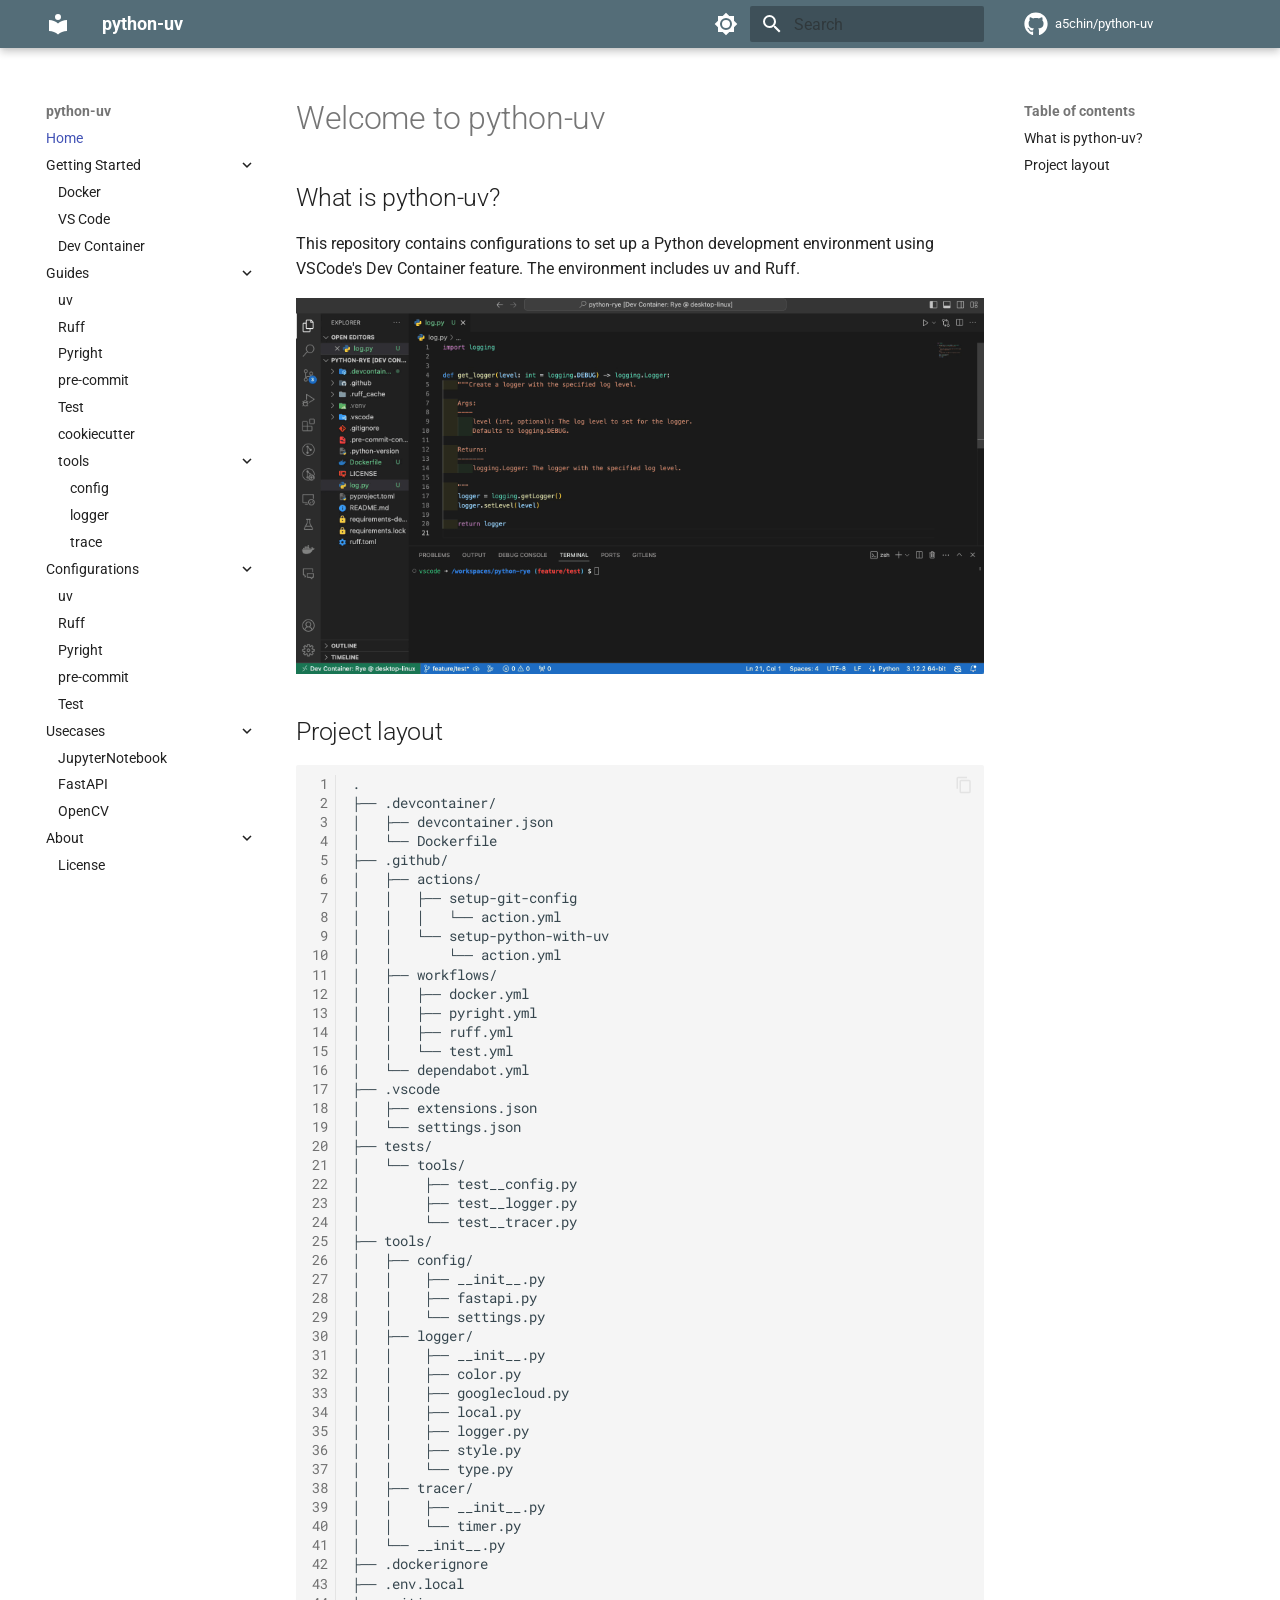
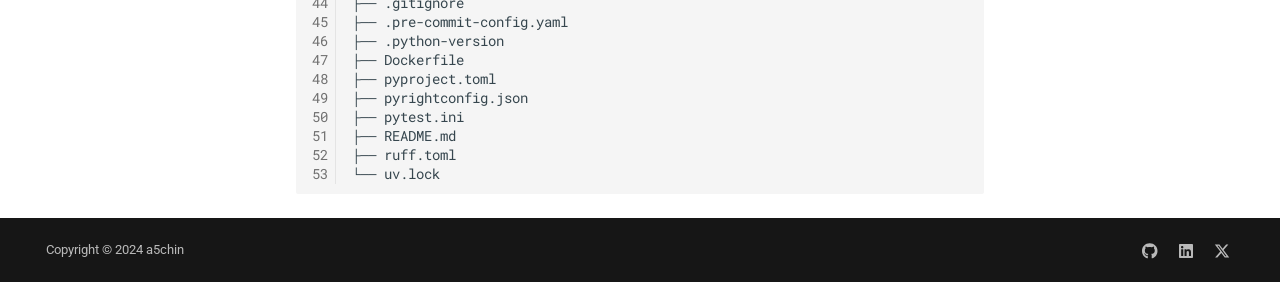
<file: index.html>
<!doctype html>
<html lang="en" class="no-js">
  <head>
    
      <meta charset="utf-8">
      <meta name="viewport" content="width=device-width,initial-scale=1">
      
      
      
        <link rel="canonical" href="https://a5chin.github.io/a5chin/">
      
      
      
        <link rel="next" href="getting-started/">
      
      
      <link rel="icon" href="assets/images/favicon.png">
      <meta name="generator" content="mkdocs-1.6.1, mkdocs-material-9.6.11">
    
    
      
        <title>python-uv</title>
      
    
    
      <link rel="stylesheet" href="assets/stylesheets/main.4af4bdda.min.css">
      
        
        <link rel="stylesheet" href="assets/stylesheets/palette.06af60db.min.css">
      
      


    
    
      
    
    
      
        
        
        <link rel="preconnect" href="https://fonts.gstatic.com" crossorigin>
        <link rel="stylesheet" href="https://fonts.googleapis.com/css?family=Roboto:300,300i,400,400i,700,700i%7CRoboto+Mono:400,400i,700,700i&display=fallback">
        <style>:root{--md-text-font:"Roboto";--md-code-font:"Roboto Mono"}</style>
      
    
    
      <link rel="stylesheet" href="stylesheets/extra.css">
    
    <script>__md_scope=new URL(".",location),__md_hash=e=>[...e].reduce(((e,_)=>(e<<5)-e+_.charCodeAt(0)),0),__md_get=(e,_=localStorage,t=__md_scope)=>JSON.parse(_.getItem(t.pathname+"."+e)),__md_set=(e,_,t=localStorage,a=__md_scope)=>{try{t.setItem(a.pathname+"."+e,JSON.stringify(_))}catch(e){}}</script>
    
      

    
    
    
  </head>
  
  
    
    
      
    
    
    
    
    <body dir="ltr" data-md-color-scheme="light" data-md-color-primary="blue-grey" data-md-color-accent="indigo">
  
    
    <input class="md-toggle" data-md-toggle="drawer" type="checkbox" id="__drawer" autocomplete="off">
    <input class="md-toggle" data-md-toggle="search" type="checkbox" id="__search" autocomplete="off">
    <label class="md-overlay" for="__drawer"></label>
    <div data-md-component="skip">
      
        
        <a href="#welcome-to-python-uv" class="md-skip">
          Skip to content
        </a>
      
    </div>
    <div data-md-component="announce">
      
    </div>
    
    
      

  

<header class="md-header md-header--shadow" data-md-component="header">
  <nav class="md-header__inner md-grid" aria-label="Header">
    <a href="." title="python-uv" class="md-header__button md-logo" aria-label="python-uv" data-md-component="logo">
      
  
  <svg xmlns="http://www.w3.org/2000/svg" viewBox="0 0 24 24"><path d="M12 8a3 3 0 0 0 3-3 3 3 0 0 0-3-3 3 3 0 0 0-3 3 3 3 0 0 0 3 3m0 3.54C9.64 9.35 6.5 8 3 8v11c3.5 0 6.64 1.35 9 3.54 2.36-2.19 5.5-3.54 9-3.54V8c-3.5 0-6.64 1.35-9 3.54"/></svg>

    </a>
    <label class="md-header__button md-icon" for="__drawer">
      
      <svg xmlns="http://www.w3.org/2000/svg" viewBox="0 0 24 24"><path d="M3 6h18v2H3zm0 5h18v2H3zm0 5h18v2H3z"/></svg>
    </label>
    <div class="md-header__title" data-md-component="header-title">
      <div class="md-header__ellipsis">
        <div class="md-header__topic">
          <span class="md-ellipsis">
            python-uv
          </span>
        </div>
        <div class="md-header__topic" data-md-component="header-topic">
          <span class="md-ellipsis">
            
              Home
            
          </span>
        </div>
      </div>
    </div>
    
      
        <form class="md-header__option" data-md-component="palette">
  
    
    
    
    <input class="md-option" data-md-color-media="(prefers-color-scheme: light)" data-md-color-scheme="light" data-md-color-primary="blue-grey" data-md-color-accent="indigo"  aria-label="Switch to dark mode"  type="radio" name="__palette" id="__palette_0">
    
      <label class="md-header__button md-icon" title="Switch to dark mode" for="__palette_1" hidden>
        <svg xmlns="http://www.w3.org/2000/svg" viewBox="0 0 24 24"><path d="M12 8a4 4 0 0 0-4 4 4 4 0 0 0 4 4 4 4 0 0 0 4-4 4 4 0 0 0-4-4m0 10a6 6 0 0 1-6-6 6 6 0 0 1 6-6 6 6 0 0 1 6 6 6 6 0 0 1-6 6m8-9.31V4h-4.69L12 .69 8.69 4H4v4.69L.69 12 4 15.31V20h4.69L12 23.31 15.31 20H20v-4.69L23.31 12z"/></svg>
      </label>
    
  
    
    
    
    <input class="md-option" data-md-color-media="(prefers-color-scheme: dark)" data-md-color-scheme="slate" data-md-color-primary="blue-grey" data-md-color-accent="indigo"  aria-label="Switch to light mode"  type="radio" name="__palette" id="__palette_1">
    
      <label class="md-header__button md-icon" title="Switch to light mode" for="__palette_0" hidden>
        <svg xmlns="http://www.w3.org/2000/svg" viewBox="0 0 24 24"><path d="M12 18c-.89 0-1.74-.2-2.5-.55C11.56 16.5 13 14.42 13 12s-1.44-4.5-3.5-5.45C10.26 6.2 11.11 6 12 6a6 6 0 0 1 6 6 6 6 0 0 1-6 6m8-9.31V4h-4.69L12 .69 8.69 4H4v4.69L.69 12 4 15.31V20h4.69L12 23.31 15.31 20H20v-4.69L23.31 12z"/></svg>
      </label>
    
  
</form>
      
    
    
      <script>var palette=__md_get("__palette");if(palette&&palette.color){if("(prefers-color-scheme)"===palette.color.media){var media=matchMedia("(prefers-color-scheme: light)"),input=document.querySelector(media.matches?"[data-md-color-media='(prefers-color-scheme: light)']":"[data-md-color-media='(prefers-color-scheme: dark)']");palette.color.media=input.getAttribute("data-md-color-media"),palette.color.scheme=input.getAttribute("data-md-color-scheme"),palette.color.primary=input.getAttribute("data-md-color-primary"),palette.color.accent=input.getAttribute("data-md-color-accent")}for(var[key,value]of Object.entries(palette.color))document.body.setAttribute("data-md-color-"+key,value)}</script>
    
    
    
      
      
        <label class="md-header__button md-icon" for="__search">
          
          <svg xmlns="http://www.w3.org/2000/svg" viewBox="0 0 24 24"><path d="M9.5 3A6.5 6.5 0 0 1 16 9.5c0 1.61-.59 3.09-1.56 4.23l.27.27h.79l5 5-1.5 1.5-5-5v-.79l-.27-.27A6.52 6.52 0 0 1 9.5 16 6.5 6.5 0 0 1 3 9.5 6.5 6.5 0 0 1 9.5 3m0 2C7 5 5 7 5 9.5S7 14 9.5 14 14 12 14 9.5 12 5 9.5 5"/></svg>
        </label>
        <div class="md-search" data-md-component="search" role="dialog">
  <label class="md-search__overlay" for="__search"></label>
  <div class="md-search__inner" role="search">
    <form class="md-search__form" name="search">
      <input type="text" class="md-search__input" name="query" aria-label="Search" placeholder="Search" autocapitalize="off" autocorrect="off" autocomplete="off" spellcheck="false" data-md-component="search-query" required>
      <label class="md-search__icon md-icon" for="__search">
        
        <svg xmlns="http://www.w3.org/2000/svg" viewBox="0 0 24 24"><path d="M9.5 3A6.5 6.5 0 0 1 16 9.5c0 1.61-.59 3.09-1.56 4.23l.27.27h.79l5 5-1.5 1.5-5-5v-.79l-.27-.27A6.52 6.52 0 0 1 9.5 16 6.5 6.5 0 0 1 3 9.5 6.5 6.5 0 0 1 9.5 3m0 2C7 5 5 7 5 9.5S7 14 9.5 14 14 12 14 9.5 12 5 9.5 5"/></svg>
        
        <svg xmlns="http://www.w3.org/2000/svg" viewBox="0 0 24 24"><path d="M20 11v2H8l5.5 5.5-1.42 1.42L4.16 12l7.92-7.92L13.5 5.5 8 11z"/></svg>
      </label>
      <nav class="md-search__options" aria-label="Search">
        
        <button type="reset" class="md-search__icon md-icon" title="Clear" aria-label="Clear" tabindex="-1">
          
          <svg xmlns="http://www.w3.org/2000/svg" viewBox="0 0 24 24"><path d="M19 6.41 17.59 5 12 10.59 6.41 5 5 6.41 10.59 12 5 17.59 6.41 19 12 13.41 17.59 19 19 17.59 13.41 12z"/></svg>
        </button>
      </nav>
      
    </form>
    <div class="md-search__output">
      <div class="md-search__scrollwrap" tabindex="0" data-md-scrollfix>
        <div class="md-search-result" data-md-component="search-result">
          <div class="md-search-result__meta">
            Initializing search
          </div>
          <ol class="md-search-result__list" role="presentation"></ol>
        </div>
      </div>
    </div>
  </div>
</div>
      
    
    
      <div class="md-header__source">
        <a href="https://github.com/a5chin/python-uv" title="Go to repository" class="md-source" data-md-component="source">
  <div class="md-source__icon md-icon">
    
    <svg xmlns="http://www.w3.org/2000/svg" viewBox="0 0 496 512"><!--! Font Awesome Free 6.7.2 by @fontawesome - https://fontawesome.com License - https://fontawesome.com/license/free (Icons: CC BY 4.0, Fonts: SIL OFL 1.1, Code: MIT License) Copyright 2024 Fonticons, Inc.--><path d="M165.9 397.4c0 2-2.3 3.6-5.2 3.6-3.3.3-5.6-1.3-5.6-3.6 0-2 2.3-3.6 5.2-3.6 3-.3 5.6 1.3 5.6 3.6m-31.1-4.5c-.7 2 1.3 4.3 4.3 4.9 2.6 1 5.6 0 6.2-2s-1.3-4.3-4.3-5.2c-2.6-.7-5.5.3-6.2 2.3m44.2-1.7c-2.9.7-4.9 2.6-4.6 4.9.3 2 2.9 3.3 5.9 2.6 2.9-.7 4.9-2.6 4.6-4.6-.3-1.9-3-3.2-5.9-2.9M244.8 8C106.1 8 0 113.3 0 252c0 110.9 69.8 205.8 169.5 239.2 12.8 2.3 17.3-5.6 17.3-12.1 0-6.2-.3-40.4-.3-61.4 0 0-70 15-84.7-29.8 0 0-11.4-29.1-27.8-36.6 0 0-22.9-15.7 1.6-15.4 0 0 24.9 2 38.6 25.8 21.9 38.6 58.6 27.5 72.9 20.9 2.3-16 8.8-27.1 16-33.7-55.9-6.2-112.3-14.3-112.3-110.5 0-27.5 7.6-41.3 23.6-58.9-2.6-6.5-11.1-33.3 2.6-67.9 20.9-6.5 69 27 69 27 20-5.6 41.5-8.5 62.8-8.5s42.8 2.9 62.8 8.5c0 0 48.1-33.6 69-27 13.7 34.7 5.2 61.4 2.6 67.9 16 17.7 25.8 31.5 25.8 58.9 0 96.5-58.9 104.2-114.8 110.5 9.2 7.9 17 22.9 17 46.4 0 33.7-.3 75.4-.3 83.6 0 6.5 4.6 14.4 17.3 12.1C428.2 457.8 496 362.9 496 252 496 113.3 383.5 8 244.8 8M97.2 352.9c-1.3 1-1 3.3.7 5.2 1.6 1.6 3.9 2.3 5.2 1 1.3-1 1-3.3-.7-5.2-1.6-1.6-3.9-2.3-5.2-1m-10.8-8.1c-.7 1.3.3 2.9 2.3 3.9 1.6 1 3.6.7 4.3-.7.7-1.3-.3-2.9-2.3-3.9-2-.6-3.6-.3-4.3.7m32.4 35.6c-1.6 1.3-1 4.3 1.3 6.2 2.3 2.3 5.2 2.6 6.5 1 1.3-1.3.7-4.3-1.3-6.2-2.2-2.3-5.2-2.6-6.5-1m-11.4-14.7c-1.6 1-1.6 3.6 0 5.9s4.3 3.3 5.6 2.3c1.6-1.3 1.6-3.9 0-6.2-1.4-2.3-4-3.3-5.6-2"/></svg>
  </div>
  <div class="md-source__repository">
    a5chin/python-uv
  </div>
</a>
      </div>
    
  </nav>
  
</header>
    
    <div class="md-container" data-md-component="container">
      
      
        
          
        
      
      <main class="md-main" data-md-component="main">
        <div class="md-main__inner md-grid">
          
            
              
              <div class="md-sidebar md-sidebar--primary" data-md-component="sidebar" data-md-type="navigation" >
                <div class="md-sidebar__scrollwrap">
                  <div class="md-sidebar__inner">
                    



<nav class="md-nav md-nav--primary" aria-label="Navigation" data-md-level="0">
  <label class="md-nav__title" for="__drawer">
    <a href="." title="python-uv" class="md-nav__button md-logo" aria-label="python-uv" data-md-component="logo">
      
  
  <svg xmlns="http://www.w3.org/2000/svg" viewBox="0 0 24 24"><path d="M12 8a3 3 0 0 0 3-3 3 3 0 0 0-3-3 3 3 0 0 0-3 3 3 3 0 0 0 3 3m0 3.54C9.64 9.35 6.5 8 3 8v11c3.5 0 6.64 1.35 9 3.54 2.36-2.19 5.5-3.54 9-3.54V8c-3.5 0-6.64 1.35-9 3.54"/></svg>

    </a>
    python-uv
  </label>
  
    <div class="md-nav__source">
      <a href="https://github.com/a5chin/python-uv" title="Go to repository" class="md-source" data-md-component="source">
  <div class="md-source__icon md-icon">
    
    <svg xmlns="http://www.w3.org/2000/svg" viewBox="0 0 496 512"><!--! Font Awesome Free 6.7.2 by @fontawesome - https://fontawesome.com License - https://fontawesome.com/license/free (Icons: CC BY 4.0, Fonts: SIL OFL 1.1, Code: MIT License) Copyright 2024 Fonticons, Inc.--><path d="M165.9 397.4c0 2-2.3 3.6-5.2 3.6-3.3.3-5.6-1.3-5.6-3.6 0-2 2.3-3.6 5.2-3.6 3-.3 5.6 1.3 5.6 3.6m-31.1-4.5c-.7 2 1.3 4.3 4.3 4.9 2.6 1 5.6 0 6.2-2s-1.3-4.3-4.3-5.2c-2.6-.7-5.5.3-6.2 2.3m44.2-1.7c-2.9.7-4.9 2.6-4.6 4.9.3 2 2.9 3.3 5.9 2.6 2.9-.7 4.9-2.6 4.6-4.6-.3-1.9-3-3.2-5.9-2.9M244.8 8C106.1 8 0 113.3 0 252c0 110.9 69.8 205.8 169.5 239.2 12.8 2.3 17.3-5.6 17.3-12.1 0-6.2-.3-40.4-.3-61.4 0 0-70 15-84.7-29.8 0 0-11.4-29.1-27.8-36.6 0 0-22.9-15.7 1.6-15.4 0 0 24.9 2 38.6 25.8 21.9 38.6 58.6 27.5 72.9 20.9 2.3-16 8.8-27.1 16-33.7-55.9-6.2-112.3-14.3-112.3-110.5 0-27.5 7.6-41.3 23.6-58.9-2.6-6.5-11.1-33.3 2.6-67.9 20.9-6.5 69 27 69 27 20-5.6 41.5-8.5 62.8-8.5s42.8 2.9 62.8 8.5c0 0 48.1-33.6 69-27 13.7 34.7 5.2 61.4 2.6 67.9 16 17.7 25.8 31.5 25.8 58.9 0 96.5-58.9 104.2-114.8 110.5 9.2 7.9 17 22.9 17 46.4 0 33.7-.3 75.4-.3 83.6 0 6.5 4.6 14.4 17.3 12.1C428.2 457.8 496 362.9 496 252 496 113.3 383.5 8 244.8 8M97.2 352.9c-1.3 1-1 3.3.7 5.2 1.6 1.6 3.9 2.3 5.2 1 1.3-1 1-3.3-.7-5.2-1.6-1.6-3.9-2.3-5.2-1m-10.8-8.1c-.7 1.3.3 2.9 2.3 3.9 1.6 1 3.6.7 4.3-.7.7-1.3-.3-2.9-2.3-3.9-2-.6-3.6-.3-4.3.7m32.4 35.6c-1.6 1.3-1 4.3 1.3 6.2 2.3 2.3 5.2 2.6 6.5 1 1.3-1.3.7-4.3-1.3-6.2-2.2-2.3-5.2-2.6-6.5-1m-11.4-14.7c-1.6 1-1.6 3.6 0 5.9s4.3 3.3 5.6 2.3c1.6-1.3 1.6-3.9 0-6.2-1.4-2.3-4-3.3-5.6-2"/></svg>
  </div>
  <div class="md-source__repository">
    a5chin/python-uv
  </div>
</a>
    </div>
  
  <ul class="md-nav__list" data-md-scrollfix>
    
      
      
  
  
    
  
  
  
    <li class="md-nav__item md-nav__item--active">
      
      <input class="md-nav__toggle md-toggle" type="checkbox" id="__toc">
      
      
        
      
      
        <label class="md-nav__link md-nav__link--active" for="__toc">
          
  
  
  <span class="md-ellipsis">
    Home
    
  </span>
  

          <span class="md-nav__icon md-icon"></span>
        </label>
      
      <a href="." class="md-nav__link md-nav__link--active">
        
  
  
  <span class="md-ellipsis">
    Home
    
  </span>
  

      </a>
      
        

<nav class="md-nav md-nav--secondary" aria-label="Table of contents">
  
  
  
    
  
  
    <label class="md-nav__title" for="__toc">
      <span class="md-nav__icon md-icon"></span>
      Table of contents
    </label>
    <ul class="md-nav__list" data-md-component="toc" data-md-scrollfix>
      
        <li class="md-nav__item">
  <a href="#what-is-python-uv" class="md-nav__link">
    <span class="md-ellipsis">
      What is python-uv?
    </span>
  </a>
  
</li>
      
        <li class="md-nav__item">
  <a href="#project-layout" class="md-nav__link">
    <span class="md-ellipsis">
      Project layout
    </span>
  </a>
  
</li>
      
    </ul>
  
</nav>
      
    </li>
  

    
      
      
  
  
  
  
    
    
      
        
          
        
      
        
      
        
      
        
      
    
    
    
    
    <li class="md-nav__item md-nav__item--nested">
      
        
        
          
        
        <input class="md-nav__toggle md-toggle md-toggle--indeterminate" type="checkbox" id="__nav_2" >
        
          
          <div class="md-nav__link md-nav__container">
            <a href="getting-started/" class="md-nav__link ">
              
  
  
  <span class="md-ellipsis">
    Getting Started
    
  </span>
  

            </a>
            
              
              <label class="md-nav__link " for="__nav_2" id="__nav_2_label" tabindex="0">
                <span class="md-nav__icon md-icon"></span>
              </label>
            
          </div>
        
        <nav class="md-nav" data-md-level="1" aria-labelledby="__nav_2_label" aria-expanded="false">
          <label class="md-nav__title" for="__nav_2">
            <span class="md-nav__icon md-icon"></span>
            Getting Started
          </label>
          <ul class="md-nav__list" data-md-scrollfix>
            
              
            
              
                
  
  
  
  
    <li class="md-nav__item">
      <a href="getting-started/docker/" class="md-nav__link">
        
  
  
  <span class="md-ellipsis">
    Docker
    
  </span>
  

      </a>
    </li>
  

              
            
              
                
  
  
  
  
    <li class="md-nav__item">
      <a href="getting-started/vscode/" class="md-nav__link">
        
  
  
  <span class="md-ellipsis">
    VS Code
    
  </span>
  

      </a>
    </li>
  

              
            
              
                
  
  
  
  
    <li class="md-nav__item">
      <a href="getting-started/devcontainer/" class="md-nav__link">
        
  
  
  <span class="md-ellipsis">
    Dev Container
    
  </span>
  

      </a>
    </li>
  

              
            
          </ul>
        </nav>
      
    </li>
  

    
      
      
  
  
  
  
    
    
      
        
          
        
      
        
      
        
      
        
      
        
      
        
      
        
      
        
      
    
    
    
    
    <li class="md-nav__item md-nav__item--nested">
      
        
        
          
        
        <input class="md-nav__toggle md-toggle md-toggle--indeterminate" type="checkbox" id="__nav_3" >
        
          
          <div class="md-nav__link md-nav__container">
            <a href="guides/" class="md-nav__link ">
              
  
  
  <span class="md-ellipsis">
    Guides
    
  </span>
  

            </a>
            
              
              <label class="md-nav__link " for="__nav_3" id="__nav_3_label" tabindex="0">
                <span class="md-nav__icon md-icon"></span>
              </label>
            
          </div>
        
        <nav class="md-nav" data-md-level="1" aria-labelledby="__nav_3_label" aria-expanded="false">
          <label class="md-nav__title" for="__nav_3">
            <span class="md-nav__icon md-icon"></span>
            Guides
          </label>
          <ul class="md-nav__list" data-md-scrollfix>
            
              
            
              
                
  
  
  
  
    <li class="md-nav__item">
      <a href="guides/uv/" class="md-nav__link">
        
  
  
  <span class="md-ellipsis">
    uv
    
  </span>
  

      </a>
    </li>
  

              
            
              
                
  
  
  
  
    <li class="md-nav__item">
      <a href="guides/ruff/" class="md-nav__link">
        
  
  
  <span class="md-ellipsis">
    Ruff
    
  </span>
  

      </a>
    </li>
  

              
            
              
                
  
  
  
  
    <li class="md-nav__item">
      <a href="guides/pyright/" class="md-nav__link">
        
  
  
  <span class="md-ellipsis">
    Pyright
    
  </span>
  

      </a>
    </li>
  

              
            
              
                
  
  
  
  
    <li class="md-nav__item">
      <a href="guides/pre-commit/" class="md-nav__link">
        
  
  
  <span class="md-ellipsis">
    pre-commit
    
  </span>
  

      </a>
    </li>
  

              
            
              
                
  
  
  
  
    <li class="md-nav__item">
      <a href="guides/test/" class="md-nav__link">
        
  
  
  <span class="md-ellipsis">
    Test
    
  </span>
  

      </a>
    </li>
  

              
            
              
                
  
  
  
  
    <li class="md-nav__item">
      <a href="guides/cookiecutter/" class="md-nav__link">
        
  
  
  <span class="md-ellipsis">
    cookiecutter
    
  </span>
  

      </a>
    </li>
  

              
            
              
                
  
  
  
  
    
    
      
        
          
        
      
        
      
        
      
        
      
    
    
    
    
    <li class="md-nav__item md-nav__item--nested">
      
        
        
          
        
        <input class="md-nav__toggle md-toggle md-toggle--indeterminate" type="checkbox" id="__nav_3_8" >
        
          
          <div class="md-nav__link md-nav__container">
            <a href="guides/tools/" class="md-nav__link ">
              
  
  
  <span class="md-ellipsis">
    tools
    
  </span>
  

            </a>
            
              
              <label class="md-nav__link " for="__nav_3_8" id="__nav_3_8_label" tabindex="0">
                <span class="md-nav__icon md-icon"></span>
              </label>
            
          </div>
        
        <nav class="md-nav" data-md-level="2" aria-labelledby="__nav_3_8_label" aria-expanded="false">
          <label class="md-nav__title" for="__nav_3_8">
            <span class="md-nav__icon md-icon"></span>
            tools
          </label>
          <ul class="md-nav__list" data-md-scrollfix>
            
              
            
              
                
  
  
  
  
    <li class="md-nav__item">
      <a href="guides/tools/config/" class="md-nav__link">
        
  
  
  <span class="md-ellipsis">
    config
    
  </span>
  

      </a>
    </li>
  

              
            
              
                
  
  
  
  
    <li class="md-nav__item">
      <a href="guides/tools/logger/" class="md-nav__link">
        
  
  
  <span class="md-ellipsis">
    logger
    
  </span>
  

      </a>
    </li>
  

              
            
              
                
  
  
  
  
    <li class="md-nav__item">
      <a href="guides/tools/tracer/" class="md-nav__link">
        
  
  
  <span class="md-ellipsis">
    trace
    
  </span>
  

      </a>
    </li>
  

              
            
          </ul>
        </nav>
      
    </li>
  

              
            
          </ul>
        </nav>
      
    </li>
  

    
      
      
  
  
  
  
    
    
      
        
          
        
      
        
      
        
      
        
      
        
      
        
      
    
    
    
    
    <li class="md-nav__item md-nav__item--nested">
      
        
        
          
        
        <input class="md-nav__toggle md-toggle md-toggle--indeterminate" type="checkbox" id="__nav_4" >
        
          
          <div class="md-nav__link md-nav__container">
            <a href="configurations/" class="md-nav__link ">
              
  
  
  <span class="md-ellipsis">
    Configurations
    
  </span>
  

            </a>
            
              
              <label class="md-nav__link " for="__nav_4" id="__nav_4_label" tabindex="0">
                <span class="md-nav__icon md-icon"></span>
              </label>
            
          </div>
        
        <nav class="md-nav" data-md-level="1" aria-labelledby="__nav_4_label" aria-expanded="false">
          <label class="md-nav__title" for="__nav_4">
            <span class="md-nav__icon md-icon"></span>
            Configurations
          </label>
          <ul class="md-nav__list" data-md-scrollfix>
            
              
            
              
                
  
  
  
  
    <li class="md-nav__item">
      <a href="configurations/uv/" class="md-nav__link">
        
  
  
  <span class="md-ellipsis">
    uv
    
  </span>
  

      </a>
    </li>
  

              
            
              
                
  
  
  
  
    <li class="md-nav__item">
      <a href="configurations/ruff/" class="md-nav__link">
        
  
  
  <span class="md-ellipsis">
    Ruff
    
  </span>
  

      </a>
    </li>
  

              
            
              
                
  
  
  
  
    <li class="md-nav__item">
      <a href="configurations/pyright/" class="md-nav__link">
        
  
  
  <span class="md-ellipsis">
    Pyright
    
  </span>
  

      </a>
    </li>
  

              
            
              
                
  
  
  
  
    <li class="md-nav__item">
      <a href="configurations/pre-commit/" class="md-nav__link">
        
  
  
  <span class="md-ellipsis">
    pre-commit
    
  </span>
  

      </a>
    </li>
  

              
            
              
                
  
  
  
  
    <li class="md-nav__item">
      <a href="configurations/test/" class="md-nav__link">
        
  
  
  <span class="md-ellipsis">
    Test
    
  </span>
  

      </a>
    </li>
  

              
            
          </ul>
        </nav>
      
    </li>
  

    
      
      
  
  
  
  
    
    
      
        
          
        
      
        
      
        
      
        
      
    
    
    
    
    <li class="md-nav__item md-nav__item--nested">
      
        
        
          
        
        <input class="md-nav__toggle md-toggle md-toggle--indeterminate" type="checkbox" id="__nav_5" >
        
          
          <div class="md-nav__link md-nav__container">
            <a href="usecases/" class="md-nav__link ">
              
  
  
  <span class="md-ellipsis">
    Usecases
    
  </span>
  

            </a>
            
              
              <label class="md-nav__link " for="__nav_5" id="__nav_5_label" tabindex="0">
                <span class="md-nav__icon md-icon"></span>
              </label>
            
          </div>
        
        <nav class="md-nav" data-md-level="1" aria-labelledby="__nav_5_label" aria-expanded="false">
          <label class="md-nav__title" for="__nav_5">
            <span class="md-nav__icon md-icon"></span>
            Usecases
          </label>
          <ul class="md-nav__list" data-md-scrollfix>
            
              
            
              
                
  
  
  
  
    <li class="md-nav__item">
      <a href="usecases/jupyter/" class="md-nav__link">
        
  
  
  <span class="md-ellipsis">
    JupyterNotebook
    
  </span>
  

      </a>
    </li>
  

              
            
              
                
  
  
  
  
    <li class="md-nav__item">
      <a href="usecases/fastapi/" class="md-nav__link">
        
  
  
  <span class="md-ellipsis">
    FastAPI
    
  </span>
  

      </a>
    </li>
  

              
            
              
                
  
  
  
  
    <li class="md-nav__item">
      <a href="usecases/opencv/" class="md-nav__link">
        
  
  
  <span class="md-ellipsis">
    OpenCV
    
  </span>
  

      </a>
    </li>
  

              
            
          </ul>
        </nav>
      
    </li>
  

    
      
      
  
  
  
  
    
    
      
        
      
    
    
    
    
    <li class="md-nav__item md-nav__item--nested">
      
        
        
          
        
        <input class="md-nav__toggle md-toggle md-toggle--indeterminate" type="checkbox" id="__nav_6" >
        
          
          <label class="md-nav__link" for="__nav_6" id="__nav_6_label" tabindex="0">
            
  
  
  <span class="md-ellipsis">
    About
    
  </span>
  

            <span class="md-nav__icon md-icon"></span>
          </label>
        
        <nav class="md-nav" data-md-level="1" aria-labelledby="__nav_6_label" aria-expanded="false">
          <label class="md-nav__title" for="__nav_6">
            <span class="md-nav__icon md-icon"></span>
            About
          </label>
          <ul class="md-nav__list" data-md-scrollfix>
            
              
                
  
  
  
  
    <li class="md-nav__item">
      <a href="about/license/" class="md-nav__link">
        
  
  
  <span class="md-ellipsis">
    License
    
  </span>
  

      </a>
    </li>
  

              
            
          </ul>
        </nav>
      
    </li>
  

    
  </ul>
</nav>
                  </div>
                </div>
              </div>
            
            
              
              <div class="md-sidebar md-sidebar--secondary" data-md-component="sidebar" data-md-type="toc" >
                <div class="md-sidebar__scrollwrap">
                  <div class="md-sidebar__inner">
                    

<nav class="md-nav md-nav--secondary" aria-label="Table of contents">
  
  
  
    
  
  
    <label class="md-nav__title" for="__toc">
      <span class="md-nav__icon md-icon"></span>
      Table of contents
    </label>
    <ul class="md-nav__list" data-md-component="toc" data-md-scrollfix>
      
        <li class="md-nav__item">
  <a href="#what-is-python-uv" class="md-nav__link">
    <span class="md-ellipsis">
      What is python-uv?
    </span>
  </a>
  
</li>
      
        <li class="md-nav__item">
  <a href="#project-layout" class="md-nav__link">
    <span class="md-ellipsis">
      Project layout
    </span>
  </a>
  
</li>
      
    </ul>
  
</nav>
                  </div>
                </div>
              </div>
            
          
          
            <div class="md-content" data-md-component="content">
              <article class="md-content__inner md-typeset">
                
                  


  
  


<h1 id="welcome-to-python-uv">Welcome to python-uv</h1>
<h2 id="what-is-python-uv">What is python-uv?</h2>
<p>This repository contains configurations to set up a Python development environment using VSCode's Dev Container feature.
The environment includes uv and Ruff.</p>
<p><img align="center" src="img/ruff.gif"></p>
<h2 id="project-layout">Project layout</h2>
<div class="highlight"><table class="highlighttable"><tr><td class="linenos"><div class="linenodiv"><pre><span></span><span class="normal"> 1</span>
<span class="normal"> 2</span>
<span class="normal"> 3</span>
<span class="normal"> 4</span>
<span class="normal"> 5</span>
<span class="normal"> 6</span>
<span class="normal"> 7</span>
<span class="normal"> 8</span>
<span class="normal"> 9</span>
<span class="normal">10</span>
<span class="normal">11</span>
<span class="normal">12</span>
<span class="normal">13</span>
<span class="normal">14</span>
<span class="normal">15</span>
<span class="normal">16</span>
<span class="normal">17</span>
<span class="normal">18</span>
<span class="normal">19</span>
<span class="normal">20</span>
<span class="normal">21</span>
<span class="normal">22</span>
<span class="normal">23</span>
<span class="normal">24</span>
<span class="normal">25</span>
<span class="normal">26</span>
<span class="normal">27</span>
<span class="normal">28</span>
<span class="normal">29</span>
<span class="normal">30</span>
<span class="normal">31</span>
<span class="normal">32</span>
<span class="normal">33</span>
<span class="normal">34</span>
<span class="normal">35</span>
<span class="normal">36</span>
<span class="normal">37</span>
<span class="normal">38</span>
<span class="normal">39</span>
<span class="normal">40</span>
<span class="normal">41</span>
<span class="normal">42</span>
<span class="normal">43</span>
<span class="normal">44</span>
<span class="normal">45</span>
<span class="normal">46</span>
<span class="normal">47</span>
<span class="normal">48</span>
<span class="normal">49</span>
<span class="normal">50</span>
<span class="normal">51</span>
<span class="normal">52</span>
<span class="normal">53</span></pre></div></td><td class="code"><div><pre><span></span><code>.
├── .devcontainer/
│   ├── devcontainer.json
│   └── Dockerfile
├── .github/
│   ├── actions/
│   │   ├── setup-git-config
│   │   │   └── action.yml
│   │   └── setup-python-with-uv
│   │       └── action.yml
│   ├── workflows/
│   │   ├── docker.yml
│   │   ├── pyright.yml
│   │   ├── ruff.yml
│   │   └── test.yml
│   └── dependabot.yml
├── .vscode
│   ├── extensions.json
│   └── settings.json
├── tests/
│   └── tools/
│        ├── test__config.py
│        ├── test__logger.py
│        └── test__tracer.py
├── tools/
│   ├── config/
│   │    ├── __init__.py
│   │    ├── fastapi.py
│   │    └── settings.py
│   ├── logger/
│   │    ├── __init__.py
│   │    ├── color.py
│   │    ├── googlecloud.py
│   │    ├── local.py
│   │    ├── logger.py
│   │    ├── style.py
│   │    └── type.py
│   ├── tracer/
│   │    ├── __init__.py
│   │    └── timer.py
│   └── __init__.py
├── .dockerignore
├── .env.local
├── .gitignore
├── .pre-commit-config.yaml
├── .python-version
├── Dockerfile
├── pyproject.toml
├── pyrightconfig.json
├── pytest.ini
├── README.md
├── ruff.toml
└── uv.lock
</code></pre></div></td></tr></table></div>












                
              </article>
            </div>
          
          
<script>var target=document.getElementById(location.hash.slice(1));target&&target.name&&(target.checked=target.name.startsWith("__tabbed_"))</script>
        </div>
        
          <button type="button" class="md-top md-icon" data-md-component="top" hidden>
  
  <svg xmlns="http://www.w3.org/2000/svg" viewBox="0 0 24 24"><path d="M13 20h-2V8l-5.5 5.5-1.42-1.42L12 4.16l7.92 7.92-1.42 1.42L13 8z"/></svg>
  Back to top
</button>
        
      </main>
      
        <footer class="md-footer">
  
  <div class="md-footer-meta md-typeset">
    <div class="md-footer-meta__inner md-grid">
      <div class="md-copyright">
  
    <div class="md-copyright__highlight">
      Copyright &copy; 2024 a5chin
    </div>
  
  
</div>
      
        <div class="md-social">
  
    
    
    
    
    <a href="https://github.com/a5chin" target="_blank" rel="noopener" title="a5chin on GitHub" class="md-social__link">
      <svg xmlns="http://www.w3.org/2000/svg" viewBox="0 0 496 512"><!--! Font Awesome Free 6.7.2 by @fontawesome - https://fontawesome.com License - https://fontawesome.com/license/free (Icons: CC BY 4.0, Fonts: SIL OFL 1.1, Code: MIT License) Copyright 2024 Fonticons, Inc.--><path d="M165.9 397.4c0 2-2.3 3.6-5.2 3.6-3.3.3-5.6-1.3-5.6-3.6 0-2 2.3-3.6 5.2-3.6 3-.3 5.6 1.3 5.6 3.6m-31.1-4.5c-.7 2 1.3 4.3 4.3 4.9 2.6 1 5.6 0 6.2-2s-1.3-4.3-4.3-5.2c-2.6-.7-5.5.3-6.2 2.3m44.2-1.7c-2.9.7-4.9 2.6-4.6 4.9.3 2 2.9 3.3 5.9 2.6 2.9-.7 4.9-2.6 4.6-4.6-.3-1.9-3-3.2-5.9-2.9M244.8 8C106.1 8 0 113.3 0 252c0 110.9 69.8 205.8 169.5 239.2 12.8 2.3 17.3-5.6 17.3-12.1 0-6.2-.3-40.4-.3-61.4 0 0-70 15-84.7-29.8 0 0-11.4-29.1-27.8-36.6 0 0-22.9-15.7 1.6-15.4 0 0 24.9 2 38.6 25.8 21.9 38.6 58.6 27.5 72.9 20.9 2.3-16 8.8-27.1 16-33.7-55.9-6.2-112.3-14.3-112.3-110.5 0-27.5 7.6-41.3 23.6-58.9-2.6-6.5-11.1-33.3 2.6-67.9 20.9-6.5 69 27 69 27 20-5.6 41.5-8.5 62.8-8.5s42.8 2.9 62.8 8.5c0 0 48.1-33.6 69-27 13.7 34.7 5.2 61.4 2.6 67.9 16 17.7 25.8 31.5 25.8 58.9 0 96.5-58.9 104.2-114.8 110.5 9.2 7.9 17 22.9 17 46.4 0 33.7-.3 75.4-.3 83.6 0 6.5 4.6 14.4 17.3 12.1C428.2 457.8 496 362.9 496 252 496 113.3 383.5 8 244.8 8M97.2 352.9c-1.3 1-1 3.3.7 5.2 1.6 1.6 3.9 2.3 5.2 1 1.3-1 1-3.3-.7-5.2-1.6-1.6-3.9-2.3-5.2-1m-10.8-8.1c-.7 1.3.3 2.9 2.3 3.9 1.6 1 3.6.7 4.3-.7.7-1.3-.3-2.9-2.3-3.9-2-.6-3.6-.3-4.3.7m32.4 35.6c-1.6 1.3-1 4.3 1.3 6.2 2.3 2.3 5.2 2.6 6.5 1 1.3-1.3.7-4.3-1.3-6.2-2.2-2.3-5.2-2.6-6.5-1m-11.4-14.7c-1.6 1-1.6 3.6 0 5.9s4.3 3.3 5.6 2.3c1.6-1.3 1.6-3.9 0-6.2-1.4-2.3-4-3.3-5.6-2"/></svg>
    </a>
  
    
    
    
    
    <a href="https://linkedin.com/in/a5chin/" target="_blank" rel="noopener" title="a5chin on LinkedIn" class="md-social__link">
      <svg xmlns="http://www.w3.org/2000/svg" viewBox="0 0 448 512"><!--! Font Awesome Free 6.7.2 by @fontawesome - https://fontawesome.com License - https://fontawesome.com/license/free (Icons: CC BY 4.0, Fonts: SIL OFL 1.1, Code: MIT License) Copyright 2024 Fonticons, Inc.--><path d="M416 32H31.9C14.3 32 0 46.5 0 64.3v383.4C0 465.5 14.3 480 31.9 480H416c17.6 0 32-14.5 32-32.3V64.3c0-17.8-14.4-32.3-32-32.3M135.4 416H69V202.2h66.5V416zm-33.2-243c-21.3 0-38.5-17.3-38.5-38.5S80.9 96 102.2 96c21.2 0 38.5 17.3 38.5 38.5 0 21.3-17.2 38.5-38.5 38.5m282.1 243h-66.4V312c0-24.8-.5-56.7-34.5-56.7-34.6 0-39.9 27-39.9 54.9V416h-66.4V202.2h63.7v29.2h.9c8.9-16.8 30.6-34.5 62.9-34.5 67.2 0 79.7 44.3 79.7 101.9z"/></svg>
    </a>
  
    
    
    
    
    <a href="https://x.com/a5chin" target="_blank" rel="noopener" title="a5chin on X" class="md-social__link">
      <svg xmlns="http://www.w3.org/2000/svg" viewBox="0 0 512 512"><!--! Font Awesome Free 6.7.2 by @fontawesome - https://fontawesome.com License - https://fontawesome.com/license/free (Icons: CC BY 4.0, Fonts: SIL OFL 1.1, Code: MIT License) Copyright 2024 Fonticons, Inc.--><path d="M389.2 48h70.6L305.6 224.2 487 464H345L233.7 318.6 106.5 464H35.8l164.9-188.5L26.8 48h145.6l100.5 132.9zm-24.8 373.8h39.1L151.1 88h-42z"/></svg>
    </a>
  
</div>
      
    </div>
  </div>
</footer>
      
    </div>
    <div class="md-dialog" data-md-component="dialog">
      <div class="md-dialog__inner md-typeset"></div>
    </div>
    
    
    
      
      <script id="__config" type="application/json">{"base": ".", "features": ["content.code.copy", "navigation.expand", "navigation.indexes", "navigation.top"], "search": "assets/javascripts/workers/search.f8cc74c7.min.js", "tags": null, "translations": {"clipboard.copied": "Copied to clipboard", "clipboard.copy": "Copy to clipboard", "search.result.more.one": "1 more on this page", "search.result.more.other": "# more on this page", "search.result.none": "No matching documents", "search.result.one": "1 matching document", "search.result.other": "# matching documents", "search.result.placeholder": "Type to start searching", "search.result.term.missing": "Missing", "select.version": "Select version"}, "version": null}</script>
    
    
      <script src="assets/javascripts/bundle.c8b220af.min.js"></script>
      
    
  </body>
</html>
</file>
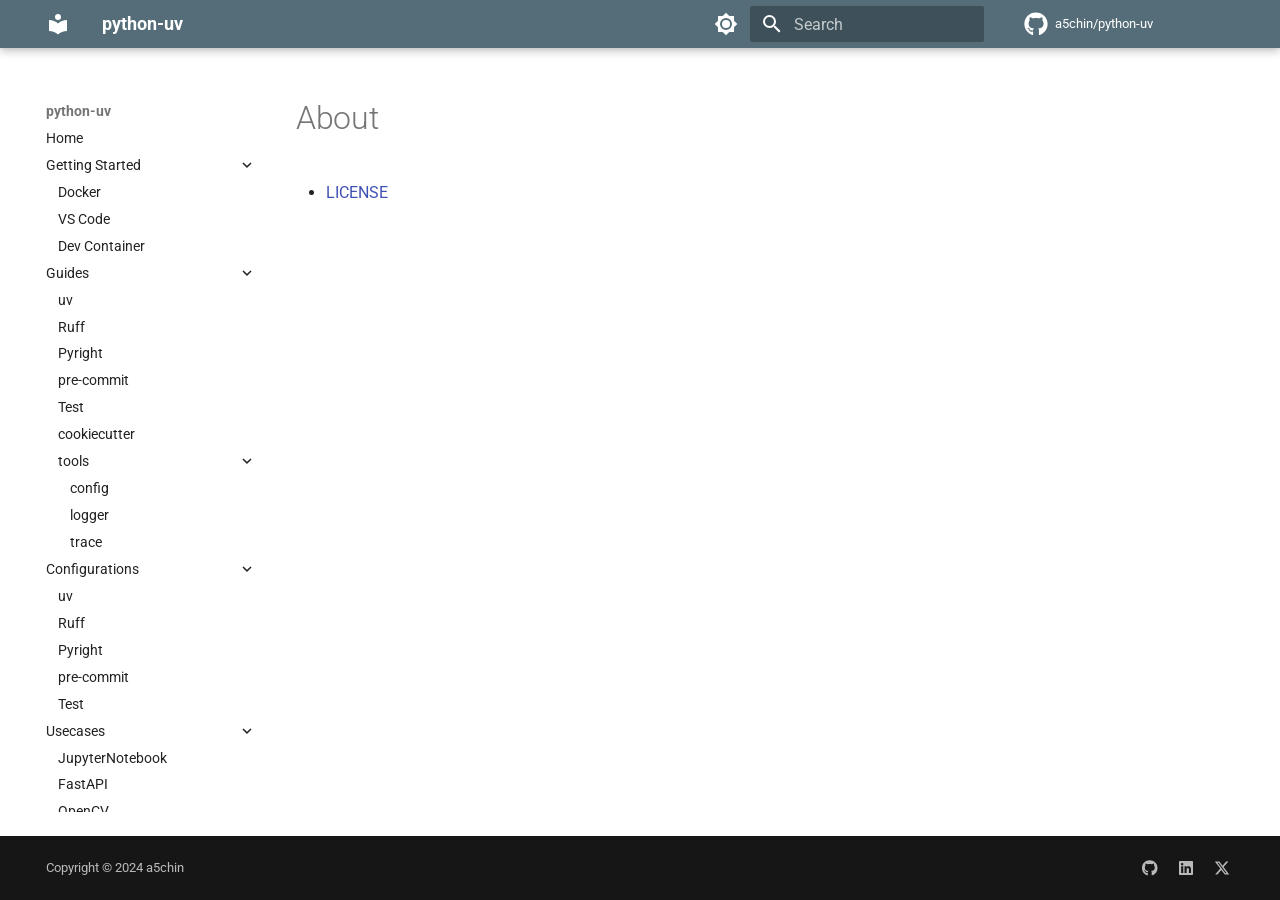
<file: about/index.html>
<!doctype html>
<html lang="en" class="no-js">
  <head>
    
      <meta charset="utf-8">
      <meta name="viewport" content="width=device-width,initial-scale=1">
      
      
      
        <link rel="canonical" href="https://a5chin.github.io/a5chin/about/">
      
      
      
      
      <link rel="icon" href="../assets/images/favicon.png">
      <meta name="generator" content="mkdocs-1.6.1, mkdocs-material-9.6.11">
    
    
      
        <title>About - python-uv</title>
      
    
    
      <link rel="stylesheet" href="../assets/stylesheets/main.4af4bdda.min.css">
      
        
        <link rel="stylesheet" href="../assets/stylesheets/palette.06af60db.min.css">
      
      


    
    
      
    
    
      
        
        
        <link rel="preconnect" href="https://fonts.gstatic.com" crossorigin>
        <link rel="stylesheet" href="https://fonts.googleapis.com/css?family=Roboto:300,300i,400,400i,700,700i%7CRoboto+Mono:400,400i,700,700i&display=fallback">
        <style>:root{--md-text-font:"Roboto";--md-code-font:"Roboto Mono"}</style>
      
    
    
      <link rel="stylesheet" href="../stylesheets/extra.css">
    
    <script>__md_scope=new URL("..",location),__md_hash=e=>[...e].reduce(((e,_)=>(e<<5)-e+_.charCodeAt(0)),0),__md_get=(e,_=localStorage,t=__md_scope)=>JSON.parse(_.getItem(t.pathname+"."+e)),__md_set=(e,_,t=localStorage,a=__md_scope)=>{try{t.setItem(a.pathname+"."+e,JSON.stringify(_))}catch(e){}}</script>
    
      

    
    
    
  </head>
  
  
    
    
      
    
    
    
    
    <body dir="ltr" data-md-color-scheme="light" data-md-color-primary="blue-grey" data-md-color-accent="indigo">
  
    
    <input class="md-toggle" data-md-toggle="drawer" type="checkbox" id="__drawer" autocomplete="off">
    <input class="md-toggle" data-md-toggle="search" type="checkbox" id="__search" autocomplete="off">
    <label class="md-overlay" for="__drawer"></label>
    <div data-md-component="skip">
      
        
        <a href="#about" class="md-skip">
          Skip to content
        </a>
      
    </div>
    <div data-md-component="announce">
      
    </div>
    
    
      

  

<header class="md-header md-header--shadow" data-md-component="header">
  <nav class="md-header__inner md-grid" aria-label="Header">
    <a href=".." title="python-uv" class="md-header__button md-logo" aria-label="python-uv" data-md-component="logo">
      
  
  <svg xmlns="http://www.w3.org/2000/svg" viewBox="0 0 24 24"><path d="M12 8a3 3 0 0 0 3-3 3 3 0 0 0-3-3 3 3 0 0 0-3 3 3 3 0 0 0 3 3m0 3.54C9.64 9.35 6.5 8 3 8v11c3.5 0 6.64 1.35 9 3.54 2.36-2.19 5.5-3.54 9-3.54V8c-3.5 0-6.64 1.35-9 3.54"/></svg>

    </a>
    <label class="md-header__button md-icon" for="__drawer">
      
      <svg xmlns="http://www.w3.org/2000/svg" viewBox="0 0 24 24"><path d="M3 6h18v2H3zm0 5h18v2H3zm0 5h18v2H3z"/></svg>
    </label>
    <div class="md-header__title" data-md-component="header-title">
      <div class="md-header__ellipsis">
        <div class="md-header__topic">
          <span class="md-ellipsis">
            python-uv
          </span>
        </div>
        <div class="md-header__topic" data-md-component="header-topic">
          <span class="md-ellipsis">
            
              About
            
          </span>
        </div>
      </div>
    </div>
    
      
        <form class="md-header__option" data-md-component="palette">
  
    
    
    
    <input class="md-option" data-md-color-media="(prefers-color-scheme: light)" data-md-color-scheme="light" data-md-color-primary="blue-grey" data-md-color-accent="indigo"  aria-label="Switch to dark mode"  type="radio" name="__palette" id="__palette_0">
    
      <label class="md-header__button md-icon" title="Switch to dark mode" for="__palette_1" hidden>
        <svg xmlns="http://www.w3.org/2000/svg" viewBox="0 0 24 24"><path d="M12 8a4 4 0 0 0-4 4 4 4 0 0 0 4 4 4 4 0 0 0 4-4 4 4 0 0 0-4-4m0 10a6 6 0 0 1-6-6 6 6 0 0 1 6-6 6 6 0 0 1 6 6 6 6 0 0 1-6 6m8-9.31V4h-4.69L12 .69 8.69 4H4v4.69L.69 12 4 15.31V20h4.69L12 23.31 15.31 20H20v-4.69L23.31 12z"/></svg>
      </label>
    
  
    
    
    
    <input class="md-option" data-md-color-media="(prefers-color-scheme: dark)" data-md-color-scheme="slate" data-md-color-primary="blue-grey" data-md-color-accent="indigo"  aria-label="Switch to light mode"  type="radio" name="__palette" id="__palette_1">
    
      <label class="md-header__button md-icon" title="Switch to light mode" for="__palette_0" hidden>
        <svg xmlns="http://www.w3.org/2000/svg" viewBox="0 0 24 24"><path d="M12 18c-.89 0-1.74-.2-2.5-.55C11.56 16.5 13 14.42 13 12s-1.44-4.5-3.5-5.45C10.26 6.2 11.11 6 12 6a6 6 0 0 1 6 6 6 6 0 0 1-6 6m8-9.31V4h-4.69L12 .69 8.69 4H4v4.69L.69 12 4 15.31V20h4.69L12 23.31 15.31 20H20v-4.69L23.31 12z"/></svg>
      </label>
    
  
</form>
      
    
    
      <script>var palette=__md_get("__palette");if(palette&&palette.color){if("(prefers-color-scheme)"===palette.color.media){var media=matchMedia("(prefers-color-scheme: light)"),input=document.querySelector(media.matches?"[data-md-color-media='(prefers-color-scheme: light)']":"[data-md-color-media='(prefers-color-scheme: dark)']");palette.color.media=input.getAttribute("data-md-color-media"),palette.color.scheme=input.getAttribute("data-md-color-scheme"),palette.color.primary=input.getAttribute("data-md-color-primary"),palette.color.accent=input.getAttribute("data-md-color-accent")}for(var[key,value]of Object.entries(palette.color))document.body.setAttribute("data-md-color-"+key,value)}</script>
    
    
    
      
      
        <label class="md-header__button md-icon" for="__search">
          
          <svg xmlns="http://www.w3.org/2000/svg" viewBox="0 0 24 24"><path d="M9.5 3A6.5 6.5 0 0 1 16 9.5c0 1.61-.59 3.09-1.56 4.23l.27.27h.79l5 5-1.5 1.5-5-5v-.79l-.27-.27A6.52 6.52 0 0 1 9.5 16 6.5 6.5 0 0 1 3 9.5 6.5 6.5 0 0 1 9.5 3m0 2C7 5 5 7 5 9.5S7 14 9.5 14 14 12 14 9.5 12 5 9.5 5"/></svg>
        </label>
        <div class="md-search" data-md-component="search" role="dialog">
  <label class="md-search__overlay" for="__search"></label>
  <div class="md-search__inner" role="search">
    <form class="md-search__form" name="search">
      <input type="text" class="md-search__input" name="query" aria-label="Search" placeholder="Search" autocapitalize="off" autocorrect="off" autocomplete="off" spellcheck="false" data-md-component="search-query" required>
      <label class="md-search__icon md-icon" for="__search">
        
        <svg xmlns="http://www.w3.org/2000/svg" viewBox="0 0 24 24"><path d="M9.5 3A6.5 6.5 0 0 1 16 9.5c0 1.61-.59 3.09-1.56 4.23l.27.27h.79l5 5-1.5 1.5-5-5v-.79l-.27-.27A6.52 6.52 0 0 1 9.5 16 6.5 6.5 0 0 1 3 9.5 6.5 6.5 0 0 1 9.5 3m0 2C7 5 5 7 5 9.5S7 14 9.5 14 14 12 14 9.5 12 5 9.5 5"/></svg>
        
        <svg xmlns="http://www.w3.org/2000/svg" viewBox="0 0 24 24"><path d="M20 11v2H8l5.5 5.5-1.42 1.42L4.16 12l7.92-7.92L13.5 5.5 8 11z"/></svg>
      </label>
      <nav class="md-search__options" aria-label="Search">
        
        <button type="reset" class="md-search__icon md-icon" title="Clear" aria-label="Clear" tabindex="-1">
          
          <svg xmlns="http://www.w3.org/2000/svg" viewBox="0 0 24 24"><path d="M19 6.41 17.59 5 12 10.59 6.41 5 5 6.41 10.59 12 5 17.59 6.41 19 12 13.41 17.59 19 19 17.59 13.41 12z"/></svg>
        </button>
      </nav>
      
    </form>
    <div class="md-search__output">
      <div class="md-search__scrollwrap" tabindex="0" data-md-scrollfix>
        <div class="md-search-result" data-md-component="search-result">
          <div class="md-search-result__meta">
            Initializing search
          </div>
          <ol class="md-search-result__list" role="presentation"></ol>
        </div>
      </div>
    </div>
  </div>
</div>
      
    
    
      <div class="md-header__source">
        <a href="https://github.com/a5chin/python-uv" title="Go to repository" class="md-source" data-md-component="source">
  <div class="md-source__icon md-icon">
    
    <svg xmlns="http://www.w3.org/2000/svg" viewBox="0 0 496 512"><!--! Font Awesome Free 6.7.2 by @fontawesome - https://fontawesome.com License - https://fontawesome.com/license/free (Icons: CC BY 4.0, Fonts: SIL OFL 1.1, Code: MIT License) Copyright 2024 Fonticons, Inc.--><path d="M165.9 397.4c0 2-2.3 3.6-5.2 3.6-3.3.3-5.6-1.3-5.6-3.6 0-2 2.3-3.6 5.2-3.6 3-.3 5.6 1.3 5.6 3.6m-31.1-4.5c-.7 2 1.3 4.3 4.3 4.9 2.6 1 5.6 0 6.2-2s-1.3-4.3-4.3-5.2c-2.6-.7-5.5.3-6.2 2.3m44.2-1.7c-2.9.7-4.9 2.6-4.6 4.9.3 2 2.9 3.3 5.9 2.6 2.9-.7 4.9-2.6 4.6-4.6-.3-1.9-3-3.2-5.9-2.9M244.8 8C106.1 8 0 113.3 0 252c0 110.9 69.8 205.8 169.5 239.2 12.8 2.3 17.3-5.6 17.3-12.1 0-6.2-.3-40.4-.3-61.4 0 0-70 15-84.7-29.8 0 0-11.4-29.1-27.8-36.6 0 0-22.9-15.7 1.6-15.4 0 0 24.9 2 38.6 25.8 21.9 38.6 58.6 27.5 72.9 20.9 2.3-16 8.8-27.1 16-33.7-55.9-6.2-112.3-14.3-112.3-110.5 0-27.5 7.6-41.3 23.6-58.9-2.6-6.5-11.1-33.3 2.6-67.9 20.9-6.5 69 27 69 27 20-5.6 41.5-8.5 62.8-8.5s42.8 2.9 62.8 8.5c0 0 48.1-33.6 69-27 13.7 34.7 5.2 61.4 2.6 67.9 16 17.7 25.8 31.5 25.8 58.9 0 96.5-58.9 104.2-114.8 110.5 9.2 7.9 17 22.9 17 46.4 0 33.7-.3 75.4-.3 83.6 0 6.5 4.6 14.4 17.3 12.1C428.2 457.8 496 362.9 496 252 496 113.3 383.5 8 244.8 8M97.2 352.9c-1.3 1-1 3.3.7 5.2 1.6 1.6 3.9 2.3 5.2 1 1.3-1 1-3.3-.7-5.2-1.6-1.6-3.9-2.3-5.2-1m-10.8-8.1c-.7 1.3.3 2.9 2.3 3.9 1.6 1 3.6.7 4.3-.7.7-1.3-.3-2.9-2.3-3.9-2-.6-3.6-.3-4.3.7m32.4 35.6c-1.6 1.3-1 4.3 1.3 6.2 2.3 2.3 5.2 2.6 6.5 1 1.3-1.3.7-4.3-1.3-6.2-2.2-2.3-5.2-2.6-6.5-1m-11.4-14.7c-1.6 1-1.6 3.6 0 5.9s4.3 3.3 5.6 2.3c1.6-1.3 1.6-3.9 0-6.2-1.4-2.3-4-3.3-5.6-2"/></svg>
  </div>
  <div class="md-source__repository">
    a5chin/python-uv
  </div>
</a>
      </div>
    
  </nav>
  
</header>
    
    <div class="md-container" data-md-component="container">
      
      
        
          
        
      
      <main class="md-main" data-md-component="main">
        <div class="md-main__inner md-grid">
          
            
              
              <div class="md-sidebar md-sidebar--primary" data-md-component="sidebar" data-md-type="navigation" >
                <div class="md-sidebar__scrollwrap">
                  <div class="md-sidebar__inner">
                    



<nav class="md-nav md-nav--primary" aria-label="Navigation" data-md-level="0">
  <label class="md-nav__title" for="__drawer">
    <a href=".." title="python-uv" class="md-nav__button md-logo" aria-label="python-uv" data-md-component="logo">
      
  
  <svg xmlns="http://www.w3.org/2000/svg" viewBox="0 0 24 24"><path d="M12 8a3 3 0 0 0 3-3 3 3 0 0 0-3-3 3 3 0 0 0-3 3 3 3 0 0 0 3 3m0 3.54C9.64 9.35 6.5 8 3 8v11c3.5 0 6.64 1.35 9 3.54 2.36-2.19 5.5-3.54 9-3.54V8c-3.5 0-6.64 1.35-9 3.54"/></svg>

    </a>
    python-uv
  </label>
  
    <div class="md-nav__source">
      <a href="https://github.com/a5chin/python-uv" title="Go to repository" class="md-source" data-md-component="source">
  <div class="md-source__icon md-icon">
    
    <svg xmlns="http://www.w3.org/2000/svg" viewBox="0 0 496 512"><!--! Font Awesome Free 6.7.2 by @fontawesome - https://fontawesome.com License - https://fontawesome.com/license/free (Icons: CC BY 4.0, Fonts: SIL OFL 1.1, Code: MIT License) Copyright 2024 Fonticons, Inc.--><path d="M165.9 397.4c0 2-2.3 3.6-5.2 3.6-3.3.3-5.6-1.3-5.6-3.6 0-2 2.3-3.6 5.2-3.6 3-.3 5.6 1.3 5.6 3.6m-31.1-4.5c-.7 2 1.3 4.3 4.3 4.9 2.6 1 5.6 0 6.2-2s-1.3-4.3-4.3-5.2c-2.6-.7-5.5.3-6.2 2.3m44.2-1.7c-2.9.7-4.9 2.6-4.6 4.9.3 2 2.9 3.3 5.9 2.6 2.9-.7 4.9-2.6 4.6-4.6-.3-1.9-3-3.2-5.9-2.9M244.8 8C106.1 8 0 113.3 0 252c0 110.9 69.8 205.8 169.5 239.2 12.8 2.3 17.3-5.6 17.3-12.1 0-6.2-.3-40.4-.3-61.4 0 0-70 15-84.7-29.8 0 0-11.4-29.1-27.8-36.6 0 0-22.9-15.7 1.6-15.4 0 0 24.9 2 38.6 25.8 21.9 38.6 58.6 27.5 72.9 20.9 2.3-16 8.8-27.1 16-33.7-55.9-6.2-112.3-14.3-112.3-110.5 0-27.5 7.6-41.3 23.6-58.9-2.6-6.5-11.1-33.3 2.6-67.9 20.9-6.5 69 27 69 27 20-5.6 41.5-8.5 62.8-8.5s42.8 2.9 62.8 8.5c0 0 48.1-33.6 69-27 13.7 34.7 5.2 61.4 2.6 67.9 16 17.7 25.8 31.5 25.8 58.9 0 96.5-58.9 104.2-114.8 110.5 9.2 7.9 17 22.9 17 46.4 0 33.7-.3 75.4-.3 83.6 0 6.5 4.6 14.4 17.3 12.1C428.2 457.8 496 362.9 496 252 496 113.3 383.5 8 244.8 8M97.2 352.9c-1.3 1-1 3.3.7 5.2 1.6 1.6 3.9 2.3 5.2 1 1.3-1 1-3.3-.7-5.2-1.6-1.6-3.9-2.3-5.2-1m-10.8-8.1c-.7 1.3.3 2.9 2.3 3.9 1.6 1 3.6.7 4.3-.7.7-1.3-.3-2.9-2.3-3.9-2-.6-3.6-.3-4.3.7m32.4 35.6c-1.6 1.3-1 4.3 1.3 6.2 2.3 2.3 5.2 2.6 6.5 1 1.3-1.3.7-4.3-1.3-6.2-2.2-2.3-5.2-2.6-6.5-1m-11.4-14.7c-1.6 1-1.6 3.6 0 5.9s4.3 3.3 5.6 2.3c1.6-1.3 1.6-3.9 0-6.2-1.4-2.3-4-3.3-5.6-2"/></svg>
  </div>
  <div class="md-source__repository">
    a5chin/python-uv
  </div>
</a>
    </div>
  
  <ul class="md-nav__list" data-md-scrollfix>
    
      
      
  
  
  
  
    <li class="md-nav__item">
      <a href=".." class="md-nav__link">
        
  
  
  <span class="md-ellipsis">
    Home
    
  </span>
  

      </a>
    </li>
  

    
      
      
  
  
  
  
    
    
      
        
          
        
      
        
      
        
      
        
      
    
    
    
    
    <li class="md-nav__item md-nav__item--nested">
      
        
        
          
        
        <input class="md-nav__toggle md-toggle md-toggle--indeterminate" type="checkbox" id="__nav_2" >
        
          
          <div class="md-nav__link md-nav__container">
            <a href="../getting-started/" class="md-nav__link ">
              
  
  
  <span class="md-ellipsis">
    Getting Started
    
  </span>
  

            </a>
            
              
              <label class="md-nav__link " for="__nav_2" id="__nav_2_label" tabindex="0">
                <span class="md-nav__icon md-icon"></span>
              </label>
            
          </div>
        
        <nav class="md-nav" data-md-level="1" aria-labelledby="__nav_2_label" aria-expanded="false">
          <label class="md-nav__title" for="__nav_2">
            <span class="md-nav__icon md-icon"></span>
            Getting Started
          </label>
          <ul class="md-nav__list" data-md-scrollfix>
            
              
            
              
                
  
  
  
  
    <li class="md-nav__item">
      <a href="../getting-started/docker/" class="md-nav__link">
        
  
  
  <span class="md-ellipsis">
    Docker
    
  </span>
  

      </a>
    </li>
  

              
            
              
                
  
  
  
  
    <li class="md-nav__item">
      <a href="../getting-started/vscode/" class="md-nav__link">
        
  
  
  <span class="md-ellipsis">
    VS Code
    
  </span>
  

      </a>
    </li>
  

              
            
              
                
  
  
  
  
    <li class="md-nav__item">
      <a href="../getting-started/devcontainer/" class="md-nav__link">
        
  
  
  <span class="md-ellipsis">
    Dev Container
    
  </span>
  

      </a>
    </li>
  

              
            
          </ul>
        </nav>
      
    </li>
  

    
      
      
  
  
  
  
    
    
      
        
          
        
      
        
      
        
      
        
      
        
      
        
      
        
      
        
      
    
    
    
    
    <li class="md-nav__item md-nav__item--nested">
      
        
        
          
        
        <input class="md-nav__toggle md-toggle md-toggle--indeterminate" type="checkbox" id="__nav_3" >
        
          
          <div class="md-nav__link md-nav__container">
            <a href="../guides/" class="md-nav__link ">
              
  
  
  <span class="md-ellipsis">
    Guides
    
  </span>
  

            </a>
            
              
              <label class="md-nav__link " for="__nav_3" id="__nav_3_label" tabindex="0">
                <span class="md-nav__icon md-icon"></span>
              </label>
            
          </div>
        
        <nav class="md-nav" data-md-level="1" aria-labelledby="__nav_3_label" aria-expanded="false">
          <label class="md-nav__title" for="__nav_3">
            <span class="md-nav__icon md-icon"></span>
            Guides
          </label>
          <ul class="md-nav__list" data-md-scrollfix>
            
              
            
              
                
  
  
  
  
    <li class="md-nav__item">
      <a href="../guides/uv/" class="md-nav__link">
        
  
  
  <span class="md-ellipsis">
    uv
    
  </span>
  

      </a>
    </li>
  

              
            
              
                
  
  
  
  
    <li class="md-nav__item">
      <a href="../guides/ruff/" class="md-nav__link">
        
  
  
  <span class="md-ellipsis">
    Ruff
    
  </span>
  

      </a>
    </li>
  

              
            
              
                
  
  
  
  
    <li class="md-nav__item">
      <a href="../guides/pyright/" class="md-nav__link">
        
  
  
  <span class="md-ellipsis">
    Pyright
    
  </span>
  

      </a>
    </li>
  

              
            
              
                
  
  
  
  
    <li class="md-nav__item">
      <a href="../guides/pre-commit/" class="md-nav__link">
        
  
  
  <span class="md-ellipsis">
    pre-commit
    
  </span>
  

      </a>
    </li>
  

              
            
              
                
  
  
  
  
    <li class="md-nav__item">
      <a href="../guides/test/" class="md-nav__link">
        
  
  
  <span class="md-ellipsis">
    Test
    
  </span>
  

      </a>
    </li>
  

              
            
              
                
  
  
  
  
    <li class="md-nav__item">
      <a href="../guides/cookiecutter/" class="md-nav__link">
        
  
  
  <span class="md-ellipsis">
    cookiecutter
    
  </span>
  

      </a>
    </li>
  

              
            
              
                
  
  
  
  
    
    
      
        
          
        
      
        
      
        
      
        
      
    
    
    
    
    <li class="md-nav__item md-nav__item--nested">
      
        
        
          
        
        <input class="md-nav__toggle md-toggle md-toggle--indeterminate" type="checkbox" id="__nav_3_8" >
        
          
          <div class="md-nav__link md-nav__container">
            <a href="../guides/tools/" class="md-nav__link ">
              
  
  
  <span class="md-ellipsis">
    tools
    
  </span>
  

            </a>
            
              
              <label class="md-nav__link " for="__nav_3_8" id="__nav_3_8_label" tabindex="0">
                <span class="md-nav__icon md-icon"></span>
              </label>
            
          </div>
        
        <nav class="md-nav" data-md-level="2" aria-labelledby="__nav_3_8_label" aria-expanded="false">
          <label class="md-nav__title" for="__nav_3_8">
            <span class="md-nav__icon md-icon"></span>
            tools
          </label>
          <ul class="md-nav__list" data-md-scrollfix>
            
              
            
              
                
  
  
  
  
    <li class="md-nav__item">
      <a href="../guides/tools/config/" class="md-nav__link">
        
  
  
  <span class="md-ellipsis">
    config
    
  </span>
  

      </a>
    </li>
  

              
            
              
                
  
  
  
  
    <li class="md-nav__item">
      <a href="../guides/tools/logger/" class="md-nav__link">
        
  
  
  <span class="md-ellipsis">
    logger
    
  </span>
  

      </a>
    </li>
  

              
            
              
                
  
  
  
  
    <li class="md-nav__item">
      <a href="../guides/tools/tracer/" class="md-nav__link">
        
  
  
  <span class="md-ellipsis">
    trace
    
  </span>
  

      </a>
    </li>
  

              
            
          </ul>
        </nav>
      
    </li>
  

              
            
          </ul>
        </nav>
      
    </li>
  

    
      
      
  
  
  
  
    
    
      
        
          
        
      
        
      
        
      
        
      
        
      
        
      
    
    
    
    
    <li class="md-nav__item md-nav__item--nested">
      
        
        
          
        
        <input class="md-nav__toggle md-toggle md-toggle--indeterminate" type="checkbox" id="__nav_4" >
        
          
          <div class="md-nav__link md-nav__container">
            <a href="../configurations/" class="md-nav__link ">
              
  
  
  <span class="md-ellipsis">
    Configurations
    
  </span>
  

            </a>
            
              
              <label class="md-nav__link " for="__nav_4" id="__nav_4_label" tabindex="0">
                <span class="md-nav__icon md-icon"></span>
              </label>
            
          </div>
        
        <nav class="md-nav" data-md-level="1" aria-labelledby="__nav_4_label" aria-expanded="false">
          <label class="md-nav__title" for="__nav_4">
            <span class="md-nav__icon md-icon"></span>
            Configurations
          </label>
          <ul class="md-nav__list" data-md-scrollfix>
            
              
            
              
                
  
  
  
  
    <li class="md-nav__item">
      <a href="../configurations/uv/" class="md-nav__link">
        
  
  
  <span class="md-ellipsis">
    uv
    
  </span>
  

      </a>
    </li>
  

              
            
              
                
  
  
  
  
    <li class="md-nav__item">
      <a href="../configurations/ruff/" class="md-nav__link">
        
  
  
  <span class="md-ellipsis">
    Ruff
    
  </span>
  

      </a>
    </li>
  

              
            
              
                
  
  
  
  
    <li class="md-nav__item">
      <a href="../configurations/pyright/" class="md-nav__link">
        
  
  
  <span class="md-ellipsis">
    Pyright
    
  </span>
  

      </a>
    </li>
  

              
            
              
                
  
  
  
  
    <li class="md-nav__item">
      <a href="../configurations/pre-commit/" class="md-nav__link">
        
  
  
  <span class="md-ellipsis">
    pre-commit
    
  </span>
  

      </a>
    </li>
  

              
            
              
                
  
  
  
  
    <li class="md-nav__item">
      <a href="../configurations/test/" class="md-nav__link">
        
  
  
  <span class="md-ellipsis">
    Test
    
  </span>
  

      </a>
    </li>
  

              
            
          </ul>
        </nav>
      
    </li>
  

    
      
      
  
  
  
  
    
    
      
        
          
        
      
        
      
        
      
        
      
    
    
    
    
    <li class="md-nav__item md-nav__item--nested">
      
        
        
          
        
        <input class="md-nav__toggle md-toggle md-toggle--indeterminate" type="checkbox" id="__nav_5" >
        
          
          <div class="md-nav__link md-nav__container">
            <a href="../usecases/" class="md-nav__link ">
              
  
  
  <span class="md-ellipsis">
    Usecases
    
  </span>
  

            </a>
            
              
              <label class="md-nav__link " for="__nav_5" id="__nav_5_label" tabindex="0">
                <span class="md-nav__icon md-icon"></span>
              </label>
            
          </div>
        
        <nav class="md-nav" data-md-level="1" aria-labelledby="__nav_5_label" aria-expanded="false">
          <label class="md-nav__title" for="__nav_5">
            <span class="md-nav__icon md-icon"></span>
            Usecases
          </label>
          <ul class="md-nav__list" data-md-scrollfix>
            
              
            
              
                
  
  
  
  
    <li class="md-nav__item">
      <a href="../usecases/jupyter/" class="md-nav__link">
        
  
  
  <span class="md-ellipsis">
    JupyterNotebook
    
  </span>
  

      </a>
    </li>
  

              
            
              
                
  
  
  
  
    <li class="md-nav__item">
      <a href="../usecases/fastapi/" class="md-nav__link">
        
  
  
  <span class="md-ellipsis">
    FastAPI
    
  </span>
  

      </a>
    </li>
  

              
            
              
                
  
  
  
  
    <li class="md-nav__item">
      <a href="../usecases/opencv/" class="md-nav__link">
        
  
  
  <span class="md-ellipsis">
    OpenCV
    
  </span>
  

      </a>
    </li>
  

              
            
          </ul>
        </nav>
      
    </li>
  

    
      
      
  
  
  
  
    
    
      
        
      
    
    
    
    
    <li class="md-nav__item md-nav__item--nested">
      
        
        
          
        
        <input class="md-nav__toggle md-toggle md-toggle--indeterminate" type="checkbox" id="__nav_6" >
        
          
          <label class="md-nav__link" for="__nav_6" id="__nav_6_label" tabindex="0">
            
  
  
  <span class="md-ellipsis">
    About
    
  </span>
  

            <span class="md-nav__icon md-icon"></span>
          </label>
        
        <nav class="md-nav" data-md-level="1" aria-labelledby="__nav_6_label" aria-expanded="false">
          <label class="md-nav__title" for="__nav_6">
            <span class="md-nav__icon md-icon"></span>
            About
          </label>
          <ul class="md-nav__list" data-md-scrollfix>
            
              
                
  
  
  
  
    <li class="md-nav__item">
      <a href="license/" class="md-nav__link">
        
  
  
  <span class="md-ellipsis">
    License
    
  </span>
  

      </a>
    </li>
  

              
            
          </ul>
        </nav>
      
    </li>
  

    
  </ul>
</nav>
                  </div>
                </div>
              </div>
            
            
              
              <div class="md-sidebar md-sidebar--secondary" data-md-component="sidebar" data-md-type="toc" >
                <div class="md-sidebar__scrollwrap">
                  <div class="md-sidebar__inner">
                    

<nav class="md-nav md-nav--secondary" aria-label="Table of contents">
  
  
  
    
  
  
</nav>
                  </div>
                </div>
              </div>
            
          
          
            <div class="md-content" data-md-component="content">
              <article class="md-content__inner md-typeset">
                
                  


  
  


<h1 id="about">About</h1>
<ul>
<li><a href="license/">LICENSE</a></li>
</ul>












                
              </article>
            </div>
          
          
<script>var target=document.getElementById(location.hash.slice(1));target&&target.name&&(target.checked=target.name.startsWith("__tabbed_"))</script>
        </div>
        
          <button type="button" class="md-top md-icon" data-md-component="top" hidden>
  
  <svg xmlns="http://www.w3.org/2000/svg" viewBox="0 0 24 24"><path d="M13 20h-2V8l-5.5 5.5-1.42-1.42L12 4.16l7.92 7.92-1.42 1.42L13 8z"/></svg>
  Back to top
</button>
        
      </main>
      
        <footer class="md-footer">
  
  <div class="md-footer-meta md-typeset">
    <div class="md-footer-meta__inner md-grid">
      <div class="md-copyright">
  
    <div class="md-copyright__highlight">
      Copyright &copy; 2024 a5chin
    </div>
  
  
</div>
      
        <div class="md-social">
  
    
    
    
    
    <a href="https://github.com/a5chin" target="_blank" rel="noopener" title="a5chin on GitHub" class="md-social__link">
      <svg xmlns="http://www.w3.org/2000/svg" viewBox="0 0 496 512"><!--! Font Awesome Free 6.7.2 by @fontawesome - https://fontawesome.com License - https://fontawesome.com/license/free (Icons: CC BY 4.0, Fonts: SIL OFL 1.1, Code: MIT License) Copyright 2024 Fonticons, Inc.--><path d="M165.9 397.4c0 2-2.3 3.6-5.2 3.6-3.3.3-5.6-1.3-5.6-3.6 0-2 2.3-3.6 5.2-3.6 3-.3 5.6 1.3 5.6 3.6m-31.1-4.5c-.7 2 1.3 4.3 4.3 4.9 2.6 1 5.6 0 6.2-2s-1.3-4.3-4.3-5.2c-2.6-.7-5.5.3-6.2 2.3m44.2-1.7c-2.9.7-4.9 2.6-4.6 4.9.3 2 2.9 3.3 5.9 2.6 2.9-.7 4.9-2.6 4.6-4.6-.3-1.9-3-3.2-5.9-2.9M244.8 8C106.1 8 0 113.3 0 252c0 110.9 69.8 205.8 169.5 239.2 12.8 2.3 17.3-5.6 17.3-12.1 0-6.2-.3-40.4-.3-61.4 0 0-70 15-84.7-29.8 0 0-11.4-29.1-27.8-36.6 0 0-22.9-15.7 1.6-15.4 0 0 24.9 2 38.6 25.8 21.9 38.6 58.6 27.5 72.9 20.9 2.3-16 8.8-27.1 16-33.7-55.9-6.2-112.3-14.3-112.3-110.5 0-27.5 7.6-41.3 23.6-58.9-2.6-6.5-11.1-33.3 2.6-67.9 20.9-6.5 69 27 69 27 20-5.6 41.5-8.5 62.8-8.5s42.8 2.9 62.8 8.5c0 0 48.1-33.6 69-27 13.7 34.7 5.2 61.4 2.6 67.9 16 17.7 25.8 31.5 25.8 58.9 0 96.5-58.9 104.2-114.8 110.5 9.2 7.9 17 22.9 17 46.4 0 33.7-.3 75.4-.3 83.6 0 6.5 4.6 14.4 17.3 12.1C428.2 457.8 496 362.9 496 252 496 113.3 383.5 8 244.8 8M97.2 352.9c-1.3 1-1 3.3.7 5.2 1.6 1.6 3.9 2.3 5.2 1 1.3-1 1-3.3-.7-5.2-1.6-1.6-3.9-2.3-5.2-1m-10.8-8.1c-.7 1.3.3 2.9 2.3 3.9 1.6 1 3.6.7 4.3-.7.7-1.3-.3-2.9-2.3-3.9-2-.6-3.6-.3-4.3.7m32.4 35.6c-1.6 1.3-1 4.3 1.3 6.2 2.3 2.3 5.2 2.6 6.5 1 1.3-1.3.7-4.3-1.3-6.2-2.2-2.3-5.2-2.6-6.5-1m-11.4-14.7c-1.6 1-1.6 3.6 0 5.9s4.3 3.3 5.6 2.3c1.6-1.3 1.6-3.9 0-6.2-1.4-2.3-4-3.3-5.6-2"/></svg>
    </a>
  
    
    
    
    
    <a href="https://linkedin.com/in/a5chin/" target="_blank" rel="noopener" title="a5chin on LinkedIn" class="md-social__link">
      <svg xmlns="http://www.w3.org/2000/svg" viewBox="0 0 448 512"><!--! Font Awesome Free 6.7.2 by @fontawesome - https://fontawesome.com License - https://fontawesome.com/license/free (Icons: CC BY 4.0, Fonts: SIL OFL 1.1, Code: MIT License) Copyright 2024 Fonticons, Inc.--><path d="M416 32H31.9C14.3 32 0 46.5 0 64.3v383.4C0 465.5 14.3 480 31.9 480H416c17.6 0 32-14.5 32-32.3V64.3c0-17.8-14.4-32.3-32-32.3M135.4 416H69V202.2h66.5V416zm-33.2-243c-21.3 0-38.5-17.3-38.5-38.5S80.9 96 102.2 96c21.2 0 38.5 17.3 38.5 38.5 0 21.3-17.2 38.5-38.5 38.5m282.1 243h-66.4V312c0-24.8-.5-56.7-34.5-56.7-34.6 0-39.9 27-39.9 54.9V416h-66.4V202.2h63.7v29.2h.9c8.9-16.8 30.6-34.5 62.9-34.5 67.2 0 79.7 44.3 79.7 101.9z"/></svg>
    </a>
  
    
    
    
    
    <a href="https://x.com/a5chin" target="_blank" rel="noopener" title="a5chin on X" class="md-social__link">
      <svg xmlns="http://www.w3.org/2000/svg" viewBox="0 0 512 512"><!--! Font Awesome Free 6.7.2 by @fontawesome - https://fontawesome.com License - https://fontawesome.com/license/free (Icons: CC BY 4.0, Fonts: SIL OFL 1.1, Code: MIT License) Copyright 2024 Fonticons, Inc.--><path d="M389.2 48h70.6L305.6 224.2 487 464H345L233.7 318.6 106.5 464H35.8l164.9-188.5L26.8 48h145.6l100.5 132.9zm-24.8 373.8h39.1L151.1 88h-42z"/></svg>
    </a>
  
</div>
      
    </div>
  </div>
</footer>
      
    </div>
    <div class="md-dialog" data-md-component="dialog">
      <div class="md-dialog__inner md-typeset"></div>
    </div>
    
    
    
      
      <script id="__config" type="application/json">{"base": "..", "features": ["content.code.copy", "navigation.expand", "navigation.indexes", "navigation.top"], "search": "../assets/javascripts/workers/search.f8cc74c7.min.js", "tags": null, "translations": {"clipboard.copied": "Copied to clipboard", "clipboard.copy": "Copy to clipboard", "search.result.more.one": "1 more on this page", "search.result.more.other": "# more on this page", "search.result.none": "No matching documents", "search.result.one": "1 matching document", "search.result.other": "# matching documents", "search.result.placeholder": "Type to start searching", "search.result.term.missing": "Missing", "select.version": "Select version"}, "version": null}</script>
    
    
      <script src="../assets/javascripts/bundle.c8b220af.min.js"></script>
      
    
  </body>
</html>
</file>
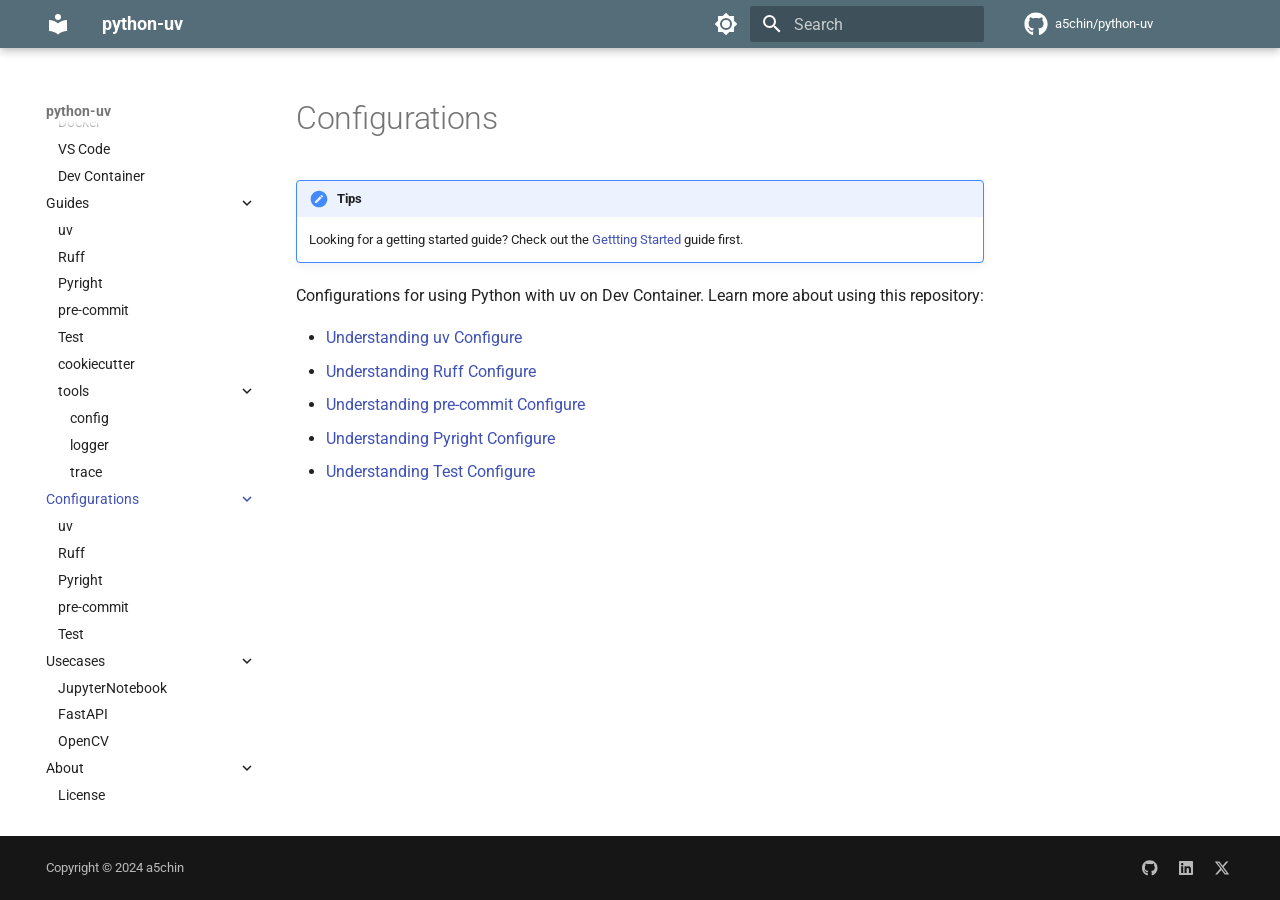
<file: configurations/index.html>
<!doctype html>
<html lang="en" class="no-js">
  <head>
    
      <meta charset="utf-8">
      <meta name="viewport" content="width=device-width,initial-scale=1">
      
      
      
        <link rel="canonical" href="https://a5chin.github.io/a5chin/configurations/">
      
      
        <link rel="prev" href="../guides/tools/tracer/">
      
      
        <link rel="next" href="uv/">
      
      
      <link rel="icon" href="../assets/images/favicon.png">
      <meta name="generator" content="mkdocs-1.6.1, mkdocs-material-9.6.11">
    
    
      
        <title>Configurations - python-uv</title>
      
    
    
      <link rel="stylesheet" href="../assets/stylesheets/main.4af4bdda.min.css">
      
        
        <link rel="stylesheet" href="../assets/stylesheets/palette.06af60db.min.css">
      
      


    
    
      
    
    
      
        
        
        <link rel="preconnect" href="https://fonts.gstatic.com" crossorigin>
        <link rel="stylesheet" href="https://fonts.googleapis.com/css?family=Roboto:300,300i,400,400i,700,700i%7CRoboto+Mono:400,400i,700,700i&display=fallback">
        <style>:root{--md-text-font:"Roboto";--md-code-font:"Roboto Mono"}</style>
      
    
    
      <link rel="stylesheet" href="../stylesheets/extra.css">
    
    <script>__md_scope=new URL("..",location),__md_hash=e=>[...e].reduce(((e,_)=>(e<<5)-e+_.charCodeAt(0)),0),__md_get=(e,_=localStorage,t=__md_scope)=>JSON.parse(_.getItem(t.pathname+"."+e)),__md_set=(e,_,t=localStorage,a=__md_scope)=>{try{t.setItem(a.pathname+"."+e,JSON.stringify(_))}catch(e){}}</script>
    
      

    
    
    
  </head>
  
  
    
    
      
    
    
    
    
    <body dir="ltr" data-md-color-scheme="light" data-md-color-primary="blue-grey" data-md-color-accent="indigo">
  
    
    <input class="md-toggle" data-md-toggle="drawer" type="checkbox" id="__drawer" autocomplete="off">
    <input class="md-toggle" data-md-toggle="search" type="checkbox" id="__search" autocomplete="off">
    <label class="md-overlay" for="__drawer"></label>
    <div data-md-component="skip">
      
        
        <a href="#configurations" class="md-skip">
          Skip to content
        </a>
      
    </div>
    <div data-md-component="announce">
      
    </div>
    
    
      

  

<header class="md-header md-header--shadow" data-md-component="header">
  <nav class="md-header__inner md-grid" aria-label="Header">
    <a href=".." title="python-uv" class="md-header__button md-logo" aria-label="python-uv" data-md-component="logo">
      
  
  <svg xmlns="http://www.w3.org/2000/svg" viewBox="0 0 24 24"><path d="M12 8a3 3 0 0 0 3-3 3 3 0 0 0-3-3 3 3 0 0 0-3 3 3 3 0 0 0 3 3m0 3.54C9.64 9.35 6.5 8 3 8v11c3.5 0 6.64 1.35 9 3.54 2.36-2.19 5.5-3.54 9-3.54V8c-3.5 0-6.64 1.35-9 3.54"/></svg>

    </a>
    <label class="md-header__button md-icon" for="__drawer">
      
      <svg xmlns="http://www.w3.org/2000/svg" viewBox="0 0 24 24"><path d="M3 6h18v2H3zm0 5h18v2H3zm0 5h18v2H3z"/></svg>
    </label>
    <div class="md-header__title" data-md-component="header-title">
      <div class="md-header__ellipsis">
        <div class="md-header__topic">
          <span class="md-ellipsis">
            python-uv
          </span>
        </div>
        <div class="md-header__topic" data-md-component="header-topic">
          <span class="md-ellipsis">
            
              Configurations
            
          </span>
        </div>
      </div>
    </div>
    
      
        <form class="md-header__option" data-md-component="palette">
  
    
    
    
    <input class="md-option" data-md-color-media="(prefers-color-scheme: light)" data-md-color-scheme="light" data-md-color-primary="blue-grey" data-md-color-accent="indigo"  aria-label="Switch to dark mode"  type="radio" name="__palette" id="__palette_0">
    
      <label class="md-header__button md-icon" title="Switch to dark mode" for="__palette_1" hidden>
        <svg xmlns="http://www.w3.org/2000/svg" viewBox="0 0 24 24"><path d="M12 8a4 4 0 0 0-4 4 4 4 0 0 0 4 4 4 4 0 0 0 4-4 4 4 0 0 0-4-4m0 10a6 6 0 0 1-6-6 6 6 0 0 1 6-6 6 6 0 0 1 6 6 6 6 0 0 1-6 6m8-9.31V4h-4.69L12 .69 8.69 4H4v4.69L.69 12 4 15.31V20h4.69L12 23.31 15.31 20H20v-4.69L23.31 12z"/></svg>
      </label>
    
  
    
    
    
    <input class="md-option" data-md-color-media="(prefers-color-scheme: dark)" data-md-color-scheme="slate" data-md-color-primary="blue-grey" data-md-color-accent="indigo"  aria-label="Switch to light mode"  type="radio" name="__palette" id="__palette_1">
    
      <label class="md-header__button md-icon" title="Switch to light mode" for="__palette_0" hidden>
        <svg xmlns="http://www.w3.org/2000/svg" viewBox="0 0 24 24"><path d="M12 18c-.89 0-1.74-.2-2.5-.55C11.56 16.5 13 14.42 13 12s-1.44-4.5-3.5-5.45C10.26 6.2 11.11 6 12 6a6 6 0 0 1 6 6 6 6 0 0 1-6 6m8-9.31V4h-4.69L12 .69 8.69 4H4v4.69L.69 12 4 15.31V20h4.69L12 23.31 15.31 20H20v-4.69L23.31 12z"/></svg>
      </label>
    
  
</form>
      
    
    
      <script>var palette=__md_get("__palette");if(palette&&palette.color){if("(prefers-color-scheme)"===palette.color.media){var media=matchMedia("(prefers-color-scheme: light)"),input=document.querySelector(media.matches?"[data-md-color-media='(prefers-color-scheme: light)']":"[data-md-color-media='(prefers-color-scheme: dark)']");palette.color.media=input.getAttribute("data-md-color-media"),palette.color.scheme=input.getAttribute("data-md-color-scheme"),palette.color.primary=input.getAttribute("data-md-color-primary"),palette.color.accent=input.getAttribute("data-md-color-accent")}for(var[key,value]of Object.entries(palette.color))document.body.setAttribute("data-md-color-"+key,value)}</script>
    
    
    
      
      
        <label class="md-header__button md-icon" for="__search">
          
          <svg xmlns="http://www.w3.org/2000/svg" viewBox="0 0 24 24"><path d="M9.5 3A6.5 6.5 0 0 1 16 9.5c0 1.61-.59 3.09-1.56 4.23l.27.27h.79l5 5-1.5 1.5-5-5v-.79l-.27-.27A6.52 6.52 0 0 1 9.5 16 6.5 6.5 0 0 1 3 9.5 6.5 6.5 0 0 1 9.5 3m0 2C7 5 5 7 5 9.5S7 14 9.5 14 14 12 14 9.5 12 5 9.5 5"/></svg>
        </label>
        <div class="md-search" data-md-component="search" role="dialog">
  <label class="md-search__overlay" for="__search"></label>
  <div class="md-search__inner" role="search">
    <form class="md-search__form" name="search">
      <input type="text" class="md-search__input" name="query" aria-label="Search" placeholder="Search" autocapitalize="off" autocorrect="off" autocomplete="off" spellcheck="false" data-md-component="search-query" required>
      <label class="md-search__icon md-icon" for="__search">
        
        <svg xmlns="http://www.w3.org/2000/svg" viewBox="0 0 24 24"><path d="M9.5 3A6.5 6.5 0 0 1 16 9.5c0 1.61-.59 3.09-1.56 4.23l.27.27h.79l5 5-1.5 1.5-5-5v-.79l-.27-.27A6.52 6.52 0 0 1 9.5 16 6.5 6.5 0 0 1 3 9.5 6.5 6.5 0 0 1 9.5 3m0 2C7 5 5 7 5 9.5S7 14 9.5 14 14 12 14 9.5 12 5 9.5 5"/></svg>
        
        <svg xmlns="http://www.w3.org/2000/svg" viewBox="0 0 24 24"><path d="M20 11v2H8l5.5 5.5-1.42 1.42L4.16 12l7.92-7.92L13.5 5.5 8 11z"/></svg>
      </label>
      <nav class="md-search__options" aria-label="Search">
        
        <button type="reset" class="md-search__icon md-icon" title="Clear" aria-label="Clear" tabindex="-1">
          
          <svg xmlns="http://www.w3.org/2000/svg" viewBox="0 0 24 24"><path d="M19 6.41 17.59 5 12 10.59 6.41 5 5 6.41 10.59 12 5 17.59 6.41 19 12 13.41 17.59 19 19 17.59 13.41 12z"/></svg>
        </button>
      </nav>
      
    </form>
    <div class="md-search__output">
      <div class="md-search__scrollwrap" tabindex="0" data-md-scrollfix>
        <div class="md-search-result" data-md-component="search-result">
          <div class="md-search-result__meta">
            Initializing search
          </div>
          <ol class="md-search-result__list" role="presentation"></ol>
        </div>
      </div>
    </div>
  </div>
</div>
      
    
    
      <div class="md-header__source">
        <a href="https://github.com/a5chin/python-uv" title="Go to repository" class="md-source" data-md-component="source">
  <div class="md-source__icon md-icon">
    
    <svg xmlns="http://www.w3.org/2000/svg" viewBox="0 0 496 512"><!--! Font Awesome Free 6.7.2 by @fontawesome - https://fontawesome.com License - https://fontawesome.com/license/free (Icons: CC BY 4.0, Fonts: SIL OFL 1.1, Code: MIT License) Copyright 2024 Fonticons, Inc.--><path d="M165.9 397.4c0 2-2.3 3.6-5.2 3.6-3.3.3-5.6-1.3-5.6-3.6 0-2 2.3-3.6 5.2-3.6 3-.3 5.6 1.3 5.6 3.6m-31.1-4.5c-.7 2 1.3 4.3 4.3 4.9 2.6 1 5.6 0 6.2-2s-1.3-4.3-4.3-5.2c-2.6-.7-5.5.3-6.2 2.3m44.2-1.7c-2.9.7-4.9 2.6-4.6 4.9.3 2 2.9 3.3 5.9 2.6 2.9-.7 4.9-2.6 4.6-4.6-.3-1.9-3-3.2-5.9-2.9M244.8 8C106.1 8 0 113.3 0 252c0 110.9 69.8 205.8 169.5 239.2 12.8 2.3 17.3-5.6 17.3-12.1 0-6.2-.3-40.4-.3-61.4 0 0-70 15-84.7-29.8 0 0-11.4-29.1-27.8-36.6 0 0-22.9-15.7 1.6-15.4 0 0 24.9 2 38.6 25.8 21.9 38.6 58.6 27.5 72.9 20.9 2.3-16 8.8-27.1 16-33.7-55.9-6.2-112.3-14.3-112.3-110.5 0-27.5 7.6-41.3 23.6-58.9-2.6-6.5-11.1-33.3 2.6-67.9 20.9-6.5 69 27 69 27 20-5.6 41.5-8.5 62.8-8.5s42.8 2.9 62.8 8.5c0 0 48.1-33.6 69-27 13.7 34.7 5.2 61.4 2.6 67.9 16 17.7 25.8 31.5 25.8 58.9 0 96.5-58.9 104.2-114.8 110.5 9.2 7.9 17 22.9 17 46.4 0 33.7-.3 75.4-.3 83.6 0 6.5 4.6 14.4 17.3 12.1C428.2 457.8 496 362.9 496 252 496 113.3 383.5 8 244.8 8M97.2 352.9c-1.3 1-1 3.3.7 5.2 1.6 1.6 3.9 2.3 5.2 1 1.3-1 1-3.3-.7-5.2-1.6-1.6-3.9-2.3-5.2-1m-10.8-8.1c-.7 1.3.3 2.9 2.3 3.9 1.6 1 3.6.7 4.3-.7.7-1.3-.3-2.9-2.3-3.9-2-.6-3.6-.3-4.3.7m32.4 35.6c-1.6 1.3-1 4.3 1.3 6.2 2.3 2.3 5.2 2.6 6.5 1 1.3-1.3.7-4.3-1.3-6.2-2.2-2.3-5.2-2.6-6.5-1m-11.4-14.7c-1.6 1-1.6 3.6 0 5.9s4.3 3.3 5.6 2.3c1.6-1.3 1.6-3.9 0-6.2-1.4-2.3-4-3.3-5.6-2"/></svg>
  </div>
  <div class="md-source__repository">
    a5chin/python-uv
  </div>
</a>
      </div>
    
  </nav>
  
</header>
    
    <div class="md-container" data-md-component="container">
      
      
        
          
        
      
      <main class="md-main" data-md-component="main">
        <div class="md-main__inner md-grid">
          
            
              
              <div class="md-sidebar md-sidebar--primary" data-md-component="sidebar" data-md-type="navigation" >
                <div class="md-sidebar__scrollwrap">
                  <div class="md-sidebar__inner">
                    



<nav class="md-nav md-nav--primary" aria-label="Navigation" data-md-level="0">
  <label class="md-nav__title" for="__drawer">
    <a href=".." title="python-uv" class="md-nav__button md-logo" aria-label="python-uv" data-md-component="logo">
      
  
  <svg xmlns="http://www.w3.org/2000/svg" viewBox="0 0 24 24"><path d="M12 8a3 3 0 0 0 3-3 3 3 0 0 0-3-3 3 3 0 0 0-3 3 3 3 0 0 0 3 3m0 3.54C9.64 9.35 6.5 8 3 8v11c3.5 0 6.64 1.35 9 3.54 2.36-2.19 5.5-3.54 9-3.54V8c-3.5 0-6.64 1.35-9 3.54"/></svg>

    </a>
    python-uv
  </label>
  
    <div class="md-nav__source">
      <a href="https://github.com/a5chin/python-uv" title="Go to repository" class="md-source" data-md-component="source">
  <div class="md-source__icon md-icon">
    
    <svg xmlns="http://www.w3.org/2000/svg" viewBox="0 0 496 512"><!--! Font Awesome Free 6.7.2 by @fontawesome - https://fontawesome.com License - https://fontawesome.com/license/free (Icons: CC BY 4.0, Fonts: SIL OFL 1.1, Code: MIT License) Copyright 2024 Fonticons, Inc.--><path d="M165.9 397.4c0 2-2.3 3.6-5.2 3.6-3.3.3-5.6-1.3-5.6-3.6 0-2 2.3-3.6 5.2-3.6 3-.3 5.6 1.3 5.6 3.6m-31.1-4.5c-.7 2 1.3 4.3 4.3 4.9 2.6 1 5.6 0 6.2-2s-1.3-4.3-4.3-5.2c-2.6-.7-5.5.3-6.2 2.3m44.2-1.7c-2.9.7-4.9 2.6-4.6 4.9.3 2 2.9 3.3 5.9 2.6 2.9-.7 4.9-2.6 4.6-4.6-.3-1.9-3-3.2-5.9-2.9M244.8 8C106.1 8 0 113.3 0 252c0 110.9 69.8 205.8 169.5 239.2 12.8 2.3 17.3-5.6 17.3-12.1 0-6.2-.3-40.4-.3-61.4 0 0-70 15-84.7-29.8 0 0-11.4-29.1-27.8-36.6 0 0-22.9-15.7 1.6-15.4 0 0 24.9 2 38.6 25.8 21.9 38.6 58.6 27.5 72.9 20.9 2.3-16 8.8-27.1 16-33.7-55.9-6.2-112.3-14.3-112.3-110.5 0-27.5 7.6-41.3 23.6-58.9-2.6-6.5-11.1-33.3 2.6-67.9 20.9-6.5 69 27 69 27 20-5.6 41.5-8.5 62.8-8.5s42.8 2.9 62.8 8.5c0 0 48.1-33.6 69-27 13.7 34.7 5.2 61.4 2.6 67.9 16 17.7 25.8 31.5 25.8 58.9 0 96.5-58.9 104.2-114.8 110.5 9.2 7.9 17 22.9 17 46.4 0 33.7-.3 75.4-.3 83.6 0 6.5 4.6 14.4 17.3 12.1C428.2 457.8 496 362.9 496 252 496 113.3 383.5 8 244.8 8M97.2 352.9c-1.3 1-1 3.3.7 5.2 1.6 1.6 3.9 2.3 5.2 1 1.3-1 1-3.3-.7-5.2-1.6-1.6-3.9-2.3-5.2-1m-10.8-8.1c-.7 1.3.3 2.9 2.3 3.9 1.6 1 3.6.7 4.3-.7.7-1.3-.3-2.9-2.3-3.9-2-.6-3.6-.3-4.3.7m32.4 35.6c-1.6 1.3-1 4.3 1.3 6.2 2.3 2.3 5.2 2.6 6.5 1 1.3-1.3.7-4.3-1.3-6.2-2.2-2.3-5.2-2.6-6.5-1m-11.4-14.7c-1.6 1-1.6 3.6 0 5.9s4.3 3.3 5.6 2.3c1.6-1.3 1.6-3.9 0-6.2-1.4-2.3-4-3.3-5.6-2"/></svg>
  </div>
  <div class="md-source__repository">
    a5chin/python-uv
  </div>
</a>
    </div>
  
  <ul class="md-nav__list" data-md-scrollfix>
    
      
      
  
  
  
  
    <li class="md-nav__item">
      <a href=".." class="md-nav__link">
        
  
  
  <span class="md-ellipsis">
    Home
    
  </span>
  

      </a>
    </li>
  

    
      
      
  
  
  
  
    
    
      
        
          
        
      
        
      
        
      
        
      
    
    
    
    
    <li class="md-nav__item md-nav__item--nested">
      
        
        
          
        
        <input class="md-nav__toggle md-toggle md-toggle--indeterminate" type="checkbox" id="__nav_2" >
        
          
          <div class="md-nav__link md-nav__container">
            <a href="../getting-started/" class="md-nav__link ">
              
  
  
  <span class="md-ellipsis">
    Getting Started
    
  </span>
  

            </a>
            
              
              <label class="md-nav__link " for="__nav_2" id="__nav_2_label" tabindex="0">
                <span class="md-nav__icon md-icon"></span>
              </label>
            
          </div>
        
        <nav class="md-nav" data-md-level="1" aria-labelledby="__nav_2_label" aria-expanded="false">
          <label class="md-nav__title" for="__nav_2">
            <span class="md-nav__icon md-icon"></span>
            Getting Started
          </label>
          <ul class="md-nav__list" data-md-scrollfix>
            
              
            
              
                
  
  
  
  
    <li class="md-nav__item">
      <a href="../getting-started/docker/" class="md-nav__link">
        
  
  
  <span class="md-ellipsis">
    Docker
    
  </span>
  

      </a>
    </li>
  

              
            
              
                
  
  
  
  
    <li class="md-nav__item">
      <a href="../getting-started/vscode/" class="md-nav__link">
        
  
  
  <span class="md-ellipsis">
    VS Code
    
  </span>
  

      </a>
    </li>
  

              
            
              
                
  
  
  
  
    <li class="md-nav__item">
      <a href="../getting-started/devcontainer/" class="md-nav__link">
        
  
  
  <span class="md-ellipsis">
    Dev Container
    
  </span>
  

      </a>
    </li>
  

              
            
          </ul>
        </nav>
      
    </li>
  

    
      
      
  
  
  
  
    
    
      
        
          
        
      
        
      
        
      
        
      
        
      
        
      
        
      
        
      
    
    
    
    
    <li class="md-nav__item md-nav__item--nested">
      
        
        
          
        
        <input class="md-nav__toggle md-toggle md-toggle--indeterminate" type="checkbox" id="__nav_3" >
        
          
          <div class="md-nav__link md-nav__container">
            <a href="../guides/" class="md-nav__link ">
              
  
  
  <span class="md-ellipsis">
    Guides
    
  </span>
  

            </a>
            
              
              <label class="md-nav__link " for="__nav_3" id="__nav_3_label" tabindex="0">
                <span class="md-nav__icon md-icon"></span>
              </label>
            
          </div>
        
        <nav class="md-nav" data-md-level="1" aria-labelledby="__nav_3_label" aria-expanded="false">
          <label class="md-nav__title" for="__nav_3">
            <span class="md-nav__icon md-icon"></span>
            Guides
          </label>
          <ul class="md-nav__list" data-md-scrollfix>
            
              
            
              
                
  
  
  
  
    <li class="md-nav__item">
      <a href="../guides/uv/" class="md-nav__link">
        
  
  
  <span class="md-ellipsis">
    uv
    
  </span>
  

      </a>
    </li>
  

              
            
              
                
  
  
  
  
    <li class="md-nav__item">
      <a href="../guides/ruff/" class="md-nav__link">
        
  
  
  <span class="md-ellipsis">
    Ruff
    
  </span>
  

      </a>
    </li>
  

              
            
              
                
  
  
  
  
    <li class="md-nav__item">
      <a href="../guides/pyright/" class="md-nav__link">
        
  
  
  <span class="md-ellipsis">
    Pyright
    
  </span>
  

      </a>
    </li>
  

              
            
              
                
  
  
  
  
    <li class="md-nav__item">
      <a href="../guides/pre-commit/" class="md-nav__link">
        
  
  
  <span class="md-ellipsis">
    pre-commit
    
  </span>
  

      </a>
    </li>
  

              
            
              
                
  
  
  
  
    <li class="md-nav__item">
      <a href="../guides/test/" class="md-nav__link">
        
  
  
  <span class="md-ellipsis">
    Test
    
  </span>
  

      </a>
    </li>
  

              
            
              
                
  
  
  
  
    <li class="md-nav__item">
      <a href="../guides/cookiecutter/" class="md-nav__link">
        
  
  
  <span class="md-ellipsis">
    cookiecutter
    
  </span>
  

      </a>
    </li>
  

              
            
              
                
  
  
  
  
    
    
      
        
          
        
      
        
      
        
      
        
      
    
    
    
    
    <li class="md-nav__item md-nav__item--nested">
      
        
        
          
        
        <input class="md-nav__toggle md-toggle md-toggle--indeterminate" type="checkbox" id="__nav_3_8" >
        
          
          <div class="md-nav__link md-nav__container">
            <a href="../guides/tools/" class="md-nav__link ">
              
  
  
  <span class="md-ellipsis">
    tools
    
  </span>
  

            </a>
            
              
              <label class="md-nav__link " for="__nav_3_8" id="__nav_3_8_label" tabindex="0">
                <span class="md-nav__icon md-icon"></span>
              </label>
            
          </div>
        
        <nav class="md-nav" data-md-level="2" aria-labelledby="__nav_3_8_label" aria-expanded="false">
          <label class="md-nav__title" for="__nav_3_8">
            <span class="md-nav__icon md-icon"></span>
            tools
          </label>
          <ul class="md-nav__list" data-md-scrollfix>
            
              
            
              
                
  
  
  
  
    <li class="md-nav__item">
      <a href="../guides/tools/config/" class="md-nav__link">
        
  
  
  <span class="md-ellipsis">
    config
    
  </span>
  

      </a>
    </li>
  

              
            
              
                
  
  
  
  
    <li class="md-nav__item">
      <a href="../guides/tools/logger/" class="md-nav__link">
        
  
  
  <span class="md-ellipsis">
    logger
    
  </span>
  

      </a>
    </li>
  

              
            
              
                
  
  
  
  
    <li class="md-nav__item">
      <a href="../guides/tools/tracer/" class="md-nav__link">
        
  
  
  <span class="md-ellipsis">
    trace
    
  </span>
  

      </a>
    </li>
  

              
            
          </ul>
        </nav>
      
    </li>
  

              
            
          </ul>
        </nav>
      
    </li>
  

    
      
      
  
  
    
  
  
  
    
    
      
        
          
        
      
        
      
        
      
        
      
        
      
        
      
    
    
    
    
    <li class="md-nav__item md-nav__item--active md-nav__item--nested">
      
        
        
        <input class="md-nav__toggle md-toggle " type="checkbox" id="__nav_4" checked>
        
          
          <div class="md-nav__link md-nav__container">
            <a href="./" class="md-nav__link md-nav__link--active">
              
  
  
  <span class="md-ellipsis">
    Configurations
    
  </span>
  

            </a>
            
              
              <label class="md-nav__link md-nav__link--active" for="__nav_4" id="__nav_4_label" tabindex="0">
                <span class="md-nav__icon md-icon"></span>
              </label>
            
          </div>
        
        <nav class="md-nav" data-md-level="1" aria-labelledby="__nav_4_label" aria-expanded="true">
          <label class="md-nav__title" for="__nav_4">
            <span class="md-nav__icon md-icon"></span>
            Configurations
          </label>
          <ul class="md-nav__list" data-md-scrollfix>
            
              
            
              
                
  
  
  
  
    <li class="md-nav__item">
      <a href="uv/" class="md-nav__link">
        
  
  
  <span class="md-ellipsis">
    uv
    
  </span>
  

      </a>
    </li>
  

              
            
              
                
  
  
  
  
    <li class="md-nav__item">
      <a href="ruff/" class="md-nav__link">
        
  
  
  <span class="md-ellipsis">
    Ruff
    
  </span>
  

      </a>
    </li>
  

              
            
              
                
  
  
  
  
    <li class="md-nav__item">
      <a href="pyright/" class="md-nav__link">
        
  
  
  <span class="md-ellipsis">
    Pyright
    
  </span>
  

      </a>
    </li>
  

              
            
              
                
  
  
  
  
    <li class="md-nav__item">
      <a href="pre-commit/" class="md-nav__link">
        
  
  
  <span class="md-ellipsis">
    pre-commit
    
  </span>
  

      </a>
    </li>
  

              
            
              
                
  
  
  
  
    <li class="md-nav__item">
      <a href="test/" class="md-nav__link">
        
  
  
  <span class="md-ellipsis">
    Test
    
  </span>
  

      </a>
    </li>
  

              
            
          </ul>
        </nav>
      
    </li>
  

    
      
      
  
  
  
  
    
    
      
        
          
        
      
        
      
        
      
        
      
    
    
    
    
    <li class="md-nav__item md-nav__item--nested">
      
        
        
          
        
        <input class="md-nav__toggle md-toggle md-toggle--indeterminate" type="checkbox" id="__nav_5" >
        
          
          <div class="md-nav__link md-nav__container">
            <a href="../usecases/" class="md-nav__link ">
              
  
  
  <span class="md-ellipsis">
    Usecases
    
  </span>
  

            </a>
            
              
              <label class="md-nav__link " for="__nav_5" id="__nav_5_label" tabindex="0">
                <span class="md-nav__icon md-icon"></span>
              </label>
            
          </div>
        
        <nav class="md-nav" data-md-level="1" aria-labelledby="__nav_5_label" aria-expanded="false">
          <label class="md-nav__title" for="__nav_5">
            <span class="md-nav__icon md-icon"></span>
            Usecases
          </label>
          <ul class="md-nav__list" data-md-scrollfix>
            
              
            
              
                
  
  
  
  
    <li class="md-nav__item">
      <a href="../usecases/jupyter/" class="md-nav__link">
        
  
  
  <span class="md-ellipsis">
    JupyterNotebook
    
  </span>
  

      </a>
    </li>
  

              
            
              
                
  
  
  
  
    <li class="md-nav__item">
      <a href="../usecases/fastapi/" class="md-nav__link">
        
  
  
  <span class="md-ellipsis">
    FastAPI
    
  </span>
  

      </a>
    </li>
  

              
            
              
                
  
  
  
  
    <li class="md-nav__item">
      <a href="../usecases/opencv/" class="md-nav__link">
        
  
  
  <span class="md-ellipsis">
    OpenCV
    
  </span>
  

      </a>
    </li>
  

              
            
          </ul>
        </nav>
      
    </li>
  

    
      
      
  
  
  
  
    
    
      
        
      
    
    
    
    
    <li class="md-nav__item md-nav__item--nested">
      
        
        
          
        
        <input class="md-nav__toggle md-toggle md-toggle--indeterminate" type="checkbox" id="__nav_6" >
        
          
          <label class="md-nav__link" for="__nav_6" id="__nav_6_label" tabindex="0">
            
  
  
  <span class="md-ellipsis">
    About
    
  </span>
  

            <span class="md-nav__icon md-icon"></span>
          </label>
        
        <nav class="md-nav" data-md-level="1" aria-labelledby="__nav_6_label" aria-expanded="false">
          <label class="md-nav__title" for="__nav_6">
            <span class="md-nav__icon md-icon"></span>
            About
          </label>
          <ul class="md-nav__list" data-md-scrollfix>
            
              
                
  
  
  
  
    <li class="md-nav__item">
      <a href="../about/license/" class="md-nav__link">
        
  
  
  <span class="md-ellipsis">
    License
    
  </span>
  

      </a>
    </li>
  

              
            
          </ul>
        </nav>
      
    </li>
  

    
  </ul>
</nav>
                  </div>
                </div>
              </div>
            
            
              
              <div class="md-sidebar md-sidebar--secondary" data-md-component="sidebar" data-md-type="toc" >
                <div class="md-sidebar__scrollwrap">
                  <div class="md-sidebar__inner">
                    

<nav class="md-nav md-nav--secondary" aria-label="Table of contents">
  
  
  
    
  
  
</nav>
                  </div>
                </div>
              </div>
            
          
          
            <div class="md-content" data-md-component="content">
              <article class="md-content__inner md-typeset">
                
                  


  
  


<h1 id="configurations">Configurations</h1>
<div class="admonition tips">
<p class="admonition-title">Tips</p>
<p>Looking for a getting started guide? Check out the <a href="../getting-started/">Gettting Started</a> guide first.</p>
</div>
<p>Configurations for using Python with uv on Dev Container.
Learn more about using this repository:</p>
<ul>
<li><a href="uv/">Understanding uv Configure</a></li>
<li><a href="ruff/">Understanding Ruff Configure</a></li>
<li><a href="pre-commit/">Understanding pre-commit Configure</a></li>
<li><a href="pyright/">Understanding Pyright Configure</a></li>
<li><a href="test/">Understanding Test Configure</a></li>
</ul>












                
              </article>
            </div>
          
          
<script>var target=document.getElementById(location.hash.slice(1));target&&target.name&&(target.checked=target.name.startsWith("__tabbed_"))</script>
        </div>
        
          <button type="button" class="md-top md-icon" data-md-component="top" hidden>
  
  <svg xmlns="http://www.w3.org/2000/svg" viewBox="0 0 24 24"><path d="M13 20h-2V8l-5.5 5.5-1.42-1.42L12 4.16l7.92 7.92-1.42 1.42L13 8z"/></svg>
  Back to top
</button>
        
      </main>
      
        <footer class="md-footer">
  
  <div class="md-footer-meta md-typeset">
    <div class="md-footer-meta__inner md-grid">
      <div class="md-copyright">
  
    <div class="md-copyright__highlight">
      Copyright &copy; 2024 a5chin
    </div>
  
  
</div>
      
        <div class="md-social">
  
    
    
    
    
    <a href="https://github.com/a5chin" target="_blank" rel="noopener" title="a5chin on GitHub" class="md-social__link">
      <svg xmlns="http://www.w3.org/2000/svg" viewBox="0 0 496 512"><!--! Font Awesome Free 6.7.2 by @fontawesome - https://fontawesome.com License - https://fontawesome.com/license/free (Icons: CC BY 4.0, Fonts: SIL OFL 1.1, Code: MIT License) Copyright 2024 Fonticons, Inc.--><path d="M165.9 397.4c0 2-2.3 3.6-5.2 3.6-3.3.3-5.6-1.3-5.6-3.6 0-2 2.3-3.6 5.2-3.6 3-.3 5.6 1.3 5.6 3.6m-31.1-4.5c-.7 2 1.3 4.3 4.3 4.9 2.6 1 5.6 0 6.2-2s-1.3-4.3-4.3-5.2c-2.6-.7-5.5.3-6.2 2.3m44.2-1.7c-2.9.7-4.9 2.6-4.6 4.9.3 2 2.9 3.3 5.9 2.6 2.9-.7 4.9-2.6 4.6-4.6-.3-1.9-3-3.2-5.9-2.9M244.8 8C106.1 8 0 113.3 0 252c0 110.9 69.8 205.8 169.5 239.2 12.8 2.3 17.3-5.6 17.3-12.1 0-6.2-.3-40.4-.3-61.4 0 0-70 15-84.7-29.8 0 0-11.4-29.1-27.8-36.6 0 0-22.9-15.7 1.6-15.4 0 0 24.9 2 38.6 25.8 21.9 38.6 58.6 27.5 72.9 20.9 2.3-16 8.8-27.1 16-33.7-55.9-6.2-112.3-14.3-112.3-110.5 0-27.5 7.6-41.3 23.6-58.9-2.6-6.5-11.1-33.3 2.6-67.9 20.9-6.5 69 27 69 27 20-5.6 41.5-8.5 62.8-8.5s42.8 2.9 62.8 8.5c0 0 48.1-33.6 69-27 13.7 34.7 5.2 61.4 2.6 67.9 16 17.7 25.8 31.5 25.8 58.9 0 96.5-58.9 104.2-114.8 110.5 9.2 7.9 17 22.9 17 46.4 0 33.7-.3 75.4-.3 83.6 0 6.5 4.6 14.4 17.3 12.1C428.2 457.8 496 362.9 496 252 496 113.3 383.5 8 244.8 8M97.2 352.9c-1.3 1-1 3.3.7 5.2 1.6 1.6 3.9 2.3 5.2 1 1.3-1 1-3.3-.7-5.2-1.6-1.6-3.9-2.3-5.2-1m-10.8-8.1c-.7 1.3.3 2.9 2.3 3.9 1.6 1 3.6.7 4.3-.7.7-1.3-.3-2.9-2.3-3.9-2-.6-3.6-.3-4.3.7m32.4 35.6c-1.6 1.3-1 4.3 1.3 6.2 2.3 2.3 5.2 2.6 6.5 1 1.3-1.3.7-4.3-1.3-6.2-2.2-2.3-5.2-2.6-6.5-1m-11.4-14.7c-1.6 1-1.6 3.6 0 5.9s4.3 3.3 5.6 2.3c1.6-1.3 1.6-3.9 0-6.2-1.4-2.3-4-3.3-5.6-2"/></svg>
    </a>
  
    
    
    
    
    <a href="https://linkedin.com/in/a5chin/" target="_blank" rel="noopener" title="a5chin on LinkedIn" class="md-social__link">
      <svg xmlns="http://www.w3.org/2000/svg" viewBox="0 0 448 512"><!--! Font Awesome Free 6.7.2 by @fontawesome - https://fontawesome.com License - https://fontawesome.com/license/free (Icons: CC BY 4.0, Fonts: SIL OFL 1.1, Code: MIT License) Copyright 2024 Fonticons, Inc.--><path d="M416 32H31.9C14.3 32 0 46.5 0 64.3v383.4C0 465.5 14.3 480 31.9 480H416c17.6 0 32-14.5 32-32.3V64.3c0-17.8-14.4-32.3-32-32.3M135.4 416H69V202.2h66.5V416zm-33.2-243c-21.3 0-38.5-17.3-38.5-38.5S80.9 96 102.2 96c21.2 0 38.5 17.3 38.5 38.5 0 21.3-17.2 38.5-38.5 38.5m282.1 243h-66.4V312c0-24.8-.5-56.7-34.5-56.7-34.6 0-39.9 27-39.9 54.9V416h-66.4V202.2h63.7v29.2h.9c8.9-16.8 30.6-34.5 62.9-34.5 67.2 0 79.7 44.3 79.7 101.9z"/></svg>
    </a>
  
    
    
    
    
    <a href="https://x.com/a5chin" target="_blank" rel="noopener" title="a5chin on X" class="md-social__link">
      <svg xmlns="http://www.w3.org/2000/svg" viewBox="0 0 512 512"><!--! Font Awesome Free 6.7.2 by @fontawesome - https://fontawesome.com License - https://fontawesome.com/license/free (Icons: CC BY 4.0, Fonts: SIL OFL 1.1, Code: MIT License) Copyright 2024 Fonticons, Inc.--><path d="M389.2 48h70.6L305.6 224.2 487 464H345L233.7 318.6 106.5 464H35.8l164.9-188.5L26.8 48h145.6l100.5 132.9zm-24.8 373.8h39.1L151.1 88h-42z"/></svg>
    </a>
  
</div>
      
    </div>
  </div>
</footer>
      
    </div>
    <div class="md-dialog" data-md-component="dialog">
      <div class="md-dialog__inner md-typeset"></div>
    </div>
    
    
    
      
      <script id="__config" type="application/json">{"base": "..", "features": ["content.code.copy", "navigation.expand", "navigation.indexes", "navigation.top"], "search": "../assets/javascripts/workers/search.f8cc74c7.min.js", "tags": null, "translations": {"clipboard.copied": "Copied to clipboard", "clipboard.copy": "Copy to clipboard", "search.result.more.one": "1 more on this page", "search.result.more.other": "# more on this page", "search.result.none": "No matching documents", "search.result.one": "1 matching document", "search.result.other": "# matching documents", "search.result.placeholder": "Type to start searching", "search.result.term.missing": "Missing", "select.version": "Select version"}, "version": null}</script>
    
    
      <script src="../assets/javascripts/bundle.c8b220af.min.js"></script>
      
    
  </body>
</html>
</file>
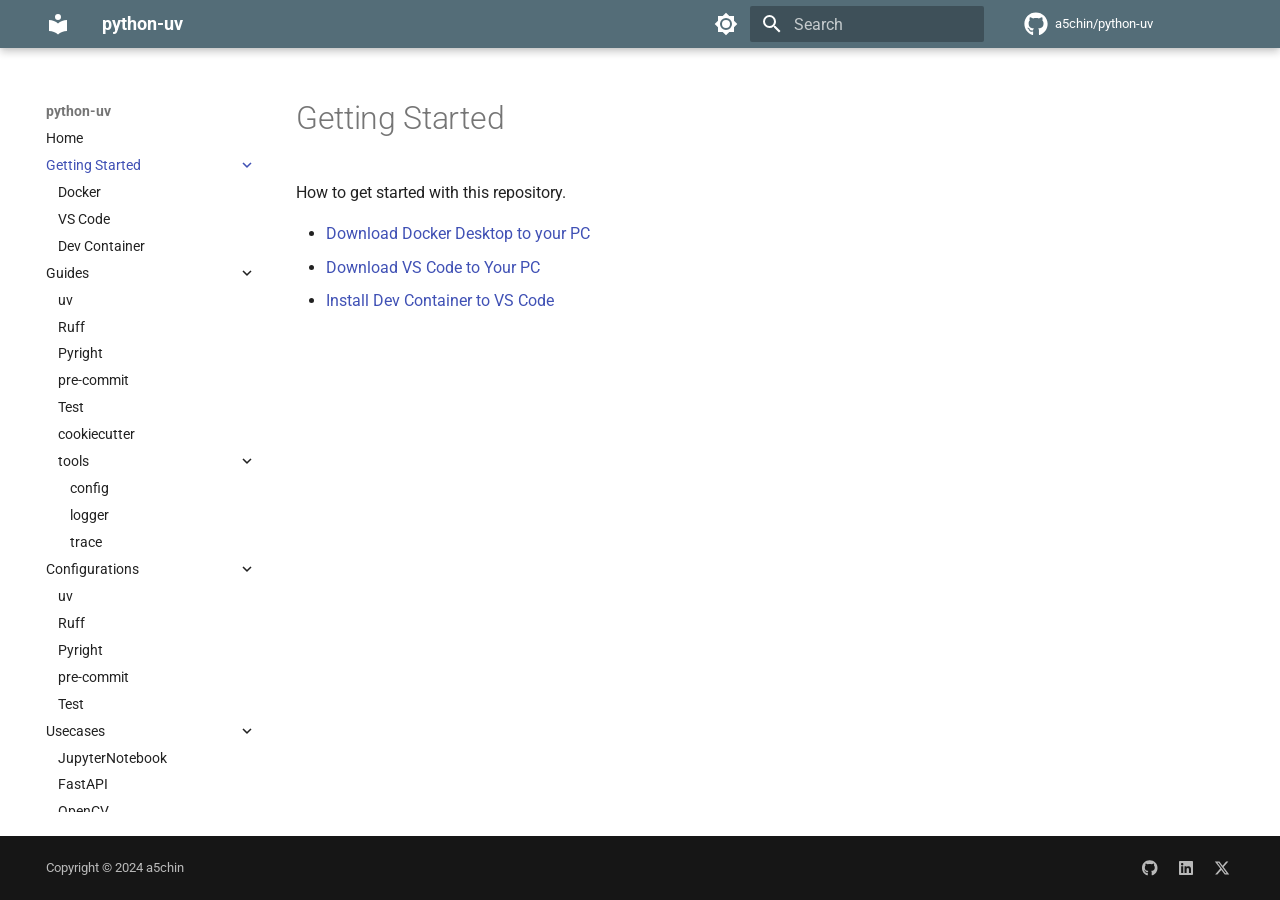
<file: getting-started/index.html>
<!doctype html>
<html lang="en" class="no-js">
  <head>
    
      <meta charset="utf-8">
      <meta name="viewport" content="width=device-width,initial-scale=1">
      
      
      
        <link rel="canonical" href="https://a5chin.github.io/a5chin/getting-started/">
      
      
        <link rel="prev" href="..">
      
      
        <link rel="next" href="docker/">
      
      
      <link rel="icon" href="../assets/images/favicon.png">
      <meta name="generator" content="mkdocs-1.6.1, mkdocs-material-9.6.11">
    
    
      
        <title>Getting Started - python-uv</title>
      
    
    
      <link rel="stylesheet" href="../assets/stylesheets/main.4af4bdda.min.css">
      
        
        <link rel="stylesheet" href="../assets/stylesheets/palette.06af60db.min.css">
      
      


    
    
      
    
    
      
        
        
        <link rel="preconnect" href="https://fonts.gstatic.com" crossorigin>
        <link rel="stylesheet" href="https://fonts.googleapis.com/css?family=Roboto:300,300i,400,400i,700,700i%7CRoboto+Mono:400,400i,700,700i&display=fallback">
        <style>:root{--md-text-font:"Roboto";--md-code-font:"Roboto Mono"}</style>
      
    
    
      <link rel="stylesheet" href="../stylesheets/extra.css">
    
    <script>__md_scope=new URL("..",location),__md_hash=e=>[...e].reduce(((e,_)=>(e<<5)-e+_.charCodeAt(0)),0),__md_get=(e,_=localStorage,t=__md_scope)=>JSON.parse(_.getItem(t.pathname+"."+e)),__md_set=(e,_,t=localStorage,a=__md_scope)=>{try{t.setItem(a.pathname+"."+e,JSON.stringify(_))}catch(e){}}</script>
    
      

    
    
    
  </head>
  
  
    
    
      
    
    
    
    
    <body dir="ltr" data-md-color-scheme="light" data-md-color-primary="blue-grey" data-md-color-accent="indigo">
  
    
    <input class="md-toggle" data-md-toggle="drawer" type="checkbox" id="__drawer" autocomplete="off">
    <input class="md-toggle" data-md-toggle="search" type="checkbox" id="__search" autocomplete="off">
    <label class="md-overlay" for="__drawer"></label>
    <div data-md-component="skip">
      
        
        <a href="#getting-started" class="md-skip">
          Skip to content
        </a>
      
    </div>
    <div data-md-component="announce">
      
    </div>
    
    
      

  

<header class="md-header md-header--shadow" data-md-component="header">
  <nav class="md-header__inner md-grid" aria-label="Header">
    <a href=".." title="python-uv" class="md-header__button md-logo" aria-label="python-uv" data-md-component="logo">
      
  
  <svg xmlns="http://www.w3.org/2000/svg" viewBox="0 0 24 24"><path d="M12 8a3 3 0 0 0 3-3 3 3 0 0 0-3-3 3 3 0 0 0-3 3 3 3 0 0 0 3 3m0 3.54C9.64 9.35 6.5 8 3 8v11c3.5 0 6.64 1.35 9 3.54 2.36-2.19 5.5-3.54 9-3.54V8c-3.5 0-6.64 1.35-9 3.54"/></svg>

    </a>
    <label class="md-header__button md-icon" for="__drawer">
      
      <svg xmlns="http://www.w3.org/2000/svg" viewBox="0 0 24 24"><path d="M3 6h18v2H3zm0 5h18v2H3zm0 5h18v2H3z"/></svg>
    </label>
    <div class="md-header__title" data-md-component="header-title">
      <div class="md-header__ellipsis">
        <div class="md-header__topic">
          <span class="md-ellipsis">
            python-uv
          </span>
        </div>
        <div class="md-header__topic" data-md-component="header-topic">
          <span class="md-ellipsis">
            
              Getting Started
            
          </span>
        </div>
      </div>
    </div>
    
      
        <form class="md-header__option" data-md-component="palette">
  
    
    
    
    <input class="md-option" data-md-color-media="(prefers-color-scheme: light)" data-md-color-scheme="light" data-md-color-primary="blue-grey" data-md-color-accent="indigo"  aria-label="Switch to dark mode"  type="radio" name="__palette" id="__palette_0">
    
      <label class="md-header__button md-icon" title="Switch to dark mode" for="__palette_1" hidden>
        <svg xmlns="http://www.w3.org/2000/svg" viewBox="0 0 24 24"><path d="M12 8a4 4 0 0 0-4 4 4 4 0 0 0 4 4 4 4 0 0 0 4-4 4 4 0 0 0-4-4m0 10a6 6 0 0 1-6-6 6 6 0 0 1 6-6 6 6 0 0 1 6 6 6 6 0 0 1-6 6m8-9.31V4h-4.69L12 .69 8.69 4H4v4.69L.69 12 4 15.31V20h4.69L12 23.31 15.31 20H20v-4.69L23.31 12z"/></svg>
      </label>
    
  
    
    
    
    <input class="md-option" data-md-color-media="(prefers-color-scheme: dark)" data-md-color-scheme="slate" data-md-color-primary="blue-grey" data-md-color-accent="indigo"  aria-label="Switch to light mode"  type="radio" name="__palette" id="__palette_1">
    
      <label class="md-header__button md-icon" title="Switch to light mode" for="__palette_0" hidden>
        <svg xmlns="http://www.w3.org/2000/svg" viewBox="0 0 24 24"><path d="M12 18c-.89 0-1.74-.2-2.5-.55C11.56 16.5 13 14.42 13 12s-1.44-4.5-3.5-5.45C10.26 6.2 11.11 6 12 6a6 6 0 0 1 6 6 6 6 0 0 1-6 6m8-9.31V4h-4.69L12 .69 8.69 4H4v4.69L.69 12 4 15.31V20h4.69L12 23.31 15.31 20H20v-4.69L23.31 12z"/></svg>
      </label>
    
  
</form>
      
    
    
      <script>var palette=__md_get("__palette");if(palette&&palette.color){if("(prefers-color-scheme)"===palette.color.media){var media=matchMedia("(prefers-color-scheme: light)"),input=document.querySelector(media.matches?"[data-md-color-media='(prefers-color-scheme: light)']":"[data-md-color-media='(prefers-color-scheme: dark)']");palette.color.media=input.getAttribute("data-md-color-media"),palette.color.scheme=input.getAttribute("data-md-color-scheme"),palette.color.primary=input.getAttribute("data-md-color-primary"),palette.color.accent=input.getAttribute("data-md-color-accent")}for(var[key,value]of Object.entries(palette.color))document.body.setAttribute("data-md-color-"+key,value)}</script>
    
    
    
      
      
        <label class="md-header__button md-icon" for="__search">
          
          <svg xmlns="http://www.w3.org/2000/svg" viewBox="0 0 24 24"><path d="M9.5 3A6.5 6.5 0 0 1 16 9.5c0 1.61-.59 3.09-1.56 4.23l.27.27h.79l5 5-1.5 1.5-5-5v-.79l-.27-.27A6.52 6.52 0 0 1 9.5 16 6.5 6.5 0 0 1 3 9.5 6.5 6.5 0 0 1 9.5 3m0 2C7 5 5 7 5 9.5S7 14 9.5 14 14 12 14 9.5 12 5 9.5 5"/></svg>
        </label>
        <div class="md-search" data-md-component="search" role="dialog">
  <label class="md-search__overlay" for="__search"></label>
  <div class="md-search__inner" role="search">
    <form class="md-search__form" name="search">
      <input type="text" class="md-search__input" name="query" aria-label="Search" placeholder="Search" autocapitalize="off" autocorrect="off" autocomplete="off" spellcheck="false" data-md-component="search-query" required>
      <label class="md-search__icon md-icon" for="__search">
        
        <svg xmlns="http://www.w3.org/2000/svg" viewBox="0 0 24 24"><path d="M9.5 3A6.5 6.5 0 0 1 16 9.5c0 1.61-.59 3.09-1.56 4.23l.27.27h.79l5 5-1.5 1.5-5-5v-.79l-.27-.27A6.52 6.52 0 0 1 9.5 16 6.5 6.5 0 0 1 3 9.5 6.5 6.5 0 0 1 9.5 3m0 2C7 5 5 7 5 9.5S7 14 9.5 14 14 12 14 9.5 12 5 9.5 5"/></svg>
        
        <svg xmlns="http://www.w3.org/2000/svg" viewBox="0 0 24 24"><path d="M20 11v2H8l5.5 5.5-1.42 1.42L4.16 12l7.92-7.92L13.5 5.5 8 11z"/></svg>
      </label>
      <nav class="md-search__options" aria-label="Search">
        
        <button type="reset" class="md-search__icon md-icon" title="Clear" aria-label="Clear" tabindex="-1">
          
          <svg xmlns="http://www.w3.org/2000/svg" viewBox="0 0 24 24"><path d="M19 6.41 17.59 5 12 10.59 6.41 5 5 6.41 10.59 12 5 17.59 6.41 19 12 13.41 17.59 19 19 17.59 13.41 12z"/></svg>
        </button>
      </nav>
      
    </form>
    <div class="md-search__output">
      <div class="md-search__scrollwrap" tabindex="0" data-md-scrollfix>
        <div class="md-search-result" data-md-component="search-result">
          <div class="md-search-result__meta">
            Initializing search
          </div>
          <ol class="md-search-result__list" role="presentation"></ol>
        </div>
      </div>
    </div>
  </div>
</div>
      
    
    
      <div class="md-header__source">
        <a href="https://github.com/a5chin/python-uv" title="Go to repository" class="md-source" data-md-component="source">
  <div class="md-source__icon md-icon">
    
    <svg xmlns="http://www.w3.org/2000/svg" viewBox="0 0 496 512"><!--! Font Awesome Free 6.7.2 by @fontawesome - https://fontawesome.com License - https://fontawesome.com/license/free (Icons: CC BY 4.0, Fonts: SIL OFL 1.1, Code: MIT License) Copyright 2024 Fonticons, Inc.--><path d="M165.9 397.4c0 2-2.3 3.6-5.2 3.6-3.3.3-5.6-1.3-5.6-3.6 0-2 2.3-3.6 5.2-3.6 3-.3 5.6 1.3 5.6 3.6m-31.1-4.5c-.7 2 1.3 4.3 4.3 4.9 2.6 1 5.6 0 6.2-2s-1.3-4.3-4.3-5.2c-2.6-.7-5.5.3-6.2 2.3m44.2-1.7c-2.9.7-4.9 2.6-4.6 4.9.3 2 2.9 3.3 5.9 2.6 2.9-.7 4.9-2.6 4.6-4.6-.3-1.9-3-3.2-5.9-2.9M244.8 8C106.1 8 0 113.3 0 252c0 110.9 69.8 205.8 169.5 239.2 12.8 2.3 17.3-5.6 17.3-12.1 0-6.2-.3-40.4-.3-61.4 0 0-70 15-84.7-29.8 0 0-11.4-29.1-27.8-36.6 0 0-22.9-15.7 1.6-15.4 0 0 24.9 2 38.6 25.8 21.9 38.6 58.6 27.5 72.9 20.9 2.3-16 8.8-27.1 16-33.7-55.9-6.2-112.3-14.3-112.3-110.5 0-27.5 7.6-41.3 23.6-58.9-2.6-6.5-11.1-33.3 2.6-67.9 20.9-6.5 69 27 69 27 20-5.6 41.5-8.5 62.8-8.5s42.8 2.9 62.8 8.5c0 0 48.1-33.6 69-27 13.7 34.7 5.2 61.4 2.6 67.9 16 17.7 25.8 31.5 25.8 58.9 0 96.5-58.9 104.2-114.8 110.5 9.2 7.9 17 22.9 17 46.4 0 33.7-.3 75.4-.3 83.6 0 6.5 4.6 14.4 17.3 12.1C428.2 457.8 496 362.9 496 252 496 113.3 383.5 8 244.8 8M97.2 352.9c-1.3 1-1 3.3.7 5.2 1.6 1.6 3.9 2.3 5.2 1 1.3-1 1-3.3-.7-5.2-1.6-1.6-3.9-2.3-5.2-1m-10.8-8.1c-.7 1.3.3 2.9 2.3 3.9 1.6 1 3.6.7 4.3-.7.7-1.3-.3-2.9-2.3-3.9-2-.6-3.6-.3-4.3.7m32.4 35.6c-1.6 1.3-1 4.3 1.3 6.2 2.3 2.3 5.2 2.6 6.5 1 1.3-1.3.7-4.3-1.3-6.2-2.2-2.3-5.2-2.6-6.5-1m-11.4-14.7c-1.6 1-1.6 3.6 0 5.9s4.3 3.3 5.6 2.3c1.6-1.3 1.6-3.9 0-6.2-1.4-2.3-4-3.3-5.6-2"/></svg>
  </div>
  <div class="md-source__repository">
    a5chin/python-uv
  </div>
</a>
      </div>
    
  </nav>
  
</header>
    
    <div class="md-container" data-md-component="container">
      
      
        
          
        
      
      <main class="md-main" data-md-component="main">
        <div class="md-main__inner md-grid">
          
            
              
              <div class="md-sidebar md-sidebar--primary" data-md-component="sidebar" data-md-type="navigation" >
                <div class="md-sidebar__scrollwrap">
                  <div class="md-sidebar__inner">
                    



<nav class="md-nav md-nav--primary" aria-label="Navigation" data-md-level="0">
  <label class="md-nav__title" for="__drawer">
    <a href=".." title="python-uv" class="md-nav__button md-logo" aria-label="python-uv" data-md-component="logo">
      
  
  <svg xmlns="http://www.w3.org/2000/svg" viewBox="0 0 24 24"><path d="M12 8a3 3 0 0 0 3-3 3 3 0 0 0-3-3 3 3 0 0 0-3 3 3 3 0 0 0 3 3m0 3.54C9.64 9.35 6.5 8 3 8v11c3.5 0 6.64 1.35 9 3.54 2.36-2.19 5.5-3.54 9-3.54V8c-3.5 0-6.64 1.35-9 3.54"/></svg>

    </a>
    python-uv
  </label>
  
    <div class="md-nav__source">
      <a href="https://github.com/a5chin/python-uv" title="Go to repository" class="md-source" data-md-component="source">
  <div class="md-source__icon md-icon">
    
    <svg xmlns="http://www.w3.org/2000/svg" viewBox="0 0 496 512"><!--! Font Awesome Free 6.7.2 by @fontawesome - https://fontawesome.com License - https://fontawesome.com/license/free (Icons: CC BY 4.0, Fonts: SIL OFL 1.1, Code: MIT License) Copyright 2024 Fonticons, Inc.--><path d="M165.9 397.4c0 2-2.3 3.6-5.2 3.6-3.3.3-5.6-1.3-5.6-3.6 0-2 2.3-3.6 5.2-3.6 3-.3 5.6 1.3 5.6 3.6m-31.1-4.5c-.7 2 1.3 4.3 4.3 4.9 2.6 1 5.6 0 6.2-2s-1.3-4.3-4.3-5.2c-2.6-.7-5.5.3-6.2 2.3m44.2-1.7c-2.9.7-4.9 2.6-4.6 4.9.3 2 2.9 3.3 5.9 2.6 2.9-.7 4.9-2.6 4.6-4.6-.3-1.9-3-3.2-5.9-2.9M244.8 8C106.1 8 0 113.3 0 252c0 110.9 69.8 205.8 169.5 239.2 12.8 2.3 17.3-5.6 17.3-12.1 0-6.2-.3-40.4-.3-61.4 0 0-70 15-84.7-29.8 0 0-11.4-29.1-27.8-36.6 0 0-22.9-15.7 1.6-15.4 0 0 24.9 2 38.6 25.8 21.9 38.6 58.6 27.5 72.9 20.9 2.3-16 8.8-27.1 16-33.7-55.9-6.2-112.3-14.3-112.3-110.5 0-27.5 7.6-41.3 23.6-58.9-2.6-6.5-11.1-33.3 2.6-67.9 20.9-6.5 69 27 69 27 20-5.6 41.5-8.5 62.8-8.5s42.8 2.9 62.8 8.5c0 0 48.1-33.6 69-27 13.7 34.7 5.2 61.4 2.6 67.9 16 17.7 25.8 31.5 25.8 58.9 0 96.5-58.9 104.2-114.8 110.5 9.2 7.9 17 22.9 17 46.4 0 33.7-.3 75.4-.3 83.6 0 6.5 4.6 14.4 17.3 12.1C428.2 457.8 496 362.9 496 252 496 113.3 383.5 8 244.8 8M97.2 352.9c-1.3 1-1 3.3.7 5.2 1.6 1.6 3.9 2.3 5.2 1 1.3-1 1-3.3-.7-5.2-1.6-1.6-3.9-2.3-5.2-1m-10.8-8.1c-.7 1.3.3 2.9 2.3 3.9 1.6 1 3.6.7 4.3-.7.7-1.3-.3-2.9-2.3-3.9-2-.6-3.6-.3-4.3.7m32.4 35.6c-1.6 1.3-1 4.3 1.3 6.2 2.3 2.3 5.2 2.6 6.5 1 1.3-1.3.7-4.3-1.3-6.2-2.2-2.3-5.2-2.6-6.5-1m-11.4-14.7c-1.6 1-1.6 3.6 0 5.9s4.3 3.3 5.6 2.3c1.6-1.3 1.6-3.9 0-6.2-1.4-2.3-4-3.3-5.6-2"/></svg>
  </div>
  <div class="md-source__repository">
    a5chin/python-uv
  </div>
</a>
    </div>
  
  <ul class="md-nav__list" data-md-scrollfix>
    
      
      
  
  
  
  
    <li class="md-nav__item">
      <a href=".." class="md-nav__link">
        
  
  
  <span class="md-ellipsis">
    Home
    
  </span>
  

      </a>
    </li>
  

    
      
      
  
  
    
  
  
  
    
    
      
        
          
        
      
        
      
        
      
        
      
    
    
    
    
    <li class="md-nav__item md-nav__item--active md-nav__item--nested">
      
        
        
        <input class="md-nav__toggle md-toggle " type="checkbox" id="__nav_2" checked>
        
          
          <div class="md-nav__link md-nav__container">
            <a href="./" class="md-nav__link md-nav__link--active">
              
  
  
  <span class="md-ellipsis">
    Getting Started
    
  </span>
  

            </a>
            
              
              <label class="md-nav__link md-nav__link--active" for="__nav_2" id="__nav_2_label" tabindex="0">
                <span class="md-nav__icon md-icon"></span>
              </label>
            
          </div>
        
        <nav class="md-nav" data-md-level="1" aria-labelledby="__nav_2_label" aria-expanded="true">
          <label class="md-nav__title" for="__nav_2">
            <span class="md-nav__icon md-icon"></span>
            Getting Started
          </label>
          <ul class="md-nav__list" data-md-scrollfix>
            
              
            
              
                
  
  
  
  
    <li class="md-nav__item">
      <a href="docker/" class="md-nav__link">
        
  
  
  <span class="md-ellipsis">
    Docker
    
  </span>
  

      </a>
    </li>
  

              
            
              
                
  
  
  
  
    <li class="md-nav__item">
      <a href="vscode/" class="md-nav__link">
        
  
  
  <span class="md-ellipsis">
    VS Code
    
  </span>
  

      </a>
    </li>
  

              
            
              
                
  
  
  
  
    <li class="md-nav__item">
      <a href="devcontainer/" class="md-nav__link">
        
  
  
  <span class="md-ellipsis">
    Dev Container
    
  </span>
  

      </a>
    </li>
  

              
            
          </ul>
        </nav>
      
    </li>
  

    
      
      
  
  
  
  
    
    
      
        
          
        
      
        
      
        
      
        
      
        
      
        
      
        
      
        
      
    
    
    
    
    <li class="md-nav__item md-nav__item--nested">
      
        
        
          
        
        <input class="md-nav__toggle md-toggle md-toggle--indeterminate" type="checkbox" id="__nav_3" >
        
          
          <div class="md-nav__link md-nav__container">
            <a href="../guides/" class="md-nav__link ">
              
  
  
  <span class="md-ellipsis">
    Guides
    
  </span>
  

            </a>
            
              
              <label class="md-nav__link " for="__nav_3" id="__nav_3_label" tabindex="0">
                <span class="md-nav__icon md-icon"></span>
              </label>
            
          </div>
        
        <nav class="md-nav" data-md-level="1" aria-labelledby="__nav_3_label" aria-expanded="false">
          <label class="md-nav__title" for="__nav_3">
            <span class="md-nav__icon md-icon"></span>
            Guides
          </label>
          <ul class="md-nav__list" data-md-scrollfix>
            
              
            
              
                
  
  
  
  
    <li class="md-nav__item">
      <a href="../guides/uv/" class="md-nav__link">
        
  
  
  <span class="md-ellipsis">
    uv
    
  </span>
  

      </a>
    </li>
  

              
            
              
                
  
  
  
  
    <li class="md-nav__item">
      <a href="../guides/ruff/" class="md-nav__link">
        
  
  
  <span class="md-ellipsis">
    Ruff
    
  </span>
  

      </a>
    </li>
  

              
            
              
                
  
  
  
  
    <li class="md-nav__item">
      <a href="../guides/pyright/" class="md-nav__link">
        
  
  
  <span class="md-ellipsis">
    Pyright
    
  </span>
  

      </a>
    </li>
  

              
            
              
                
  
  
  
  
    <li class="md-nav__item">
      <a href="../guides/pre-commit/" class="md-nav__link">
        
  
  
  <span class="md-ellipsis">
    pre-commit
    
  </span>
  

      </a>
    </li>
  

              
            
              
                
  
  
  
  
    <li class="md-nav__item">
      <a href="../guides/test/" class="md-nav__link">
        
  
  
  <span class="md-ellipsis">
    Test
    
  </span>
  

      </a>
    </li>
  

              
            
              
                
  
  
  
  
    <li class="md-nav__item">
      <a href="../guides/cookiecutter/" class="md-nav__link">
        
  
  
  <span class="md-ellipsis">
    cookiecutter
    
  </span>
  

      </a>
    </li>
  

              
            
              
                
  
  
  
  
    
    
      
        
          
        
      
        
      
        
      
        
      
    
    
    
    
    <li class="md-nav__item md-nav__item--nested">
      
        
        
          
        
        <input class="md-nav__toggle md-toggle md-toggle--indeterminate" type="checkbox" id="__nav_3_8" >
        
          
          <div class="md-nav__link md-nav__container">
            <a href="../guides/tools/" class="md-nav__link ">
              
  
  
  <span class="md-ellipsis">
    tools
    
  </span>
  

            </a>
            
              
              <label class="md-nav__link " for="__nav_3_8" id="__nav_3_8_label" tabindex="0">
                <span class="md-nav__icon md-icon"></span>
              </label>
            
          </div>
        
        <nav class="md-nav" data-md-level="2" aria-labelledby="__nav_3_8_label" aria-expanded="false">
          <label class="md-nav__title" for="__nav_3_8">
            <span class="md-nav__icon md-icon"></span>
            tools
          </label>
          <ul class="md-nav__list" data-md-scrollfix>
            
              
            
              
                
  
  
  
  
    <li class="md-nav__item">
      <a href="../guides/tools/config/" class="md-nav__link">
        
  
  
  <span class="md-ellipsis">
    config
    
  </span>
  

      </a>
    </li>
  

              
            
              
                
  
  
  
  
    <li class="md-nav__item">
      <a href="../guides/tools/logger/" class="md-nav__link">
        
  
  
  <span class="md-ellipsis">
    logger
    
  </span>
  

      </a>
    </li>
  

              
            
              
                
  
  
  
  
    <li class="md-nav__item">
      <a href="../guides/tools/tracer/" class="md-nav__link">
        
  
  
  <span class="md-ellipsis">
    trace
    
  </span>
  

      </a>
    </li>
  

              
            
          </ul>
        </nav>
      
    </li>
  

              
            
          </ul>
        </nav>
      
    </li>
  

    
      
      
  
  
  
  
    
    
      
        
          
        
      
        
      
        
      
        
      
        
      
        
      
    
    
    
    
    <li class="md-nav__item md-nav__item--nested">
      
        
        
          
        
        <input class="md-nav__toggle md-toggle md-toggle--indeterminate" type="checkbox" id="__nav_4" >
        
          
          <div class="md-nav__link md-nav__container">
            <a href="../configurations/" class="md-nav__link ">
              
  
  
  <span class="md-ellipsis">
    Configurations
    
  </span>
  

            </a>
            
              
              <label class="md-nav__link " for="__nav_4" id="__nav_4_label" tabindex="0">
                <span class="md-nav__icon md-icon"></span>
              </label>
            
          </div>
        
        <nav class="md-nav" data-md-level="1" aria-labelledby="__nav_4_label" aria-expanded="false">
          <label class="md-nav__title" for="__nav_4">
            <span class="md-nav__icon md-icon"></span>
            Configurations
          </label>
          <ul class="md-nav__list" data-md-scrollfix>
            
              
            
              
                
  
  
  
  
    <li class="md-nav__item">
      <a href="../configurations/uv/" class="md-nav__link">
        
  
  
  <span class="md-ellipsis">
    uv
    
  </span>
  

      </a>
    </li>
  

              
            
              
                
  
  
  
  
    <li class="md-nav__item">
      <a href="../configurations/ruff/" class="md-nav__link">
        
  
  
  <span class="md-ellipsis">
    Ruff
    
  </span>
  

      </a>
    </li>
  

              
            
              
                
  
  
  
  
    <li class="md-nav__item">
      <a href="../configurations/pyright/" class="md-nav__link">
        
  
  
  <span class="md-ellipsis">
    Pyright
    
  </span>
  

      </a>
    </li>
  

              
            
              
                
  
  
  
  
    <li class="md-nav__item">
      <a href="../configurations/pre-commit/" class="md-nav__link">
        
  
  
  <span class="md-ellipsis">
    pre-commit
    
  </span>
  

      </a>
    </li>
  

              
            
              
                
  
  
  
  
    <li class="md-nav__item">
      <a href="../configurations/test/" class="md-nav__link">
        
  
  
  <span class="md-ellipsis">
    Test
    
  </span>
  

      </a>
    </li>
  

              
            
          </ul>
        </nav>
      
    </li>
  

    
      
      
  
  
  
  
    
    
      
        
          
        
      
        
      
        
      
        
      
    
    
    
    
    <li class="md-nav__item md-nav__item--nested">
      
        
        
          
        
        <input class="md-nav__toggle md-toggle md-toggle--indeterminate" type="checkbox" id="__nav_5" >
        
          
          <div class="md-nav__link md-nav__container">
            <a href="../usecases/" class="md-nav__link ">
              
  
  
  <span class="md-ellipsis">
    Usecases
    
  </span>
  

            </a>
            
              
              <label class="md-nav__link " for="__nav_5" id="__nav_5_label" tabindex="0">
                <span class="md-nav__icon md-icon"></span>
              </label>
            
          </div>
        
        <nav class="md-nav" data-md-level="1" aria-labelledby="__nav_5_label" aria-expanded="false">
          <label class="md-nav__title" for="__nav_5">
            <span class="md-nav__icon md-icon"></span>
            Usecases
          </label>
          <ul class="md-nav__list" data-md-scrollfix>
            
              
            
              
                
  
  
  
  
    <li class="md-nav__item">
      <a href="../usecases/jupyter/" class="md-nav__link">
        
  
  
  <span class="md-ellipsis">
    JupyterNotebook
    
  </span>
  

      </a>
    </li>
  

              
            
              
                
  
  
  
  
    <li class="md-nav__item">
      <a href="../usecases/fastapi/" class="md-nav__link">
        
  
  
  <span class="md-ellipsis">
    FastAPI
    
  </span>
  

      </a>
    </li>
  

              
            
              
                
  
  
  
  
    <li class="md-nav__item">
      <a href="../usecases/opencv/" class="md-nav__link">
        
  
  
  <span class="md-ellipsis">
    OpenCV
    
  </span>
  

      </a>
    </li>
  

              
            
          </ul>
        </nav>
      
    </li>
  

    
      
      
  
  
  
  
    
    
      
        
      
    
    
    
    
    <li class="md-nav__item md-nav__item--nested">
      
        
        
          
        
        <input class="md-nav__toggle md-toggle md-toggle--indeterminate" type="checkbox" id="__nav_6" >
        
          
          <label class="md-nav__link" for="__nav_6" id="__nav_6_label" tabindex="0">
            
  
  
  <span class="md-ellipsis">
    About
    
  </span>
  

            <span class="md-nav__icon md-icon"></span>
          </label>
        
        <nav class="md-nav" data-md-level="1" aria-labelledby="__nav_6_label" aria-expanded="false">
          <label class="md-nav__title" for="__nav_6">
            <span class="md-nav__icon md-icon"></span>
            About
          </label>
          <ul class="md-nav__list" data-md-scrollfix>
            
              
                
  
  
  
  
    <li class="md-nav__item">
      <a href="../about/license/" class="md-nav__link">
        
  
  
  <span class="md-ellipsis">
    License
    
  </span>
  

      </a>
    </li>
  

              
            
          </ul>
        </nav>
      
    </li>
  

    
  </ul>
</nav>
                  </div>
                </div>
              </div>
            
            
              
              <div class="md-sidebar md-sidebar--secondary" data-md-component="sidebar" data-md-type="toc" >
                <div class="md-sidebar__scrollwrap">
                  <div class="md-sidebar__inner">
                    

<nav class="md-nav md-nav--secondary" aria-label="Table of contents">
  
  
  
    
  
  
</nav>
                  </div>
                </div>
              </div>
            
          
          
            <div class="md-content" data-md-component="content">
              <article class="md-content__inner md-typeset">
                
                  


  
  


<h1 id="getting-started">Getting Started</h1>
<p>How to get started with this repository.</p>
<ul>
<li><a href="docker/">Download Docker Desktop to your PC</a></li>
<li><a href="vscode/">Download VS Code to Your PC</a></li>
<li><a href="devcontainer/">Install Dev Container to VS Code</a></li>
</ul>












                
              </article>
            </div>
          
          
<script>var target=document.getElementById(location.hash.slice(1));target&&target.name&&(target.checked=target.name.startsWith("__tabbed_"))</script>
        </div>
        
          <button type="button" class="md-top md-icon" data-md-component="top" hidden>
  
  <svg xmlns="http://www.w3.org/2000/svg" viewBox="0 0 24 24"><path d="M13 20h-2V8l-5.5 5.5-1.42-1.42L12 4.16l7.92 7.92-1.42 1.42L13 8z"/></svg>
  Back to top
</button>
        
      </main>
      
        <footer class="md-footer">
  
  <div class="md-footer-meta md-typeset">
    <div class="md-footer-meta__inner md-grid">
      <div class="md-copyright">
  
    <div class="md-copyright__highlight">
      Copyright &copy; 2024 a5chin
    </div>
  
  
</div>
      
        <div class="md-social">
  
    
    
    
    
    <a href="https://github.com/a5chin" target="_blank" rel="noopener" title="a5chin on GitHub" class="md-social__link">
      <svg xmlns="http://www.w3.org/2000/svg" viewBox="0 0 496 512"><!--! Font Awesome Free 6.7.2 by @fontawesome - https://fontawesome.com License - https://fontawesome.com/license/free (Icons: CC BY 4.0, Fonts: SIL OFL 1.1, Code: MIT License) Copyright 2024 Fonticons, Inc.--><path d="M165.9 397.4c0 2-2.3 3.6-5.2 3.6-3.3.3-5.6-1.3-5.6-3.6 0-2 2.3-3.6 5.2-3.6 3-.3 5.6 1.3 5.6 3.6m-31.1-4.5c-.7 2 1.3 4.3 4.3 4.9 2.6 1 5.6 0 6.2-2s-1.3-4.3-4.3-5.2c-2.6-.7-5.5.3-6.2 2.3m44.2-1.7c-2.9.7-4.9 2.6-4.6 4.9.3 2 2.9 3.3 5.9 2.6 2.9-.7 4.9-2.6 4.6-4.6-.3-1.9-3-3.2-5.9-2.9M244.8 8C106.1 8 0 113.3 0 252c0 110.9 69.8 205.8 169.5 239.2 12.8 2.3 17.3-5.6 17.3-12.1 0-6.2-.3-40.4-.3-61.4 0 0-70 15-84.7-29.8 0 0-11.4-29.1-27.8-36.6 0 0-22.9-15.7 1.6-15.4 0 0 24.9 2 38.6 25.8 21.9 38.6 58.6 27.5 72.9 20.9 2.3-16 8.8-27.1 16-33.7-55.9-6.2-112.3-14.3-112.3-110.5 0-27.5 7.6-41.3 23.6-58.9-2.6-6.5-11.1-33.3 2.6-67.9 20.9-6.5 69 27 69 27 20-5.6 41.5-8.5 62.8-8.5s42.8 2.9 62.8 8.5c0 0 48.1-33.6 69-27 13.7 34.7 5.2 61.4 2.6 67.9 16 17.7 25.8 31.5 25.8 58.9 0 96.5-58.9 104.2-114.8 110.5 9.2 7.9 17 22.9 17 46.4 0 33.7-.3 75.4-.3 83.6 0 6.5 4.6 14.4 17.3 12.1C428.2 457.8 496 362.9 496 252 496 113.3 383.5 8 244.8 8M97.2 352.9c-1.3 1-1 3.3.7 5.2 1.6 1.6 3.9 2.3 5.2 1 1.3-1 1-3.3-.7-5.2-1.6-1.6-3.9-2.3-5.2-1m-10.8-8.1c-.7 1.3.3 2.9 2.3 3.9 1.6 1 3.6.7 4.3-.7.7-1.3-.3-2.9-2.3-3.9-2-.6-3.6-.3-4.3.7m32.4 35.6c-1.6 1.3-1 4.3 1.3 6.2 2.3 2.3 5.2 2.6 6.5 1 1.3-1.3.7-4.3-1.3-6.2-2.2-2.3-5.2-2.6-6.5-1m-11.4-14.7c-1.6 1-1.6 3.6 0 5.9s4.3 3.3 5.6 2.3c1.6-1.3 1.6-3.9 0-6.2-1.4-2.3-4-3.3-5.6-2"/></svg>
    </a>
  
    
    
    
    
    <a href="https://linkedin.com/in/a5chin/" target="_blank" rel="noopener" title="a5chin on LinkedIn" class="md-social__link">
      <svg xmlns="http://www.w3.org/2000/svg" viewBox="0 0 448 512"><!--! Font Awesome Free 6.7.2 by @fontawesome - https://fontawesome.com License - https://fontawesome.com/license/free (Icons: CC BY 4.0, Fonts: SIL OFL 1.1, Code: MIT License) Copyright 2024 Fonticons, Inc.--><path d="M416 32H31.9C14.3 32 0 46.5 0 64.3v383.4C0 465.5 14.3 480 31.9 480H416c17.6 0 32-14.5 32-32.3V64.3c0-17.8-14.4-32.3-32-32.3M135.4 416H69V202.2h66.5V416zm-33.2-243c-21.3 0-38.5-17.3-38.5-38.5S80.9 96 102.2 96c21.2 0 38.5 17.3 38.5 38.5 0 21.3-17.2 38.5-38.5 38.5m282.1 243h-66.4V312c0-24.8-.5-56.7-34.5-56.7-34.6 0-39.9 27-39.9 54.9V416h-66.4V202.2h63.7v29.2h.9c8.9-16.8 30.6-34.5 62.9-34.5 67.2 0 79.7 44.3 79.7 101.9z"/></svg>
    </a>
  
    
    
    
    
    <a href="https://x.com/a5chin" target="_blank" rel="noopener" title="a5chin on X" class="md-social__link">
      <svg xmlns="http://www.w3.org/2000/svg" viewBox="0 0 512 512"><!--! Font Awesome Free 6.7.2 by @fontawesome - https://fontawesome.com License - https://fontawesome.com/license/free (Icons: CC BY 4.0, Fonts: SIL OFL 1.1, Code: MIT License) Copyright 2024 Fonticons, Inc.--><path d="M389.2 48h70.6L305.6 224.2 487 464H345L233.7 318.6 106.5 464H35.8l164.9-188.5L26.8 48h145.6l100.5 132.9zm-24.8 373.8h39.1L151.1 88h-42z"/></svg>
    </a>
  
</div>
      
    </div>
  </div>
</footer>
      
    </div>
    <div class="md-dialog" data-md-component="dialog">
      <div class="md-dialog__inner md-typeset"></div>
    </div>
    
    
    
      
      <script id="__config" type="application/json">{"base": "..", "features": ["content.code.copy", "navigation.expand", "navigation.indexes", "navigation.top"], "search": "../assets/javascripts/workers/search.f8cc74c7.min.js", "tags": null, "translations": {"clipboard.copied": "Copied to clipboard", "clipboard.copy": "Copy to clipboard", "search.result.more.one": "1 more on this page", "search.result.more.other": "# more on this page", "search.result.none": "No matching documents", "search.result.one": "1 matching document", "search.result.other": "# matching documents", "search.result.placeholder": "Type to start searching", "search.result.term.missing": "Missing", "select.version": "Select version"}, "version": null}</script>
    
    
      <script src="../assets/javascripts/bundle.c8b220af.min.js"></script>
      
    
  </body>
</html>
</file>
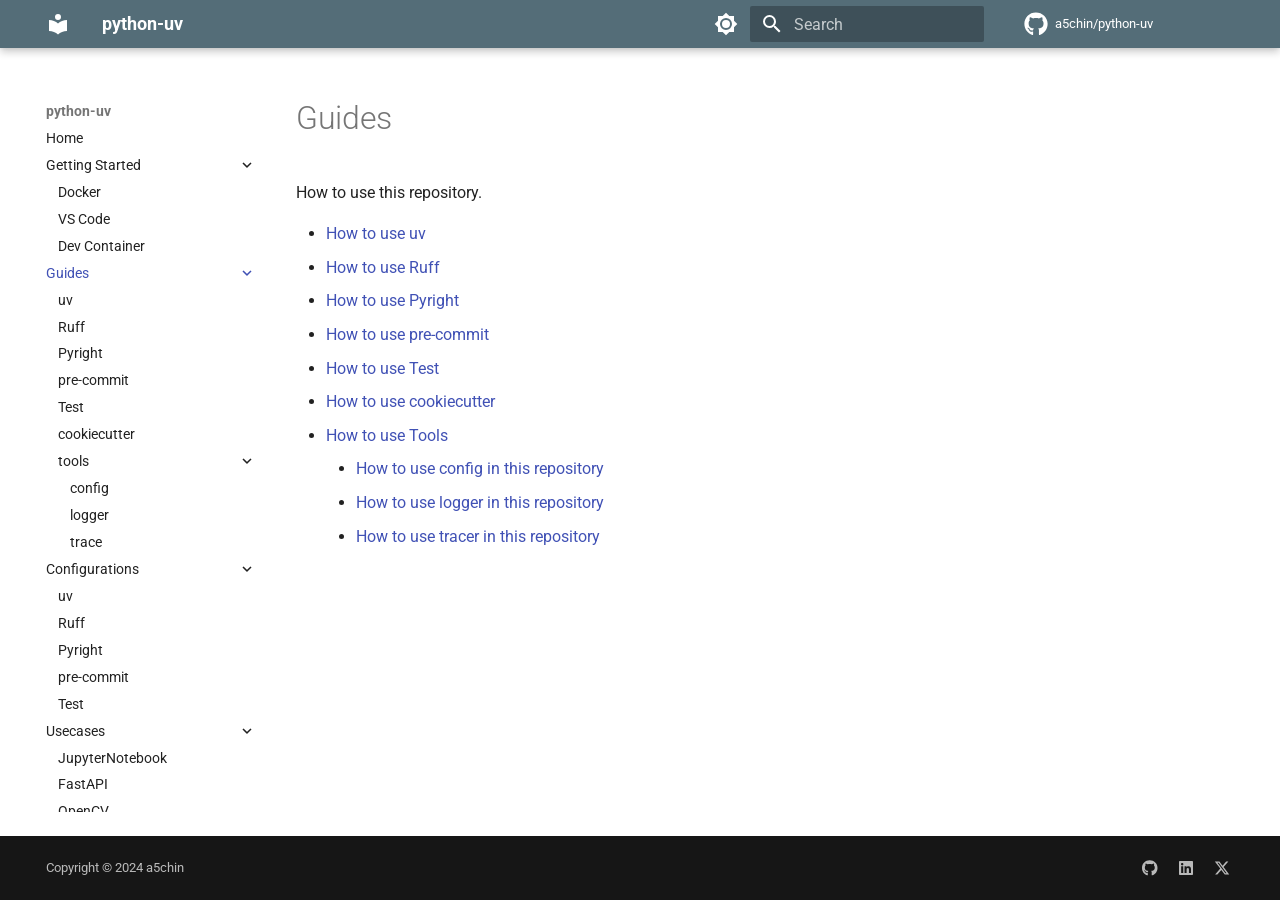
<file: guides/index.html>
<!doctype html>
<html lang="en" class="no-js">
  <head>
    
      <meta charset="utf-8">
      <meta name="viewport" content="width=device-width,initial-scale=1">
      
      
      
        <link rel="canonical" href="https://a5chin.github.io/a5chin/guides/">
      
      
        <link rel="prev" href="../getting-started/devcontainer/">
      
      
        <link rel="next" href="uv/">
      
      
      <link rel="icon" href="../assets/images/favicon.png">
      <meta name="generator" content="mkdocs-1.6.1, mkdocs-material-9.6.11">
    
    
      
        <title>Guides - python-uv</title>
      
    
    
      <link rel="stylesheet" href="../assets/stylesheets/main.4af4bdda.min.css">
      
        
        <link rel="stylesheet" href="../assets/stylesheets/palette.06af60db.min.css">
      
      


    
    
      
    
    
      
        
        
        <link rel="preconnect" href="https://fonts.gstatic.com" crossorigin>
        <link rel="stylesheet" href="https://fonts.googleapis.com/css?family=Roboto:300,300i,400,400i,700,700i%7CRoboto+Mono:400,400i,700,700i&display=fallback">
        <style>:root{--md-text-font:"Roboto";--md-code-font:"Roboto Mono"}</style>
      
    
    
      <link rel="stylesheet" href="../stylesheets/extra.css">
    
    <script>__md_scope=new URL("..",location),__md_hash=e=>[...e].reduce(((e,_)=>(e<<5)-e+_.charCodeAt(0)),0),__md_get=(e,_=localStorage,t=__md_scope)=>JSON.parse(_.getItem(t.pathname+"."+e)),__md_set=(e,_,t=localStorage,a=__md_scope)=>{try{t.setItem(a.pathname+"."+e,JSON.stringify(_))}catch(e){}}</script>
    
      

    
    
    
  </head>
  
  
    
    
      
    
    
    
    
    <body dir="ltr" data-md-color-scheme="light" data-md-color-primary="blue-grey" data-md-color-accent="indigo">
  
    
    <input class="md-toggle" data-md-toggle="drawer" type="checkbox" id="__drawer" autocomplete="off">
    <input class="md-toggle" data-md-toggle="search" type="checkbox" id="__search" autocomplete="off">
    <label class="md-overlay" for="__drawer"></label>
    <div data-md-component="skip">
      
        
        <a href="#guides" class="md-skip">
          Skip to content
        </a>
      
    </div>
    <div data-md-component="announce">
      
    </div>
    
    
      

  

<header class="md-header md-header--shadow" data-md-component="header">
  <nav class="md-header__inner md-grid" aria-label="Header">
    <a href=".." title="python-uv" class="md-header__button md-logo" aria-label="python-uv" data-md-component="logo">
      
  
  <svg xmlns="http://www.w3.org/2000/svg" viewBox="0 0 24 24"><path d="M12 8a3 3 0 0 0 3-3 3 3 0 0 0-3-3 3 3 0 0 0-3 3 3 3 0 0 0 3 3m0 3.54C9.64 9.35 6.5 8 3 8v11c3.5 0 6.64 1.35 9 3.54 2.36-2.19 5.5-3.54 9-3.54V8c-3.5 0-6.64 1.35-9 3.54"/></svg>

    </a>
    <label class="md-header__button md-icon" for="__drawer">
      
      <svg xmlns="http://www.w3.org/2000/svg" viewBox="0 0 24 24"><path d="M3 6h18v2H3zm0 5h18v2H3zm0 5h18v2H3z"/></svg>
    </label>
    <div class="md-header__title" data-md-component="header-title">
      <div class="md-header__ellipsis">
        <div class="md-header__topic">
          <span class="md-ellipsis">
            python-uv
          </span>
        </div>
        <div class="md-header__topic" data-md-component="header-topic">
          <span class="md-ellipsis">
            
              Guides
            
          </span>
        </div>
      </div>
    </div>
    
      
        <form class="md-header__option" data-md-component="palette">
  
    
    
    
    <input class="md-option" data-md-color-media="(prefers-color-scheme: light)" data-md-color-scheme="light" data-md-color-primary="blue-grey" data-md-color-accent="indigo"  aria-label="Switch to dark mode"  type="radio" name="__palette" id="__palette_0">
    
      <label class="md-header__button md-icon" title="Switch to dark mode" for="__palette_1" hidden>
        <svg xmlns="http://www.w3.org/2000/svg" viewBox="0 0 24 24"><path d="M12 8a4 4 0 0 0-4 4 4 4 0 0 0 4 4 4 4 0 0 0 4-4 4 4 0 0 0-4-4m0 10a6 6 0 0 1-6-6 6 6 0 0 1 6-6 6 6 0 0 1 6 6 6 6 0 0 1-6 6m8-9.31V4h-4.69L12 .69 8.69 4H4v4.69L.69 12 4 15.31V20h4.69L12 23.31 15.31 20H20v-4.69L23.31 12z"/></svg>
      </label>
    
  
    
    
    
    <input class="md-option" data-md-color-media="(prefers-color-scheme: dark)" data-md-color-scheme="slate" data-md-color-primary="blue-grey" data-md-color-accent="indigo"  aria-label="Switch to light mode"  type="radio" name="__palette" id="__palette_1">
    
      <label class="md-header__button md-icon" title="Switch to light mode" for="__palette_0" hidden>
        <svg xmlns="http://www.w3.org/2000/svg" viewBox="0 0 24 24"><path d="M12 18c-.89 0-1.74-.2-2.5-.55C11.56 16.5 13 14.42 13 12s-1.44-4.5-3.5-5.45C10.26 6.2 11.11 6 12 6a6 6 0 0 1 6 6 6 6 0 0 1-6 6m8-9.31V4h-4.69L12 .69 8.69 4H4v4.69L.69 12 4 15.31V20h4.69L12 23.31 15.31 20H20v-4.69L23.31 12z"/></svg>
      </label>
    
  
</form>
      
    
    
      <script>var palette=__md_get("__palette");if(palette&&palette.color){if("(prefers-color-scheme)"===palette.color.media){var media=matchMedia("(prefers-color-scheme: light)"),input=document.querySelector(media.matches?"[data-md-color-media='(prefers-color-scheme: light)']":"[data-md-color-media='(prefers-color-scheme: dark)']");palette.color.media=input.getAttribute("data-md-color-media"),palette.color.scheme=input.getAttribute("data-md-color-scheme"),palette.color.primary=input.getAttribute("data-md-color-primary"),palette.color.accent=input.getAttribute("data-md-color-accent")}for(var[key,value]of Object.entries(palette.color))document.body.setAttribute("data-md-color-"+key,value)}</script>
    
    
    
      
      
        <label class="md-header__button md-icon" for="__search">
          
          <svg xmlns="http://www.w3.org/2000/svg" viewBox="0 0 24 24"><path d="M9.5 3A6.5 6.5 0 0 1 16 9.5c0 1.61-.59 3.09-1.56 4.23l.27.27h.79l5 5-1.5 1.5-5-5v-.79l-.27-.27A6.52 6.52 0 0 1 9.5 16 6.5 6.5 0 0 1 3 9.5 6.5 6.5 0 0 1 9.5 3m0 2C7 5 5 7 5 9.5S7 14 9.5 14 14 12 14 9.5 12 5 9.5 5"/></svg>
        </label>
        <div class="md-search" data-md-component="search" role="dialog">
  <label class="md-search__overlay" for="__search"></label>
  <div class="md-search__inner" role="search">
    <form class="md-search__form" name="search">
      <input type="text" class="md-search__input" name="query" aria-label="Search" placeholder="Search" autocapitalize="off" autocorrect="off" autocomplete="off" spellcheck="false" data-md-component="search-query" required>
      <label class="md-search__icon md-icon" for="__search">
        
        <svg xmlns="http://www.w3.org/2000/svg" viewBox="0 0 24 24"><path d="M9.5 3A6.5 6.5 0 0 1 16 9.5c0 1.61-.59 3.09-1.56 4.23l.27.27h.79l5 5-1.5 1.5-5-5v-.79l-.27-.27A6.52 6.52 0 0 1 9.5 16 6.5 6.5 0 0 1 3 9.5 6.5 6.5 0 0 1 9.5 3m0 2C7 5 5 7 5 9.5S7 14 9.5 14 14 12 14 9.5 12 5 9.5 5"/></svg>
        
        <svg xmlns="http://www.w3.org/2000/svg" viewBox="0 0 24 24"><path d="M20 11v2H8l5.5 5.5-1.42 1.42L4.16 12l7.92-7.92L13.5 5.5 8 11z"/></svg>
      </label>
      <nav class="md-search__options" aria-label="Search">
        
        <button type="reset" class="md-search__icon md-icon" title="Clear" aria-label="Clear" tabindex="-1">
          
          <svg xmlns="http://www.w3.org/2000/svg" viewBox="0 0 24 24"><path d="M19 6.41 17.59 5 12 10.59 6.41 5 5 6.41 10.59 12 5 17.59 6.41 19 12 13.41 17.59 19 19 17.59 13.41 12z"/></svg>
        </button>
      </nav>
      
    </form>
    <div class="md-search__output">
      <div class="md-search__scrollwrap" tabindex="0" data-md-scrollfix>
        <div class="md-search-result" data-md-component="search-result">
          <div class="md-search-result__meta">
            Initializing search
          </div>
          <ol class="md-search-result__list" role="presentation"></ol>
        </div>
      </div>
    </div>
  </div>
</div>
      
    
    
      <div class="md-header__source">
        <a href="https://github.com/a5chin/python-uv" title="Go to repository" class="md-source" data-md-component="source">
  <div class="md-source__icon md-icon">
    
    <svg xmlns="http://www.w3.org/2000/svg" viewBox="0 0 496 512"><!--! Font Awesome Free 6.7.2 by @fontawesome - https://fontawesome.com License - https://fontawesome.com/license/free (Icons: CC BY 4.0, Fonts: SIL OFL 1.1, Code: MIT License) Copyright 2024 Fonticons, Inc.--><path d="M165.9 397.4c0 2-2.3 3.6-5.2 3.6-3.3.3-5.6-1.3-5.6-3.6 0-2 2.3-3.6 5.2-3.6 3-.3 5.6 1.3 5.6 3.6m-31.1-4.5c-.7 2 1.3 4.3 4.3 4.9 2.6 1 5.6 0 6.2-2s-1.3-4.3-4.3-5.2c-2.6-.7-5.5.3-6.2 2.3m44.2-1.7c-2.9.7-4.9 2.6-4.6 4.9.3 2 2.9 3.3 5.9 2.6 2.9-.7 4.9-2.6 4.6-4.6-.3-1.9-3-3.2-5.9-2.9M244.8 8C106.1 8 0 113.3 0 252c0 110.9 69.8 205.8 169.5 239.2 12.8 2.3 17.3-5.6 17.3-12.1 0-6.2-.3-40.4-.3-61.4 0 0-70 15-84.7-29.8 0 0-11.4-29.1-27.8-36.6 0 0-22.9-15.7 1.6-15.4 0 0 24.9 2 38.6 25.8 21.9 38.6 58.6 27.5 72.9 20.9 2.3-16 8.8-27.1 16-33.7-55.9-6.2-112.3-14.3-112.3-110.5 0-27.5 7.6-41.3 23.6-58.9-2.6-6.5-11.1-33.3 2.6-67.9 20.9-6.5 69 27 69 27 20-5.6 41.5-8.5 62.8-8.5s42.8 2.9 62.8 8.5c0 0 48.1-33.6 69-27 13.7 34.7 5.2 61.4 2.6 67.9 16 17.7 25.8 31.5 25.8 58.9 0 96.5-58.9 104.2-114.8 110.5 9.2 7.9 17 22.9 17 46.4 0 33.7-.3 75.4-.3 83.6 0 6.5 4.6 14.4 17.3 12.1C428.2 457.8 496 362.9 496 252 496 113.3 383.5 8 244.8 8M97.2 352.9c-1.3 1-1 3.3.7 5.2 1.6 1.6 3.9 2.3 5.2 1 1.3-1 1-3.3-.7-5.2-1.6-1.6-3.9-2.3-5.2-1m-10.8-8.1c-.7 1.3.3 2.9 2.3 3.9 1.6 1 3.6.7 4.3-.7.7-1.3-.3-2.9-2.3-3.9-2-.6-3.6-.3-4.3.7m32.4 35.6c-1.6 1.3-1 4.3 1.3 6.2 2.3 2.3 5.2 2.6 6.5 1 1.3-1.3.7-4.3-1.3-6.2-2.2-2.3-5.2-2.6-6.5-1m-11.4-14.7c-1.6 1-1.6 3.6 0 5.9s4.3 3.3 5.6 2.3c1.6-1.3 1.6-3.9 0-6.2-1.4-2.3-4-3.3-5.6-2"/></svg>
  </div>
  <div class="md-source__repository">
    a5chin/python-uv
  </div>
</a>
      </div>
    
  </nav>
  
</header>
    
    <div class="md-container" data-md-component="container">
      
      
        
          
        
      
      <main class="md-main" data-md-component="main">
        <div class="md-main__inner md-grid">
          
            
              
              <div class="md-sidebar md-sidebar--primary" data-md-component="sidebar" data-md-type="navigation" >
                <div class="md-sidebar__scrollwrap">
                  <div class="md-sidebar__inner">
                    



<nav class="md-nav md-nav--primary" aria-label="Navigation" data-md-level="0">
  <label class="md-nav__title" for="__drawer">
    <a href=".." title="python-uv" class="md-nav__button md-logo" aria-label="python-uv" data-md-component="logo">
      
  
  <svg xmlns="http://www.w3.org/2000/svg" viewBox="0 0 24 24"><path d="M12 8a3 3 0 0 0 3-3 3 3 0 0 0-3-3 3 3 0 0 0-3 3 3 3 0 0 0 3 3m0 3.54C9.64 9.35 6.5 8 3 8v11c3.5 0 6.64 1.35 9 3.54 2.36-2.19 5.5-3.54 9-3.54V8c-3.5 0-6.64 1.35-9 3.54"/></svg>

    </a>
    python-uv
  </label>
  
    <div class="md-nav__source">
      <a href="https://github.com/a5chin/python-uv" title="Go to repository" class="md-source" data-md-component="source">
  <div class="md-source__icon md-icon">
    
    <svg xmlns="http://www.w3.org/2000/svg" viewBox="0 0 496 512"><!--! Font Awesome Free 6.7.2 by @fontawesome - https://fontawesome.com License - https://fontawesome.com/license/free (Icons: CC BY 4.0, Fonts: SIL OFL 1.1, Code: MIT License) Copyright 2024 Fonticons, Inc.--><path d="M165.9 397.4c0 2-2.3 3.6-5.2 3.6-3.3.3-5.6-1.3-5.6-3.6 0-2 2.3-3.6 5.2-3.6 3-.3 5.6 1.3 5.6 3.6m-31.1-4.5c-.7 2 1.3 4.3 4.3 4.9 2.6 1 5.6 0 6.2-2s-1.3-4.3-4.3-5.2c-2.6-.7-5.5.3-6.2 2.3m44.2-1.7c-2.9.7-4.9 2.6-4.6 4.9.3 2 2.9 3.3 5.9 2.6 2.9-.7 4.9-2.6 4.6-4.6-.3-1.9-3-3.2-5.9-2.9M244.8 8C106.1 8 0 113.3 0 252c0 110.9 69.8 205.8 169.5 239.2 12.8 2.3 17.3-5.6 17.3-12.1 0-6.2-.3-40.4-.3-61.4 0 0-70 15-84.7-29.8 0 0-11.4-29.1-27.8-36.6 0 0-22.9-15.7 1.6-15.4 0 0 24.9 2 38.6 25.8 21.9 38.6 58.6 27.5 72.9 20.9 2.3-16 8.8-27.1 16-33.7-55.9-6.2-112.3-14.3-112.3-110.5 0-27.5 7.6-41.3 23.6-58.9-2.6-6.5-11.1-33.3 2.6-67.9 20.9-6.5 69 27 69 27 20-5.6 41.5-8.5 62.8-8.5s42.8 2.9 62.8 8.5c0 0 48.1-33.6 69-27 13.7 34.7 5.2 61.4 2.6 67.9 16 17.7 25.8 31.5 25.8 58.9 0 96.5-58.9 104.2-114.8 110.5 9.2 7.9 17 22.9 17 46.4 0 33.7-.3 75.4-.3 83.6 0 6.5 4.6 14.4 17.3 12.1C428.2 457.8 496 362.9 496 252 496 113.3 383.5 8 244.8 8M97.2 352.9c-1.3 1-1 3.3.7 5.2 1.6 1.6 3.9 2.3 5.2 1 1.3-1 1-3.3-.7-5.2-1.6-1.6-3.9-2.3-5.2-1m-10.8-8.1c-.7 1.3.3 2.9 2.3 3.9 1.6 1 3.6.7 4.3-.7.7-1.3-.3-2.9-2.3-3.9-2-.6-3.6-.3-4.3.7m32.4 35.6c-1.6 1.3-1 4.3 1.3 6.2 2.3 2.3 5.2 2.6 6.5 1 1.3-1.3.7-4.3-1.3-6.2-2.2-2.3-5.2-2.6-6.5-1m-11.4-14.7c-1.6 1-1.6 3.6 0 5.9s4.3 3.3 5.6 2.3c1.6-1.3 1.6-3.9 0-6.2-1.4-2.3-4-3.3-5.6-2"/></svg>
  </div>
  <div class="md-source__repository">
    a5chin/python-uv
  </div>
</a>
    </div>
  
  <ul class="md-nav__list" data-md-scrollfix>
    
      
      
  
  
  
  
    <li class="md-nav__item">
      <a href=".." class="md-nav__link">
        
  
  
  <span class="md-ellipsis">
    Home
    
  </span>
  

      </a>
    </li>
  

    
      
      
  
  
  
  
    
    
      
        
          
        
      
        
      
        
      
        
      
    
    
    
    
    <li class="md-nav__item md-nav__item--nested">
      
        
        
          
        
        <input class="md-nav__toggle md-toggle md-toggle--indeterminate" type="checkbox" id="__nav_2" >
        
          
          <div class="md-nav__link md-nav__container">
            <a href="../getting-started/" class="md-nav__link ">
              
  
  
  <span class="md-ellipsis">
    Getting Started
    
  </span>
  

            </a>
            
              
              <label class="md-nav__link " for="__nav_2" id="__nav_2_label" tabindex="0">
                <span class="md-nav__icon md-icon"></span>
              </label>
            
          </div>
        
        <nav class="md-nav" data-md-level="1" aria-labelledby="__nav_2_label" aria-expanded="false">
          <label class="md-nav__title" for="__nav_2">
            <span class="md-nav__icon md-icon"></span>
            Getting Started
          </label>
          <ul class="md-nav__list" data-md-scrollfix>
            
              
            
              
                
  
  
  
  
    <li class="md-nav__item">
      <a href="../getting-started/docker/" class="md-nav__link">
        
  
  
  <span class="md-ellipsis">
    Docker
    
  </span>
  

      </a>
    </li>
  

              
            
              
                
  
  
  
  
    <li class="md-nav__item">
      <a href="../getting-started/vscode/" class="md-nav__link">
        
  
  
  <span class="md-ellipsis">
    VS Code
    
  </span>
  

      </a>
    </li>
  

              
            
              
                
  
  
  
  
    <li class="md-nav__item">
      <a href="../getting-started/devcontainer/" class="md-nav__link">
        
  
  
  <span class="md-ellipsis">
    Dev Container
    
  </span>
  

      </a>
    </li>
  

              
            
          </ul>
        </nav>
      
    </li>
  

    
      
      
  
  
    
  
  
  
    
    
      
        
          
        
      
        
      
        
      
        
      
        
      
        
      
        
      
        
      
    
    
    
    
    <li class="md-nav__item md-nav__item--active md-nav__item--nested">
      
        
        
        <input class="md-nav__toggle md-toggle " type="checkbox" id="__nav_3" checked>
        
          
          <div class="md-nav__link md-nav__container">
            <a href="./" class="md-nav__link md-nav__link--active">
              
  
  
  <span class="md-ellipsis">
    Guides
    
  </span>
  

            </a>
            
              
              <label class="md-nav__link md-nav__link--active" for="__nav_3" id="__nav_3_label" tabindex="0">
                <span class="md-nav__icon md-icon"></span>
              </label>
            
          </div>
        
        <nav class="md-nav" data-md-level="1" aria-labelledby="__nav_3_label" aria-expanded="true">
          <label class="md-nav__title" for="__nav_3">
            <span class="md-nav__icon md-icon"></span>
            Guides
          </label>
          <ul class="md-nav__list" data-md-scrollfix>
            
              
            
              
                
  
  
  
  
    <li class="md-nav__item">
      <a href="uv/" class="md-nav__link">
        
  
  
  <span class="md-ellipsis">
    uv
    
  </span>
  

      </a>
    </li>
  

              
            
              
                
  
  
  
  
    <li class="md-nav__item">
      <a href="ruff/" class="md-nav__link">
        
  
  
  <span class="md-ellipsis">
    Ruff
    
  </span>
  

      </a>
    </li>
  

              
            
              
                
  
  
  
  
    <li class="md-nav__item">
      <a href="pyright/" class="md-nav__link">
        
  
  
  <span class="md-ellipsis">
    Pyright
    
  </span>
  

      </a>
    </li>
  

              
            
              
                
  
  
  
  
    <li class="md-nav__item">
      <a href="pre-commit/" class="md-nav__link">
        
  
  
  <span class="md-ellipsis">
    pre-commit
    
  </span>
  

      </a>
    </li>
  

              
            
              
                
  
  
  
  
    <li class="md-nav__item">
      <a href="test/" class="md-nav__link">
        
  
  
  <span class="md-ellipsis">
    Test
    
  </span>
  

      </a>
    </li>
  

              
            
              
                
  
  
  
  
    <li class="md-nav__item">
      <a href="cookiecutter/" class="md-nav__link">
        
  
  
  <span class="md-ellipsis">
    cookiecutter
    
  </span>
  

      </a>
    </li>
  

              
            
              
                
  
  
  
  
    
    
      
        
          
        
      
        
      
        
      
        
      
    
    
    
    
    <li class="md-nav__item md-nav__item--nested">
      
        
        
          
        
        <input class="md-nav__toggle md-toggle md-toggle--indeterminate" type="checkbox" id="__nav_3_8" >
        
          
          <div class="md-nav__link md-nav__container">
            <a href="tools/" class="md-nav__link ">
              
  
  
  <span class="md-ellipsis">
    tools
    
  </span>
  

            </a>
            
              
              <label class="md-nav__link " for="__nav_3_8" id="__nav_3_8_label" tabindex="0">
                <span class="md-nav__icon md-icon"></span>
              </label>
            
          </div>
        
        <nav class="md-nav" data-md-level="2" aria-labelledby="__nav_3_8_label" aria-expanded="false">
          <label class="md-nav__title" for="__nav_3_8">
            <span class="md-nav__icon md-icon"></span>
            tools
          </label>
          <ul class="md-nav__list" data-md-scrollfix>
            
              
            
              
                
  
  
  
  
    <li class="md-nav__item">
      <a href="tools/config/" class="md-nav__link">
        
  
  
  <span class="md-ellipsis">
    config
    
  </span>
  

      </a>
    </li>
  

              
            
              
                
  
  
  
  
    <li class="md-nav__item">
      <a href="tools/logger/" class="md-nav__link">
        
  
  
  <span class="md-ellipsis">
    logger
    
  </span>
  

      </a>
    </li>
  

              
            
              
                
  
  
  
  
    <li class="md-nav__item">
      <a href="tools/tracer/" class="md-nav__link">
        
  
  
  <span class="md-ellipsis">
    trace
    
  </span>
  

      </a>
    </li>
  

              
            
          </ul>
        </nav>
      
    </li>
  

              
            
          </ul>
        </nav>
      
    </li>
  

    
      
      
  
  
  
  
    
    
      
        
          
        
      
        
      
        
      
        
      
        
      
        
      
    
    
    
    
    <li class="md-nav__item md-nav__item--nested">
      
        
        
          
        
        <input class="md-nav__toggle md-toggle md-toggle--indeterminate" type="checkbox" id="__nav_4" >
        
          
          <div class="md-nav__link md-nav__container">
            <a href="../configurations/" class="md-nav__link ">
              
  
  
  <span class="md-ellipsis">
    Configurations
    
  </span>
  

            </a>
            
              
              <label class="md-nav__link " for="__nav_4" id="__nav_4_label" tabindex="0">
                <span class="md-nav__icon md-icon"></span>
              </label>
            
          </div>
        
        <nav class="md-nav" data-md-level="1" aria-labelledby="__nav_4_label" aria-expanded="false">
          <label class="md-nav__title" for="__nav_4">
            <span class="md-nav__icon md-icon"></span>
            Configurations
          </label>
          <ul class="md-nav__list" data-md-scrollfix>
            
              
            
              
                
  
  
  
  
    <li class="md-nav__item">
      <a href="../configurations/uv/" class="md-nav__link">
        
  
  
  <span class="md-ellipsis">
    uv
    
  </span>
  

      </a>
    </li>
  

              
            
              
                
  
  
  
  
    <li class="md-nav__item">
      <a href="../configurations/ruff/" class="md-nav__link">
        
  
  
  <span class="md-ellipsis">
    Ruff
    
  </span>
  

      </a>
    </li>
  

              
            
              
                
  
  
  
  
    <li class="md-nav__item">
      <a href="../configurations/pyright/" class="md-nav__link">
        
  
  
  <span class="md-ellipsis">
    Pyright
    
  </span>
  

      </a>
    </li>
  

              
            
              
                
  
  
  
  
    <li class="md-nav__item">
      <a href="../configurations/pre-commit/" class="md-nav__link">
        
  
  
  <span class="md-ellipsis">
    pre-commit
    
  </span>
  

      </a>
    </li>
  

              
            
              
                
  
  
  
  
    <li class="md-nav__item">
      <a href="../configurations/test/" class="md-nav__link">
        
  
  
  <span class="md-ellipsis">
    Test
    
  </span>
  

      </a>
    </li>
  

              
            
          </ul>
        </nav>
      
    </li>
  

    
      
      
  
  
  
  
    
    
      
        
          
        
      
        
      
        
      
        
      
    
    
    
    
    <li class="md-nav__item md-nav__item--nested">
      
        
        
          
        
        <input class="md-nav__toggle md-toggle md-toggle--indeterminate" type="checkbox" id="__nav_5" >
        
          
          <div class="md-nav__link md-nav__container">
            <a href="../usecases/" class="md-nav__link ">
              
  
  
  <span class="md-ellipsis">
    Usecases
    
  </span>
  

            </a>
            
              
              <label class="md-nav__link " for="__nav_5" id="__nav_5_label" tabindex="0">
                <span class="md-nav__icon md-icon"></span>
              </label>
            
          </div>
        
        <nav class="md-nav" data-md-level="1" aria-labelledby="__nav_5_label" aria-expanded="false">
          <label class="md-nav__title" for="__nav_5">
            <span class="md-nav__icon md-icon"></span>
            Usecases
          </label>
          <ul class="md-nav__list" data-md-scrollfix>
            
              
            
              
                
  
  
  
  
    <li class="md-nav__item">
      <a href="../usecases/jupyter/" class="md-nav__link">
        
  
  
  <span class="md-ellipsis">
    JupyterNotebook
    
  </span>
  

      </a>
    </li>
  

              
            
              
                
  
  
  
  
    <li class="md-nav__item">
      <a href="../usecases/fastapi/" class="md-nav__link">
        
  
  
  <span class="md-ellipsis">
    FastAPI
    
  </span>
  

      </a>
    </li>
  

              
            
              
                
  
  
  
  
    <li class="md-nav__item">
      <a href="../usecases/opencv/" class="md-nav__link">
        
  
  
  <span class="md-ellipsis">
    OpenCV
    
  </span>
  

      </a>
    </li>
  

              
            
          </ul>
        </nav>
      
    </li>
  

    
      
      
  
  
  
  
    
    
      
        
      
    
    
    
    
    <li class="md-nav__item md-nav__item--nested">
      
        
        
          
        
        <input class="md-nav__toggle md-toggle md-toggle--indeterminate" type="checkbox" id="__nav_6" >
        
          
          <label class="md-nav__link" for="__nav_6" id="__nav_6_label" tabindex="0">
            
  
  
  <span class="md-ellipsis">
    About
    
  </span>
  

            <span class="md-nav__icon md-icon"></span>
          </label>
        
        <nav class="md-nav" data-md-level="1" aria-labelledby="__nav_6_label" aria-expanded="false">
          <label class="md-nav__title" for="__nav_6">
            <span class="md-nav__icon md-icon"></span>
            About
          </label>
          <ul class="md-nav__list" data-md-scrollfix>
            
              
                
  
  
  
  
    <li class="md-nav__item">
      <a href="../about/license/" class="md-nav__link">
        
  
  
  <span class="md-ellipsis">
    License
    
  </span>
  

      </a>
    </li>
  

              
            
          </ul>
        </nav>
      
    </li>
  

    
  </ul>
</nav>
                  </div>
                </div>
              </div>
            
            
              
              <div class="md-sidebar md-sidebar--secondary" data-md-component="sidebar" data-md-type="toc" >
                <div class="md-sidebar__scrollwrap">
                  <div class="md-sidebar__inner">
                    

<nav class="md-nav md-nav--secondary" aria-label="Table of contents">
  
  
  
    
  
  
</nav>
                  </div>
                </div>
              </div>
            
          
          
            <div class="md-content" data-md-component="content">
              <article class="md-content__inner md-typeset">
                
                  


  
  


<h1 id="guides">Guides</h1>
<p>How to use this repository.</p>
<ul>
<li><a href="uv/">How to use uv</a></li>
<li><a href="ruff/">How to use Ruff</a></li>
<li><a href="pyright/">How to use Pyright</a></li>
<li><a href="pre-commit/">How to use pre-commit</a></li>
<li><a href="test/">How to use Test</a></li>
<li><a href="cookiecutter/">How to use cookiecutter</a></li>
<li><a href="tools/">How to use Tools</a><ul>
<li><a href="tools/config/">How to use config in this repository</a></li>
<li><a href="tools/logger/">How to use logger in this repository</a></li>
<li><a href="tools/tracer/">How to use tracer in this repository</a></li>
</ul>
</li>
</ul>












                
              </article>
            </div>
          
          
<script>var target=document.getElementById(location.hash.slice(1));target&&target.name&&(target.checked=target.name.startsWith("__tabbed_"))</script>
        </div>
        
          <button type="button" class="md-top md-icon" data-md-component="top" hidden>
  
  <svg xmlns="http://www.w3.org/2000/svg" viewBox="0 0 24 24"><path d="M13 20h-2V8l-5.5 5.5-1.42-1.42L12 4.16l7.92 7.92-1.42 1.42L13 8z"/></svg>
  Back to top
</button>
        
      </main>
      
        <footer class="md-footer">
  
  <div class="md-footer-meta md-typeset">
    <div class="md-footer-meta__inner md-grid">
      <div class="md-copyright">
  
    <div class="md-copyright__highlight">
      Copyright &copy; 2024 a5chin
    </div>
  
  
</div>
      
        <div class="md-social">
  
    
    
    
    
    <a href="https://github.com/a5chin" target="_blank" rel="noopener" title="a5chin on GitHub" class="md-social__link">
      <svg xmlns="http://www.w3.org/2000/svg" viewBox="0 0 496 512"><!--! Font Awesome Free 6.7.2 by @fontawesome - https://fontawesome.com License - https://fontawesome.com/license/free (Icons: CC BY 4.0, Fonts: SIL OFL 1.1, Code: MIT License) Copyright 2024 Fonticons, Inc.--><path d="M165.9 397.4c0 2-2.3 3.6-5.2 3.6-3.3.3-5.6-1.3-5.6-3.6 0-2 2.3-3.6 5.2-3.6 3-.3 5.6 1.3 5.6 3.6m-31.1-4.5c-.7 2 1.3 4.3 4.3 4.9 2.6 1 5.6 0 6.2-2s-1.3-4.3-4.3-5.2c-2.6-.7-5.5.3-6.2 2.3m44.2-1.7c-2.9.7-4.9 2.6-4.6 4.9.3 2 2.9 3.3 5.9 2.6 2.9-.7 4.9-2.6 4.6-4.6-.3-1.9-3-3.2-5.9-2.9M244.8 8C106.1 8 0 113.3 0 252c0 110.9 69.8 205.8 169.5 239.2 12.8 2.3 17.3-5.6 17.3-12.1 0-6.2-.3-40.4-.3-61.4 0 0-70 15-84.7-29.8 0 0-11.4-29.1-27.8-36.6 0 0-22.9-15.7 1.6-15.4 0 0 24.9 2 38.6 25.8 21.9 38.6 58.6 27.5 72.9 20.9 2.3-16 8.8-27.1 16-33.7-55.9-6.2-112.3-14.3-112.3-110.5 0-27.5 7.6-41.3 23.6-58.9-2.6-6.5-11.1-33.3 2.6-67.9 20.9-6.5 69 27 69 27 20-5.6 41.5-8.5 62.8-8.5s42.8 2.9 62.8 8.5c0 0 48.1-33.6 69-27 13.7 34.7 5.2 61.4 2.6 67.9 16 17.7 25.8 31.5 25.8 58.9 0 96.5-58.9 104.2-114.8 110.5 9.2 7.9 17 22.9 17 46.4 0 33.7-.3 75.4-.3 83.6 0 6.5 4.6 14.4 17.3 12.1C428.2 457.8 496 362.9 496 252 496 113.3 383.5 8 244.8 8M97.2 352.9c-1.3 1-1 3.3.7 5.2 1.6 1.6 3.9 2.3 5.2 1 1.3-1 1-3.3-.7-5.2-1.6-1.6-3.9-2.3-5.2-1m-10.8-8.1c-.7 1.3.3 2.9 2.3 3.9 1.6 1 3.6.7 4.3-.7.7-1.3-.3-2.9-2.3-3.9-2-.6-3.6-.3-4.3.7m32.4 35.6c-1.6 1.3-1 4.3 1.3 6.2 2.3 2.3 5.2 2.6 6.5 1 1.3-1.3.7-4.3-1.3-6.2-2.2-2.3-5.2-2.6-6.5-1m-11.4-14.7c-1.6 1-1.6 3.6 0 5.9s4.3 3.3 5.6 2.3c1.6-1.3 1.6-3.9 0-6.2-1.4-2.3-4-3.3-5.6-2"/></svg>
    </a>
  
    
    
    
    
    <a href="https://linkedin.com/in/a5chin/" target="_blank" rel="noopener" title="a5chin on LinkedIn" class="md-social__link">
      <svg xmlns="http://www.w3.org/2000/svg" viewBox="0 0 448 512"><!--! Font Awesome Free 6.7.2 by @fontawesome - https://fontawesome.com License - https://fontawesome.com/license/free (Icons: CC BY 4.0, Fonts: SIL OFL 1.1, Code: MIT License) Copyright 2024 Fonticons, Inc.--><path d="M416 32H31.9C14.3 32 0 46.5 0 64.3v383.4C0 465.5 14.3 480 31.9 480H416c17.6 0 32-14.5 32-32.3V64.3c0-17.8-14.4-32.3-32-32.3M135.4 416H69V202.2h66.5V416zm-33.2-243c-21.3 0-38.5-17.3-38.5-38.5S80.9 96 102.2 96c21.2 0 38.5 17.3 38.5 38.5 0 21.3-17.2 38.5-38.5 38.5m282.1 243h-66.4V312c0-24.8-.5-56.7-34.5-56.7-34.6 0-39.9 27-39.9 54.9V416h-66.4V202.2h63.7v29.2h.9c8.9-16.8 30.6-34.5 62.9-34.5 67.2 0 79.7 44.3 79.7 101.9z"/></svg>
    </a>
  
    
    
    
    
    <a href="https://x.com/a5chin" target="_blank" rel="noopener" title="a5chin on X" class="md-social__link">
      <svg xmlns="http://www.w3.org/2000/svg" viewBox="0 0 512 512"><!--! Font Awesome Free 6.7.2 by @fontawesome - https://fontawesome.com License - https://fontawesome.com/license/free (Icons: CC BY 4.0, Fonts: SIL OFL 1.1, Code: MIT License) Copyright 2024 Fonticons, Inc.--><path d="M389.2 48h70.6L305.6 224.2 487 464H345L233.7 318.6 106.5 464H35.8l164.9-188.5L26.8 48h145.6l100.5 132.9zm-24.8 373.8h39.1L151.1 88h-42z"/></svg>
    </a>
  
</div>
      
    </div>
  </div>
</footer>
      
    </div>
    <div class="md-dialog" data-md-component="dialog">
      <div class="md-dialog__inner md-typeset"></div>
    </div>
    
    
    
      
      <script id="__config" type="application/json">{"base": "..", "features": ["content.code.copy", "navigation.expand", "navigation.indexes", "navigation.top"], "search": "../assets/javascripts/workers/search.f8cc74c7.min.js", "tags": null, "translations": {"clipboard.copied": "Copied to clipboard", "clipboard.copy": "Copy to clipboard", "search.result.more.one": "1 more on this page", "search.result.more.other": "# more on this page", "search.result.none": "No matching documents", "search.result.one": "1 matching document", "search.result.other": "# matching documents", "search.result.placeholder": "Type to start searching", "search.result.term.missing": "Missing", "select.version": "Select version"}, "version": null}</script>
    
    
      <script src="../assets/javascripts/bundle.c8b220af.min.js"></script>
      
    
  </body>
</html>
</file>
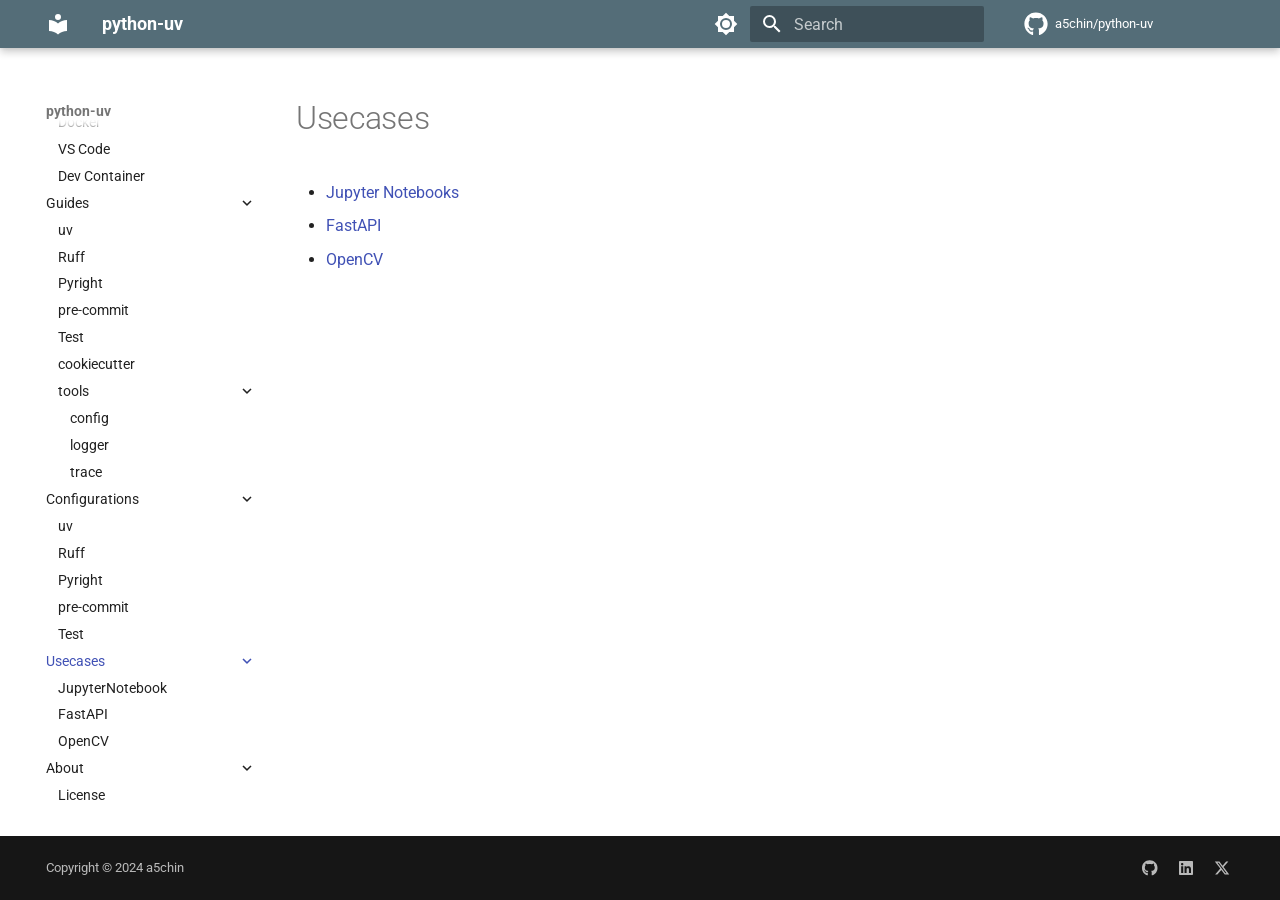
<file: usecases/index.html>
<!doctype html>
<html lang="en" class="no-js">
  <head>
    
      <meta charset="utf-8">
      <meta name="viewport" content="width=device-width,initial-scale=1">
      
      
      
        <link rel="canonical" href="https://a5chin.github.io/a5chin/usecases/">
      
      
        <link rel="prev" href="../configurations/test/">
      
      
        <link rel="next" href="jupyter/">
      
      
      <link rel="icon" href="../assets/images/favicon.png">
      <meta name="generator" content="mkdocs-1.6.1, mkdocs-material-9.6.11">
    
    
      
        <title>Usecases - python-uv</title>
      
    
    
      <link rel="stylesheet" href="../assets/stylesheets/main.4af4bdda.min.css">
      
        
        <link rel="stylesheet" href="../assets/stylesheets/palette.06af60db.min.css">
      
      


    
    
      
    
    
      
        
        
        <link rel="preconnect" href="https://fonts.gstatic.com" crossorigin>
        <link rel="stylesheet" href="https://fonts.googleapis.com/css?family=Roboto:300,300i,400,400i,700,700i%7CRoboto+Mono:400,400i,700,700i&display=fallback">
        <style>:root{--md-text-font:"Roboto";--md-code-font:"Roboto Mono"}</style>
      
    
    
      <link rel="stylesheet" href="../stylesheets/extra.css">
    
    <script>__md_scope=new URL("..",location),__md_hash=e=>[...e].reduce(((e,_)=>(e<<5)-e+_.charCodeAt(0)),0),__md_get=(e,_=localStorage,t=__md_scope)=>JSON.parse(_.getItem(t.pathname+"."+e)),__md_set=(e,_,t=localStorage,a=__md_scope)=>{try{t.setItem(a.pathname+"."+e,JSON.stringify(_))}catch(e){}}</script>
    
      

    
    
    
  </head>
  
  
    
    
      
    
    
    
    
    <body dir="ltr" data-md-color-scheme="light" data-md-color-primary="blue-grey" data-md-color-accent="indigo">
  
    
    <input class="md-toggle" data-md-toggle="drawer" type="checkbox" id="__drawer" autocomplete="off">
    <input class="md-toggle" data-md-toggle="search" type="checkbox" id="__search" autocomplete="off">
    <label class="md-overlay" for="__drawer"></label>
    <div data-md-component="skip">
      
        
        <a href="#usecases" class="md-skip">
          Skip to content
        </a>
      
    </div>
    <div data-md-component="announce">
      
    </div>
    
    
      

  

<header class="md-header md-header--shadow" data-md-component="header">
  <nav class="md-header__inner md-grid" aria-label="Header">
    <a href=".." title="python-uv" class="md-header__button md-logo" aria-label="python-uv" data-md-component="logo">
      
  
  <svg xmlns="http://www.w3.org/2000/svg" viewBox="0 0 24 24"><path d="M12 8a3 3 0 0 0 3-3 3 3 0 0 0-3-3 3 3 0 0 0-3 3 3 3 0 0 0 3 3m0 3.54C9.64 9.35 6.5 8 3 8v11c3.5 0 6.64 1.35 9 3.54 2.36-2.19 5.5-3.54 9-3.54V8c-3.5 0-6.64 1.35-9 3.54"/></svg>

    </a>
    <label class="md-header__button md-icon" for="__drawer">
      
      <svg xmlns="http://www.w3.org/2000/svg" viewBox="0 0 24 24"><path d="M3 6h18v2H3zm0 5h18v2H3zm0 5h18v2H3z"/></svg>
    </label>
    <div class="md-header__title" data-md-component="header-title">
      <div class="md-header__ellipsis">
        <div class="md-header__topic">
          <span class="md-ellipsis">
            python-uv
          </span>
        </div>
        <div class="md-header__topic" data-md-component="header-topic">
          <span class="md-ellipsis">
            
              Usecases
            
          </span>
        </div>
      </div>
    </div>
    
      
        <form class="md-header__option" data-md-component="palette">
  
    
    
    
    <input class="md-option" data-md-color-media="(prefers-color-scheme: light)" data-md-color-scheme="light" data-md-color-primary="blue-grey" data-md-color-accent="indigo"  aria-label="Switch to dark mode"  type="radio" name="__palette" id="__palette_0">
    
      <label class="md-header__button md-icon" title="Switch to dark mode" for="__palette_1" hidden>
        <svg xmlns="http://www.w3.org/2000/svg" viewBox="0 0 24 24"><path d="M12 8a4 4 0 0 0-4 4 4 4 0 0 0 4 4 4 4 0 0 0 4-4 4 4 0 0 0-4-4m0 10a6 6 0 0 1-6-6 6 6 0 0 1 6-6 6 6 0 0 1 6 6 6 6 0 0 1-6 6m8-9.31V4h-4.69L12 .69 8.69 4H4v4.69L.69 12 4 15.31V20h4.69L12 23.31 15.31 20H20v-4.69L23.31 12z"/></svg>
      </label>
    
  
    
    
    
    <input class="md-option" data-md-color-media="(prefers-color-scheme: dark)" data-md-color-scheme="slate" data-md-color-primary="blue-grey" data-md-color-accent="indigo"  aria-label="Switch to light mode"  type="radio" name="__palette" id="__palette_1">
    
      <label class="md-header__button md-icon" title="Switch to light mode" for="__palette_0" hidden>
        <svg xmlns="http://www.w3.org/2000/svg" viewBox="0 0 24 24"><path d="M12 18c-.89 0-1.74-.2-2.5-.55C11.56 16.5 13 14.42 13 12s-1.44-4.5-3.5-5.45C10.26 6.2 11.11 6 12 6a6 6 0 0 1 6 6 6 6 0 0 1-6 6m8-9.31V4h-4.69L12 .69 8.69 4H4v4.69L.69 12 4 15.31V20h4.69L12 23.31 15.31 20H20v-4.69L23.31 12z"/></svg>
      </label>
    
  
</form>
      
    
    
      <script>var palette=__md_get("__palette");if(palette&&palette.color){if("(prefers-color-scheme)"===palette.color.media){var media=matchMedia("(prefers-color-scheme: light)"),input=document.querySelector(media.matches?"[data-md-color-media='(prefers-color-scheme: light)']":"[data-md-color-media='(prefers-color-scheme: dark)']");palette.color.media=input.getAttribute("data-md-color-media"),palette.color.scheme=input.getAttribute("data-md-color-scheme"),palette.color.primary=input.getAttribute("data-md-color-primary"),palette.color.accent=input.getAttribute("data-md-color-accent")}for(var[key,value]of Object.entries(palette.color))document.body.setAttribute("data-md-color-"+key,value)}</script>
    
    
    
      
      
        <label class="md-header__button md-icon" for="__search">
          
          <svg xmlns="http://www.w3.org/2000/svg" viewBox="0 0 24 24"><path d="M9.5 3A6.5 6.5 0 0 1 16 9.5c0 1.61-.59 3.09-1.56 4.23l.27.27h.79l5 5-1.5 1.5-5-5v-.79l-.27-.27A6.52 6.52 0 0 1 9.5 16 6.5 6.5 0 0 1 3 9.5 6.5 6.5 0 0 1 9.5 3m0 2C7 5 5 7 5 9.5S7 14 9.5 14 14 12 14 9.5 12 5 9.5 5"/></svg>
        </label>
        <div class="md-search" data-md-component="search" role="dialog">
  <label class="md-search__overlay" for="__search"></label>
  <div class="md-search__inner" role="search">
    <form class="md-search__form" name="search">
      <input type="text" class="md-search__input" name="query" aria-label="Search" placeholder="Search" autocapitalize="off" autocorrect="off" autocomplete="off" spellcheck="false" data-md-component="search-query" required>
      <label class="md-search__icon md-icon" for="__search">
        
        <svg xmlns="http://www.w3.org/2000/svg" viewBox="0 0 24 24"><path d="M9.5 3A6.5 6.5 0 0 1 16 9.5c0 1.61-.59 3.09-1.56 4.23l.27.27h.79l5 5-1.5 1.5-5-5v-.79l-.27-.27A6.52 6.52 0 0 1 9.5 16 6.5 6.5 0 0 1 3 9.5 6.5 6.5 0 0 1 9.5 3m0 2C7 5 5 7 5 9.5S7 14 9.5 14 14 12 14 9.5 12 5 9.5 5"/></svg>
        
        <svg xmlns="http://www.w3.org/2000/svg" viewBox="0 0 24 24"><path d="M20 11v2H8l5.5 5.5-1.42 1.42L4.16 12l7.92-7.92L13.5 5.5 8 11z"/></svg>
      </label>
      <nav class="md-search__options" aria-label="Search">
        
        <button type="reset" class="md-search__icon md-icon" title="Clear" aria-label="Clear" tabindex="-1">
          
          <svg xmlns="http://www.w3.org/2000/svg" viewBox="0 0 24 24"><path d="M19 6.41 17.59 5 12 10.59 6.41 5 5 6.41 10.59 12 5 17.59 6.41 19 12 13.41 17.59 19 19 17.59 13.41 12z"/></svg>
        </button>
      </nav>
      
    </form>
    <div class="md-search__output">
      <div class="md-search__scrollwrap" tabindex="0" data-md-scrollfix>
        <div class="md-search-result" data-md-component="search-result">
          <div class="md-search-result__meta">
            Initializing search
          </div>
          <ol class="md-search-result__list" role="presentation"></ol>
        </div>
      </div>
    </div>
  </div>
</div>
      
    
    
      <div class="md-header__source">
        <a href="https://github.com/a5chin/python-uv" title="Go to repository" class="md-source" data-md-component="source">
  <div class="md-source__icon md-icon">
    
    <svg xmlns="http://www.w3.org/2000/svg" viewBox="0 0 496 512"><!--! Font Awesome Free 6.7.2 by @fontawesome - https://fontawesome.com License - https://fontawesome.com/license/free (Icons: CC BY 4.0, Fonts: SIL OFL 1.1, Code: MIT License) Copyright 2024 Fonticons, Inc.--><path d="M165.9 397.4c0 2-2.3 3.6-5.2 3.6-3.3.3-5.6-1.3-5.6-3.6 0-2 2.3-3.6 5.2-3.6 3-.3 5.6 1.3 5.6 3.6m-31.1-4.5c-.7 2 1.3 4.3 4.3 4.9 2.6 1 5.6 0 6.2-2s-1.3-4.3-4.3-5.2c-2.6-.7-5.5.3-6.2 2.3m44.2-1.7c-2.9.7-4.9 2.6-4.6 4.9.3 2 2.9 3.3 5.9 2.6 2.9-.7 4.9-2.6 4.6-4.6-.3-1.9-3-3.2-5.9-2.9M244.8 8C106.1 8 0 113.3 0 252c0 110.9 69.8 205.8 169.5 239.2 12.8 2.3 17.3-5.6 17.3-12.1 0-6.2-.3-40.4-.3-61.4 0 0-70 15-84.7-29.8 0 0-11.4-29.1-27.8-36.6 0 0-22.9-15.7 1.6-15.4 0 0 24.9 2 38.6 25.8 21.9 38.6 58.6 27.5 72.9 20.9 2.3-16 8.8-27.1 16-33.7-55.9-6.2-112.3-14.3-112.3-110.5 0-27.5 7.6-41.3 23.6-58.9-2.6-6.5-11.1-33.3 2.6-67.9 20.9-6.5 69 27 69 27 20-5.6 41.5-8.5 62.8-8.5s42.8 2.9 62.8 8.5c0 0 48.1-33.6 69-27 13.7 34.7 5.2 61.4 2.6 67.9 16 17.7 25.8 31.5 25.8 58.9 0 96.5-58.9 104.2-114.8 110.5 9.2 7.9 17 22.9 17 46.4 0 33.7-.3 75.4-.3 83.6 0 6.5 4.6 14.4 17.3 12.1C428.2 457.8 496 362.9 496 252 496 113.3 383.5 8 244.8 8M97.2 352.9c-1.3 1-1 3.3.7 5.2 1.6 1.6 3.9 2.3 5.2 1 1.3-1 1-3.3-.7-5.2-1.6-1.6-3.9-2.3-5.2-1m-10.8-8.1c-.7 1.3.3 2.9 2.3 3.9 1.6 1 3.6.7 4.3-.7.7-1.3-.3-2.9-2.3-3.9-2-.6-3.6-.3-4.3.7m32.4 35.6c-1.6 1.3-1 4.3 1.3 6.2 2.3 2.3 5.2 2.6 6.5 1 1.3-1.3.7-4.3-1.3-6.2-2.2-2.3-5.2-2.6-6.5-1m-11.4-14.7c-1.6 1-1.6 3.6 0 5.9s4.3 3.3 5.6 2.3c1.6-1.3 1.6-3.9 0-6.2-1.4-2.3-4-3.3-5.6-2"/></svg>
  </div>
  <div class="md-source__repository">
    a5chin/python-uv
  </div>
</a>
      </div>
    
  </nav>
  
</header>
    
    <div class="md-container" data-md-component="container">
      
      
        
          
        
      
      <main class="md-main" data-md-component="main">
        <div class="md-main__inner md-grid">
          
            
              
              <div class="md-sidebar md-sidebar--primary" data-md-component="sidebar" data-md-type="navigation" >
                <div class="md-sidebar__scrollwrap">
                  <div class="md-sidebar__inner">
                    



<nav class="md-nav md-nav--primary" aria-label="Navigation" data-md-level="0">
  <label class="md-nav__title" for="__drawer">
    <a href=".." title="python-uv" class="md-nav__button md-logo" aria-label="python-uv" data-md-component="logo">
      
  
  <svg xmlns="http://www.w3.org/2000/svg" viewBox="0 0 24 24"><path d="M12 8a3 3 0 0 0 3-3 3 3 0 0 0-3-3 3 3 0 0 0-3 3 3 3 0 0 0 3 3m0 3.54C9.64 9.35 6.5 8 3 8v11c3.5 0 6.64 1.35 9 3.54 2.36-2.19 5.5-3.54 9-3.54V8c-3.5 0-6.64 1.35-9 3.54"/></svg>

    </a>
    python-uv
  </label>
  
    <div class="md-nav__source">
      <a href="https://github.com/a5chin/python-uv" title="Go to repository" class="md-source" data-md-component="source">
  <div class="md-source__icon md-icon">
    
    <svg xmlns="http://www.w3.org/2000/svg" viewBox="0 0 496 512"><!--! Font Awesome Free 6.7.2 by @fontawesome - https://fontawesome.com License - https://fontawesome.com/license/free (Icons: CC BY 4.0, Fonts: SIL OFL 1.1, Code: MIT License) Copyright 2024 Fonticons, Inc.--><path d="M165.9 397.4c0 2-2.3 3.6-5.2 3.6-3.3.3-5.6-1.3-5.6-3.6 0-2 2.3-3.6 5.2-3.6 3-.3 5.6 1.3 5.6 3.6m-31.1-4.5c-.7 2 1.3 4.3 4.3 4.9 2.6 1 5.6 0 6.2-2s-1.3-4.3-4.3-5.2c-2.6-.7-5.5.3-6.2 2.3m44.2-1.7c-2.9.7-4.9 2.6-4.6 4.9.3 2 2.9 3.3 5.9 2.6 2.9-.7 4.9-2.6 4.6-4.6-.3-1.9-3-3.2-5.9-2.9M244.8 8C106.1 8 0 113.3 0 252c0 110.9 69.8 205.8 169.5 239.2 12.8 2.3 17.3-5.6 17.3-12.1 0-6.2-.3-40.4-.3-61.4 0 0-70 15-84.7-29.8 0 0-11.4-29.1-27.8-36.6 0 0-22.9-15.7 1.6-15.4 0 0 24.9 2 38.6 25.8 21.9 38.6 58.6 27.5 72.9 20.9 2.3-16 8.8-27.1 16-33.7-55.9-6.2-112.3-14.3-112.3-110.5 0-27.5 7.6-41.3 23.6-58.9-2.6-6.5-11.1-33.3 2.6-67.9 20.9-6.5 69 27 69 27 20-5.6 41.5-8.5 62.8-8.5s42.8 2.9 62.8 8.5c0 0 48.1-33.6 69-27 13.7 34.7 5.2 61.4 2.6 67.9 16 17.7 25.8 31.5 25.8 58.9 0 96.5-58.9 104.2-114.8 110.5 9.2 7.9 17 22.9 17 46.4 0 33.7-.3 75.4-.3 83.6 0 6.5 4.6 14.4 17.3 12.1C428.2 457.8 496 362.9 496 252 496 113.3 383.5 8 244.8 8M97.2 352.9c-1.3 1-1 3.3.7 5.2 1.6 1.6 3.9 2.3 5.2 1 1.3-1 1-3.3-.7-5.2-1.6-1.6-3.9-2.3-5.2-1m-10.8-8.1c-.7 1.3.3 2.9 2.3 3.9 1.6 1 3.6.7 4.3-.7.7-1.3-.3-2.9-2.3-3.9-2-.6-3.6-.3-4.3.7m32.4 35.6c-1.6 1.3-1 4.3 1.3 6.2 2.3 2.3 5.2 2.6 6.5 1 1.3-1.3.7-4.3-1.3-6.2-2.2-2.3-5.2-2.6-6.5-1m-11.4-14.7c-1.6 1-1.6 3.6 0 5.9s4.3 3.3 5.6 2.3c1.6-1.3 1.6-3.9 0-6.2-1.4-2.3-4-3.3-5.6-2"/></svg>
  </div>
  <div class="md-source__repository">
    a5chin/python-uv
  </div>
</a>
    </div>
  
  <ul class="md-nav__list" data-md-scrollfix>
    
      
      
  
  
  
  
    <li class="md-nav__item">
      <a href=".." class="md-nav__link">
        
  
  
  <span class="md-ellipsis">
    Home
    
  </span>
  

      </a>
    </li>
  

    
      
      
  
  
  
  
    
    
      
        
          
        
      
        
      
        
      
        
      
    
    
    
    
    <li class="md-nav__item md-nav__item--nested">
      
        
        
          
        
        <input class="md-nav__toggle md-toggle md-toggle--indeterminate" type="checkbox" id="__nav_2" >
        
          
          <div class="md-nav__link md-nav__container">
            <a href="../getting-started/" class="md-nav__link ">
              
  
  
  <span class="md-ellipsis">
    Getting Started
    
  </span>
  

            </a>
            
              
              <label class="md-nav__link " for="__nav_2" id="__nav_2_label" tabindex="0">
                <span class="md-nav__icon md-icon"></span>
              </label>
            
          </div>
        
        <nav class="md-nav" data-md-level="1" aria-labelledby="__nav_2_label" aria-expanded="false">
          <label class="md-nav__title" for="__nav_2">
            <span class="md-nav__icon md-icon"></span>
            Getting Started
          </label>
          <ul class="md-nav__list" data-md-scrollfix>
            
              
            
              
                
  
  
  
  
    <li class="md-nav__item">
      <a href="../getting-started/docker/" class="md-nav__link">
        
  
  
  <span class="md-ellipsis">
    Docker
    
  </span>
  

      </a>
    </li>
  

              
            
              
                
  
  
  
  
    <li class="md-nav__item">
      <a href="../getting-started/vscode/" class="md-nav__link">
        
  
  
  <span class="md-ellipsis">
    VS Code
    
  </span>
  

      </a>
    </li>
  

              
            
              
                
  
  
  
  
    <li class="md-nav__item">
      <a href="../getting-started/devcontainer/" class="md-nav__link">
        
  
  
  <span class="md-ellipsis">
    Dev Container
    
  </span>
  

      </a>
    </li>
  

              
            
          </ul>
        </nav>
      
    </li>
  

    
      
      
  
  
  
  
    
    
      
        
          
        
      
        
      
        
      
        
      
        
      
        
      
        
      
        
      
    
    
    
    
    <li class="md-nav__item md-nav__item--nested">
      
        
        
          
        
        <input class="md-nav__toggle md-toggle md-toggle--indeterminate" type="checkbox" id="__nav_3" >
        
          
          <div class="md-nav__link md-nav__container">
            <a href="../guides/" class="md-nav__link ">
              
  
  
  <span class="md-ellipsis">
    Guides
    
  </span>
  

            </a>
            
              
              <label class="md-nav__link " for="__nav_3" id="__nav_3_label" tabindex="0">
                <span class="md-nav__icon md-icon"></span>
              </label>
            
          </div>
        
        <nav class="md-nav" data-md-level="1" aria-labelledby="__nav_3_label" aria-expanded="false">
          <label class="md-nav__title" for="__nav_3">
            <span class="md-nav__icon md-icon"></span>
            Guides
          </label>
          <ul class="md-nav__list" data-md-scrollfix>
            
              
            
              
                
  
  
  
  
    <li class="md-nav__item">
      <a href="../guides/uv/" class="md-nav__link">
        
  
  
  <span class="md-ellipsis">
    uv
    
  </span>
  

      </a>
    </li>
  

              
            
              
                
  
  
  
  
    <li class="md-nav__item">
      <a href="../guides/ruff/" class="md-nav__link">
        
  
  
  <span class="md-ellipsis">
    Ruff
    
  </span>
  

      </a>
    </li>
  

              
            
              
                
  
  
  
  
    <li class="md-nav__item">
      <a href="../guides/pyright/" class="md-nav__link">
        
  
  
  <span class="md-ellipsis">
    Pyright
    
  </span>
  

      </a>
    </li>
  

              
            
              
                
  
  
  
  
    <li class="md-nav__item">
      <a href="../guides/pre-commit/" class="md-nav__link">
        
  
  
  <span class="md-ellipsis">
    pre-commit
    
  </span>
  

      </a>
    </li>
  

              
            
              
                
  
  
  
  
    <li class="md-nav__item">
      <a href="../guides/test/" class="md-nav__link">
        
  
  
  <span class="md-ellipsis">
    Test
    
  </span>
  

      </a>
    </li>
  

              
            
              
                
  
  
  
  
    <li class="md-nav__item">
      <a href="../guides/cookiecutter/" class="md-nav__link">
        
  
  
  <span class="md-ellipsis">
    cookiecutter
    
  </span>
  

      </a>
    </li>
  

              
            
              
                
  
  
  
  
    
    
      
        
          
        
      
        
      
        
      
        
      
    
    
    
    
    <li class="md-nav__item md-nav__item--nested">
      
        
        
          
        
        <input class="md-nav__toggle md-toggle md-toggle--indeterminate" type="checkbox" id="__nav_3_8" >
        
          
          <div class="md-nav__link md-nav__container">
            <a href="../guides/tools/" class="md-nav__link ">
              
  
  
  <span class="md-ellipsis">
    tools
    
  </span>
  

            </a>
            
              
              <label class="md-nav__link " for="__nav_3_8" id="__nav_3_8_label" tabindex="0">
                <span class="md-nav__icon md-icon"></span>
              </label>
            
          </div>
        
        <nav class="md-nav" data-md-level="2" aria-labelledby="__nav_3_8_label" aria-expanded="false">
          <label class="md-nav__title" for="__nav_3_8">
            <span class="md-nav__icon md-icon"></span>
            tools
          </label>
          <ul class="md-nav__list" data-md-scrollfix>
            
              
            
              
                
  
  
  
  
    <li class="md-nav__item">
      <a href="../guides/tools/config/" class="md-nav__link">
        
  
  
  <span class="md-ellipsis">
    config
    
  </span>
  

      </a>
    </li>
  

              
            
              
                
  
  
  
  
    <li class="md-nav__item">
      <a href="../guides/tools/logger/" class="md-nav__link">
        
  
  
  <span class="md-ellipsis">
    logger
    
  </span>
  

      </a>
    </li>
  

              
            
              
                
  
  
  
  
    <li class="md-nav__item">
      <a href="../guides/tools/tracer/" class="md-nav__link">
        
  
  
  <span class="md-ellipsis">
    trace
    
  </span>
  

      </a>
    </li>
  

              
            
          </ul>
        </nav>
      
    </li>
  

              
            
          </ul>
        </nav>
      
    </li>
  

    
      
      
  
  
  
  
    
    
      
        
          
        
      
        
      
        
      
        
      
        
      
        
      
    
    
    
    
    <li class="md-nav__item md-nav__item--nested">
      
        
        
          
        
        <input class="md-nav__toggle md-toggle md-toggle--indeterminate" type="checkbox" id="__nav_4" >
        
          
          <div class="md-nav__link md-nav__container">
            <a href="../configurations/" class="md-nav__link ">
              
  
  
  <span class="md-ellipsis">
    Configurations
    
  </span>
  

            </a>
            
              
              <label class="md-nav__link " for="__nav_4" id="__nav_4_label" tabindex="0">
                <span class="md-nav__icon md-icon"></span>
              </label>
            
          </div>
        
        <nav class="md-nav" data-md-level="1" aria-labelledby="__nav_4_label" aria-expanded="false">
          <label class="md-nav__title" for="__nav_4">
            <span class="md-nav__icon md-icon"></span>
            Configurations
          </label>
          <ul class="md-nav__list" data-md-scrollfix>
            
              
            
              
                
  
  
  
  
    <li class="md-nav__item">
      <a href="../configurations/uv/" class="md-nav__link">
        
  
  
  <span class="md-ellipsis">
    uv
    
  </span>
  

      </a>
    </li>
  

              
            
              
                
  
  
  
  
    <li class="md-nav__item">
      <a href="../configurations/ruff/" class="md-nav__link">
        
  
  
  <span class="md-ellipsis">
    Ruff
    
  </span>
  

      </a>
    </li>
  

              
            
              
                
  
  
  
  
    <li class="md-nav__item">
      <a href="../configurations/pyright/" class="md-nav__link">
        
  
  
  <span class="md-ellipsis">
    Pyright
    
  </span>
  

      </a>
    </li>
  

              
            
              
                
  
  
  
  
    <li class="md-nav__item">
      <a href="../configurations/pre-commit/" class="md-nav__link">
        
  
  
  <span class="md-ellipsis">
    pre-commit
    
  </span>
  

      </a>
    </li>
  

              
            
              
                
  
  
  
  
    <li class="md-nav__item">
      <a href="../configurations/test/" class="md-nav__link">
        
  
  
  <span class="md-ellipsis">
    Test
    
  </span>
  

      </a>
    </li>
  

              
            
          </ul>
        </nav>
      
    </li>
  

    
      
      
  
  
    
  
  
  
    
    
      
        
          
        
      
        
      
        
      
        
      
    
    
    
    
    <li class="md-nav__item md-nav__item--active md-nav__item--nested">
      
        
        
        <input class="md-nav__toggle md-toggle " type="checkbox" id="__nav_5" checked>
        
          
          <div class="md-nav__link md-nav__container">
            <a href="./" class="md-nav__link md-nav__link--active">
              
  
  
  <span class="md-ellipsis">
    Usecases
    
  </span>
  

            </a>
            
              
              <label class="md-nav__link md-nav__link--active" for="__nav_5" id="__nav_5_label" tabindex="0">
                <span class="md-nav__icon md-icon"></span>
              </label>
            
          </div>
        
        <nav class="md-nav" data-md-level="1" aria-labelledby="__nav_5_label" aria-expanded="true">
          <label class="md-nav__title" for="__nav_5">
            <span class="md-nav__icon md-icon"></span>
            Usecases
          </label>
          <ul class="md-nav__list" data-md-scrollfix>
            
              
            
              
                
  
  
  
  
    <li class="md-nav__item">
      <a href="jupyter/" class="md-nav__link">
        
  
  
  <span class="md-ellipsis">
    JupyterNotebook
    
  </span>
  

      </a>
    </li>
  

              
            
              
                
  
  
  
  
    <li class="md-nav__item">
      <a href="fastapi/" class="md-nav__link">
        
  
  
  <span class="md-ellipsis">
    FastAPI
    
  </span>
  

      </a>
    </li>
  

              
            
              
                
  
  
  
  
    <li class="md-nav__item">
      <a href="opencv/" class="md-nav__link">
        
  
  
  <span class="md-ellipsis">
    OpenCV
    
  </span>
  

      </a>
    </li>
  

              
            
          </ul>
        </nav>
      
    </li>
  

    
      
      
  
  
  
  
    
    
      
        
      
    
    
    
    
    <li class="md-nav__item md-nav__item--nested">
      
        
        
          
        
        <input class="md-nav__toggle md-toggle md-toggle--indeterminate" type="checkbox" id="__nav_6" >
        
          
          <label class="md-nav__link" for="__nav_6" id="__nav_6_label" tabindex="0">
            
  
  
  <span class="md-ellipsis">
    About
    
  </span>
  

            <span class="md-nav__icon md-icon"></span>
          </label>
        
        <nav class="md-nav" data-md-level="1" aria-labelledby="__nav_6_label" aria-expanded="false">
          <label class="md-nav__title" for="__nav_6">
            <span class="md-nav__icon md-icon"></span>
            About
          </label>
          <ul class="md-nav__list" data-md-scrollfix>
            
              
                
  
  
  
  
    <li class="md-nav__item">
      <a href="../about/license/" class="md-nav__link">
        
  
  
  <span class="md-ellipsis">
    License
    
  </span>
  

      </a>
    </li>
  

              
            
          </ul>
        </nav>
      
    </li>
  

    
  </ul>
</nav>
                  </div>
                </div>
              </div>
            
            
              
              <div class="md-sidebar md-sidebar--secondary" data-md-component="sidebar" data-md-type="toc" >
                <div class="md-sidebar__scrollwrap">
                  <div class="md-sidebar__inner">
                    

<nav class="md-nav md-nav--secondary" aria-label="Table of contents">
  
  
  
    
  
  
</nav>
                  </div>
                </div>
              </div>
            
          
          
            <div class="md-content" data-md-component="content">
              <article class="md-content__inner md-typeset">
                
                  


  
  


<h1 id="usecases">Usecases</h1>
<ul>
<li><a href="jupyter/">Jupyter Notebooks</a></li>
<li><a href="fastapi/">FastAPI</a></li>
<li><a href="opencv/">OpenCV</a></li>
</ul>












                
              </article>
            </div>
          
          
<script>var target=document.getElementById(location.hash.slice(1));target&&target.name&&(target.checked=target.name.startsWith("__tabbed_"))</script>
        </div>
        
          <button type="button" class="md-top md-icon" data-md-component="top" hidden>
  
  <svg xmlns="http://www.w3.org/2000/svg" viewBox="0 0 24 24"><path d="M13 20h-2V8l-5.5 5.5-1.42-1.42L12 4.16l7.92 7.92-1.42 1.42L13 8z"/></svg>
  Back to top
</button>
        
      </main>
      
        <footer class="md-footer">
  
  <div class="md-footer-meta md-typeset">
    <div class="md-footer-meta__inner md-grid">
      <div class="md-copyright">
  
    <div class="md-copyright__highlight">
      Copyright &copy; 2024 a5chin
    </div>
  
  
</div>
      
        <div class="md-social">
  
    
    
    
    
    <a href="https://github.com/a5chin" target="_blank" rel="noopener" title="a5chin on GitHub" class="md-social__link">
      <svg xmlns="http://www.w3.org/2000/svg" viewBox="0 0 496 512"><!--! Font Awesome Free 6.7.2 by @fontawesome - https://fontawesome.com License - https://fontawesome.com/license/free (Icons: CC BY 4.0, Fonts: SIL OFL 1.1, Code: MIT License) Copyright 2024 Fonticons, Inc.--><path d="M165.9 397.4c0 2-2.3 3.6-5.2 3.6-3.3.3-5.6-1.3-5.6-3.6 0-2 2.3-3.6 5.2-3.6 3-.3 5.6 1.3 5.6 3.6m-31.1-4.5c-.7 2 1.3 4.3 4.3 4.9 2.6 1 5.6 0 6.2-2s-1.3-4.3-4.3-5.2c-2.6-.7-5.5.3-6.2 2.3m44.2-1.7c-2.9.7-4.9 2.6-4.6 4.9.3 2 2.9 3.3 5.9 2.6 2.9-.7 4.9-2.6 4.6-4.6-.3-1.9-3-3.2-5.9-2.9M244.8 8C106.1 8 0 113.3 0 252c0 110.9 69.8 205.8 169.5 239.2 12.8 2.3 17.3-5.6 17.3-12.1 0-6.2-.3-40.4-.3-61.4 0 0-70 15-84.7-29.8 0 0-11.4-29.1-27.8-36.6 0 0-22.9-15.7 1.6-15.4 0 0 24.9 2 38.6 25.8 21.9 38.6 58.6 27.5 72.9 20.9 2.3-16 8.8-27.1 16-33.7-55.9-6.2-112.3-14.3-112.3-110.5 0-27.5 7.6-41.3 23.6-58.9-2.6-6.5-11.1-33.3 2.6-67.9 20.9-6.5 69 27 69 27 20-5.6 41.5-8.5 62.8-8.5s42.8 2.9 62.8 8.5c0 0 48.1-33.6 69-27 13.7 34.7 5.2 61.4 2.6 67.9 16 17.7 25.8 31.5 25.8 58.9 0 96.5-58.9 104.2-114.8 110.5 9.2 7.9 17 22.9 17 46.4 0 33.7-.3 75.4-.3 83.6 0 6.5 4.6 14.4 17.3 12.1C428.2 457.8 496 362.9 496 252 496 113.3 383.5 8 244.8 8M97.2 352.9c-1.3 1-1 3.3.7 5.2 1.6 1.6 3.9 2.3 5.2 1 1.3-1 1-3.3-.7-5.2-1.6-1.6-3.9-2.3-5.2-1m-10.8-8.1c-.7 1.3.3 2.9 2.3 3.9 1.6 1 3.6.7 4.3-.7.7-1.3-.3-2.9-2.3-3.9-2-.6-3.6-.3-4.3.7m32.4 35.6c-1.6 1.3-1 4.3 1.3 6.2 2.3 2.3 5.2 2.6 6.5 1 1.3-1.3.7-4.3-1.3-6.2-2.2-2.3-5.2-2.6-6.5-1m-11.4-14.7c-1.6 1-1.6 3.6 0 5.9s4.3 3.3 5.6 2.3c1.6-1.3 1.6-3.9 0-6.2-1.4-2.3-4-3.3-5.6-2"/></svg>
    </a>
  
    
    
    
    
    <a href="https://linkedin.com/in/a5chin/" target="_blank" rel="noopener" title="a5chin on LinkedIn" class="md-social__link">
      <svg xmlns="http://www.w3.org/2000/svg" viewBox="0 0 448 512"><!--! Font Awesome Free 6.7.2 by @fontawesome - https://fontawesome.com License - https://fontawesome.com/license/free (Icons: CC BY 4.0, Fonts: SIL OFL 1.1, Code: MIT License) Copyright 2024 Fonticons, Inc.--><path d="M416 32H31.9C14.3 32 0 46.5 0 64.3v383.4C0 465.5 14.3 480 31.9 480H416c17.6 0 32-14.5 32-32.3V64.3c0-17.8-14.4-32.3-32-32.3M135.4 416H69V202.2h66.5V416zm-33.2-243c-21.3 0-38.5-17.3-38.5-38.5S80.9 96 102.2 96c21.2 0 38.5 17.3 38.5 38.5 0 21.3-17.2 38.5-38.5 38.5m282.1 243h-66.4V312c0-24.8-.5-56.7-34.5-56.7-34.6 0-39.9 27-39.9 54.9V416h-66.4V202.2h63.7v29.2h.9c8.9-16.8 30.6-34.5 62.9-34.5 67.2 0 79.7 44.3 79.7 101.9z"/></svg>
    </a>
  
    
    
    
    
    <a href="https://x.com/a5chin" target="_blank" rel="noopener" title="a5chin on X" class="md-social__link">
      <svg xmlns="http://www.w3.org/2000/svg" viewBox="0 0 512 512"><!--! Font Awesome Free 6.7.2 by @fontawesome - https://fontawesome.com License - https://fontawesome.com/license/free (Icons: CC BY 4.0, Fonts: SIL OFL 1.1, Code: MIT License) Copyright 2024 Fonticons, Inc.--><path d="M389.2 48h70.6L305.6 224.2 487 464H345L233.7 318.6 106.5 464H35.8l164.9-188.5L26.8 48h145.6l100.5 132.9zm-24.8 373.8h39.1L151.1 88h-42z"/></svg>
    </a>
  
</div>
      
    </div>
  </div>
</footer>
      
    </div>
    <div class="md-dialog" data-md-component="dialog">
      <div class="md-dialog__inner md-typeset"></div>
    </div>
    
    
    
      
      <script id="__config" type="application/json">{"base": "..", "features": ["content.code.copy", "navigation.expand", "navigation.indexes", "navigation.top"], "search": "../assets/javascripts/workers/search.f8cc74c7.min.js", "tags": null, "translations": {"clipboard.copied": "Copied to clipboard", "clipboard.copy": "Copy to clipboard", "search.result.more.one": "1 more on this page", "search.result.more.other": "# more on this page", "search.result.none": "No matching documents", "search.result.one": "1 matching document", "search.result.other": "# matching documents", "search.result.placeholder": "Type to start searching", "search.result.term.missing": "Missing", "select.version": "Select version"}, "version": null}</script>
    
    
      <script src="../assets/javascripts/bundle.c8b220af.min.js"></script>
      
    
  </body>
</html>
</file>
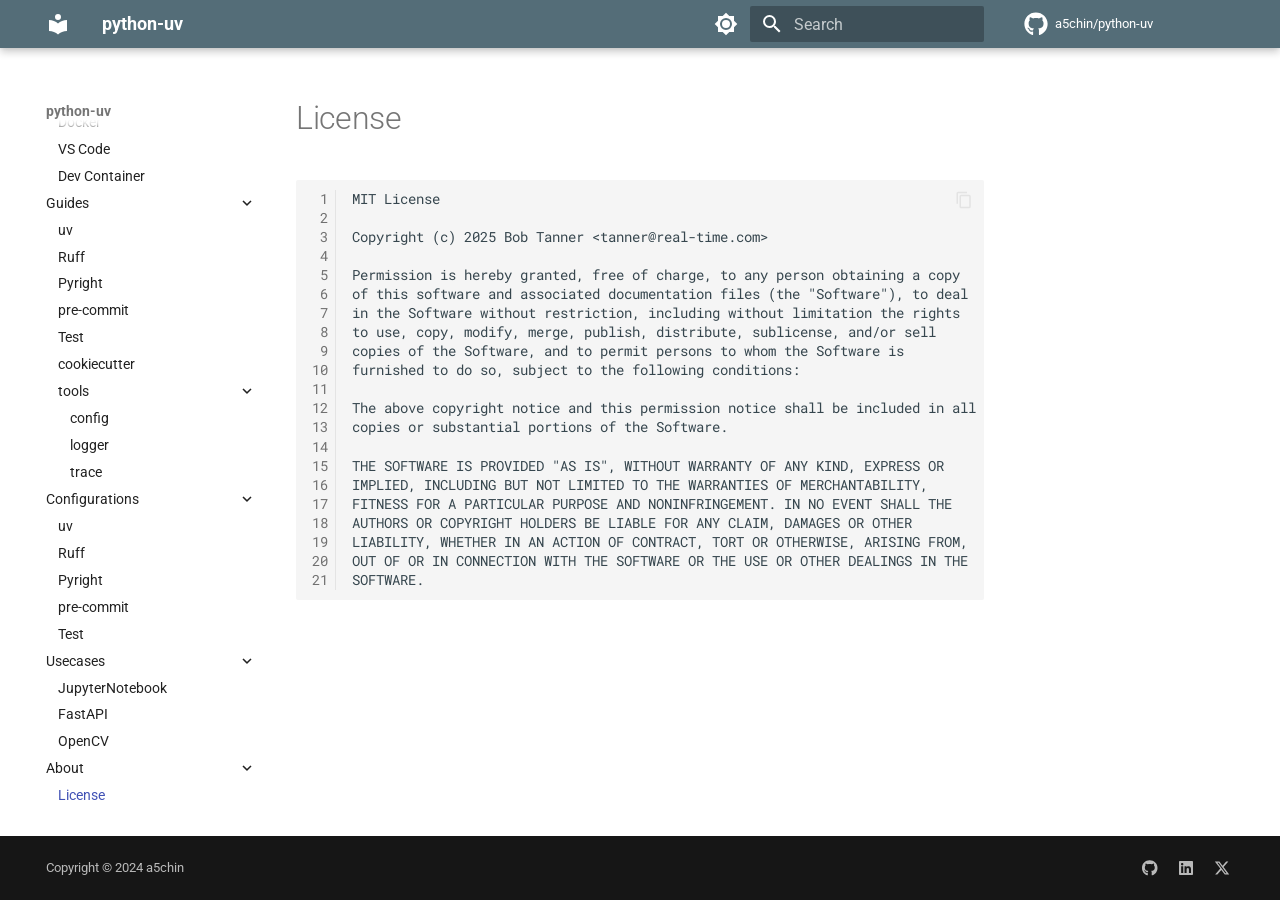
<file: about/license/index.html>
<!doctype html>
<html lang="en" class="no-js">
  <head>
    
      <meta charset="utf-8">
      <meta name="viewport" content="width=device-width,initial-scale=1">
      
      
      
        <link rel="canonical" href="https://a5chin.github.io/a5chin/about/license/">
      
      
        <link rel="prev" href="../../usecases/opencv/">
      
      
      
      <link rel="icon" href="../../assets/images/favicon.png">
      <meta name="generator" content="mkdocs-1.6.1, mkdocs-material-9.6.11">
    
    
      
        <title>License - python-uv</title>
      
    
    
      <link rel="stylesheet" href="../../assets/stylesheets/main.4af4bdda.min.css">
      
        
        <link rel="stylesheet" href="../../assets/stylesheets/palette.06af60db.min.css">
      
      


    
    
      
    
    
      
        
        
        <link rel="preconnect" href="https://fonts.gstatic.com" crossorigin>
        <link rel="stylesheet" href="https://fonts.googleapis.com/css?family=Roboto:300,300i,400,400i,700,700i%7CRoboto+Mono:400,400i,700,700i&display=fallback">
        <style>:root{--md-text-font:"Roboto";--md-code-font:"Roboto Mono"}</style>
      
    
    
      <link rel="stylesheet" href="../../stylesheets/extra.css">
    
    <script>__md_scope=new URL("../..",location),__md_hash=e=>[...e].reduce(((e,_)=>(e<<5)-e+_.charCodeAt(0)),0),__md_get=(e,_=localStorage,t=__md_scope)=>JSON.parse(_.getItem(t.pathname+"."+e)),__md_set=(e,_,t=localStorage,a=__md_scope)=>{try{t.setItem(a.pathname+"."+e,JSON.stringify(_))}catch(e){}}</script>
    
      

    
    
    
  </head>
  
  
    
    
      
    
    
    
    
    <body dir="ltr" data-md-color-scheme="light" data-md-color-primary="blue-grey" data-md-color-accent="indigo">
  
    
    <input class="md-toggle" data-md-toggle="drawer" type="checkbox" id="__drawer" autocomplete="off">
    <input class="md-toggle" data-md-toggle="search" type="checkbox" id="__search" autocomplete="off">
    <label class="md-overlay" for="__drawer"></label>
    <div data-md-component="skip">
      
    </div>
    <div data-md-component="announce">
      
    </div>
    
    
      

  

<header class="md-header md-header--shadow" data-md-component="header">
  <nav class="md-header__inner md-grid" aria-label="Header">
    <a href="../.." title="python-uv" class="md-header__button md-logo" aria-label="python-uv" data-md-component="logo">
      
  
  <svg xmlns="http://www.w3.org/2000/svg" viewBox="0 0 24 24"><path d="M12 8a3 3 0 0 0 3-3 3 3 0 0 0-3-3 3 3 0 0 0-3 3 3 3 0 0 0 3 3m0 3.54C9.64 9.35 6.5 8 3 8v11c3.5 0 6.64 1.35 9 3.54 2.36-2.19 5.5-3.54 9-3.54V8c-3.5 0-6.64 1.35-9 3.54"/></svg>

    </a>
    <label class="md-header__button md-icon" for="__drawer">
      
      <svg xmlns="http://www.w3.org/2000/svg" viewBox="0 0 24 24"><path d="M3 6h18v2H3zm0 5h18v2H3zm0 5h18v2H3z"/></svg>
    </label>
    <div class="md-header__title" data-md-component="header-title">
      <div class="md-header__ellipsis">
        <div class="md-header__topic">
          <span class="md-ellipsis">
            python-uv
          </span>
        </div>
        <div class="md-header__topic" data-md-component="header-topic">
          <span class="md-ellipsis">
            
              License
            
          </span>
        </div>
      </div>
    </div>
    
      
        <form class="md-header__option" data-md-component="palette">
  
    
    
    
    <input class="md-option" data-md-color-media="(prefers-color-scheme: light)" data-md-color-scheme="light" data-md-color-primary="blue-grey" data-md-color-accent="indigo"  aria-label="Switch to dark mode"  type="radio" name="__palette" id="__palette_0">
    
      <label class="md-header__button md-icon" title="Switch to dark mode" for="__palette_1" hidden>
        <svg xmlns="http://www.w3.org/2000/svg" viewBox="0 0 24 24"><path d="M12 8a4 4 0 0 0-4 4 4 4 0 0 0 4 4 4 4 0 0 0 4-4 4 4 0 0 0-4-4m0 10a6 6 0 0 1-6-6 6 6 0 0 1 6-6 6 6 0 0 1 6 6 6 6 0 0 1-6 6m8-9.31V4h-4.69L12 .69 8.69 4H4v4.69L.69 12 4 15.31V20h4.69L12 23.31 15.31 20H20v-4.69L23.31 12z"/></svg>
      </label>
    
  
    
    
    
    <input class="md-option" data-md-color-media="(prefers-color-scheme: dark)" data-md-color-scheme="slate" data-md-color-primary="blue-grey" data-md-color-accent="indigo"  aria-label="Switch to light mode"  type="radio" name="__palette" id="__palette_1">
    
      <label class="md-header__button md-icon" title="Switch to light mode" for="__palette_0" hidden>
        <svg xmlns="http://www.w3.org/2000/svg" viewBox="0 0 24 24"><path d="M12 18c-.89 0-1.74-.2-2.5-.55C11.56 16.5 13 14.42 13 12s-1.44-4.5-3.5-5.45C10.26 6.2 11.11 6 12 6a6 6 0 0 1 6 6 6 6 0 0 1-6 6m8-9.31V4h-4.69L12 .69 8.69 4H4v4.69L.69 12 4 15.31V20h4.69L12 23.31 15.31 20H20v-4.69L23.31 12z"/></svg>
      </label>
    
  
</form>
      
    
    
      <script>var palette=__md_get("__palette");if(palette&&palette.color){if("(prefers-color-scheme)"===palette.color.media){var media=matchMedia("(prefers-color-scheme: light)"),input=document.querySelector(media.matches?"[data-md-color-media='(prefers-color-scheme: light)']":"[data-md-color-media='(prefers-color-scheme: dark)']");palette.color.media=input.getAttribute("data-md-color-media"),palette.color.scheme=input.getAttribute("data-md-color-scheme"),palette.color.primary=input.getAttribute("data-md-color-primary"),palette.color.accent=input.getAttribute("data-md-color-accent")}for(var[key,value]of Object.entries(palette.color))document.body.setAttribute("data-md-color-"+key,value)}</script>
    
    
    
      
      
        <label class="md-header__button md-icon" for="__search">
          
          <svg xmlns="http://www.w3.org/2000/svg" viewBox="0 0 24 24"><path d="M9.5 3A6.5 6.5 0 0 1 16 9.5c0 1.61-.59 3.09-1.56 4.23l.27.27h.79l5 5-1.5 1.5-5-5v-.79l-.27-.27A6.52 6.52 0 0 1 9.5 16 6.5 6.5 0 0 1 3 9.5 6.5 6.5 0 0 1 9.5 3m0 2C7 5 5 7 5 9.5S7 14 9.5 14 14 12 14 9.5 12 5 9.5 5"/></svg>
        </label>
        <div class="md-search" data-md-component="search" role="dialog">
  <label class="md-search__overlay" for="__search"></label>
  <div class="md-search__inner" role="search">
    <form class="md-search__form" name="search">
      <input type="text" class="md-search__input" name="query" aria-label="Search" placeholder="Search" autocapitalize="off" autocorrect="off" autocomplete="off" spellcheck="false" data-md-component="search-query" required>
      <label class="md-search__icon md-icon" for="__search">
        
        <svg xmlns="http://www.w3.org/2000/svg" viewBox="0 0 24 24"><path d="M9.5 3A6.5 6.5 0 0 1 16 9.5c0 1.61-.59 3.09-1.56 4.23l.27.27h.79l5 5-1.5 1.5-5-5v-.79l-.27-.27A6.52 6.52 0 0 1 9.5 16 6.5 6.5 0 0 1 3 9.5 6.5 6.5 0 0 1 9.5 3m0 2C7 5 5 7 5 9.5S7 14 9.5 14 14 12 14 9.5 12 5 9.5 5"/></svg>
        
        <svg xmlns="http://www.w3.org/2000/svg" viewBox="0 0 24 24"><path d="M20 11v2H8l5.5 5.5-1.42 1.42L4.16 12l7.92-7.92L13.5 5.5 8 11z"/></svg>
      </label>
      <nav class="md-search__options" aria-label="Search">
        
        <button type="reset" class="md-search__icon md-icon" title="Clear" aria-label="Clear" tabindex="-1">
          
          <svg xmlns="http://www.w3.org/2000/svg" viewBox="0 0 24 24"><path d="M19 6.41 17.59 5 12 10.59 6.41 5 5 6.41 10.59 12 5 17.59 6.41 19 12 13.41 17.59 19 19 17.59 13.41 12z"/></svg>
        </button>
      </nav>
      
    </form>
    <div class="md-search__output">
      <div class="md-search__scrollwrap" tabindex="0" data-md-scrollfix>
        <div class="md-search-result" data-md-component="search-result">
          <div class="md-search-result__meta">
            Initializing search
          </div>
          <ol class="md-search-result__list" role="presentation"></ol>
        </div>
      </div>
    </div>
  </div>
</div>
      
    
    
      <div class="md-header__source">
        <a href="https://github.com/a5chin/python-uv" title="Go to repository" class="md-source" data-md-component="source">
  <div class="md-source__icon md-icon">
    
    <svg xmlns="http://www.w3.org/2000/svg" viewBox="0 0 496 512"><!--! Font Awesome Free 6.7.2 by @fontawesome - https://fontawesome.com License - https://fontawesome.com/license/free (Icons: CC BY 4.0, Fonts: SIL OFL 1.1, Code: MIT License) Copyright 2024 Fonticons, Inc.--><path d="M165.9 397.4c0 2-2.3 3.6-5.2 3.6-3.3.3-5.6-1.3-5.6-3.6 0-2 2.3-3.6 5.2-3.6 3-.3 5.6 1.3 5.6 3.6m-31.1-4.5c-.7 2 1.3 4.3 4.3 4.9 2.6 1 5.6 0 6.2-2s-1.3-4.3-4.3-5.2c-2.6-.7-5.5.3-6.2 2.3m44.2-1.7c-2.9.7-4.9 2.6-4.6 4.9.3 2 2.9 3.3 5.9 2.6 2.9-.7 4.9-2.6 4.6-4.6-.3-1.9-3-3.2-5.9-2.9M244.8 8C106.1 8 0 113.3 0 252c0 110.9 69.8 205.8 169.5 239.2 12.8 2.3 17.3-5.6 17.3-12.1 0-6.2-.3-40.4-.3-61.4 0 0-70 15-84.7-29.8 0 0-11.4-29.1-27.8-36.6 0 0-22.9-15.7 1.6-15.4 0 0 24.9 2 38.6 25.8 21.9 38.6 58.6 27.5 72.9 20.9 2.3-16 8.8-27.1 16-33.7-55.9-6.2-112.3-14.3-112.3-110.5 0-27.5 7.6-41.3 23.6-58.9-2.6-6.5-11.1-33.3 2.6-67.9 20.9-6.5 69 27 69 27 20-5.6 41.5-8.5 62.8-8.5s42.8 2.9 62.8 8.5c0 0 48.1-33.6 69-27 13.7 34.7 5.2 61.4 2.6 67.9 16 17.7 25.8 31.5 25.8 58.9 0 96.5-58.9 104.2-114.8 110.5 9.2 7.9 17 22.9 17 46.4 0 33.7-.3 75.4-.3 83.6 0 6.5 4.6 14.4 17.3 12.1C428.2 457.8 496 362.9 496 252 496 113.3 383.5 8 244.8 8M97.2 352.9c-1.3 1-1 3.3.7 5.2 1.6 1.6 3.9 2.3 5.2 1 1.3-1 1-3.3-.7-5.2-1.6-1.6-3.9-2.3-5.2-1m-10.8-8.1c-.7 1.3.3 2.9 2.3 3.9 1.6 1 3.6.7 4.3-.7.7-1.3-.3-2.9-2.3-3.9-2-.6-3.6-.3-4.3.7m32.4 35.6c-1.6 1.3-1 4.3 1.3 6.2 2.3 2.3 5.2 2.6 6.5 1 1.3-1.3.7-4.3-1.3-6.2-2.2-2.3-5.2-2.6-6.5-1m-11.4-14.7c-1.6 1-1.6 3.6 0 5.9s4.3 3.3 5.6 2.3c1.6-1.3 1.6-3.9 0-6.2-1.4-2.3-4-3.3-5.6-2"/></svg>
  </div>
  <div class="md-source__repository">
    a5chin/python-uv
  </div>
</a>
      </div>
    
  </nav>
  
</header>
    
    <div class="md-container" data-md-component="container">
      
      
        
          
        
      
      <main class="md-main" data-md-component="main">
        <div class="md-main__inner md-grid">
          
            
              
              <div class="md-sidebar md-sidebar--primary" data-md-component="sidebar" data-md-type="navigation" >
                <div class="md-sidebar__scrollwrap">
                  <div class="md-sidebar__inner">
                    



<nav class="md-nav md-nav--primary" aria-label="Navigation" data-md-level="0">
  <label class="md-nav__title" for="__drawer">
    <a href="../.." title="python-uv" class="md-nav__button md-logo" aria-label="python-uv" data-md-component="logo">
      
  
  <svg xmlns="http://www.w3.org/2000/svg" viewBox="0 0 24 24"><path d="M12 8a3 3 0 0 0 3-3 3 3 0 0 0-3-3 3 3 0 0 0-3 3 3 3 0 0 0 3 3m0 3.54C9.64 9.35 6.5 8 3 8v11c3.5 0 6.64 1.35 9 3.54 2.36-2.19 5.5-3.54 9-3.54V8c-3.5 0-6.64 1.35-9 3.54"/></svg>

    </a>
    python-uv
  </label>
  
    <div class="md-nav__source">
      <a href="https://github.com/a5chin/python-uv" title="Go to repository" class="md-source" data-md-component="source">
  <div class="md-source__icon md-icon">
    
    <svg xmlns="http://www.w3.org/2000/svg" viewBox="0 0 496 512"><!--! Font Awesome Free 6.7.2 by @fontawesome - https://fontawesome.com License - https://fontawesome.com/license/free (Icons: CC BY 4.0, Fonts: SIL OFL 1.1, Code: MIT License) Copyright 2024 Fonticons, Inc.--><path d="M165.9 397.4c0 2-2.3 3.6-5.2 3.6-3.3.3-5.6-1.3-5.6-3.6 0-2 2.3-3.6 5.2-3.6 3-.3 5.6 1.3 5.6 3.6m-31.1-4.5c-.7 2 1.3 4.3 4.3 4.9 2.6 1 5.6 0 6.2-2s-1.3-4.3-4.3-5.2c-2.6-.7-5.5.3-6.2 2.3m44.2-1.7c-2.9.7-4.9 2.6-4.6 4.9.3 2 2.9 3.3 5.9 2.6 2.9-.7 4.9-2.6 4.6-4.6-.3-1.9-3-3.2-5.9-2.9M244.8 8C106.1 8 0 113.3 0 252c0 110.9 69.8 205.8 169.5 239.2 12.8 2.3 17.3-5.6 17.3-12.1 0-6.2-.3-40.4-.3-61.4 0 0-70 15-84.7-29.8 0 0-11.4-29.1-27.8-36.6 0 0-22.9-15.7 1.6-15.4 0 0 24.9 2 38.6 25.8 21.9 38.6 58.6 27.5 72.9 20.9 2.3-16 8.8-27.1 16-33.7-55.9-6.2-112.3-14.3-112.3-110.5 0-27.5 7.6-41.3 23.6-58.9-2.6-6.5-11.1-33.3 2.6-67.9 20.9-6.5 69 27 69 27 20-5.6 41.5-8.5 62.8-8.5s42.8 2.9 62.8 8.5c0 0 48.1-33.6 69-27 13.7 34.7 5.2 61.4 2.6 67.9 16 17.7 25.8 31.5 25.8 58.9 0 96.5-58.9 104.2-114.8 110.5 9.2 7.9 17 22.9 17 46.4 0 33.7-.3 75.4-.3 83.6 0 6.5 4.6 14.4 17.3 12.1C428.2 457.8 496 362.9 496 252 496 113.3 383.5 8 244.8 8M97.2 352.9c-1.3 1-1 3.3.7 5.2 1.6 1.6 3.9 2.3 5.2 1 1.3-1 1-3.3-.7-5.2-1.6-1.6-3.9-2.3-5.2-1m-10.8-8.1c-.7 1.3.3 2.9 2.3 3.9 1.6 1 3.6.7 4.3-.7.7-1.3-.3-2.9-2.3-3.9-2-.6-3.6-.3-4.3.7m32.4 35.6c-1.6 1.3-1 4.3 1.3 6.2 2.3 2.3 5.2 2.6 6.5 1 1.3-1.3.7-4.3-1.3-6.2-2.2-2.3-5.2-2.6-6.5-1m-11.4-14.7c-1.6 1-1.6 3.6 0 5.9s4.3 3.3 5.6 2.3c1.6-1.3 1.6-3.9 0-6.2-1.4-2.3-4-3.3-5.6-2"/></svg>
  </div>
  <div class="md-source__repository">
    a5chin/python-uv
  </div>
</a>
    </div>
  
  <ul class="md-nav__list" data-md-scrollfix>
    
      
      
  
  
  
  
    <li class="md-nav__item">
      <a href="../.." class="md-nav__link">
        
  
  
  <span class="md-ellipsis">
    Home
    
  </span>
  

      </a>
    </li>
  

    
      
      
  
  
  
  
    
    
      
        
          
        
      
        
      
        
      
        
      
    
    
    
    
    <li class="md-nav__item md-nav__item--nested">
      
        
        
          
        
        <input class="md-nav__toggle md-toggle md-toggle--indeterminate" type="checkbox" id="__nav_2" >
        
          
          <div class="md-nav__link md-nav__container">
            <a href="../../getting-started/" class="md-nav__link ">
              
  
  
  <span class="md-ellipsis">
    Getting Started
    
  </span>
  

            </a>
            
              
              <label class="md-nav__link " for="__nav_2" id="__nav_2_label" tabindex="0">
                <span class="md-nav__icon md-icon"></span>
              </label>
            
          </div>
        
        <nav class="md-nav" data-md-level="1" aria-labelledby="__nav_2_label" aria-expanded="false">
          <label class="md-nav__title" for="__nav_2">
            <span class="md-nav__icon md-icon"></span>
            Getting Started
          </label>
          <ul class="md-nav__list" data-md-scrollfix>
            
              
            
              
                
  
  
  
  
    <li class="md-nav__item">
      <a href="../../getting-started/docker/" class="md-nav__link">
        
  
  
  <span class="md-ellipsis">
    Docker
    
  </span>
  

      </a>
    </li>
  

              
            
              
                
  
  
  
  
    <li class="md-nav__item">
      <a href="../../getting-started/vscode/" class="md-nav__link">
        
  
  
  <span class="md-ellipsis">
    VS Code
    
  </span>
  

      </a>
    </li>
  

              
            
              
                
  
  
  
  
    <li class="md-nav__item">
      <a href="../../getting-started/devcontainer/" class="md-nav__link">
        
  
  
  <span class="md-ellipsis">
    Dev Container
    
  </span>
  

      </a>
    </li>
  

              
            
          </ul>
        </nav>
      
    </li>
  

    
      
      
  
  
  
  
    
    
      
        
          
        
      
        
      
        
      
        
      
        
      
        
      
        
      
        
      
    
    
    
    
    <li class="md-nav__item md-nav__item--nested">
      
        
        
          
        
        <input class="md-nav__toggle md-toggle md-toggle--indeterminate" type="checkbox" id="__nav_3" >
        
          
          <div class="md-nav__link md-nav__container">
            <a href="../../guides/" class="md-nav__link ">
              
  
  
  <span class="md-ellipsis">
    Guides
    
  </span>
  

            </a>
            
              
              <label class="md-nav__link " for="__nav_3" id="__nav_3_label" tabindex="0">
                <span class="md-nav__icon md-icon"></span>
              </label>
            
          </div>
        
        <nav class="md-nav" data-md-level="1" aria-labelledby="__nav_3_label" aria-expanded="false">
          <label class="md-nav__title" for="__nav_3">
            <span class="md-nav__icon md-icon"></span>
            Guides
          </label>
          <ul class="md-nav__list" data-md-scrollfix>
            
              
            
              
                
  
  
  
  
    <li class="md-nav__item">
      <a href="../../guides/uv/" class="md-nav__link">
        
  
  
  <span class="md-ellipsis">
    uv
    
  </span>
  

      </a>
    </li>
  

              
            
              
                
  
  
  
  
    <li class="md-nav__item">
      <a href="../../guides/ruff/" class="md-nav__link">
        
  
  
  <span class="md-ellipsis">
    Ruff
    
  </span>
  

      </a>
    </li>
  

              
            
              
                
  
  
  
  
    <li class="md-nav__item">
      <a href="../../guides/pyright/" class="md-nav__link">
        
  
  
  <span class="md-ellipsis">
    Pyright
    
  </span>
  

      </a>
    </li>
  

              
            
              
                
  
  
  
  
    <li class="md-nav__item">
      <a href="../../guides/pre-commit/" class="md-nav__link">
        
  
  
  <span class="md-ellipsis">
    pre-commit
    
  </span>
  

      </a>
    </li>
  

              
            
              
                
  
  
  
  
    <li class="md-nav__item">
      <a href="../../guides/test/" class="md-nav__link">
        
  
  
  <span class="md-ellipsis">
    Test
    
  </span>
  

      </a>
    </li>
  

              
            
              
                
  
  
  
  
    <li class="md-nav__item">
      <a href="../../guides/cookiecutter/" class="md-nav__link">
        
  
  
  <span class="md-ellipsis">
    cookiecutter
    
  </span>
  

      </a>
    </li>
  

              
            
              
                
  
  
  
  
    
    
      
        
          
        
      
        
      
        
      
        
      
    
    
    
    
    <li class="md-nav__item md-nav__item--nested">
      
        
        
          
        
        <input class="md-nav__toggle md-toggle md-toggle--indeterminate" type="checkbox" id="__nav_3_8" >
        
          
          <div class="md-nav__link md-nav__container">
            <a href="../../guides/tools/" class="md-nav__link ">
              
  
  
  <span class="md-ellipsis">
    tools
    
  </span>
  

            </a>
            
              
              <label class="md-nav__link " for="__nav_3_8" id="__nav_3_8_label" tabindex="0">
                <span class="md-nav__icon md-icon"></span>
              </label>
            
          </div>
        
        <nav class="md-nav" data-md-level="2" aria-labelledby="__nav_3_8_label" aria-expanded="false">
          <label class="md-nav__title" for="__nav_3_8">
            <span class="md-nav__icon md-icon"></span>
            tools
          </label>
          <ul class="md-nav__list" data-md-scrollfix>
            
              
            
              
                
  
  
  
  
    <li class="md-nav__item">
      <a href="../../guides/tools/config/" class="md-nav__link">
        
  
  
  <span class="md-ellipsis">
    config
    
  </span>
  

      </a>
    </li>
  

              
            
              
                
  
  
  
  
    <li class="md-nav__item">
      <a href="../../guides/tools/logger/" class="md-nav__link">
        
  
  
  <span class="md-ellipsis">
    logger
    
  </span>
  

      </a>
    </li>
  

              
            
              
                
  
  
  
  
    <li class="md-nav__item">
      <a href="../../guides/tools/tracer/" class="md-nav__link">
        
  
  
  <span class="md-ellipsis">
    trace
    
  </span>
  

      </a>
    </li>
  

              
            
          </ul>
        </nav>
      
    </li>
  

              
            
          </ul>
        </nav>
      
    </li>
  

    
      
      
  
  
  
  
    
    
      
        
          
        
      
        
      
        
      
        
      
        
      
        
      
    
    
    
    
    <li class="md-nav__item md-nav__item--nested">
      
        
        
          
        
        <input class="md-nav__toggle md-toggle md-toggle--indeterminate" type="checkbox" id="__nav_4" >
        
          
          <div class="md-nav__link md-nav__container">
            <a href="../../configurations/" class="md-nav__link ">
              
  
  
  <span class="md-ellipsis">
    Configurations
    
  </span>
  

            </a>
            
              
              <label class="md-nav__link " for="__nav_4" id="__nav_4_label" tabindex="0">
                <span class="md-nav__icon md-icon"></span>
              </label>
            
          </div>
        
        <nav class="md-nav" data-md-level="1" aria-labelledby="__nav_4_label" aria-expanded="false">
          <label class="md-nav__title" for="__nav_4">
            <span class="md-nav__icon md-icon"></span>
            Configurations
          </label>
          <ul class="md-nav__list" data-md-scrollfix>
            
              
            
              
                
  
  
  
  
    <li class="md-nav__item">
      <a href="../../configurations/uv/" class="md-nav__link">
        
  
  
  <span class="md-ellipsis">
    uv
    
  </span>
  

      </a>
    </li>
  

              
            
              
                
  
  
  
  
    <li class="md-nav__item">
      <a href="../../configurations/ruff/" class="md-nav__link">
        
  
  
  <span class="md-ellipsis">
    Ruff
    
  </span>
  

      </a>
    </li>
  

              
            
              
                
  
  
  
  
    <li class="md-nav__item">
      <a href="../../configurations/pyright/" class="md-nav__link">
        
  
  
  <span class="md-ellipsis">
    Pyright
    
  </span>
  

      </a>
    </li>
  

              
            
              
                
  
  
  
  
    <li class="md-nav__item">
      <a href="../../configurations/pre-commit/" class="md-nav__link">
        
  
  
  <span class="md-ellipsis">
    pre-commit
    
  </span>
  

      </a>
    </li>
  

              
            
              
                
  
  
  
  
    <li class="md-nav__item">
      <a href="../../configurations/test/" class="md-nav__link">
        
  
  
  <span class="md-ellipsis">
    Test
    
  </span>
  

      </a>
    </li>
  

              
            
          </ul>
        </nav>
      
    </li>
  

    
      
      
  
  
  
  
    
    
      
        
          
        
      
        
      
        
      
        
      
    
    
    
    
    <li class="md-nav__item md-nav__item--nested">
      
        
        
          
        
        <input class="md-nav__toggle md-toggle md-toggle--indeterminate" type="checkbox" id="__nav_5" >
        
          
          <div class="md-nav__link md-nav__container">
            <a href="../../usecases/" class="md-nav__link ">
              
  
  
  <span class="md-ellipsis">
    Usecases
    
  </span>
  

            </a>
            
              
              <label class="md-nav__link " for="__nav_5" id="__nav_5_label" tabindex="0">
                <span class="md-nav__icon md-icon"></span>
              </label>
            
          </div>
        
        <nav class="md-nav" data-md-level="1" aria-labelledby="__nav_5_label" aria-expanded="false">
          <label class="md-nav__title" for="__nav_5">
            <span class="md-nav__icon md-icon"></span>
            Usecases
          </label>
          <ul class="md-nav__list" data-md-scrollfix>
            
              
            
              
                
  
  
  
  
    <li class="md-nav__item">
      <a href="../../usecases/jupyter/" class="md-nav__link">
        
  
  
  <span class="md-ellipsis">
    JupyterNotebook
    
  </span>
  

      </a>
    </li>
  

              
            
              
                
  
  
  
  
    <li class="md-nav__item">
      <a href="../../usecases/fastapi/" class="md-nav__link">
        
  
  
  <span class="md-ellipsis">
    FastAPI
    
  </span>
  

      </a>
    </li>
  

              
            
              
                
  
  
  
  
    <li class="md-nav__item">
      <a href="../../usecases/opencv/" class="md-nav__link">
        
  
  
  <span class="md-ellipsis">
    OpenCV
    
  </span>
  

      </a>
    </li>
  

              
            
          </ul>
        </nav>
      
    </li>
  

    
      
      
  
  
    
  
  
  
    
    
      
        
      
    
    
    
    
    <li class="md-nav__item md-nav__item--active md-nav__item--nested">
      
        
        
        <input class="md-nav__toggle md-toggle " type="checkbox" id="__nav_6" checked>
        
          
          <label class="md-nav__link" for="__nav_6" id="__nav_6_label" tabindex="0">
            
  
  
  <span class="md-ellipsis">
    About
    
  </span>
  

            <span class="md-nav__icon md-icon"></span>
          </label>
        
        <nav class="md-nav" data-md-level="1" aria-labelledby="__nav_6_label" aria-expanded="true">
          <label class="md-nav__title" for="__nav_6">
            <span class="md-nav__icon md-icon"></span>
            About
          </label>
          <ul class="md-nav__list" data-md-scrollfix>
            
              
                
  
  
    
  
  
  
    <li class="md-nav__item md-nav__item--active">
      
      <input class="md-nav__toggle md-toggle" type="checkbox" id="__toc">
      
      
      
      <a href="./" class="md-nav__link md-nav__link--active">
        
  
  
  <span class="md-ellipsis">
    License
    
  </span>
  

      </a>
      
    </li>
  

              
            
          </ul>
        </nav>
      
    </li>
  

    
  </ul>
</nav>
                  </div>
                </div>
              </div>
            
            
              
              <div class="md-sidebar md-sidebar--secondary" data-md-component="sidebar" data-md-type="toc" >
                <div class="md-sidebar__scrollwrap">
                  <div class="md-sidebar__inner">
                    

<nav class="md-nav md-nav--secondary" aria-label="Table of contents">
  
  
  
  
</nav>
                  </div>
                </div>
              </div>
            
          
          
            <div class="md-content" data-md-component="content">
              <article class="md-content__inner md-typeset">
                
                  


  
  


  <h1>License</h1>

<div class="highlight"><table class="highlighttable"><tr><td class="linenos"><div class="linenodiv"><pre><span></span><span class="normal"> 1</span>
<span class="normal"> 2</span>
<span class="normal"> 3</span>
<span class="normal"> 4</span>
<span class="normal"> 5</span>
<span class="normal"> 6</span>
<span class="normal"> 7</span>
<span class="normal"> 8</span>
<span class="normal"> 9</span>
<span class="normal">10</span>
<span class="normal">11</span>
<span class="normal">12</span>
<span class="normal">13</span>
<span class="normal">14</span>
<span class="normal">15</span>
<span class="normal">16</span>
<span class="normal">17</span>
<span class="normal">18</span>
<span class="normal">19</span>
<span class="normal">20</span>
<span class="normal">21</span></pre></div></td><td class="code"><div><pre><span></span><code>MIT License

Copyright (c) 2025 Bob Tanner &lt;tanner@real-time.com&gt;

Permission is hereby granted, free of charge, to any person obtaining a copy
of this software and associated documentation files (the &quot;Software&quot;), to deal
in the Software without restriction, including without limitation the rights
to use, copy, modify, merge, publish, distribute, sublicense, and/or sell
copies of the Software, and to permit persons to whom the Software is
furnished to do so, subject to the following conditions:

The above copyright notice and this permission notice shall be included in all
copies or substantial portions of the Software.

THE SOFTWARE IS PROVIDED &quot;AS IS&quot;, WITHOUT WARRANTY OF ANY KIND, EXPRESS OR
IMPLIED, INCLUDING BUT NOT LIMITED TO THE WARRANTIES OF MERCHANTABILITY,
FITNESS FOR A PARTICULAR PURPOSE AND NONINFRINGEMENT. IN NO EVENT SHALL THE
AUTHORS OR COPYRIGHT HOLDERS BE LIABLE FOR ANY CLAIM, DAMAGES OR OTHER
LIABILITY, WHETHER IN AN ACTION OF CONTRACT, TORT OR OTHERWISE, ARISING FROM,
OUT OF OR IN CONNECTION WITH THE SOFTWARE OR THE USE OR OTHER DEALINGS IN THE
SOFTWARE.
</code></pre></div></td></tr></table></div>












                
              </article>
            </div>
          
          
<script>var target=document.getElementById(location.hash.slice(1));target&&target.name&&(target.checked=target.name.startsWith("__tabbed_"))</script>
        </div>
        
          <button type="button" class="md-top md-icon" data-md-component="top" hidden>
  
  <svg xmlns="http://www.w3.org/2000/svg" viewBox="0 0 24 24"><path d="M13 20h-2V8l-5.5 5.5-1.42-1.42L12 4.16l7.92 7.92-1.42 1.42L13 8z"/></svg>
  Back to top
</button>
        
      </main>
      
        <footer class="md-footer">
  
  <div class="md-footer-meta md-typeset">
    <div class="md-footer-meta__inner md-grid">
      <div class="md-copyright">
  
    <div class="md-copyright__highlight">
      Copyright &copy; 2024 a5chin
    </div>
  
  
</div>
      
        <div class="md-social">
  
    
    
    
    
    <a href="https://github.com/a5chin" target="_blank" rel="noopener" title="a5chin on GitHub" class="md-social__link">
      <svg xmlns="http://www.w3.org/2000/svg" viewBox="0 0 496 512"><!--! Font Awesome Free 6.7.2 by @fontawesome - https://fontawesome.com License - https://fontawesome.com/license/free (Icons: CC BY 4.0, Fonts: SIL OFL 1.1, Code: MIT License) Copyright 2024 Fonticons, Inc.--><path d="M165.9 397.4c0 2-2.3 3.6-5.2 3.6-3.3.3-5.6-1.3-5.6-3.6 0-2 2.3-3.6 5.2-3.6 3-.3 5.6 1.3 5.6 3.6m-31.1-4.5c-.7 2 1.3 4.3 4.3 4.9 2.6 1 5.6 0 6.2-2s-1.3-4.3-4.3-5.2c-2.6-.7-5.5.3-6.2 2.3m44.2-1.7c-2.9.7-4.9 2.6-4.6 4.9.3 2 2.9 3.3 5.9 2.6 2.9-.7 4.9-2.6 4.6-4.6-.3-1.9-3-3.2-5.9-2.9M244.8 8C106.1 8 0 113.3 0 252c0 110.9 69.8 205.8 169.5 239.2 12.8 2.3 17.3-5.6 17.3-12.1 0-6.2-.3-40.4-.3-61.4 0 0-70 15-84.7-29.8 0 0-11.4-29.1-27.8-36.6 0 0-22.9-15.7 1.6-15.4 0 0 24.9 2 38.6 25.8 21.9 38.6 58.6 27.5 72.9 20.9 2.3-16 8.8-27.1 16-33.7-55.9-6.2-112.3-14.3-112.3-110.5 0-27.5 7.6-41.3 23.6-58.9-2.6-6.5-11.1-33.3 2.6-67.9 20.9-6.5 69 27 69 27 20-5.6 41.5-8.5 62.8-8.5s42.8 2.9 62.8 8.5c0 0 48.1-33.6 69-27 13.7 34.7 5.2 61.4 2.6 67.9 16 17.7 25.8 31.5 25.8 58.9 0 96.5-58.9 104.2-114.8 110.5 9.2 7.9 17 22.9 17 46.4 0 33.7-.3 75.4-.3 83.6 0 6.5 4.6 14.4 17.3 12.1C428.2 457.8 496 362.9 496 252 496 113.3 383.5 8 244.8 8M97.2 352.9c-1.3 1-1 3.3.7 5.2 1.6 1.6 3.9 2.3 5.2 1 1.3-1 1-3.3-.7-5.2-1.6-1.6-3.9-2.3-5.2-1m-10.8-8.1c-.7 1.3.3 2.9 2.3 3.9 1.6 1 3.6.7 4.3-.7.7-1.3-.3-2.9-2.3-3.9-2-.6-3.6-.3-4.3.7m32.4 35.6c-1.6 1.3-1 4.3 1.3 6.2 2.3 2.3 5.2 2.6 6.5 1 1.3-1.3.7-4.3-1.3-6.2-2.2-2.3-5.2-2.6-6.5-1m-11.4-14.7c-1.6 1-1.6 3.6 0 5.9s4.3 3.3 5.6 2.3c1.6-1.3 1.6-3.9 0-6.2-1.4-2.3-4-3.3-5.6-2"/></svg>
    </a>
  
    
    
    
    
    <a href="https://linkedin.com/in/a5chin/" target="_blank" rel="noopener" title="a5chin on LinkedIn" class="md-social__link">
      <svg xmlns="http://www.w3.org/2000/svg" viewBox="0 0 448 512"><!--! Font Awesome Free 6.7.2 by @fontawesome - https://fontawesome.com License - https://fontawesome.com/license/free (Icons: CC BY 4.0, Fonts: SIL OFL 1.1, Code: MIT License) Copyright 2024 Fonticons, Inc.--><path d="M416 32H31.9C14.3 32 0 46.5 0 64.3v383.4C0 465.5 14.3 480 31.9 480H416c17.6 0 32-14.5 32-32.3V64.3c0-17.8-14.4-32.3-32-32.3M135.4 416H69V202.2h66.5V416zm-33.2-243c-21.3 0-38.5-17.3-38.5-38.5S80.9 96 102.2 96c21.2 0 38.5 17.3 38.5 38.5 0 21.3-17.2 38.5-38.5 38.5m282.1 243h-66.4V312c0-24.8-.5-56.7-34.5-56.7-34.6 0-39.9 27-39.9 54.9V416h-66.4V202.2h63.7v29.2h.9c8.9-16.8 30.6-34.5 62.9-34.5 67.2 0 79.7 44.3 79.7 101.9z"/></svg>
    </a>
  
    
    
    
    
    <a href="https://x.com/a5chin" target="_blank" rel="noopener" title="a5chin on X" class="md-social__link">
      <svg xmlns="http://www.w3.org/2000/svg" viewBox="0 0 512 512"><!--! Font Awesome Free 6.7.2 by @fontawesome - https://fontawesome.com License - https://fontawesome.com/license/free (Icons: CC BY 4.0, Fonts: SIL OFL 1.1, Code: MIT License) Copyright 2024 Fonticons, Inc.--><path d="M389.2 48h70.6L305.6 224.2 487 464H345L233.7 318.6 106.5 464H35.8l164.9-188.5L26.8 48h145.6l100.5 132.9zm-24.8 373.8h39.1L151.1 88h-42z"/></svg>
    </a>
  
</div>
      
    </div>
  </div>
</footer>
      
    </div>
    <div class="md-dialog" data-md-component="dialog">
      <div class="md-dialog__inner md-typeset"></div>
    </div>
    
    
    
      
      <script id="__config" type="application/json">{"base": "../..", "features": ["content.code.copy", "navigation.expand", "navigation.indexes", "navigation.top"], "search": "../../assets/javascripts/workers/search.f8cc74c7.min.js", "tags": null, "translations": {"clipboard.copied": "Copied to clipboard", "clipboard.copy": "Copy to clipboard", "search.result.more.one": "1 more on this page", "search.result.more.other": "# more on this page", "search.result.none": "No matching documents", "search.result.one": "1 matching document", "search.result.other": "# matching documents", "search.result.placeholder": "Type to start searching", "search.result.term.missing": "Missing", "select.version": "Select version"}, "version": null}</script>
    
    
      <script src="../../assets/javascripts/bundle.c8b220af.min.js"></script>
      
    
  </body>
</html>
</file>
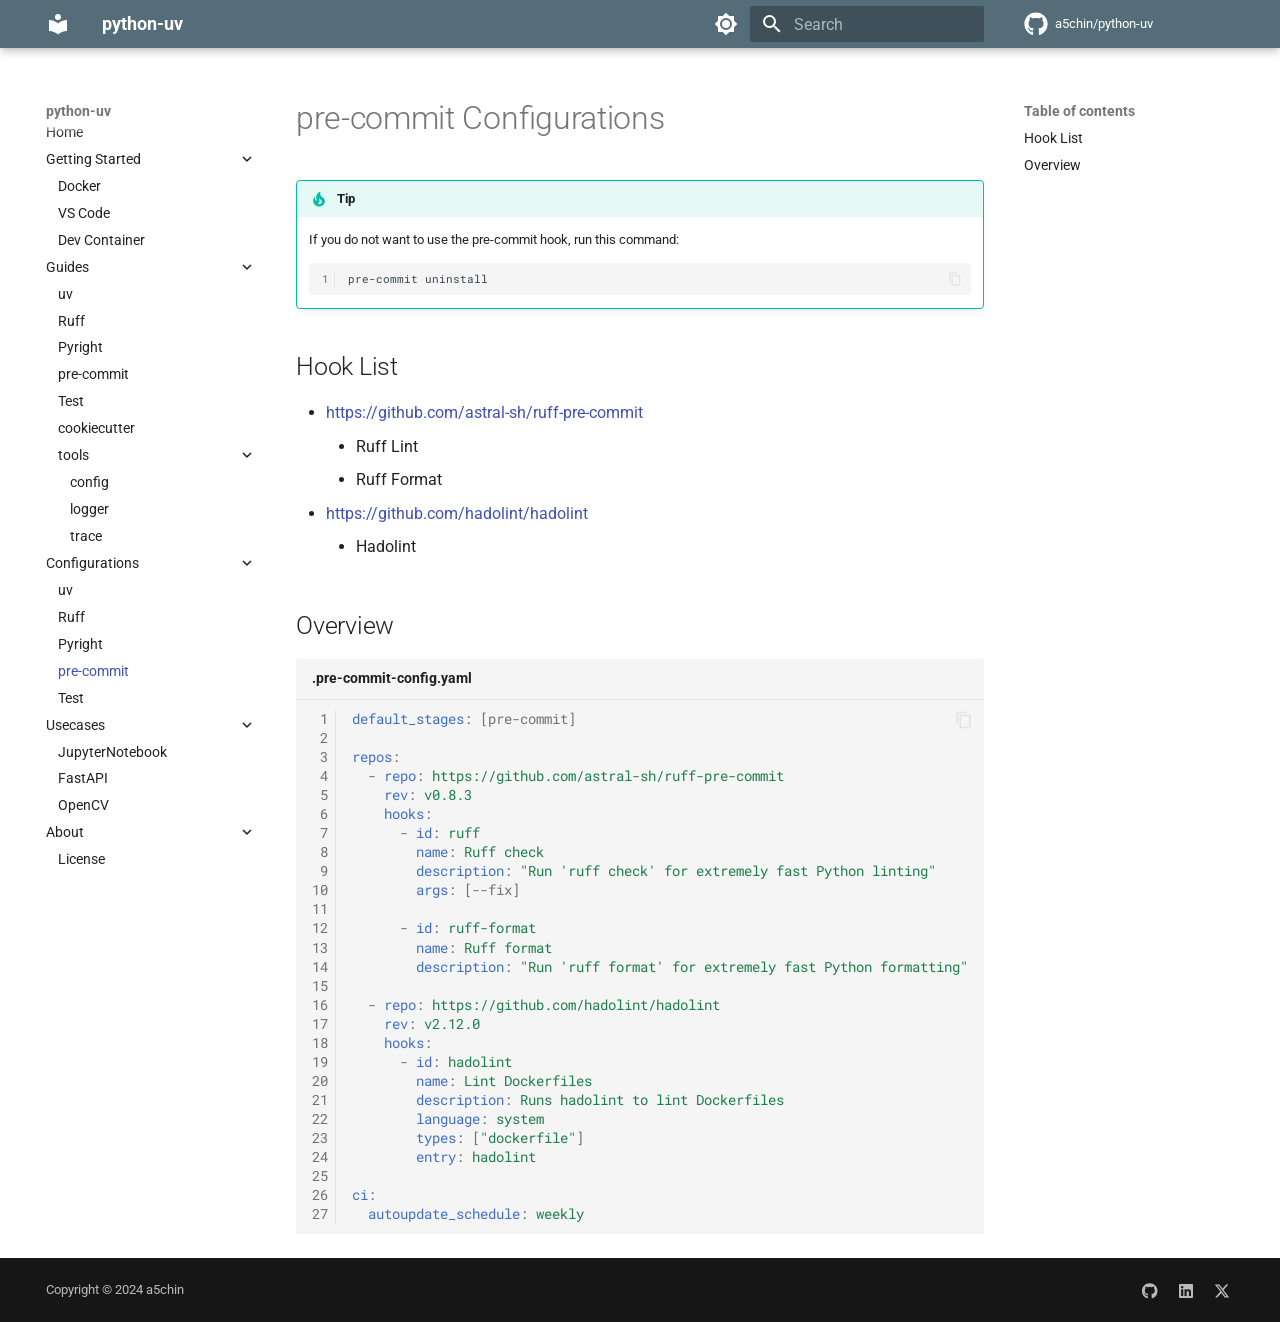
<file: configurations/pre-commit/index.html>
<!doctype html>
<html lang="en" class="no-js">
  <head>
    
      <meta charset="utf-8">
      <meta name="viewport" content="width=device-width,initial-scale=1">
      
      
      
        <link rel="canonical" href="https://a5chin.github.io/a5chin/configurations/pre-commit/">
      
      
        <link rel="prev" href="../pyright/">
      
      
        <link rel="next" href="../test/">
      
      
      <link rel="icon" href="../../assets/images/favicon.png">
      <meta name="generator" content="mkdocs-1.6.1, mkdocs-material-9.6.11">
    
    
      
        <title>pre-commit - python-uv</title>
      
    
    
      <link rel="stylesheet" href="../../assets/stylesheets/main.4af4bdda.min.css">
      
        
        <link rel="stylesheet" href="../../assets/stylesheets/palette.06af60db.min.css">
      
      


    
    
      
    
    
      
        
        
        <link rel="preconnect" href="https://fonts.gstatic.com" crossorigin>
        <link rel="stylesheet" href="https://fonts.googleapis.com/css?family=Roboto:300,300i,400,400i,700,700i%7CRoboto+Mono:400,400i,700,700i&display=fallback">
        <style>:root{--md-text-font:"Roboto";--md-code-font:"Roboto Mono"}</style>
      
    
    
      <link rel="stylesheet" href="../../stylesheets/extra.css">
    
    <script>__md_scope=new URL("../..",location),__md_hash=e=>[...e].reduce(((e,_)=>(e<<5)-e+_.charCodeAt(0)),0),__md_get=(e,_=localStorage,t=__md_scope)=>JSON.parse(_.getItem(t.pathname+"."+e)),__md_set=(e,_,t=localStorage,a=__md_scope)=>{try{t.setItem(a.pathname+"."+e,JSON.stringify(_))}catch(e){}}</script>
    
      

    
    
    
  </head>
  
  
    
    
      
    
    
    
    
    <body dir="ltr" data-md-color-scheme="light" data-md-color-primary="blue-grey" data-md-color-accent="indigo">
  
    
    <input class="md-toggle" data-md-toggle="drawer" type="checkbox" id="__drawer" autocomplete="off">
    <input class="md-toggle" data-md-toggle="search" type="checkbox" id="__search" autocomplete="off">
    <label class="md-overlay" for="__drawer"></label>
    <div data-md-component="skip">
      
        
        <a href="#pre-commit-configurations" class="md-skip">
          Skip to content
        </a>
      
    </div>
    <div data-md-component="announce">
      
    </div>
    
    
      

  

<header class="md-header md-header--shadow" data-md-component="header">
  <nav class="md-header__inner md-grid" aria-label="Header">
    <a href="../.." title="python-uv" class="md-header__button md-logo" aria-label="python-uv" data-md-component="logo">
      
  
  <svg xmlns="http://www.w3.org/2000/svg" viewBox="0 0 24 24"><path d="M12 8a3 3 0 0 0 3-3 3 3 0 0 0-3-3 3 3 0 0 0-3 3 3 3 0 0 0 3 3m0 3.54C9.64 9.35 6.5 8 3 8v11c3.5 0 6.64 1.35 9 3.54 2.36-2.19 5.5-3.54 9-3.54V8c-3.5 0-6.64 1.35-9 3.54"/></svg>

    </a>
    <label class="md-header__button md-icon" for="__drawer">
      
      <svg xmlns="http://www.w3.org/2000/svg" viewBox="0 0 24 24"><path d="M3 6h18v2H3zm0 5h18v2H3zm0 5h18v2H3z"/></svg>
    </label>
    <div class="md-header__title" data-md-component="header-title">
      <div class="md-header__ellipsis">
        <div class="md-header__topic">
          <span class="md-ellipsis">
            python-uv
          </span>
        </div>
        <div class="md-header__topic" data-md-component="header-topic">
          <span class="md-ellipsis">
            
              pre-commit
            
          </span>
        </div>
      </div>
    </div>
    
      
        <form class="md-header__option" data-md-component="palette">
  
    
    
    
    <input class="md-option" data-md-color-media="(prefers-color-scheme: light)" data-md-color-scheme="light" data-md-color-primary="blue-grey" data-md-color-accent="indigo"  aria-label="Switch to dark mode"  type="radio" name="__palette" id="__palette_0">
    
      <label class="md-header__button md-icon" title="Switch to dark mode" for="__palette_1" hidden>
        <svg xmlns="http://www.w3.org/2000/svg" viewBox="0 0 24 24"><path d="M12 8a4 4 0 0 0-4 4 4 4 0 0 0 4 4 4 4 0 0 0 4-4 4 4 0 0 0-4-4m0 10a6 6 0 0 1-6-6 6 6 0 0 1 6-6 6 6 0 0 1 6 6 6 6 0 0 1-6 6m8-9.31V4h-4.69L12 .69 8.69 4H4v4.69L.69 12 4 15.31V20h4.69L12 23.31 15.31 20H20v-4.69L23.31 12z"/></svg>
      </label>
    
  
    
    
    
    <input class="md-option" data-md-color-media="(prefers-color-scheme: dark)" data-md-color-scheme="slate" data-md-color-primary="blue-grey" data-md-color-accent="indigo"  aria-label="Switch to light mode"  type="radio" name="__palette" id="__palette_1">
    
      <label class="md-header__button md-icon" title="Switch to light mode" for="__palette_0" hidden>
        <svg xmlns="http://www.w3.org/2000/svg" viewBox="0 0 24 24"><path d="M12 18c-.89 0-1.74-.2-2.5-.55C11.56 16.5 13 14.42 13 12s-1.44-4.5-3.5-5.45C10.26 6.2 11.11 6 12 6a6 6 0 0 1 6 6 6 6 0 0 1-6 6m8-9.31V4h-4.69L12 .69 8.69 4H4v4.69L.69 12 4 15.31V20h4.69L12 23.31 15.31 20H20v-4.69L23.31 12z"/></svg>
      </label>
    
  
</form>
      
    
    
      <script>var palette=__md_get("__palette");if(palette&&palette.color){if("(prefers-color-scheme)"===palette.color.media){var media=matchMedia("(prefers-color-scheme: light)"),input=document.querySelector(media.matches?"[data-md-color-media='(prefers-color-scheme: light)']":"[data-md-color-media='(prefers-color-scheme: dark)']");palette.color.media=input.getAttribute("data-md-color-media"),palette.color.scheme=input.getAttribute("data-md-color-scheme"),palette.color.primary=input.getAttribute("data-md-color-primary"),palette.color.accent=input.getAttribute("data-md-color-accent")}for(var[key,value]of Object.entries(palette.color))document.body.setAttribute("data-md-color-"+key,value)}</script>
    
    
    
      
      
        <label class="md-header__button md-icon" for="__search">
          
          <svg xmlns="http://www.w3.org/2000/svg" viewBox="0 0 24 24"><path d="M9.5 3A6.5 6.5 0 0 1 16 9.5c0 1.61-.59 3.09-1.56 4.23l.27.27h.79l5 5-1.5 1.5-5-5v-.79l-.27-.27A6.52 6.52 0 0 1 9.5 16 6.5 6.5 0 0 1 3 9.5 6.5 6.5 0 0 1 9.5 3m0 2C7 5 5 7 5 9.5S7 14 9.5 14 14 12 14 9.5 12 5 9.5 5"/></svg>
        </label>
        <div class="md-search" data-md-component="search" role="dialog">
  <label class="md-search__overlay" for="__search"></label>
  <div class="md-search__inner" role="search">
    <form class="md-search__form" name="search">
      <input type="text" class="md-search__input" name="query" aria-label="Search" placeholder="Search" autocapitalize="off" autocorrect="off" autocomplete="off" spellcheck="false" data-md-component="search-query" required>
      <label class="md-search__icon md-icon" for="__search">
        
        <svg xmlns="http://www.w3.org/2000/svg" viewBox="0 0 24 24"><path d="M9.5 3A6.5 6.5 0 0 1 16 9.5c0 1.61-.59 3.09-1.56 4.23l.27.27h.79l5 5-1.5 1.5-5-5v-.79l-.27-.27A6.52 6.52 0 0 1 9.5 16 6.5 6.5 0 0 1 3 9.5 6.5 6.5 0 0 1 9.5 3m0 2C7 5 5 7 5 9.5S7 14 9.5 14 14 12 14 9.5 12 5 9.5 5"/></svg>
        
        <svg xmlns="http://www.w3.org/2000/svg" viewBox="0 0 24 24"><path d="M20 11v2H8l5.5 5.5-1.42 1.42L4.16 12l7.92-7.92L13.5 5.5 8 11z"/></svg>
      </label>
      <nav class="md-search__options" aria-label="Search">
        
        <button type="reset" class="md-search__icon md-icon" title="Clear" aria-label="Clear" tabindex="-1">
          
          <svg xmlns="http://www.w3.org/2000/svg" viewBox="0 0 24 24"><path d="M19 6.41 17.59 5 12 10.59 6.41 5 5 6.41 10.59 12 5 17.59 6.41 19 12 13.41 17.59 19 19 17.59 13.41 12z"/></svg>
        </button>
      </nav>
      
    </form>
    <div class="md-search__output">
      <div class="md-search__scrollwrap" tabindex="0" data-md-scrollfix>
        <div class="md-search-result" data-md-component="search-result">
          <div class="md-search-result__meta">
            Initializing search
          </div>
          <ol class="md-search-result__list" role="presentation"></ol>
        </div>
      </div>
    </div>
  </div>
</div>
      
    
    
      <div class="md-header__source">
        <a href="https://github.com/a5chin/python-uv" title="Go to repository" class="md-source" data-md-component="source">
  <div class="md-source__icon md-icon">
    
    <svg xmlns="http://www.w3.org/2000/svg" viewBox="0 0 496 512"><!--! Font Awesome Free 6.7.2 by @fontawesome - https://fontawesome.com License - https://fontawesome.com/license/free (Icons: CC BY 4.0, Fonts: SIL OFL 1.1, Code: MIT License) Copyright 2024 Fonticons, Inc.--><path d="M165.9 397.4c0 2-2.3 3.6-5.2 3.6-3.3.3-5.6-1.3-5.6-3.6 0-2 2.3-3.6 5.2-3.6 3-.3 5.6 1.3 5.6 3.6m-31.1-4.5c-.7 2 1.3 4.3 4.3 4.9 2.6 1 5.6 0 6.2-2s-1.3-4.3-4.3-5.2c-2.6-.7-5.5.3-6.2 2.3m44.2-1.7c-2.9.7-4.9 2.6-4.6 4.9.3 2 2.9 3.3 5.9 2.6 2.9-.7 4.9-2.6 4.6-4.6-.3-1.9-3-3.2-5.9-2.9M244.8 8C106.1 8 0 113.3 0 252c0 110.9 69.8 205.8 169.5 239.2 12.8 2.3 17.3-5.6 17.3-12.1 0-6.2-.3-40.4-.3-61.4 0 0-70 15-84.7-29.8 0 0-11.4-29.1-27.8-36.6 0 0-22.9-15.7 1.6-15.4 0 0 24.9 2 38.6 25.8 21.9 38.6 58.6 27.5 72.9 20.9 2.3-16 8.8-27.1 16-33.7-55.9-6.2-112.3-14.3-112.3-110.5 0-27.5 7.6-41.3 23.6-58.9-2.6-6.5-11.1-33.3 2.6-67.9 20.9-6.5 69 27 69 27 20-5.6 41.5-8.5 62.8-8.5s42.8 2.9 62.8 8.5c0 0 48.1-33.6 69-27 13.7 34.7 5.2 61.4 2.6 67.9 16 17.7 25.8 31.5 25.8 58.9 0 96.5-58.9 104.2-114.8 110.5 9.2 7.9 17 22.9 17 46.4 0 33.7-.3 75.4-.3 83.6 0 6.5 4.6 14.4 17.3 12.1C428.2 457.8 496 362.9 496 252 496 113.3 383.5 8 244.8 8M97.2 352.9c-1.3 1-1 3.3.7 5.2 1.6 1.6 3.9 2.3 5.2 1 1.3-1 1-3.3-.7-5.2-1.6-1.6-3.9-2.3-5.2-1m-10.8-8.1c-.7 1.3.3 2.9 2.3 3.9 1.6 1 3.6.7 4.3-.7.7-1.3-.3-2.9-2.3-3.9-2-.6-3.6-.3-4.3.7m32.4 35.6c-1.6 1.3-1 4.3 1.3 6.2 2.3 2.3 5.2 2.6 6.5 1 1.3-1.3.7-4.3-1.3-6.2-2.2-2.3-5.2-2.6-6.5-1m-11.4-14.7c-1.6 1-1.6 3.6 0 5.9s4.3 3.3 5.6 2.3c1.6-1.3 1.6-3.9 0-6.2-1.4-2.3-4-3.3-5.6-2"/></svg>
  </div>
  <div class="md-source__repository">
    a5chin/python-uv
  </div>
</a>
      </div>
    
  </nav>
  
</header>
    
    <div class="md-container" data-md-component="container">
      
      
        
          
        
      
      <main class="md-main" data-md-component="main">
        <div class="md-main__inner md-grid">
          
            
              
              <div class="md-sidebar md-sidebar--primary" data-md-component="sidebar" data-md-type="navigation" >
                <div class="md-sidebar__scrollwrap">
                  <div class="md-sidebar__inner">
                    



<nav class="md-nav md-nav--primary" aria-label="Navigation" data-md-level="0">
  <label class="md-nav__title" for="__drawer">
    <a href="../.." title="python-uv" class="md-nav__button md-logo" aria-label="python-uv" data-md-component="logo">
      
  
  <svg xmlns="http://www.w3.org/2000/svg" viewBox="0 0 24 24"><path d="M12 8a3 3 0 0 0 3-3 3 3 0 0 0-3-3 3 3 0 0 0-3 3 3 3 0 0 0 3 3m0 3.54C9.64 9.35 6.5 8 3 8v11c3.5 0 6.64 1.35 9 3.54 2.36-2.19 5.5-3.54 9-3.54V8c-3.5 0-6.64 1.35-9 3.54"/></svg>

    </a>
    python-uv
  </label>
  
    <div class="md-nav__source">
      <a href="https://github.com/a5chin/python-uv" title="Go to repository" class="md-source" data-md-component="source">
  <div class="md-source__icon md-icon">
    
    <svg xmlns="http://www.w3.org/2000/svg" viewBox="0 0 496 512"><!--! Font Awesome Free 6.7.2 by @fontawesome - https://fontawesome.com License - https://fontawesome.com/license/free (Icons: CC BY 4.0, Fonts: SIL OFL 1.1, Code: MIT License) Copyright 2024 Fonticons, Inc.--><path d="M165.9 397.4c0 2-2.3 3.6-5.2 3.6-3.3.3-5.6-1.3-5.6-3.6 0-2 2.3-3.6 5.2-3.6 3-.3 5.6 1.3 5.6 3.6m-31.1-4.5c-.7 2 1.3 4.3 4.3 4.9 2.6 1 5.6 0 6.2-2s-1.3-4.3-4.3-5.2c-2.6-.7-5.5.3-6.2 2.3m44.2-1.7c-2.9.7-4.9 2.6-4.6 4.9.3 2 2.9 3.3 5.9 2.6 2.9-.7 4.9-2.6 4.6-4.6-.3-1.9-3-3.2-5.9-2.9M244.8 8C106.1 8 0 113.3 0 252c0 110.9 69.8 205.8 169.5 239.2 12.8 2.3 17.3-5.6 17.3-12.1 0-6.2-.3-40.4-.3-61.4 0 0-70 15-84.7-29.8 0 0-11.4-29.1-27.8-36.6 0 0-22.9-15.7 1.6-15.4 0 0 24.9 2 38.6 25.8 21.9 38.6 58.6 27.5 72.9 20.9 2.3-16 8.8-27.1 16-33.7-55.9-6.2-112.3-14.3-112.3-110.5 0-27.5 7.6-41.3 23.6-58.9-2.6-6.5-11.1-33.3 2.6-67.9 20.9-6.5 69 27 69 27 20-5.6 41.5-8.5 62.8-8.5s42.8 2.9 62.8 8.5c0 0 48.1-33.6 69-27 13.7 34.7 5.2 61.4 2.6 67.9 16 17.7 25.8 31.5 25.8 58.9 0 96.5-58.9 104.2-114.8 110.5 9.2 7.9 17 22.9 17 46.4 0 33.7-.3 75.4-.3 83.6 0 6.5 4.6 14.4 17.3 12.1C428.2 457.8 496 362.9 496 252 496 113.3 383.5 8 244.8 8M97.2 352.9c-1.3 1-1 3.3.7 5.2 1.6 1.6 3.9 2.3 5.2 1 1.3-1 1-3.3-.7-5.2-1.6-1.6-3.9-2.3-5.2-1m-10.8-8.1c-.7 1.3.3 2.9 2.3 3.9 1.6 1 3.6.7 4.3-.7.7-1.3-.3-2.9-2.3-3.9-2-.6-3.6-.3-4.3.7m32.4 35.6c-1.6 1.3-1 4.3 1.3 6.2 2.3 2.3 5.2 2.6 6.5 1 1.3-1.3.7-4.3-1.3-6.2-2.2-2.3-5.2-2.6-6.5-1m-11.4-14.7c-1.6 1-1.6 3.6 0 5.9s4.3 3.3 5.6 2.3c1.6-1.3 1.6-3.9 0-6.2-1.4-2.3-4-3.3-5.6-2"/></svg>
  </div>
  <div class="md-source__repository">
    a5chin/python-uv
  </div>
</a>
    </div>
  
  <ul class="md-nav__list" data-md-scrollfix>
    
      
      
  
  
  
  
    <li class="md-nav__item">
      <a href="../.." class="md-nav__link">
        
  
  
  <span class="md-ellipsis">
    Home
    
  </span>
  

      </a>
    </li>
  

    
      
      
  
  
  
  
    
    
      
        
          
        
      
        
      
        
      
        
      
    
    
    
    
    <li class="md-nav__item md-nav__item--nested">
      
        
        
          
        
        <input class="md-nav__toggle md-toggle md-toggle--indeterminate" type="checkbox" id="__nav_2" >
        
          
          <div class="md-nav__link md-nav__container">
            <a href="../../getting-started/" class="md-nav__link ">
              
  
  
  <span class="md-ellipsis">
    Getting Started
    
  </span>
  

            </a>
            
              
              <label class="md-nav__link " for="__nav_2" id="__nav_2_label" tabindex="0">
                <span class="md-nav__icon md-icon"></span>
              </label>
            
          </div>
        
        <nav class="md-nav" data-md-level="1" aria-labelledby="__nav_2_label" aria-expanded="false">
          <label class="md-nav__title" for="__nav_2">
            <span class="md-nav__icon md-icon"></span>
            Getting Started
          </label>
          <ul class="md-nav__list" data-md-scrollfix>
            
              
            
              
                
  
  
  
  
    <li class="md-nav__item">
      <a href="../../getting-started/docker/" class="md-nav__link">
        
  
  
  <span class="md-ellipsis">
    Docker
    
  </span>
  

      </a>
    </li>
  

              
            
              
                
  
  
  
  
    <li class="md-nav__item">
      <a href="../../getting-started/vscode/" class="md-nav__link">
        
  
  
  <span class="md-ellipsis">
    VS Code
    
  </span>
  

      </a>
    </li>
  

              
            
              
                
  
  
  
  
    <li class="md-nav__item">
      <a href="../../getting-started/devcontainer/" class="md-nav__link">
        
  
  
  <span class="md-ellipsis">
    Dev Container
    
  </span>
  

      </a>
    </li>
  

              
            
          </ul>
        </nav>
      
    </li>
  

    
      
      
  
  
  
  
    
    
      
        
          
        
      
        
      
        
      
        
      
        
      
        
      
        
      
        
      
    
    
    
    
    <li class="md-nav__item md-nav__item--nested">
      
        
        
          
        
        <input class="md-nav__toggle md-toggle md-toggle--indeterminate" type="checkbox" id="__nav_3" >
        
          
          <div class="md-nav__link md-nav__container">
            <a href="../../guides/" class="md-nav__link ">
              
  
  
  <span class="md-ellipsis">
    Guides
    
  </span>
  

            </a>
            
              
              <label class="md-nav__link " for="__nav_3" id="__nav_3_label" tabindex="0">
                <span class="md-nav__icon md-icon"></span>
              </label>
            
          </div>
        
        <nav class="md-nav" data-md-level="1" aria-labelledby="__nav_3_label" aria-expanded="false">
          <label class="md-nav__title" for="__nav_3">
            <span class="md-nav__icon md-icon"></span>
            Guides
          </label>
          <ul class="md-nav__list" data-md-scrollfix>
            
              
            
              
                
  
  
  
  
    <li class="md-nav__item">
      <a href="../../guides/uv/" class="md-nav__link">
        
  
  
  <span class="md-ellipsis">
    uv
    
  </span>
  

      </a>
    </li>
  

              
            
              
                
  
  
  
  
    <li class="md-nav__item">
      <a href="../../guides/ruff/" class="md-nav__link">
        
  
  
  <span class="md-ellipsis">
    Ruff
    
  </span>
  

      </a>
    </li>
  

              
            
              
                
  
  
  
  
    <li class="md-nav__item">
      <a href="../../guides/pyright/" class="md-nav__link">
        
  
  
  <span class="md-ellipsis">
    Pyright
    
  </span>
  

      </a>
    </li>
  

              
            
              
                
  
  
  
  
    <li class="md-nav__item">
      <a href="../../guides/pre-commit/" class="md-nav__link">
        
  
  
  <span class="md-ellipsis">
    pre-commit
    
  </span>
  

      </a>
    </li>
  

              
            
              
                
  
  
  
  
    <li class="md-nav__item">
      <a href="../../guides/test/" class="md-nav__link">
        
  
  
  <span class="md-ellipsis">
    Test
    
  </span>
  

      </a>
    </li>
  

              
            
              
                
  
  
  
  
    <li class="md-nav__item">
      <a href="../../guides/cookiecutter/" class="md-nav__link">
        
  
  
  <span class="md-ellipsis">
    cookiecutter
    
  </span>
  

      </a>
    </li>
  

              
            
              
                
  
  
  
  
    
    
      
        
          
        
      
        
      
        
      
        
      
    
    
    
    
    <li class="md-nav__item md-nav__item--nested">
      
        
        
          
        
        <input class="md-nav__toggle md-toggle md-toggle--indeterminate" type="checkbox" id="__nav_3_8" >
        
          
          <div class="md-nav__link md-nav__container">
            <a href="../../guides/tools/" class="md-nav__link ">
              
  
  
  <span class="md-ellipsis">
    tools
    
  </span>
  

            </a>
            
              
              <label class="md-nav__link " for="__nav_3_8" id="__nav_3_8_label" tabindex="0">
                <span class="md-nav__icon md-icon"></span>
              </label>
            
          </div>
        
        <nav class="md-nav" data-md-level="2" aria-labelledby="__nav_3_8_label" aria-expanded="false">
          <label class="md-nav__title" for="__nav_3_8">
            <span class="md-nav__icon md-icon"></span>
            tools
          </label>
          <ul class="md-nav__list" data-md-scrollfix>
            
              
            
              
                
  
  
  
  
    <li class="md-nav__item">
      <a href="../../guides/tools/config/" class="md-nav__link">
        
  
  
  <span class="md-ellipsis">
    config
    
  </span>
  

      </a>
    </li>
  

              
            
              
                
  
  
  
  
    <li class="md-nav__item">
      <a href="../../guides/tools/logger/" class="md-nav__link">
        
  
  
  <span class="md-ellipsis">
    logger
    
  </span>
  

      </a>
    </li>
  

              
            
              
                
  
  
  
  
    <li class="md-nav__item">
      <a href="../../guides/tools/tracer/" class="md-nav__link">
        
  
  
  <span class="md-ellipsis">
    trace
    
  </span>
  

      </a>
    </li>
  

              
            
          </ul>
        </nav>
      
    </li>
  

              
            
          </ul>
        </nav>
      
    </li>
  

    
      
      
  
  
    
  
  
  
    
    
      
        
          
        
      
        
      
        
      
        
      
        
      
        
      
    
    
    
    
    <li class="md-nav__item md-nav__item--active md-nav__item--nested">
      
        
        
        <input class="md-nav__toggle md-toggle " type="checkbox" id="__nav_4" checked>
        
          
          <div class="md-nav__link md-nav__container">
            <a href="../" class="md-nav__link ">
              
  
  
  <span class="md-ellipsis">
    Configurations
    
  </span>
  

            </a>
            
              
              <label class="md-nav__link " for="__nav_4" id="__nav_4_label" tabindex="0">
                <span class="md-nav__icon md-icon"></span>
              </label>
            
          </div>
        
        <nav class="md-nav" data-md-level="1" aria-labelledby="__nav_4_label" aria-expanded="true">
          <label class="md-nav__title" for="__nav_4">
            <span class="md-nav__icon md-icon"></span>
            Configurations
          </label>
          <ul class="md-nav__list" data-md-scrollfix>
            
              
            
              
                
  
  
  
  
    <li class="md-nav__item">
      <a href="../uv/" class="md-nav__link">
        
  
  
  <span class="md-ellipsis">
    uv
    
  </span>
  

      </a>
    </li>
  

              
            
              
                
  
  
  
  
    <li class="md-nav__item">
      <a href="../ruff/" class="md-nav__link">
        
  
  
  <span class="md-ellipsis">
    Ruff
    
  </span>
  

      </a>
    </li>
  

              
            
              
                
  
  
  
  
    <li class="md-nav__item">
      <a href="../pyright/" class="md-nav__link">
        
  
  
  <span class="md-ellipsis">
    Pyright
    
  </span>
  

      </a>
    </li>
  

              
            
              
                
  
  
    
  
  
  
    <li class="md-nav__item md-nav__item--active">
      
      <input class="md-nav__toggle md-toggle" type="checkbox" id="__toc">
      
      
        
      
      
        <label class="md-nav__link md-nav__link--active" for="__toc">
          
  
  
  <span class="md-ellipsis">
    pre-commit
    
  </span>
  

          <span class="md-nav__icon md-icon"></span>
        </label>
      
      <a href="./" class="md-nav__link md-nav__link--active">
        
  
  
  <span class="md-ellipsis">
    pre-commit
    
  </span>
  

      </a>
      
        

<nav class="md-nav md-nav--secondary" aria-label="Table of contents">
  
  
  
    
  
  
    <label class="md-nav__title" for="__toc">
      <span class="md-nav__icon md-icon"></span>
      Table of contents
    </label>
    <ul class="md-nav__list" data-md-component="toc" data-md-scrollfix>
      
        <li class="md-nav__item">
  <a href="#hook-list" class="md-nav__link">
    <span class="md-ellipsis">
      Hook List
    </span>
  </a>
  
</li>
      
        <li class="md-nav__item">
  <a href="#overview" class="md-nav__link">
    <span class="md-ellipsis">
      Overview
    </span>
  </a>
  
</li>
      
    </ul>
  
</nav>
      
    </li>
  

              
            
              
                
  
  
  
  
    <li class="md-nav__item">
      <a href="../test/" class="md-nav__link">
        
  
  
  <span class="md-ellipsis">
    Test
    
  </span>
  

      </a>
    </li>
  

              
            
          </ul>
        </nav>
      
    </li>
  

    
      
      
  
  
  
  
    
    
      
        
          
        
      
        
      
        
      
        
      
    
    
    
    
    <li class="md-nav__item md-nav__item--nested">
      
        
        
          
        
        <input class="md-nav__toggle md-toggle md-toggle--indeterminate" type="checkbox" id="__nav_5" >
        
          
          <div class="md-nav__link md-nav__container">
            <a href="../../usecases/" class="md-nav__link ">
              
  
  
  <span class="md-ellipsis">
    Usecases
    
  </span>
  

            </a>
            
              
              <label class="md-nav__link " for="__nav_5" id="__nav_5_label" tabindex="0">
                <span class="md-nav__icon md-icon"></span>
              </label>
            
          </div>
        
        <nav class="md-nav" data-md-level="1" aria-labelledby="__nav_5_label" aria-expanded="false">
          <label class="md-nav__title" for="__nav_5">
            <span class="md-nav__icon md-icon"></span>
            Usecases
          </label>
          <ul class="md-nav__list" data-md-scrollfix>
            
              
            
              
                
  
  
  
  
    <li class="md-nav__item">
      <a href="../../usecases/jupyter/" class="md-nav__link">
        
  
  
  <span class="md-ellipsis">
    JupyterNotebook
    
  </span>
  

      </a>
    </li>
  

              
            
              
                
  
  
  
  
    <li class="md-nav__item">
      <a href="../../usecases/fastapi/" class="md-nav__link">
        
  
  
  <span class="md-ellipsis">
    FastAPI
    
  </span>
  

      </a>
    </li>
  

              
            
              
                
  
  
  
  
    <li class="md-nav__item">
      <a href="../../usecases/opencv/" class="md-nav__link">
        
  
  
  <span class="md-ellipsis">
    OpenCV
    
  </span>
  

      </a>
    </li>
  

              
            
          </ul>
        </nav>
      
    </li>
  

    
      
      
  
  
  
  
    
    
      
        
      
    
    
    
    
    <li class="md-nav__item md-nav__item--nested">
      
        
        
          
        
        <input class="md-nav__toggle md-toggle md-toggle--indeterminate" type="checkbox" id="__nav_6" >
        
          
          <label class="md-nav__link" for="__nav_6" id="__nav_6_label" tabindex="0">
            
  
  
  <span class="md-ellipsis">
    About
    
  </span>
  

            <span class="md-nav__icon md-icon"></span>
          </label>
        
        <nav class="md-nav" data-md-level="1" aria-labelledby="__nav_6_label" aria-expanded="false">
          <label class="md-nav__title" for="__nav_6">
            <span class="md-nav__icon md-icon"></span>
            About
          </label>
          <ul class="md-nav__list" data-md-scrollfix>
            
              
                
  
  
  
  
    <li class="md-nav__item">
      <a href="../../about/license/" class="md-nav__link">
        
  
  
  <span class="md-ellipsis">
    License
    
  </span>
  

      </a>
    </li>
  

              
            
          </ul>
        </nav>
      
    </li>
  

    
  </ul>
</nav>
                  </div>
                </div>
              </div>
            
            
              
              <div class="md-sidebar md-sidebar--secondary" data-md-component="sidebar" data-md-type="toc" >
                <div class="md-sidebar__scrollwrap">
                  <div class="md-sidebar__inner">
                    

<nav class="md-nav md-nav--secondary" aria-label="Table of contents">
  
  
  
    
  
  
    <label class="md-nav__title" for="__toc">
      <span class="md-nav__icon md-icon"></span>
      Table of contents
    </label>
    <ul class="md-nav__list" data-md-component="toc" data-md-scrollfix>
      
        <li class="md-nav__item">
  <a href="#hook-list" class="md-nav__link">
    <span class="md-ellipsis">
      Hook List
    </span>
  </a>
  
</li>
      
        <li class="md-nav__item">
  <a href="#overview" class="md-nav__link">
    <span class="md-ellipsis">
      Overview
    </span>
  </a>
  
</li>
      
    </ul>
  
</nav>
                  </div>
                </div>
              </div>
            
          
          
            <div class="md-content" data-md-component="content">
              <article class="md-content__inner md-typeset">
                
                  


  
  


<h1 id="pre-commit-configurations">pre-commit Configurations</h1>
<div class="admonition tip">
<p class="admonition-title">Tip</p>
<p>If you do not want to use the pre-commit hook, run this command:
<div class="highlight"><table class="highlighttable"><tr><td class="linenos"><div class="linenodiv"><pre><span></span><span class="normal">1</span></pre></div></td><td class="code"><div><pre><span></span><code>pre-commit<span class="w"> </span>uninstall
</code></pre></div></td></tr></table></div></p>
</div>
<h2 id="hook-list">Hook List</h2>
<ul>
<li><a href="https://github.com/astral-sh/ruff-pre-commit">https://github.com/astral-sh/ruff-pre-commit</a><ul>
<li>Ruff Lint</li>
<li>Ruff Format</li>
</ul>
</li>
<li><a href="https://github.com/hadolint/hadolint">https://github.com/hadolint/hadolint</a><ul>
<li>Hadolint</li>
</ul>
</li>
</ul>
<h2 id="overview">Overview</h2>
<div class="highlight"><table class="highlighttable"><tr><th colspan="2" class="filename"><span class="filename">.pre-commit-config.yaml</span></th></tr><tr><td class="linenos"><div class="linenodiv"><pre><span></span><span class="normal"> 1</span>
<span class="normal"> 2</span>
<span class="normal"> 3</span>
<span class="normal"> 4</span>
<span class="normal"> 5</span>
<span class="normal"> 6</span>
<span class="normal"> 7</span>
<span class="normal"> 8</span>
<span class="normal"> 9</span>
<span class="normal">10</span>
<span class="normal">11</span>
<span class="normal">12</span>
<span class="normal">13</span>
<span class="normal">14</span>
<span class="normal">15</span>
<span class="normal">16</span>
<span class="normal">17</span>
<span class="normal">18</span>
<span class="normal">19</span>
<span class="normal">20</span>
<span class="normal">21</span>
<span class="normal">22</span>
<span class="normal">23</span>
<span class="normal">24</span>
<span class="normal">25</span>
<span class="normal">26</span>
<span class="normal">27</span></pre></div></td><td class="code"><div><pre><span></span><code><span class="nt">default_stages</span><span class="p">:</span><span class="w"> </span><span class="p p-Indicator">[</span><span class="nv">pre-commit</span><span class="p p-Indicator">]</span>

<span class="nt">repos</span><span class="p">:</span>
<span class="w">  </span><span class="p p-Indicator">-</span><span class="w"> </span><span class="nt">repo</span><span class="p">:</span><span class="w"> </span><span class="l l-Scalar l-Scalar-Plain">https://github.com/astral-sh/ruff-pre-commit</span>
<span class="w">    </span><span class="nt">rev</span><span class="p">:</span><span class="w"> </span><span class="l l-Scalar l-Scalar-Plain">v0.8.3</span>
<span class="w">    </span><span class="nt">hooks</span><span class="p">:</span>
<span class="w">      </span><span class="p p-Indicator">-</span><span class="w"> </span><span class="nt">id</span><span class="p">:</span><span class="w"> </span><span class="l l-Scalar l-Scalar-Plain">ruff</span>
<span class="w">        </span><span class="nt">name</span><span class="p">:</span><span class="w"> </span><span class="l l-Scalar l-Scalar-Plain">Ruff check</span>
<span class="w">        </span><span class="nt">description</span><span class="p">:</span><span class="w"> </span><span class="s">&quot;Run</span><span class="nv"> </span><span class="s">&#39;ruff</span><span class="nv"> </span><span class="s">check&#39;</span><span class="nv"> </span><span class="s">for</span><span class="nv"> </span><span class="s">extremely</span><span class="nv"> </span><span class="s">fast</span><span class="nv"> </span><span class="s">Python</span><span class="nv"> </span><span class="s">linting&quot;</span>
<span class="w">        </span><span class="nt">args</span><span class="p">:</span><span class="w"> </span><span class="p p-Indicator">[</span><span class="nv">--fix</span><span class="p p-Indicator">]</span>

<span class="w">      </span><span class="p p-Indicator">-</span><span class="w"> </span><span class="nt">id</span><span class="p">:</span><span class="w"> </span><span class="l l-Scalar l-Scalar-Plain">ruff-format</span>
<span class="w">        </span><span class="nt">name</span><span class="p">:</span><span class="w"> </span><span class="l l-Scalar l-Scalar-Plain">Ruff format</span>
<span class="w">        </span><span class="nt">description</span><span class="p">:</span><span class="w"> </span><span class="s">&quot;Run</span><span class="nv"> </span><span class="s">&#39;ruff</span><span class="nv"> </span><span class="s">format&#39;</span><span class="nv"> </span><span class="s">for</span><span class="nv"> </span><span class="s">extremely</span><span class="nv"> </span><span class="s">fast</span><span class="nv"> </span><span class="s">Python</span><span class="nv"> </span><span class="s">formatting&quot;</span>

<span class="w">  </span><span class="p p-Indicator">-</span><span class="w"> </span><span class="nt">repo</span><span class="p">:</span><span class="w"> </span><span class="l l-Scalar l-Scalar-Plain">https://github.com/hadolint/hadolint</span>
<span class="w">    </span><span class="nt">rev</span><span class="p">:</span><span class="w"> </span><span class="l l-Scalar l-Scalar-Plain">v2.12.0</span>
<span class="w">    </span><span class="nt">hooks</span><span class="p">:</span>
<span class="w">      </span><span class="p p-Indicator">-</span><span class="w"> </span><span class="nt">id</span><span class="p">:</span><span class="w"> </span><span class="l l-Scalar l-Scalar-Plain">hadolint</span>
<span class="w">        </span><span class="nt">name</span><span class="p">:</span><span class="w"> </span><span class="l l-Scalar l-Scalar-Plain">Lint Dockerfiles</span>
<span class="w">        </span><span class="nt">description</span><span class="p">:</span><span class="w"> </span><span class="l l-Scalar l-Scalar-Plain">Runs hadolint to lint Dockerfiles</span>
<span class="w">        </span><span class="nt">language</span><span class="p">:</span><span class="w"> </span><span class="l l-Scalar l-Scalar-Plain">system</span>
<span class="w">        </span><span class="nt">types</span><span class="p">:</span><span class="w"> </span><span class="p p-Indicator">[</span><span class="s">&quot;dockerfile&quot;</span><span class="p p-Indicator">]</span>
<span class="w">        </span><span class="nt">entry</span><span class="p">:</span><span class="w"> </span><span class="l l-Scalar l-Scalar-Plain">hadolint</span>

<span class="nt">ci</span><span class="p">:</span>
<span class="w">  </span><span class="nt">autoupdate_schedule</span><span class="p">:</span><span class="w"> </span><span class="l l-Scalar l-Scalar-Plain">weekly</span>
</code></pre></div></td></tr></table></div>












                
              </article>
            </div>
          
          
<script>var target=document.getElementById(location.hash.slice(1));target&&target.name&&(target.checked=target.name.startsWith("__tabbed_"))</script>
        </div>
        
          <button type="button" class="md-top md-icon" data-md-component="top" hidden>
  
  <svg xmlns="http://www.w3.org/2000/svg" viewBox="0 0 24 24"><path d="M13 20h-2V8l-5.5 5.5-1.42-1.42L12 4.16l7.92 7.92-1.42 1.42L13 8z"/></svg>
  Back to top
</button>
        
      </main>
      
        <footer class="md-footer">
  
  <div class="md-footer-meta md-typeset">
    <div class="md-footer-meta__inner md-grid">
      <div class="md-copyright">
  
    <div class="md-copyright__highlight">
      Copyright &copy; 2024 a5chin
    </div>
  
  
</div>
      
        <div class="md-social">
  
    
    
    
    
    <a href="https://github.com/a5chin" target="_blank" rel="noopener" title="a5chin on GitHub" class="md-social__link">
      <svg xmlns="http://www.w3.org/2000/svg" viewBox="0 0 496 512"><!--! Font Awesome Free 6.7.2 by @fontawesome - https://fontawesome.com License - https://fontawesome.com/license/free (Icons: CC BY 4.0, Fonts: SIL OFL 1.1, Code: MIT License) Copyright 2024 Fonticons, Inc.--><path d="M165.9 397.4c0 2-2.3 3.6-5.2 3.6-3.3.3-5.6-1.3-5.6-3.6 0-2 2.3-3.6 5.2-3.6 3-.3 5.6 1.3 5.6 3.6m-31.1-4.5c-.7 2 1.3 4.3 4.3 4.9 2.6 1 5.6 0 6.2-2s-1.3-4.3-4.3-5.2c-2.6-.7-5.5.3-6.2 2.3m44.2-1.7c-2.9.7-4.9 2.6-4.6 4.9.3 2 2.9 3.3 5.9 2.6 2.9-.7 4.9-2.6 4.6-4.6-.3-1.9-3-3.2-5.9-2.9M244.8 8C106.1 8 0 113.3 0 252c0 110.9 69.8 205.8 169.5 239.2 12.8 2.3 17.3-5.6 17.3-12.1 0-6.2-.3-40.4-.3-61.4 0 0-70 15-84.7-29.8 0 0-11.4-29.1-27.8-36.6 0 0-22.9-15.7 1.6-15.4 0 0 24.9 2 38.6 25.8 21.9 38.6 58.6 27.5 72.9 20.9 2.3-16 8.8-27.1 16-33.7-55.9-6.2-112.3-14.3-112.3-110.5 0-27.5 7.6-41.3 23.6-58.9-2.6-6.5-11.1-33.3 2.6-67.9 20.9-6.5 69 27 69 27 20-5.6 41.5-8.5 62.8-8.5s42.8 2.9 62.8 8.5c0 0 48.1-33.6 69-27 13.7 34.7 5.2 61.4 2.6 67.9 16 17.7 25.8 31.5 25.8 58.9 0 96.5-58.9 104.2-114.8 110.5 9.2 7.9 17 22.9 17 46.4 0 33.7-.3 75.4-.3 83.6 0 6.5 4.6 14.4 17.3 12.1C428.2 457.8 496 362.9 496 252 496 113.3 383.5 8 244.8 8M97.2 352.9c-1.3 1-1 3.3.7 5.2 1.6 1.6 3.9 2.3 5.2 1 1.3-1 1-3.3-.7-5.2-1.6-1.6-3.9-2.3-5.2-1m-10.8-8.1c-.7 1.3.3 2.9 2.3 3.9 1.6 1 3.6.7 4.3-.7.7-1.3-.3-2.9-2.3-3.9-2-.6-3.6-.3-4.3.7m32.4 35.6c-1.6 1.3-1 4.3 1.3 6.2 2.3 2.3 5.2 2.6 6.5 1 1.3-1.3.7-4.3-1.3-6.2-2.2-2.3-5.2-2.6-6.5-1m-11.4-14.7c-1.6 1-1.6 3.6 0 5.9s4.3 3.3 5.6 2.3c1.6-1.3 1.6-3.9 0-6.2-1.4-2.3-4-3.3-5.6-2"/></svg>
    </a>
  
    
    
    
    
    <a href="https://linkedin.com/in/a5chin/" target="_blank" rel="noopener" title="a5chin on LinkedIn" class="md-social__link">
      <svg xmlns="http://www.w3.org/2000/svg" viewBox="0 0 448 512"><!--! Font Awesome Free 6.7.2 by @fontawesome - https://fontawesome.com License - https://fontawesome.com/license/free (Icons: CC BY 4.0, Fonts: SIL OFL 1.1, Code: MIT License) Copyright 2024 Fonticons, Inc.--><path d="M416 32H31.9C14.3 32 0 46.5 0 64.3v383.4C0 465.5 14.3 480 31.9 480H416c17.6 0 32-14.5 32-32.3V64.3c0-17.8-14.4-32.3-32-32.3M135.4 416H69V202.2h66.5V416zm-33.2-243c-21.3 0-38.5-17.3-38.5-38.5S80.9 96 102.2 96c21.2 0 38.5 17.3 38.5 38.5 0 21.3-17.2 38.5-38.5 38.5m282.1 243h-66.4V312c0-24.8-.5-56.7-34.5-56.7-34.6 0-39.9 27-39.9 54.9V416h-66.4V202.2h63.7v29.2h.9c8.9-16.8 30.6-34.5 62.9-34.5 67.2 0 79.7 44.3 79.7 101.9z"/></svg>
    </a>
  
    
    
    
    
    <a href="https://x.com/a5chin" target="_blank" rel="noopener" title="a5chin on X" class="md-social__link">
      <svg xmlns="http://www.w3.org/2000/svg" viewBox="0 0 512 512"><!--! Font Awesome Free 6.7.2 by @fontawesome - https://fontawesome.com License - https://fontawesome.com/license/free (Icons: CC BY 4.0, Fonts: SIL OFL 1.1, Code: MIT License) Copyright 2024 Fonticons, Inc.--><path d="M389.2 48h70.6L305.6 224.2 487 464H345L233.7 318.6 106.5 464H35.8l164.9-188.5L26.8 48h145.6l100.5 132.9zm-24.8 373.8h39.1L151.1 88h-42z"/></svg>
    </a>
  
</div>
      
    </div>
  </div>
</footer>
      
    </div>
    <div class="md-dialog" data-md-component="dialog">
      <div class="md-dialog__inner md-typeset"></div>
    </div>
    
    
    
      
      <script id="__config" type="application/json">{"base": "../..", "features": ["content.code.copy", "navigation.expand", "navigation.indexes", "navigation.top"], "search": "../../assets/javascripts/workers/search.f8cc74c7.min.js", "tags": null, "translations": {"clipboard.copied": "Copied to clipboard", "clipboard.copy": "Copy to clipboard", "search.result.more.one": "1 more on this page", "search.result.more.other": "# more on this page", "search.result.none": "No matching documents", "search.result.one": "1 matching document", "search.result.other": "# matching documents", "search.result.placeholder": "Type to start searching", "search.result.term.missing": "Missing", "select.version": "Select version"}, "version": null}</script>
    
    
      <script src="../../assets/javascripts/bundle.c8b220af.min.js"></script>
      
    
  </body>
</html>
</file>
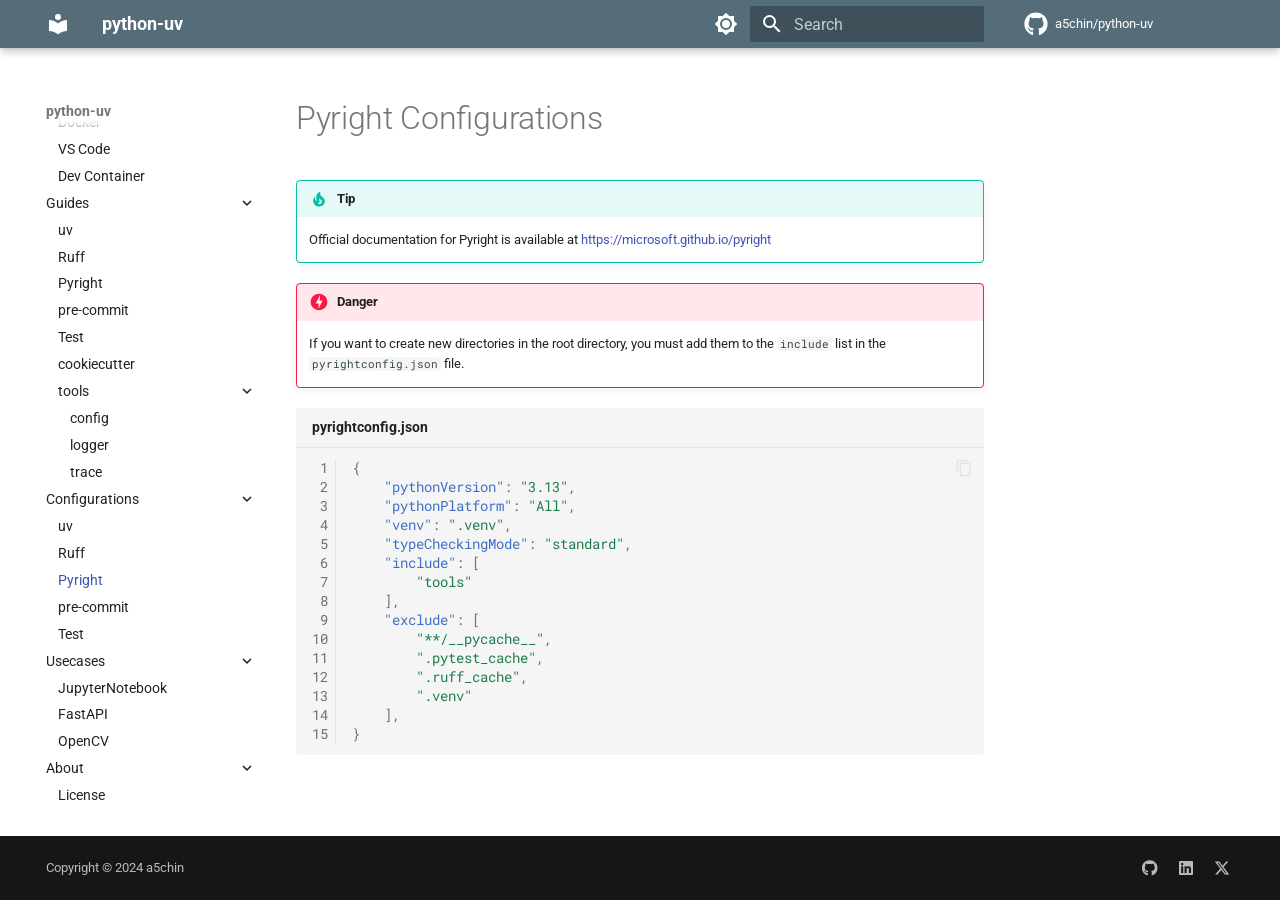
<file: configurations/pyright/index.html>
<!doctype html>
<html lang="en" class="no-js">
  <head>
    
      <meta charset="utf-8">
      <meta name="viewport" content="width=device-width,initial-scale=1">
      
      
      
        <link rel="canonical" href="https://a5chin.github.io/a5chin/configurations/pyright/">
      
      
        <link rel="prev" href="../ruff/">
      
      
        <link rel="next" href="../pre-commit/">
      
      
      <link rel="icon" href="../../assets/images/favicon.png">
      <meta name="generator" content="mkdocs-1.6.1, mkdocs-material-9.6.11">
    
    
      
        <title>Pyright - python-uv</title>
      
    
    
      <link rel="stylesheet" href="../../assets/stylesheets/main.4af4bdda.min.css">
      
        
        <link rel="stylesheet" href="../../assets/stylesheets/palette.06af60db.min.css">
      
      


    
    
      
    
    
      
        
        
        <link rel="preconnect" href="https://fonts.gstatic.com" crossorigin>
        <link rel="stylesheet" href="https://fonts.googleapis.com/css?family=Roboto:300,300i,400,400i,700,700i%7CRoboto+Mono:400,400i,700,700i&display=fallback">
        <style>:root{--md-text-font:"Roboto";--md-code-font:"Roboto Mono"}</style>
      
    
    
      <link rel="stylesheet" href="../../stylesheets/extra.css">
    
    <script>__md_scope=new URL("../..",location),__md_hash=e=>[...e].reduce(((e,_)=>(e<<5)-e+_.charCodeAt(0)),0),__md_get=(e,_=localStorage,t=__md_scope)=>JSON.parse(_.getItem(t.pathname+"."+e)),__md_set=(e,_,t=localStorage,a=__md_scope)=>{try{t.setItem(a.pathname+"."+e,JSON.stringify(_))}catch(e){}}</script>
    
      

    
    
    
  </head>
  
  
    
    
      
    
    
    
    
    <body dir="ltr" data-md-color-scheme="light" data-md-color-primary="blue-grey" data-md-color-accent="indigo">
  
    
    <input class="md-toggle" data-md-toggle="drawer" type="checkbox" id="__drawer" autocomplete="off">
    <input class="md-toggle" data-md-toggle="search" type="checkbox" id="__search" autocomplete="off">
    <label class="md-overlay" for="__drawer"></label>
    <div data-md-component="skip">
      
        
        <a href="#pyright-configurations" class="md-skip">
          Skip to content
        </a>
      
    </div>
    <div data-md-component="announce">
      
    </div>
    
    
      

  

<header class="md-header md-header--shadow" data-md-component="header">
  <nav class="md-header__inner md-grid" aria-label="Header">
    <a href="../.." title="python-uv" class="md-header__button md-logo" aria-label="python-uv" data-md-component="logo">
      
  
  <svg xmlns="http://www.w3.org/2000/svg" viewBox="0 0 24 24"><path d="M12 8a3 3 0 0 0 3-3 3 3 0 0 0-3-3 3 3 0 0 0-3 3 3 3 0 0 0 3 3m0 3.54C9.64 9.35 6.5 8 3 8v11c3.5 0 6.64 1.35 9 3.54 2.36-2.19 5.5-3.54 9-3.54V8c-3.5 0-6.64 1.35-9 3.54"/></svg>

    </a>
    <label class="md-header__button md-icon" for="__drawer">
      
      <svg xmlns="http://www.w3.org/2000/svg" viewBox="0 0 24 24"><path d="M3 6h18v2H3zm0 5h18v2H3zm0 5h18v2H3z"/></svg>
    </label>
    <div class="md-header__title" data-md-component="header-title">
      <div class="md-header__ellipsis">
        <div class="md-header__topic">
          <span class="md-ellipsis">
            python-uv
          </span>
        </div>
        <div class="md-header__topic" data-md-component="header-topic">
          <span class="md-ellipsis">
            
              Pyright
            
          </span>
        </div>
      </div>
    </div>
    
      
        <form class="md-header__option" data-md-component="palette">
  
    
    
    
    <input class="md-option" data-md-color-media="(prefers-color-scheme: light)" data-md-color-scheme="light" data-md-color-primary="blue-grey" data-md-color-accent="indigo"  aria-label="Switch to dark mode"  type="radio" name="__palette" id="__palette_0">
    
      <label class="md-header__button md-icon" title="Switch to dark mode" for="__palette_1" hidden>
        <svg xmlns="http://www.w3.org/2000/svg" viewBox="0 0 24 24"><path d="M12 8a4 4 0 0 0-4 4 4 4 0 0 0 4 4 4 4 0 0 0 4-4 4 4 0 0 0-4-4m0 10a6 6 0 0 1-6-6 6 6 0 0 1 6-6 6 6 0 0 1 6 6 6 6 0 0 1-6 6m8-9.31V4h-4.69L12 .69 8.69 4H4v4.69L.69 12 4 15.31V20h4.69L12 23.31 15.31 20H20v-4.69L23.31 12z"/></svg>
      </label>
    
  
    
    
    
    <input class="md-option" data-md-color-media="(prefers-color-scheme: dark)" data-md-color-scheme="slate" data-md-color-primary="blue-grey" data-md-color-accent="indigo"  aria-label="Switch to light mode"  type="radio" name="__palette" id="__palette_1">
    
      <label class="md-header__button md-icon" title="Switch to light mode" for="__palette_0" hidden>
        <svg xmlns="http://www.w3.org/2000/svg" viewBox="0 0 24 24"><path d="M12 18c-.89 0-1.74-.2-2.5-.55C11.56 16.5 13 14.42 13 12s-1.44-4.5-3.5-5.45C10.26 6.2 11.11 6 12 6a6 6 0 0 1 6 6 6 6 0 0 1-6 6m8-9.31V4h-4.69L12 .69 8.69 4H4v4.69L.69 12 4 15.31V20h4.69L12 23.31 15.31 20H20v-4.69L23.31 12z"/></svg>
      </label>
    
  
</form>
      
    
    
      <script>var palette=__md_get("__palette");if(palette&&palette.color){if("(prefers-color-scheme)"===palette.color.media){var media=matchMedia("(prefers-color-scheme: light)"),input=document.querySelector(media.matches?"[data-md-color-media='(prefers-color-scheme: light)']":"[data-md-color-media='(prefers-color-scheme: dark)']");palette.color.media=input.getAttribute("data-md-color-media"),palette.color.scheme=input.getAttribute("data-md-color-scheme"),palette.color.primary=input.getAttribute("data-md-color-primary"),palette.color.accent=input.getAttribute("data-md-color-accent")}for(var[key,value]of Object.entries(palette.color))document.body.setAttribute("data-md-color-"+key,value)}</script>
    
    
    
      
      
        <label class="md-header__button md-icon" for="__search">
          
          <svg xmlns="http://www.w3.org/2000/svg" viewBox="0 0 24 24"><path d="M9.5 3A6.5 6.5 0 0 1 16 9.5c0 1.61-.59 3.09-1.56 4.23l.27.27h.79l5 5-1.5 1.5-5-5v-.79l-.27-.27A6.52 6.52 0 0 1 9.5 16 6.5 6.5 0 0 1 3 9.5 6.5 6.5 0 0 1 9.5 3m0 2C7 5 5 7 5 9.5S7 14 9.5 14 14 12 14 9.5 12 5 9.5 5"/></svg>
        </label>
        <div class="md-search" data-md-component="search" role="dialog">
  <label class="md-search__overlay" for="__search"></label>
  <div class="md-search__inner" role="search">
    <form class="md-search__form" name="search">
      <input type="text" class="md-search__input" name="query" aria-label="Search" placeholder="Search" autocapitalize="off" autocorrect="off" autocomplete="off" spellcheck="false" data-md-component="search-query" required>
      <label class="md-search__icon md-icon" for="__search">
        
        <svg xmlns="http://www.w3.org/2000/svg" viewBox="0 0 24 24"><path d="M9.5 3A6.5 6.5 0 0 1 16 9.5c0 1.61-.59 3.09-1.56 4.23l.27.27h.79l5 5-1.5 1.5-5-5v-.79l-.27-.27A6.52 6.52 0 0 1 9.5 16 6.5 6.5 0 0 1 3 9.5 6.5 6.5 0 0 1 9.5 3m0 2C7 5 5 7 5 9.5S7 14 9.5 14 14 12 14 9.5 12 5 9.5 5"/></svg>
        
        <svg xmlns="http://www.w3.org/2000/svg" viewBox="0 0 24 24"><path d="M20 11v2H8l5.5 5.5-1.42 1.42L4.16 12l7.92-7.92L13.5 5.5 8 11z"/></svg>
      </label>
      <nav class="md-search__options" aria-label="Search">
        
        <button type="reset" class="md-search__icon md-icon" title="Clear" aria-label="Clear" tabindex="-1">
          
          <svg xmlns="http://www.w3.org/2000/svg" viewBox="0 0 24 24"><path d="M19 6.41 17.59 5 12 10.59 6.41 5 5 6.41 10.59 12 5 17.59 6.41 19 12 13.41 17.59 19 19 17.59 13.41 12z"/></svg>
        </button>
      </nav>
      
    </form>
    <div class="md-search__output">
      <div class="md-search__scrollwrap" tabindex="0" data-md-scrollfix>
        <div class="md-search-result" data-md-component="search-result">
          <div class="md-search-result__meta">
            Initializing search
          </div>
          <ol class="md-search-result__list" role="presentation"></ol>
        </div>
      </div>
    </div>
  </div>
</div>
      
    
    
      <div class="md-header__source">
        <a href="https://github.com/a5chin/python-uv" title="Go to repository" class="md-source" data-md-component="source">
  <div class="md-source__icon md-icon">
    
    <svg xmlns="http://www.w3.org/2000/svg" viewBox="0 0 496 512"><!--! Font Awesome Free 6.7.2 by @fontawesome - https://fontawesome.com License - https://fontawesome.com/license/free (Icons: CC BY 4.0, Fonts: SIL OFL 1.1, Code: MIT License) Copyright 2024 Fonticons, Inc.--><path d="M165.9 397.4c0 2-2.3 3.6-5.2 3.6-3.3.3-5.6-1.3-5.6-3.6 0-2 2.3-3.6 5.2-3.6 3-.3 5.6 1.3 5.6 3.6m-31.1-4.5c-.7 2 1.3 4.3 4.3 4.9 2.6 1 5.6 0 6.2-2s-1.3-4.3-4.3-5.2c-2.6-.7-5.5.3-6.2 2.3m44.2-1.7c-2.9.7-4.9 2.6-4.6 4.9.3 2 2.9 3.3 5.9 2.6 2.9-.7 4.9-2.6 4.6-4.6-.3-1.9-3-3.2-5.9-2.9M244.8 8C106.1 8 0 113.3 0 252c0 110.9 69.8 205.8 169.5 239.2 12.8 2.3 17.3-5.6 17.3-12.1 0-6.2-.3-40.4-.3-61.4 0 0-70 15-84.7-29.8 0 0-11.4-29.1-27.8-36.6 0 0-22.9-15.7 1.6-15.4 0 0 24.9 2 38.6 25.8 21.9 38.6 58.6 27.5 72.9 20.9 2.3-16 8.8-27.1 16-33.7-55.9-6.2-112.3-14.3-112.3-110.5 0-27.5 7.6-41.3 23.6-58.9-2.6-6.5-11.1-33.3 2.6-67.9 20.9-6.5 69 27 69 27 20-5.6 41.5-8.5 62.8-8.5s42.8 2.9 62.8 8.5c0 0 48.1-33.6 69-27 13.7 34.7 5.2 61.4 2.6 67.9 16 17.7 25.8 31.5 25.8 58.9 0 96.5-58.9 104.2-114.8 110.5 9.2 7.9 17 22.9 17 46.4 0 33.7-.3 75.4-.3 83.6 0 6.5 4.6 14.4 17.3 12.1C428.2 457.8 496 362.9 496 252 496 113.3 383.5 8 244.8 8M97.2 352.9c-1.3 1-1 3.3.7 5.2 1.6 1.6 3.9 2.3 5.2 1 1.3-1 1-3.3-.7-5.2-1.6-1.6-3.9-2.3-5.2-1m-10.8-8.1c-.7 1.3.3 2.9 2.3 3.9 1.6 1 3.6.7 4.3-.7.7-1.3-.3-2.9-2.3-3.9-2-.6-3.6-.3-4.3.7m32.4 35.6c-1.6 1.3-1 4.3 1.3 6.2 2.3 2.3 5.2 2.6 6.5 1 1.3-1.3.7-4.3-1.3-6.2-2.2-2.3-5.2-2.6-6.5-1m-11.4-14.7c-1.6 1-1.6 3.6 0 5.9s4.3 3.3 5.6 2.3c1.6-1.3 1.6-3.9 0-6.2-1.4-2.3-4-3.3-5.6-2"/></svg>
  </div>
  <div class="md-source__repository">
    a5chin/python-uv
  </div>
</a>
      </div>
    
  </nav>
  
</header>
    
    <div class="md-container" data-md-component="container">
      
      
        
          
        
      
      <main class="md-main" data-md-component="main">
        <div class="md-main__inner md-grid">
          
            
              
              <div class="md-sidebar md-sidebar--primary" data-md-component="sidebar" data-md-type="navigation" >
                <div class="md-sidebar__scrollwrap">
                  <div class="md-sidebar__inner">
                    



<nav class="md-nav md-nav--primary" aria-label="Navigation" data-md-level="0">
  <label class="md-nav__title" for="__drawer">
    <a href="../.." title="python-uv" class="md-nav__button md-logo" aria-label="python-uv" data-md-component="logo">
      
  
  <svg xmlns="http://www.w3.org/2000/svg" viewBox="0 0 24 24"><path d="M12 8a3 3 0 0 0 3-3 3 3 0 0 0-3-3 3 3 0 0 0-3 3 3 3 0 0 0 3 3m0 3.54C9.64 9.35 6.5 8 3 8v11c3.5 0 6.64 1.35 9 3.54 2.36-2.19 5.5-3.54 9-3.54V8c-3.5 0-6.64 1.35-9 3.54"/></svg>

    </a>
    python-uv
  </label>
  
    <div class="md-nav__source">
      <a href="https://github.com/a5chin/python-uv" title="Go to repository" class="md-source" data-md-component="source">
  <div class="md-source__icon md-icon">
    
    <svg xmlns="http://www.w3.org/2000/svg" viewBox="0 0 496 512"><!--! Font Awesome Free 6.7.2 by @fontawesome - https://fontawesome.com License - https://fontawesome.com/license/free (Icons: CC BY 4.0, Fonts: SIL OFL 1.1, Code: MIT License) Copyright 2024 Fonticons, Inc.--><path d="M165.9 397.4c0 2-2.3 3.6-5.2 3.6-3.3.3-5.6-1.3-5.6-3.6 0-2 2.3-3.6 5.2-3.6 3-.3 5.6 1.3 5.6 3.6m-31.1-4.5c-.7 2 1.3 4.3 4.3 4.9 2.6 1 5.6 0 6.2-2s-1.3-4.3-4.3-5.2c-2.6-.7-5.5.3-6.2 2.3m44.2-1.7c-2.9.7-4.9 2.6-4.6 4.9.3 2 2.9 3.3 5.9 2.6 2.9-.7 4.9-2.6 4.6-4.6-.3-1.9-3-3.2-5.9-2.9M244.8 8C106.1 8 0 113.3 0 252c0 110.9 69.8 205.8 169.5 239.2 12.8 2.3 17.3-5.6 17.3-12.1 0-6.2-.3-40.4-.3-61.4 0 0-70 15-84.7-29.8 0 0-11.4-29.1-27.8-36.6 0 0-22.9-15.7 1.6-15.4 0 0 24.9 2 38.6 25.8 21.9 38.6 58.6 27.5 72.9 20.9 2.3-16 8.8-27.1 16-33.7-55.9-6.2-112.3-14.3-112.3-110.5 0-27.5 7.6-41.3 23.6-58.9-2.6-6.5-11.1-33.3 2.6-67.9 20.9-6.5 69 27 69 27 20-5.6 41.5-8.5 62.8-8.5s42.8 2.9 62.8 8.5c0 0 48.1-33.6 69-27 13.7 34.7 5.2 61.4 2.6 67.9 16 17.7 25.8 31.5 25.8 58.9 0 96.5-58.9 104.2-114.8 110.5 9.2 7.9 17 22.9 17 46.4 0 33.7-.3 75.4-.3 83.6 0 6.5 4.6 14.4 17.3 12.1C428.2 457.8 496 362.9 496 252 496 113.3 383.5 8 244.8 8M97.2 352.9c-1.3 1-1 3.3.7 5.2 1.6 1.6 3.9 2.3 5.2 1 1.3-1 1-3.3-.7-5.2-1.6-1.6-3.9-2.3-5.2-1m-10.8-8.1c-.7 1.3.3 2.9 2.3 3.9 1.6 1 3.6.7 4.3-.7.7-1.3-.3-2.9-2.3-3.9-2-.6-3.6-.3-4.3.7m32.4 35.6c-1.6 1.3-1 4.3 1.3 6.2 2.3 2.3 5.2 2.6 6.5 1 1.3-1.3.7-4.3-1.3-6.2-2.2-2.3-5.2-2.6-6.5-1m-11.4-14.7c-1.6 1-1.6 3.6 0 5.9s4.3 3.3 5.6 2.3c1.6-1.3 1.6-3.9 0-6.2-1.4-2.3-4-3.3-5.6-2"/></svg>
  </div>
  <div class="md-source__repository">
    a5chin/python-uv
  </div>
</a>
    </div>
  
  <ul class="md-nav__list" data-md-scrollfix>
    
      
      
  
  
  
  
    <li class="md-nav__item">
      <a href="../.." class="md-nav__link">
        
  
  
  <span class="md-ellipsis">
    Home
    
  </span>
  

      </a>
    </li>
  

    
      
      
  
  
  
  
    
    
      
        
          
        
      
        
      
        
      
        
      
    
    
    
    
    <li class="md-nav__item md-nav__item--nested">
      
        
        
          
        
        <input class="md-nav__toggle md-toggle md-toggle--indeterminate" type="checkbox" id="__nav_2" >
        
          
          <div class="md-nav__link md-nav__container">
            <a href="../../getting-started/" class="md-nav__link ">
              
  
  
  <span class="md-ellipsis">
    Getting Started
    
  </span>
  

            </a>
            
              
              <label class="md-nav__link " for="__nav_2" id="__nav_2_label" tabindex="0">
                <span class="md-nav__icon md-icon"></span>
              </label>
            
          </div>
        
        <nav class="md-nav" data-md-level="1" aria-labelledby="__nav_2_label" aria-expanded="false">
          <label class="md-nav__title" for="__nav_2">
            <span class="md-nav__icon md-icon"></span>
            Getting Started
          </label>
          <ul class="md-nav__list" data-md-scrollfix>
            
              
            
              
                
  
  
  
  
    <li class="md-nav__item">
      <a href="../../getting-started/docker/" class="md-nav__link">
        
  
  
  <span class="md-ellipsis">
    Docker
    
  </span>
  

      </a>
    </li>
  

              
            
              
                
  
  
  
  
    <li class="md-nav__item">
      <a href="../../getting-started/vscode/" class="md-nav__link">
        
  
  
  <span class="md-ellipsis">
    VS Code
    
  </span>
  

      </a>
    </li>
  

              
            
              
                
  
  
  
  
    <li class="md-nav__item">
      <a href="../../getting-started/devcontainer/" class="md-nav__link">
        
  
  
  <span class="md-ellipsis">
    Dev Container
    
  </span>
  

      </a>
    </li>
  

              
            
          </ul>
        </nav>
      
    </li>
  

    
      
      
  
  
  
  
    
    
      
        
          
        
      
        
      
        
      
        
      
        
      
        
      
        
      
        
      
    
    
    
    
    <li class="md-nav__item md-nav__item--nested">
      
        
        
          
        
        <input class="md-nav__toggle md-toggle md-toggle--indeterminate" type="checkbox" id="__nav_3" >
        
          
          <div class="md-nav__link md-nav__container">
            <a href="../../guides/" class="md-nav__link ">
              
  
  
  <span class="md-ellipsis">
    Guides
    
  </span>
  

            </a>
            
              
              <label class="md-nav__link " for="__nav_3" id="__nav_3_label" tabindex="0">
                <span class="md-nav__icon md-icon"></span>
              </label>
            
          </div>
        
        <nav class="md-nav" data-md-level="1" aria-labelledby="__nav_3_label" aria-expanded="false">
          <label class="md-nav__title" for="__nav_3">
            <span class="md-nav__icon md-icon"></span>
            Guides
          </label>
          <ul class="md-nav__list" data-md-scrollfix>
            
              
            
              
                
  
  
  
  
    <li class="md-nav__item">
      <a href="../../guides/uv/" class="md-nav__link">
        
  
  
  <span class="md-ellipsis">
    uv
    
  </span>
  

      </a>
    </li>
  

              
            
              
                
  
  
  
  
    <li class="md-nav__item">
      <a href="../../guides/ruff/" class="md-nav__link">
        
  
  
  <span class="md-ellipsis">
    Ruff
    
  </span>
  

      </a>
    </li>
  

              
            
              
                
  
  
  
  
    <li class="md-nav__item">
      <a href="../../guides/pyright/" class="md-nav__link">
        
  
  
  <span class="md-ellipsis">
    Pyright
    
  </span>
  

      </a>
    </li>
  

              
            
              
                
  
  
  
  
    <li class="md-nav__item">
      <a href="../../guides/pre-commit/" class="md-nav__link">
        
  
  
  <span class="md-ellipsis">
    pre-commit
    
  </span>
  

      </a>
    </li>
  

              
            
              
                
  
  
  
  
    <li class="md-nav__item">
      <a href="../../guides/test/" class="md-nav__link">
        
  
  
  <span class="md-ellipsis">
    Test
    
  </span>
  

      </a>
    </li>
  

              
            
              
                
  
  
  
  
    <li class="md-nav__item">
      <a href="../../guides/cookiecutter/" class="md-nav__link">
        
  
  
  <span class="md-ellipsis">
    cookiecutter
    
  </span>
  

      </a>
    </li>
  

              
            
              
                
  
  
  
  
    
    
      
        
          
        
      
        
      
        
      
        
      
    
    
    
    
    <li class="md-nav__item md-nav__item--nested">
      
        
        
          
        
        <input class="md-nav__toggle md-toggle md-toggle--indeterminate" type="checkbox" id="__nav_3_8" >
        
          
          <div class="md-nav__link md-nav__container">
            <a href="../../guides/tools/" class="md-nav__link ">
              
  
  
  <span class="md-ellipsis">
    tools
    
  </span>
  

            </a>
            
              
              <label class="md-nav__link " for="__nav_3_8" id="__nav_3_8_label" tabindex="0">
                <span class="md-nav__icon md-icon"></span>
              </label>
            
          </div>
        
        <nav class="md-nav" data-md-level="2" aria-labelledby="__nav_3_8_label" aria-expanded="false">
          <label class="md-nav__title" for="__nav_3_8">
            <span class="md-nav__icon md-icon"></span>
            tools
          </label>
          <ul class="md-nav__list" data-md-scrollfix>
            
              
            
              
                
  
  
  
  
    <li class="md-nav__item">
      <a href="../../guides/tools/config/" class="md-nav__link">
        
  
  
  <span class="md-ellipsis">
    config
    
  </span>
  

      </a>
    </li>
  

              
            
              
                
  
  
  
  
    <li class="md-nav__item">
      <a href="../../guides/tools/logger/" class="md-nav__link">
        
  
  
  <span class="md-ellipsis">
    logger
    
  </span>
  

      </a>
    </li>
  

              
            
              
                
  
  
  
  
    <li class="md-nav__item">
      <a href="../../guides/tools/tracer/" class="md-nav__link">
        
  
  
  <span class="md-ellipsis">
    trace
    
  </span>
  

      </a>
    </li>
  

              
            
          </ul>
        </nav>
      
    </li>
  

              
            
          </ul>
        </nav>
      
    </li>
  

    
      
      
  
  
    
  
  
  
    
    
      
        
          
        
      
        
      
        
      
        
      
        
      
        
      
    
    
    
    
    <li class="md-nav__item md-nav__item--active md-nav__item--nested">
      
        
        
        <input class="md-nav__toggle md-toggle " type="checkbox" id="__nav_4" checked>
        
          
          <div class="md-nav__link md-nav__container">
            <a href="../" class="md-nav__link ">
              
  
  
  <span class="md-ellipsis">
    Configurations
    
  </span>
  

            </a>
            
              
              <label class="md-nav__link " for="__nav_4" id="__nav_4_label" tabindex="0">
                <span class="md-nav__icon md-icon"></span>
              </label>
            
          </div>
        
        <nav class="md-nav" data-md-level="1" aria-labelledby="__nav_4_label" aria-expanded="true">
          <label class="md-nav__title" for="__nav_4">
            <span class="md-nav__icon md-icon"></span>
            Configurations
          </label>
          <ul class="md-nav__list" data-md-scrollfix>
            
              
            
              
                
  
  
  
  
    <li class="md-nav__item">
      <a href="../uv/" class="md-nav__link">
        
  
  
  <span class="md-ellipsis">
    uv
    
  </span>
  

      </a>
    </li>
  

              
            
              
                
  
  
  
  
    <li class="md-nav__item">
      <a href="../ruff/" class="md-nav__link">
        
  
  
  <span class="md-ellipsis">
    Ruff
    
  </span>
  

      </a>
    </li>
  

              
            
              
                
  
  
    
  
  
  
    <li class="md-nav__item md-nav__item--active">
      
      <input class="md-nav__toggle md-toggle" type="checkbox" id="__toc">
      
      
        
      
      
      <a href="./" class="md-nav__link md-nav__link--active">
        
  
  
  <span class="md-ellipsis">
    Pyright
    
  </span>
  

      </a>
      
    </li>
  

              
            
              
                
  
  
  
  
    <li class="md-nav__item">
      <a href="../pre-commit/" class="md-nav__link">
        
  
  
  <span class="md-ellipsis">
    pre-commit
    
  </span>
  

      </a>
    </li>
  

              
            
              
                
  
  
  
  
    <li class="md-nav__item">
      <a href="../test/" class="md-nav__link">
        
  
  
  <span class="md-ellipsis">
    Test
    
  </span>
  

      </a>
    </li>
  

              
            
          </ul>
        </nav>
      
    </li>
  

    
      
      
  
  
  
  
    
    
      
        
          
        
      
        
      
        
      
        
      
    
    
    
    
    <li class="md-nav__item md-nav__item--nested">
      
        
        
          
        
        <input class="md-nav__toggle md-toggle md-toggle--indeterminate" type="checkbox" id="__nav_5" >
        
          
          <div class="md-nav__link md-nav__container">
            <a href="../../usecases/" class="md-nav__link ">
              
  
  
  <span class="md-ellipsis">
    Usecases
    
  </span>
  

            </a>
            
              
              <label class="md-nav__link " for="__nav_5" id="__nav_5_label" tabindex="0">
                <span class="md-nav__icon md-icon"></span>
              </label>
            
          </div>
        
        <nav class="md-nav" data-md-level="1" aria-labelledby="__nav_5_label" aria-expanded="false">
          <label class="md-nav__title" for="__nav_5">
            <span class="md-nav__icon md-icon"></span>
            Usecases
          </label>
          <ul class="md-nav__list" data-md-scrollfix>
            
              
            
              
                
  
  
  
  
    <li class="md-nav__item">
      <a href="../../usecases/jupyter/" class="md-nav__link">
        
  
  
  <span class="md-ellipsis">
    JupyterNotebook
    
  </span>
  

      </a>
    </li>
  

              
            
              
                
  
  
  
  
    <li class="md-nav__item">
      <a href="../../usecases/fastapi/" class="md-nav__link">
        
  
  
  <span class="md-ellipsis">
    FastAPI
    
  </span>
  

      </a>
    </li>
  

              
            
              
                
  
  
  
  
    <li class="md-nav__item">
      <a href="../../usecases/opencv/" class="md-nav__link">
        
  
  
  <span class="md-ellipsis">
    OpenCV
    
  </span>
  

      </a>
    </li>
  

              
            
          </ul>
        </nav>
      
    </li>
  

    
      
      
  
  
  
  
    
    
      
        
      
    
    
    
    
    <li class="md-nav__item md-nav__item--nested">
      
        
        
          
        
        <input class="md-nav__toggle md-toggle md-toggle--indeterminate" type="checkbox" id="__nav_6" >
        
          
          <label class="md-nav__link" for="__nav_6" id="__nav_6_label" tabindex="0">
            
  
  
  <span class="md-ellipsis">
    About
    
  </span>
  

            <span class="md-nav__icon md-icon"></span>
          </label>
        
        <nav class="md-nav" data-md-level="1" aria-labelledby="__nav_6_label" aria-expanded="false">
          <label class="md-nav__title" for="__nav_6">
            <span class="md-nav__icon md-icon"></span>
            About
          </label>
          <ul class="md-nav__list" data-md-scrollfix>
            
              
                
  
  
  
  
    <li class="md-nav__item">
      <a href="../../about/license/" class="md-nav__link">
        
  
  
  <span class="md-ellipsis">
    License
    
  </span>
  

      </a>
    </li>
  

              
            
          </ul>
        </nav>
      
    </li>
  

    
  </ul>
</nav>
                  </div>
                </div>
              </div>
            
            
              
              <div class="md-sidebar md-sidebar--secondary" data-md-component="sidebar" data-md-type="toc" >
                <div class="md-sidebar__scrollwrap">
                  <div class="md-sidebar__inner">
                    

<nav class="md-nav md-nav--secondary" aria-label="Table of contents">
  
  
  
    
  
  
</nav>
                  </div>
                </div>
              </div>
            
          
          
            <div class="md-content" data-md-component="content">
              <article class="md-content__inner md-typeset">
                
                  


  
  


<h1 id="pyright-configurations">Pyright Configurations</h1>
<div class="admonition tip">
<p class="admonition-title">Tip</p>
<p>Official documentation for Pyright is available at <a href="https://microsoft.github.io/pyright">https://microsoft.github.io/pyright</a></p>
</div>
<div class="admonition danger">
<p class="admonition-title">Danger</p>
<p>If you want to create new directories in the root directory, you must add them to the <code>include</code> list in the <code>pyrightconfig.json</code> file.</p>
</div>
<div class="highlight"><table class="highlighttable"><tr><th colspan="2" class="filename"><span class="filename">pyrightconfig.json</span></th></tr><tr><td class="linenos"><div class="linenodiv"><pre><span></span><span class="normal"> 1</span>
<span class="normal"> 2</span>
<span class="normal"> 3</span>
<span class="normal"> 4</span>
<span class="normal"> 5</span>
<span class="normal"> 6</span>
<span class="normal"> 7</span>
<span class="normal"> 8</span>
<span class="normal"> 9</span>
<span class="normal">10</span>
<span class="normal">11</span>
<span class="normal">12</span>
<span class="normal">13</span>
<span class="normal">14</span>
<span class="normal">15</span></pre></div></td><td class="code"><div><pre><span></span><code><span class="p">{</span>
<span class="w">    </span><span class="nt">&quot;pythonVersion&quot;</span><span class="p">:</span><span class="w"> </span><span class="s2">&quot;3.13&quot;</span><span class="p">,</span>
<span class="w">    </span><span class="nt">&quot;pythonPlatform&quot;</span><span class="p">:</span><span class="w"> </span><span class="s2">&quot;All&quot;</span><span class="p">,</span>
<span class="w">    </span><span class="nt">&quot;venv&quot;</span><span class="p">:</span><span class="w"> </span><span class="s2">&quot;.venv&quot;</span><span class="p">,</span>
<span class="w">    </span><span class="nt">&quot;typeCheckingMode&quot;</span><span class="p">:</span><span class="w"> </span><span class="s2">&quot;standard&quot;</span><span class="p">,</span>
<span class="w">    </span><span class="nt">&quot;include&quot;</span><span class="p">:</span><span class="w"> </span><span class="p">[</span>
<span class="w">        </span><span class="s2">&quot;tools&quot;</span>
<span class="w">    </span><span class="p">],</span>
<span class="w">    </span><span class="nt">&quot;exclude&quot;</span><span class="p">:</span><span class="w"> </span><span class="p">[</span>
<span class="w">        </span><span class="s2">&quot;**/__pycache__&quot;</span><span class="p">,</span>
<span class="w">        </span><span class="s2">&quot;.pytest_cache&quot;</span><span class="p">,</span>
<span class="w">        </span><span class="s2">&quot;.ruff_cache&quot;</span><span class="p">,</span>
<span class="w">        </span><span class="s2">&quot;.venv&quot;</span>
<span class="w">    </span><span class="p">],</span>
<span class="p">}</span>
</code></pre></div></td></tr></table></div>












                
              </article>
            </div>
          
          
<script>var target=document.getElementById(location.hash.slice(1));target&&target.name&&(target.checked=target.name.startsWith("__tabbed_"))</script>
        </div>
        
          <button type="button" class="md-top md-icon" data-md-component="top" hidden>
  
  <svg xmlns="http://www.w3.org/2000/svg" viewBox="0 0 24 24"><path d="M13 20h-2V8l-5.5 5.5-1.42-1.42L12 4.16l7.92 7.92-1.42 1.42L13 8z"/></svg>
  Back to top
</button>
        
      </main>
      
        <footer class="md-footer">
  
  <div class="md-footer-meta md-typeset">
    <div class="md-footer-meta__inner md-grid">
      <div class="md-copyright">
  
    <div class="md-copyright__highlight">
      Copyright &copy; 2024 a5chin
    </div>
  
  
</div>
      
        <div class="md-social">
  
    
    
    
    
    <a href="https://github.com/a5chin" target="_blank" rel="noopener" title="a5chin on GitHub" class="md-social__link">
      <svg xmlns="http://www.w3.org/2000/svg" viewBox="0 0 496 512"><!--! Font Awesome Free 6.7.2 by @fontawesome - https://fontawesome.com License - https://fontawesome.com/license/free (Icons: CC BY 4.0, Fonts: SIL OFL 1.1, Code: MIT License) Copyright 2024 Fonticons, Inc.--><path d="M165.9 397.4c0 2-2.3 3.6-5.2 3.6-3.3.3-5.6-1.3-5.6-3.6 0-2 2.3-3.6 5.2-3.6 3-.3 5.6 1.3 5.6 3.6m-31.1-4.5c-.7 2 1.3 4.3 4.3 4.9 2.6 1 5.6 0 6.2-2s-1.3-4.3-4.3-5.2c-2.6-.7-5.5.3-6.2 2.3m44.2-1.7c-2.9.7-4.9 2.6-4.6 4.9.3 2 2.9 3.3 5.9 2.6 2.9-.7 4.9-2.6 4.6-4.6-.3-1.9-3-3.2-5.9-2.9M244.8 8C106.1 8 0 113.3 0 252c0 110.9 69.8 205.8 169.5 239.2 12.8 2.3 17.3-5.6 17.3-12.1 0-6.2-.3-40.4-.3-61.4 0 0-70 15-84.7-29.8 0 0-11.4-29.1-27.8-36.6 0 0-22.9-15.7 1.6-15.4 0 0 24.9 2 38.6 25.8 21.9 38.6 58.6 27.5 72.9 20.9 2.3-16 8.8-27.1 16-33.7-55.9-6.2-112.3-14.3-112.3-110.5 0-27.5 7.6-41.3 23.6-58.9-2.6-6.5-11.1-33.3 2.6-67.9 20.9-6.5 69 27 69 27 20-5.6 41.5-8.5 62.8-8.5s42.8 2.9 62.8 8.5c0 0 48.1-33.6 69-27 13.7 34.7 5.2 61.4 2.6 67.9 16 17.7 25.8 31.5 25.8 58.9 0 96.5-58.9 104.2-114.8 110.5 9.2 7.9 17 22.9 17 46.4 0 33.7-.3 75.4-.3 83.6 0 6.5 4.6 14.4 17.3 12.1C428.2 457.8 496 362.9 496 252 496 113.3 383.5 8 244.8 8M97.2 352.9c-1.3 1-1 3.3.7 5.2 1.6 1.6 3.9 2.3 5.2 1 1.3-1 1-3.3-.7-5.2-1.6-1.6-3.9-2.3-5.2-1m-10.8-8.1c-.7 1.3.3 2.9 2.3 3.9 1.6 1 3.6.7 4.3-.7.7-1.3-.3-2.9-2.3-3.9-2-.6-3.6-.3-4.3.7m32.4 35.6c-1.6 1.3-1 4.3 1.3 6.2 2.3 2.3 5.2 2.6 6.5 1 1.3-1.3.7-4.3-1.3-6.2-2.2-2.3-5.2-2.6-6.5-1m-11.4-14.7c-1.6 1-1.6 3.6 0 5.9s4.3 3.3 5.6 2.3c1.6-1.3 1.6-3.9 0-6.2-1.4-2.3-4-3.3-5.6-2"/></svg>
    </a>
  
    
    
    
    
    <a href="https://linkedin.com/in/a5chin/" target="_blank" rel="noopener" title="a5chin on LinkedIn" class="md-social__link">
      <svg xmlns="http://www.w3.org/2000/svg" viewBox="0 0 448 512"><!--! Font Awesome Free 6.7.2 by @fontawesome - https://fontawesome.com License - https://fontawesome.com/license/free (Icons: CC BY 4.0, Fonts: SIL OFL 1.1, Code: MIT License) Copyright 2024 Fonticons, Inc.--><path d="M416 32H31.9C14.3 32 0 46.5 0 64.3v383.4C0 465.5 14.3 480 31.9 480H416c17.6 0 32-14.5 32-32.3V64.3c0-17.8-14.4-32.3-32-32.3M135.4 416H69V202.2h66.5V416zm-33.2-243c-21.3 0-38.5-17.3-38.5-38.5S80.9 96 102.2 96c21.2 0 38.5 17.3 38.5 38.5 0 21.3-17.2 38.5-38.5 38.5m282.1 243h-66.4V312c0-24.8-.5-56.7-34.5-56.7-34.6 0-39.9 27-39.9 54.9V416h-66.4V202.2h63.7v29.2h.9c8.9-16.8 30.6-34.5 62.9-34.5 67.2 0 79.7 44.3 79.7 101.9z"/></svg>
    </a>
  
    
    
    
    
    <a href="https://x.com/a5chin" target="_blank" rel="noopener" title="a5chin on X" class="md-social__link">
      <svg xmlns="http://www.w3.org/2000/svg" viewBox="0 0 512 512"><!--! Font Awesome Free 6.7.2 by @fontawesome - https://fontawesome.com License - https://fontawesome.com/license/free (Icons: CC BY 4.0, Fonts: SIL OFL 1.1, Code: MIT License) Copyright 2024 Fonticons, Inc.--><path d="M389.2 48h70.6L305.6 224.2 487 464H345L233.7 318.6 106.5 464H35.8l164.9-188.5L26.8 48h145.6l100.5 132.9zm-24.8 373.8h39.1L151.1 88h-42z"/></svg>
    </a>
  
</div>
      
    </div>
  </div>
</footer>
      
    </div>
    <div class="md-dialog" data-md-component="dialog">
      <div class="md-dialog__inner md-typeset"></div>
    </div>
    
    
    
      
      <script id="__config" type="application/json">{"base": "../..", "features": ["content.code.copy", "navigation.expand", "navigation.indexes", "navigation.top"], "search": "../../assets/javascripts/workers/search.f8cc74c7.min.js", "tags": null, "translations": {"clipboard.copied": "Copied to clipboard", "clipboard.copy": "Copy to clipboard", "search.result.more.one": "1 more on this page", "search.result.more.other": "# more on this page", "search.result.none": "No matching documents", "search.result.one": "1 matching document", "search.result.other": "# matching documents", "search.result.placeholder": "Type to start searching", "search.result.term.missing": "Missing", "select.version": "Select version"}, "version": null}</script>
    
    
      <script src="../../assets/javascripts/bundle.c8b220af.min.js"></script>
      
    
  </body>
</html>
</file>
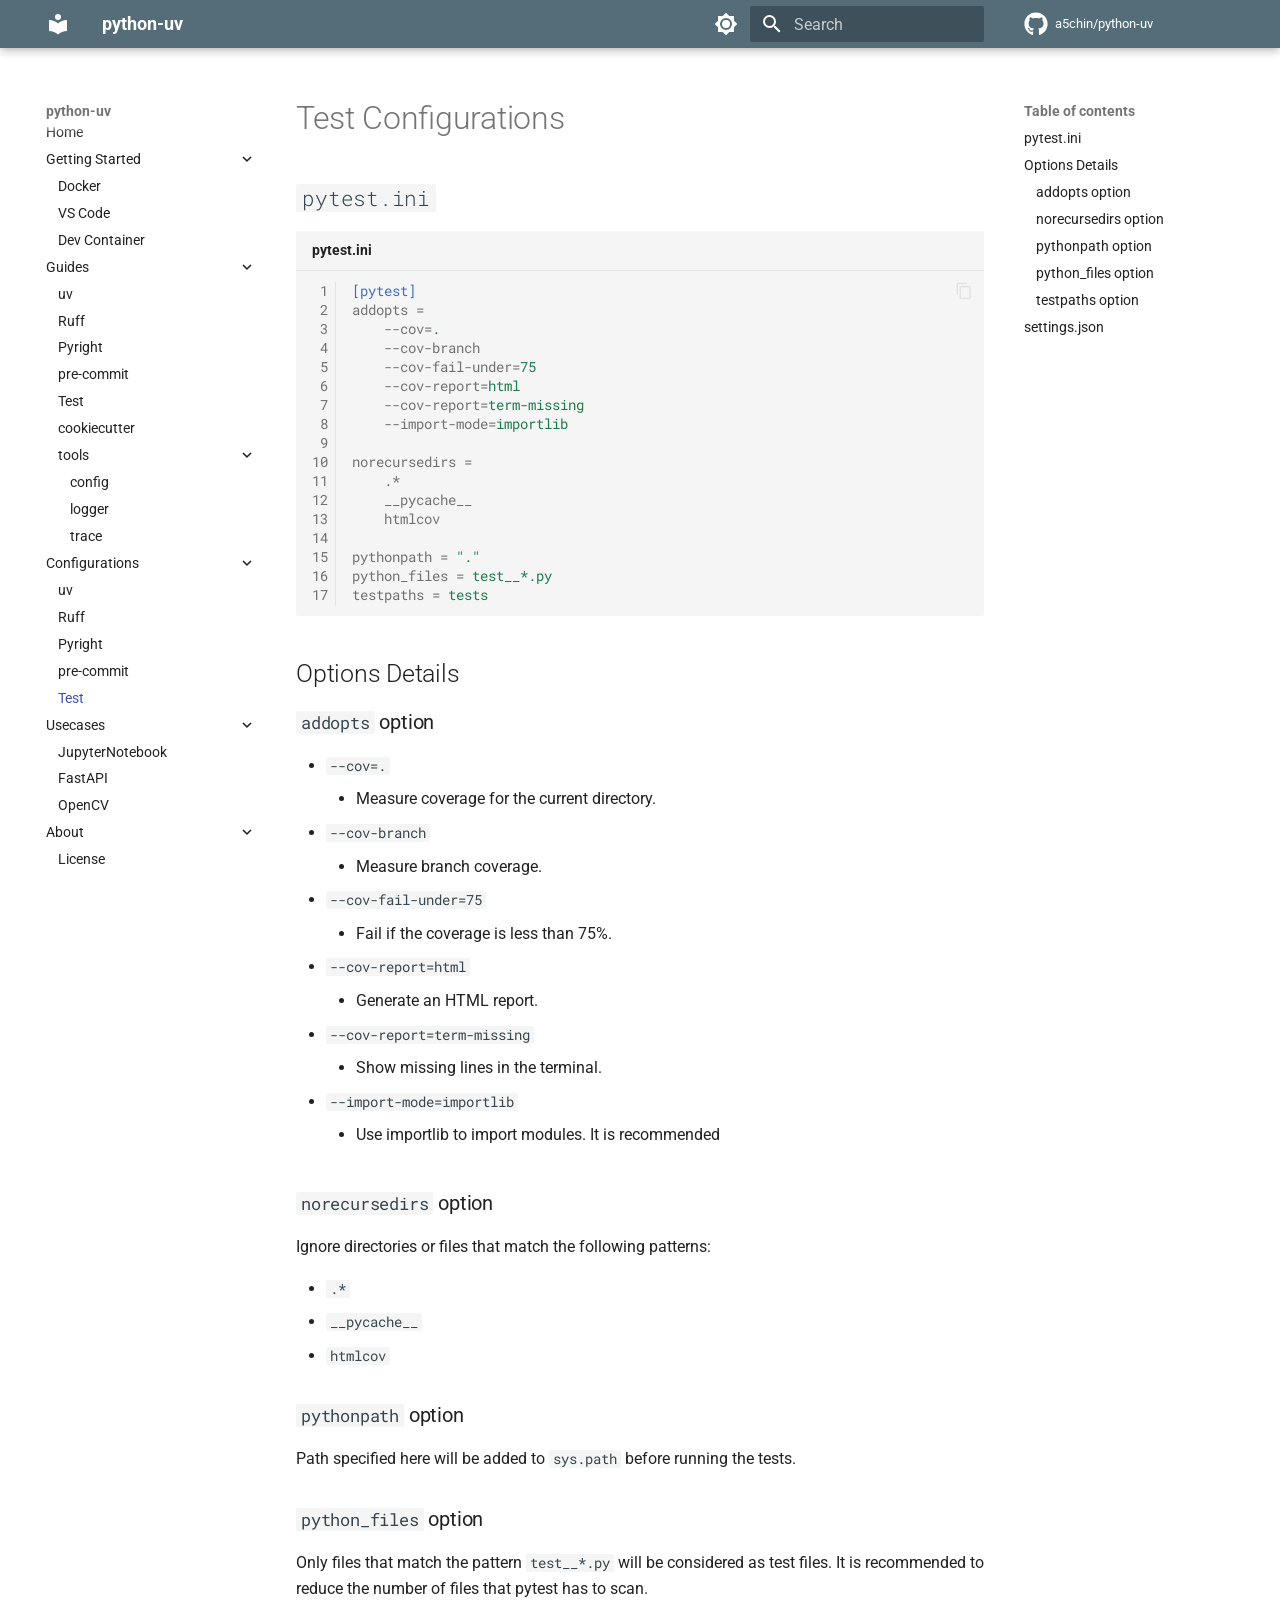
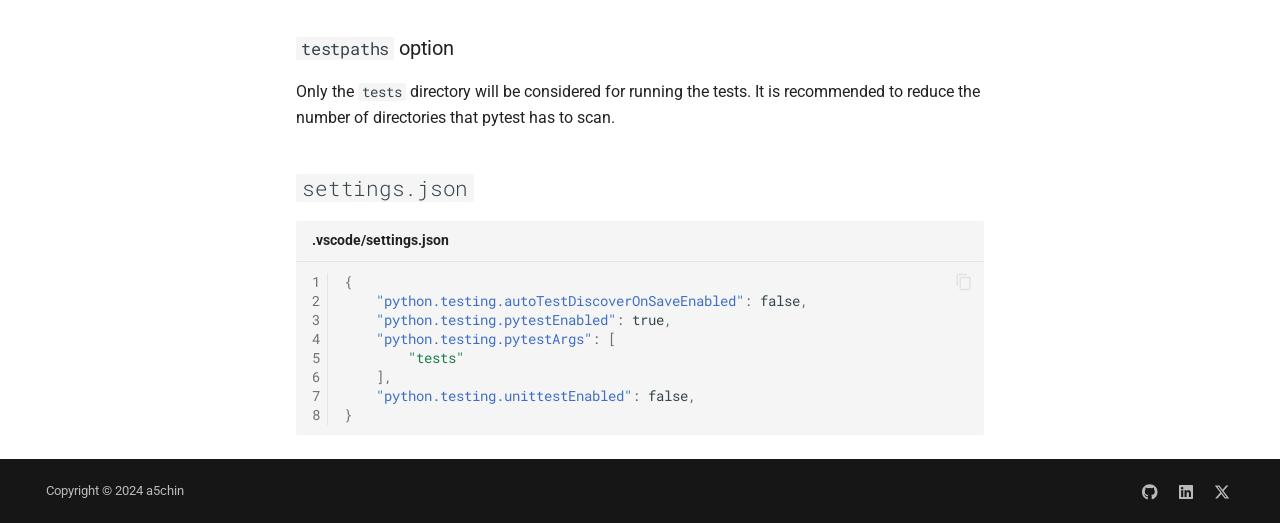
<file: configurations/test/index.html>
<!doctype html>
<html lang="en" class="no-js">
  <head>
    
      <meta charset="utf-8">
      <meta name="viewport" content="width=device-width,initial-scale=1">
      
      
      
        <link rel="canonical" href="https://a5chin.github.io/a5chin/configurations/test/">
      
      
        <link rel="prev" href="../pre-commit/">
      
      
        <link rel="next" href="../../usecases/">
      
      
      <link rel="icon" href="../../assets/images/favicon.png">
      <meta name="generator" content="mkdocs-1.6.1, mkdocs-material-9.6.11">
    
    
      
        <title>Test - python-uv</title>
      
    
    
      <link rel="stylesheet" href="../../assets/stylesheets/main.4af4bdda.min.css">
      
        
        <link rel="stylesheet" href="../../assets/stylesheets/palette.06af60db.min.css">
      
      


    
    
      
    
    
      
        
        
        <link rel="preconnect" href="https://fonts.gstatic.com" crossorigin>
        <link rel="stylesheet" href="https://fonts.googleapis.com/css?family=Roboto:300,300i,400,400i,700,700i%7CRoboto+Mono:400,400i,700,700i&display=fallback">
        <style>:root{--md-text-font:"Roboto";--md-code-font:"Roboto Mono"}</style>
      
    
    
      <link rel="stylesheet" href="../../stylesheets/extra.css">
    
    <script>__md_scope=new URL("../..",location),__md_hash=e=>[...e].reduce(((e,_)=>(e<<5)-e+_.charCodeAt(0)),0),__md_get=(e,_=localStorage,t=__md_scope)=>JSON.parse(_.getItem(t.pathname+"."+e)),__md_set=(e,_,t=localStorage,a=__md_scope)=>{try{t.setItem(a.pathname+"."+e,JSON.stringify(_))}catch(e){}}</script>
    
      

    
    
    
  </head>
  
  
    
    
      
    
    
    
    
    <body dir="ltr" data-md-color-scheme="light" data-md-color-primary="blue-grey" data-md-color-accent="indigo">
  
    
    <input class="md-toggle" data-md-toggle="drawer" type="checkbox" id="__drawer" autocomplete="off">
    <input class="md-toggle" data-md-toggle="search" type="checkbox" id="__search" autocomplete="off">
    <label class="md-overlay" for="__drawer"></label>
    <div data-md-component="skip">
      
        
        <a href="#test-configurations" class="md-skip">
          Skip to content
        </a>
      
    </div>
    <div data-md-component="announce">
      
    </div>
    
    
      

  

<header class="md-header md-header--shadow" data-md-component="header">
  <nav class="md-header__inner md-grid" aria-label="Header">
    <a href="../.." title="python-uv" class="md-header__button md-logo" aria-label="python-uv" data-md-component="logo">
      
  
  <svg xmlns="http://www.w3.org/2000/svg" viewBox="0 0 24 24"><path d="M12 8a3 3 0 0 0 3-3 3 3 0 0 0-3-3 3 3 0 0 0-3 3 3 3 0 0 0 3 3m0 3.54C9.64 9.35 6.5 8 3 8v11c3.5 0 6.64 1.35 9 3.54 2.36-2.19 5.5-3.54 9-3.54V8c-3.5 0-6.64 1.35-9 3.54"/></svg>

    </a>
    <label class="md-header__button md-icon" for="__drawer">
      
      <svg xmlns="http://www.w3.org/2000/svg" viewBox="0 0 24 24"><path d="M3 6h18v2H3zm0 5h18v2H3zm0 5h18v2H3z"/></svg>
    </label>
    <div class="md-header__title" data-md-component="header-title">
      <div class="md-header__ellipsis">
        <div class="md-header__topic">
          <span class="md-ellipsis">
            python-uv
          </span>
        </div>
        <div class="md-header__topic" data-md-component="header-topic">
          <span class="md-ellipsis">
            
              Test
            
          </span>
        </div>
      </div>
    </div>
    
      
        <form class="md-header__option" data-md-component="palette">
  
    
    
    
    <input class="md-option" data-md-color-media="(prefers-color-scheme: light)" data-md-color-scheme="light" data-md-color-primary="blue-grey" data-md-color-accent="indigo"  aria-label="Switch to dark mode"  type="radio" name="__palette" id="__palette_0">
    
      <label class="md-header__button md-icon" title="Switch to dark mode" for="__palette_1" hidden>
        <svg xmlns="http://www.w3.org/2000/svg" viewBox="0 0 24 24"><path d="M12 8a4 4 0 0 0-4 4 4 4 0 0 0 4 4 4 4 0 0 0 4-4 4 4 0 0 0-4-4m0 10a6 6 0 0 1-6-6 6 6 0 0 1 6-6 6 6 0 0 1 6 6 6 6 0 0 1-6 6m8-9.31V4h-4.69L12 .69 8.69 4H4v4.69L.69 12 4 15.31V20h4.69L12 23.31 15.31 20H20v-4.69L23.31 12z"/></svg>
      </label>
    
  
    
    
    
    <input class="md-option" data-md-color-media="(prefers-color-scheme: dark)" data-md-color-scheme="slate" data-md-color-primary="blue-grey" data-md-color-accent="indigo"  aria-label="Switch to light mode"  type="radio" name="__palette" id="__palette_1">
    
      <label class="md-header__button md-icon" title="Switch to light mode" for="__palette_0" hidden>
        <svg xmlns="http://www.w3.org/2000/svg" viewBox="0 0 24 24"><path d="M12 18c-.89 0-1.74-.2-2.5-.55C11.56 16.5 13 14.42 13 12s-1.44-4.5-3.5-5.45C10.26 6.2 11.11 6 12 6a6 6 0 0 1 6 6 6 6 0 0 1-6 6m8-9.31V4h-4.69L12 .69 8.69 4H4v4.69L.69 12 4 15.31V20h4.69L12 23.31 15.31 20H20v-4.69L23.31 12z"/></svg>
      </label>
    
  
</form>
      
    
    
      <script>var palette=__md_get("__palette");if(palette&&palette.color){if("(prefers-color-scheme)"===palette.color.media){var media=matchMedia("(prefers-color-scheme: light)"),input=document.querySelector(media.matches?"[data-md-color-media='(prefers-color-scheme: light)']":"[data-md-color-media='(prefers-color-scheme: dark)']");palette.color.media=input.getAttribute("data-md-color-media"),palette.color.scheme=input.getAttribute("data-md-color-scheme"),palette.color.primary=input.getAttribute("data-md-color-primary"),palette.color.accent=input.getAttribute("data-md-color-accent")}for(var[key,value]of Object.entries(palette.color))document.body.setAttribute("data-md-color-"+key,value)}</script>
    
    
    
      
      
        <label class="md-header__button md-icon" for="__search">
          
          <svg xmlns="http://www.w3.org/2000/svg" viewBox="0 0 24 24"><path d="M9.5 3A6.5 6.5 0 0 1 16 9.5c0 1.61-.59 3.09-1.56 4.23l.27.27h.79l5 5-1.5 1.5-5-5v-.79l-.27-.27A6.52 6.52 0 0 1 9.5 16 6.5 6.5 0 0 1 3 9.5 6.5 6.5 0 0 1 9.5 3m0 2C7 5 5 7 5 9.5S7 14 9.5 14 14 12 14 9.5 12 5 9.5 5"/></svg>
        </label>
        <div class="md-search" data-md-component="search" role="dialog">
  <label class="md-search__overlay" for="__search"></label>
  <div class="md-search__inner" role="search">
    <form class="md-search__form" name="search">
      <input type="text" class="md-search__input" name="query" aria-label="Search" placeholder="Search" autocapitalize="off" autocorrect="off" autocomplete="off" spellcheck="false" data-md-component="search-query" required>
      <label class="md-search__icon md-icon" for="__search">
        
        <svg xmlns="http://www.w3.org/2000/svg" viewBox="0 0 24 24"><path d="M9.5 3A6.5 6.5 0 0 1 16 9.5c0 1.61-.59 3.09-1.56 4.23l.27.27h.79l5 5-1.5 1.5-5-5v-.79l-.27-.27A6.52 6.52 0 0 1 9.5 16 6.5 6.5 0 0 1 3 9.5 6.5 6.5 0 0 1 9.5 3m0 2C7 5 5 7 5 9.5S7 14 9.5 14 14 12 14 9.5 12 5 9.5 5"/></svg>
        
        <svg xmlns="http://www.w3.org/2000/svg" viewBox="0 0 24 24"><path d="M20 11v2H8l5.5 5.5-1.42 1.42L4.16 12l7.92-7.92L13.5 5.5 8 11z"/></svg>
      </label>
      <nav class="md-search__options" aria-label="Search">
        
        <button type="reset" class="md-search__icon md-icon" title="Clear" aria-label="Clear" tabindex="-1">
          
          <svg xmlns="http://www.w3.org/2000/svg" viewBox="0 0 24 24"><path d="M19 6.41 17.59 5 12 10.59 6.41 5 5 6.41 10.59 12 5 17.59 6.41 19 12 13.41 17.59 19 19 17.59 13.41 12z"/></svg>
        </button>
      </nav>
      
    </form>
    <div class="md-search__output">
      <div class="md-search__scrollwrap" tabindex="0" data-md-scrollfix>
        <div class="md-search-result" data-md-component="search-result">
          <div class="md-search-result__meta">
            Initializing search
          </div>
          <ol class="md-search-result__list" role="presentation"></ol>
        </div>
      </div>
    </div>
  </div>
</div>
      
    
    
      <div class="md-header__source">
        <a href="https://github.com/a5chin/python-uv" title="Go to repository" class="md-source" data-md-component="source">
  <div class="md-source__icon md-icon">
    
    <svg xmlns="http://www.w3.org/2000/svg" viewBox="0 0 496 512"><!--! Font Awesome Free 6.7.2 by @fontawesome - https://fontawesome.com License - https://fontawesome.com/license/free (Icons: CC BY 4.0, Fonts: SIL OFL 1.1, Code: MIT License) Copyright 2024 Fonticons, Inc.--><path d="M165.9 397.4c0 2-2.3 3.6-5.2 3.6-3.3.3-5.6-1.3-5.6-3.6 0-2 2.3-3.6 5.2-3.6 3-.3 5.6 1.3 5.6 3.6m-31.1-4.5c-.7 2 1.3 4.3 4.3 4.9 2.6 1 5.6 0 6.2-2s-1.3-4.3-4.3-5.2c-2.6-.7-5.5.3-6.2 2.3m44.2-1.7c-2.9.7-4.9 2.6-4.6 4.9.3 2 2.9 3.3 5.9 2.6 2.9-.7 4.9-2.6 4.6-4.6-.3-1.9-3-3.2-5.9-2.9M244.8 8C106.1 8 0 113.3 0 252c0 110.9 69.8 205.8 169.5 239.2 12.8 2.3 17.3-5.6 17.3-12.1 0-6.2-.3-40.4-.3-61.4 0 0-70 15-84.7-29.8 0 0-11.4-29.1-27.8-36.6 0 0-22.9-15.7 1.6-15.4 0 0 24.9 2 38.6 25.8 21.9 38.6 58.6 27.5 72.9 20.9 2.3-16 8.8-27.1 16-33.7-55.9-6.2-112.3-14.3-112.3-110.5 0-27.5 7.6-41.3 23.6-58.9-2.6-6.5-11.1-33.3 2.6-67.9 20.9-6.5 69 27 69 27 20-5.6 41.5-8.5 62.8-8.5s42.8 2.9 62.8 8.5c0 0 48.1-33.6 69-27 13.7 34.7 5.2 61.4 2.6 67.9 16 17.7 25.8 31.5 25.8 58.9 0 96.5-58.9 104.2-114.8 110.5 9.2 7.9 17 22.9 17 46.4 0 33.7-.3 75.4-.3 83.6 0 6.5 4.6 14.4 17.3 12.1C428.2 457.8 496 362.9 496 252 496 113.3 383.5 8 244.8 8M97.2 352.9c-1.3 1-1 3.3.7 5.2 1.6 1.6 3.9 2.3 5.2 1 1.3-1 1-3.3-.7-5.2-1.6-1.6-3.9-2.3-5.2-1m-10.8-8.1c-.7 1.3.3 2.9 2.3 3.9 1.6 1 3.6.7 4.3-.7.7-1.3-.3-2.9-2.3-3.9-2-.6-3.6-.3-4.3.7m32.4 35.6c-1.6 1.3-1 4.3 1.3 6.2 2.3 2.3 5.2 2.6 6.5 1 1.3-1.3.7-4.3-1.3-6.2-2.2-2.3-5.2-2.6-6.5-1m-11.4-14.7c-1.6 1-1.6 3.6 0 5.9s4.3 3.3 5.6 2.3c1.6-1.3 1.6-3.9 0-6.2-1.4-2.3-4-3.3-5.6-2"/></svg>
  </div>
  <div class="md-source__repository">
    a5chin/python-uv
  </div>
</a>
      </div>
    
  </nav>
  
</header>
    
    <div class="md-container" data-md-component="container">
      
      
        
          
        
      
      <main class="md-main" data-md-component="main">
        <div class="md-main__inner md-grid">
          
            
              
              <div class="md-sidebar md-sidebar--primary" data-md-component="sidebar" data-md-type="navigation" >
                <div class="md-sidebar__scrollwrap">
                  <div class="md-sidebar__inner">
                    



<nav class="md-nav md-nav--primary" aria-label="Navigation" data-md-level="0">
  <label class="md-nav__title" for="__drawer">
    <a href="../.." title="python-uv" class="md-nav__button md-logo" aria-label="python-uv" data-md-component="logo">
      
  
  <svg xmlns="http://www.w3.org/2000/svg" viewBox="0 0 24 24"><path d="M12 8a3 3 0 0 0 3-3 3 3 0 0 0-3-3 3 3 0 0 0-3 3 3 3 0 0 0 3 3m0 3.54C9.64 9.35 6.5 8 3 8v11c3.5 0 6.64 1.35 9 3.54 2.36-2.19 5.5-3.54 9-3.54V8c-3.5 0-6.64 1.35-9 3.54"/></svg>

    </a>
    python-uv
  </label>
  
    <div class="md-nav__source">
      <a href="https://github.com/a5chin/python-uv" title="Go to repository" class="md-source" data-md-component="source">
  <div class="md-source__icon md-icon">
    
    <svg xmlns="http://www.w3.org/2000/svg" viewBox="0 0 496 512"><!--! Font Awesome Free 6.7.2 by @fontawesome - https://fontawesome.com License - https://fontawesome.com/license/free (Icons: CC BY 4.0, Fonts: SIL OFL 1.1, Code: MIT License) Copyright 2024 Fonticons, Inc.--><path d="M165.9 397.4c0 2-2.3 3.6-5.2 3.6-3.3.3-5.6-1.3-5.6-3.6 0-2 2.3-3.6 5.2-3.6 3-.3 5.6 1.3 5.6 3.6m-31.1-4.5c-.7 2 1.3 4.3 4.3 4.9 2.6 1 5.6 0 6.2-2s-1.3-4.3-4.3-5.2c-2.6-.7-5.5.3-6.2 2.3m44.2-1.7c-2.9.7-4.9 2.6-4.6 4.9.3 2 2.9 3.3 5.9 2.6 2.9-.7 4.9-2.6 4.6-4.6-.3-1.9-3-3.2-5.9-2.9M244.8 8C106.1 8 0 113.3 0 252c0 110.9 69.8 205.8 169.5 239.2 12.8 2.3 17.3-5.6 17.3-12.1 0-6.2-.3-40.4-.3-61.4 0 0-70 15-84.7-29.8 0 0-11.4-29.1-27.8-36.6 0 0-22.9-15.7 1.6-15.4 0 0 24.9 2 38.6 25.8 21.9 38.6 58.6 27.5 72.9 20.9 2.3-16 8.8-27.1 16-33.7-55.9-6.2-112.3-14.3-112.3-110.5 0-27.5 7.6-41.3 23.6-58.9-2.6-6.5-11.1-33.3 2.6-67.9 20.9-6.5 69 27 69 27 20-5.6 41.5-8.5 62.8-8.5s42.8 2.9 62.8 8.5c0 0 48.1-33.6 69-27 13.7 34.7 5.2 61.4 2.6 67.9 16 17.7 25.8 31.5 25.8 58.9 0 96.5-58.9 104.2-114.8 110.5 9.2 7.9 17 22.9 17 46.4 0 33.7-.3 75.4-.3 83.6 0 6.5 4.6 14.4 17.3 12.1C428.2 457.8 496 362.9 496 252 496 113.3 383.5 8 244.8 8M97.2 352.9c-1.3 1-1 3.3.7 5.2 1.6 1.6 3.9 2.3 5.2 1 1.3-1 1-3.3-.7-5.2-1.6-1.6-3.9-2.3-5.2-1m-10.8-8.1c-.7 1.3.3 2.9 2.3 3.9 1.6 1 3.6.7 4.3-.7.7-1.3-.3-2.9-2.3-3.9-2-.6-3.6-.3-4.3.7m32.4 35.6c-1.6 1.3-1 4.3 1.3 6.2 2.3 2.3 5.2 2.6 6.5 1 1.3-1.3.7-4.3-1.3-6.2-2.2-2.3-5.2-2.6-6.5-1m-11.4-14.7c-1.6 1-1.6 3.6 0 5.9s4.3 3.3 5.6 2.3c1.6-1.3 1.6-3.9 0-6.2-1.4-2.3-4-3.3-5.6-2"/></svg>
  </div>
  <div class="md-source__repository">
    a5chin/python-uv
  </div>
</a>
    </div>
  
  <ul class="md-nav__list" data-md-scrollfix>
    
      
      
  
  
  
  
    <li class="md-nav__item">
      <a href="../.." class="md-nav__link">
        
  
  
  <span class="md-ellipsis">
    Home
    
  </span>
  

      </a>
    </li>
  

    
      
      
  
  
  
  
    
    
      
        
          
        
      
        
      
        
      
        
      
    
    
    
    
    <li class="md-nav__item md-nav__item--nested">
      
        
        
          
        
        <input class="md-nav__toggle md-toggle md-toggle--indeterminate" type="checkbox" id="__nav_2" >
        
          
          <div class="md-nav__link md-nav__container">
            <a href="../../getting-started/" class="md-nav__link ">
              
  
  
  <span class="md-ellipsis">
    Getting Started
    
  </span>
  

            </a>
            
              
              <label class="md-nav__link " for="__nav_2" id="__nav_2_label" tabindex="0">
                <span class="md-nav__icon md-icon"></span>
              </label>
            
          </div>
        
        <nav class="md-nav" data-md-level="1" aria-labelledby="__nav_2_label" aria-expanded="false">
          <label class="md-nav__title" for="__nav_2">
            <span class="md-nav__icon md-icon"></span>
            Getting Started
          </label>
          <ul class="md-nav__list" data-md-scrollfix>
            
              
            
              
                
  
  
  
  
    <li class="md-nav__item">
      <a href="../../getting-started/docker/" class="md-nav__link">
        
  
  
  <span class="md-ellipsis">
    Docker
    
  </span>
  

      </a>
    </li>
  

              
            
              
                
  
  
  
  
    <li class="md-nav__item">
      <a href="../../getting-started/vscode/" class="md-nav__link">
        
  
  
  <span class="md-ellipsis">
    VS Code
    
  </span>
  

      </a>
    </li>
  

              
            
              
                
  
  
  
  
    <li class="md-nav__item">
      <a href="../../getting-started/devcontainer/" class="md-nav__link">
        
  
  
  <span class="md-ellipsis">
    Dev Container
    
  </span>
  

      </a>
    </li>
  

              
            
          </ul>
        </nav>
      
    </li>
  

    
      
      
  
  
  
  
    
    
      
        
          
        
      
        
      
        
      
        
      
        
      
        
      
        
      
        
      
    
    
    
    
    <li class="md-nav__item md-nav__item--nested">
      
        
        
          
        
        <input class="md-nav__toggle md-toggle md-toggle--indeterminate" type="checkbox" id="__nav_3" >
        
          
          <div class="md-nav__link md-nav__container">
            <a href="../../guides/" class="md-nav__link ">
              
  
  
  <span class="md-ellipsis">
    Guides
    
  </span>
  

            </a>
            
              
              <label class="md-nav__link " for="__nav_3" id="__nav_3_label" tabindex="0">
                <span class="md-nav__icon md-icon"></span>
              </label>
            
          </div>
        
        <nav class="md-nav" data-md-level="1" aria-labelledby="__nav_3_label" aria-expanded="false">
          <label class="md-nav__title" for="__nav_3">
            <span class="md-nav__icon md-icon"></span>
            Guides
          </label>
          <ul class="md-nav__list" data-md-scrollfix>
            
              
            
              
                
  
  
  
  
    <li class="md-nav__item">
      <a href="../../guides/uv/" class="md-nav__link">
        
  
  
  <span class="md-ellipsis">
    uv
    
  </span>
  

      </a>
    </li>
  

              
            
              
                
  
  
  
  
    <li class="md-nav__item">
      <a href="../../guides/ruff/" class="md-nav__link">
        
  
  
  <span class="md-ellipsis">
    Ruff
    
  </span>
  

      </a>
    </li>
  

              
            
              
                
  
  
  
  
    <li class="md-nav__item">
      <a href="../../guides/pyright/" class="md-nav__link">
        
  
  
  <span class="md-ellipsis">
    Pyright
    
  </span>
  

      </a>
    </li>
  

              
            
              
                
  
  
  
  
    <li class="md-nav__item">
      <a href="../../guides/pre-commit/" class="md-nav__link">
        
  
  
  <span class="md-ellipsis">
    pre-commit
    
  </span>
  

      </a>
    </li>
  

              
            
              
                
  
  
  
  
    <li class="md-nav__item">
      <a href="../../guides/test/" class="md-nav__link">
        
  
  
  <span class="md-ellipsis">
    Test
    
  </span>
  

      </a>
    </li>
  

              
            
              
                
  
  
  
  
    <li class="md-nav__item">
      <a href="../../guides/cookiecutter/" class="md-nav__link">
        
  
  
  <span class="md-ellipsis">
    cookiecutter
    
  </span>
  

      </a>
    </li>
  

              
            
              
                
  
  
  
  
    
    
      
        
          
        
      
        
      
        
      
        
      
    
    
    
    
    <li class="md-nav__item md-nav__item--nested">
      
        
        
          
        
        <input class="md-nav__toggle md-toggle md-toggle--indeterminate" type="checkbox" id="__nav_3_8" >
        
          
          <div class="md-nav__link md-nav__container">
            <a href="../../guides/tools/" class="md-nav__link ">
              
  
  
  <span class="md-ellipsis">
    tools
    
  </span>
  

            </a>
            
              
              <label class="md-nav__link " for="__nav_3_8" id="__nav_3_8_label" tabindex="0">
                <span class="md-nav__icon md-icon"></span>
              </label>
            
          </div>
        
        <nav class="md-nav" data-md-level="2" aria-labelledby="__nav_3_8_label" aria-expanded="false">
          <label class="md-nav__title" for="__nav_3_8">
            <span class="md-nav__icon md-icon"></span>
            tools
          </label>
          <ul class="md-nav__list" data-md-scrollfix>
            
              
            
              
                
  
  
  
  
    <li class="md-nav__item">
      <a href="../../guides/tools/config/" class="md-nav__link">
        
  
  
  <span class="md-ellipsis">
    config
    
  </span>
  

      </a>
    </li>
  

              
            
              
                
  
  
  
  
    <li class="md-nav__item">
      <a href="../../guides/tools/logger/" class="md-nav__link">
        
  
  
  <span class="md-ellipsis">
    logger
    
  </span>
  

      </a>
    </li>
  

              
            
              
                
  
  
  
  
    <li class="md-nav__item">
      <a href="../../guides/tools/tracer/" class="md-nav__link">
        
  
  
  <span class="md-ellipsis">
    trace
    
  </span>
  

      </a>
    </li>
  

              
            
          </ul>
        </nav>
      
    </li>
  

              
            
          </ul>
        </nav>
      
    </li>
  

    
      
      
  
  
    
  
  
  
    
    
      
        
          
        
      
        
      
        
      
        
      
        
      
        
      
    
    
    
    
    <li class="md-nav__item md-nav__item--active md-nav__item--nested">
      
        
        
        <input class="md-nav__toggle md-toggle " type="checkbox" id="__nav_4" checked>
        
          
          <div class="md-nav__link md-nav__container">
            <a href="../" class="md-nav__link ">
              
  
  
  <span class="md-ellipsis">
    Configurations
    
  </span>
  

            </a>
            
              
              <label class="md-nav__link " for="__nav_4" id="__nav_4_label" tabindex="0">
                <span class="md-nav__icon md-icon"></span>
              </label>
            
          </div>
        
        <nav class="md-nav" data-md-level="1" aria-labelledby="__nav_4_label" aria-expanded="true">
          <label class="md-nav__title" for="__nav_4">
            <span class="md-nav__icon md-icon"></span>
            Configurations
          </label>
          <ul class="md-nav__list" data-md-scrollfix>
            
              
            
              
                
  
  
  
  
    <li class="md-nav__item">
      <a href="../uv/" class="md-nav__link">
        
  
  
  <span class="md-ellipsis">
    uv
    
  </span>
  

      </a>
    </li>
  

              
            
              
                
  
  
  
  
    <li class="md-nav__item">
      <a href="../ruff/" class="md-nav__link">
        
  
  
  <span class="md-ellipsis">
    Ruff
    
  </span>
  

      </a>
    </li>
  

              
            
              
                
  
  
  
  
    <li class="md-nav__item">
      <a href="../pyright/" class="md-nav__link">
        
  
  
  <span class="md-ellipsis">
    Pyright
    
  </span>
  

      </a>
    </li>
  

              
            
              
                
  
  
  
  
    <li class="md-nav__item">
      <a href="../pre-commit/" class="md-nav__link">
        
  
  
  <span class="md-ellipsis">
    pre-commit
    
  </span>
  

      </a>
    </li>
  

              
            
              
                
  
  
    
  
  
  
    <li class="md-nav__item md-nav__item--active">
      
      <input class="md-nav__toggle md-toggle" type="checkbox" id="__toc">
      
      
        
      
      
        <label class="md-nav__link md-nav__link--active" for="__toc">
          
  
  
  <span class="md-ellipsis">
    Test
    
  </span>
  

          <span class="md-nav__icon md-icon"></span>
        </label>
      
      <a href="./" class="md-nav__link md-nav__link--active">
        
  
  
  <span class="md-ellipsis">
    Test
    
  </span>
  

      </a>
      
        

<nav class="md-nav md-nav--secondary" aria-label="Table of contents">
  
  
  
    
  
  
    <label class="md-nav__title" for="__toc">
      <span class="md-nav__icon md-icon"></span>
      Table of contents
    </label>
    <ul class="md-nav__list" data-md-component="toc" data-md-scrollfix>
      
        <li class="md-nav__item">
  <a href="#pytestini" class="md-nav__link">
    <span class="md-ellipsis">
      pytest.ini
    </span>
  </a>
  
</li>
      
        <li class="md-nav__item">
  <a href="#options-details" class="md-nav__link">
    <span class="md-ellipsis">
      Options Details
    </span>
  </a>
  
    <nav class="md-nav" aria-label="Options Details">
      <ul class="md-nav__list">
        
          <li class="md-nav__item">
  <a href="#addopts-option" class="md-nav__link">
    <span class="md-ellipsis">
      addopts option
    </span>
  </a>
  
</li>
        
          <li class="md-nav__item">
  <a href="#norecursedirs-option" class="md-nav__link">
    <span class="md-ellipsis">
      norecursedirs option
    </span>
  </a>
  
</li>
        
          <li class="md-nav__item">
  <a href="#pythonpath-option" class="md-nav__link">
    <span class="md-ellipsis">
      pythonpath option
    </span>
  </a>
  
</li>
        
          <li class="md-nav__item">
  <a href="#python_files-option" class="md-nav__link">
    <span class="md-ellipsis">
      python_files option
    </span>
  </a>
  
</li>
        
          <li class="md-nav__item">
  <a href="#testpaths-option" class="md-nav__link">
    <span class="md-ellipsis">
      testpaths option
    </span>
  </a>
  
</li>
        
      </ul>
    </nav>
  
</li>
      
        <li class="md-nav__item">
  <a href="#settingsjson" class="md-nav__link">
    <span class="md-ellipsis">
      settings.json
    </span>
  </a>
  
</li>
      
    </ul>
  
</nav>
      
    </li>
  

              
            
          </ul>
        </nav>
      
    </li>
  

    
      
      
  
  
  
  
    
    
      
        
          
        
      
        
      
        
      
        
      
    
    
    
    
    <li class="md-nav__item md-nav__item--nested">
      
        
        
          
        
        <input class="md-nav__toggle md-toggle md-toggle--indeterminate" type="checkbox" id="__nav_5" >
        
          
          <div class="md-nav__link md-nav__container">
            <a href="../../usecases/" class="md-nav__link ">
              
  
  
  <span class="md-ellipsis">
    Usecases
    
  </span>
  

            </a>
            
              
              <label class="md-nav__link " for="__nav_5" id="__nav_5_label" tabindex="0">
                <span class="md-nav__icon md-icon"></span>
              </label>
            
          </div>
        
        <nav class="md-nav" data-md-level="1" aria-labelledby="__nav_5_label" aria-expanded="false">
          <label class="md-nav__title" for="__nav_5">
            <span class="md-nav__icon md-icon"></span>
            Usecases
          </label>
          <ul class="md-nav__list" data-md-scrollfix>
            
              
            
              
                
  
  
  
  
    <li class="md-nav__item">
      <a href="../../usecases/jupyter/" class="md-nav__link">
        
  
  
  <span class="md-ellipsis">
    JupyterNotebook
    
  </span>
  

      </a>
    </li>
  

              
            
              
                
  
  
  
  
    <li class="md-nav__item">
      <a href="../../usecases/fastapi/" class="md-nav__link">
        
  
  
  <span class="md-ellipsis">
    FastAPI
    
  </span>
  

      </a>
    </li>
  

              
            
              
                
  
  
  
  
    <li class="md-nav__item">
      <a href="../../usecases/opencv/" class="md-nav__link">
        
  
  
  <span class="md-ellipsis">
    OpenCV
    
  </span>
  

      </a>
    </li>
  

              
            
          </ul>
        </nav>
      
    </li>
  

    
      
      
  
  
  
  
    
    
      
        
      
    
    
    
    
    <li class="md-nav__item md-nav__item--nested">
      
        
        
          
        
        <input class="md-nav__toggle md-toggle md-toggle--indeterminate" type="checkbox" id="__nav_6" >
        
          
          <label class="md-nav__link" for="__nav_6" id="__nav_6_label" tabindex="0">
            
  
  
  <span class="md-ellipsis">
    About
    
  </span>
  

            <span class="md-nav__icon md-icon"></span>
          </label>
        
        <nav class="md-nav" data-md-level="1" aria-labelledby="__nav_6_label" aria-expanded="false">
          <label class="md-nav__title" for="__nav_6">
            <span class="md-nav__icon md-icon"></span>
            About
          </label>
          <ul class="md-nav__list" data-md-scrollfix>
            
              
                
  
  
  
  
    <li class="md-nav__item">
      <a href="../../about/license/" class="md-nav__link">
        
  
  
  <span class="md-ellipsis">
    License
    
  </span>
  

      </a>
    </li>
  

              
            
          </ul>
        </nav>
      
    </li>
  

    
  </ul>
</nav>
                  </div>
                </div>
              </div>
            
            
              
              <div class="md-sidebar md-sidebar--secondary" data-md-component="sidebar" data-md-type="toc" >
                <div class="md-sidebar__scrollwrap">
                  <div class="md-sidebar__inner">
                    

<nav class="md-nav md-nav--secondary" aria-label="Table of contents">
  
  
  
    
  
  
    <label class="md-nav__title" for="__toc">
      <span class="md-nav__icon md-icon"></span>
      Table of contents
    </label>
    <ul class="md-nav__list" data-md-component="toc" data-md-scrollfix>
      
        <li class="md-nav__item">
  <a href="#pytestini" class="md-nav__link">
    <span class="md-ellipsis">
      pytest.ini
    </span>
  </a>
  
</li>
      
        <li class="md-nav__item">
  <a href="#options-details" class="md-nav__link">
    <span class="md-ellipsis">
      Options Details
    </span>
  </a>
  
    <nav class="md-nav" aria-label="Options Details">
      <ul class="md-nav__list">
        
          <li class="md-nav__item">
  <a href="#addopts-option" class="md-nav__link">
    <span class="md-ellipsis">
      addopts option
    </span>
  </a>
  
</li>
        
          <li class="md-nav__item">
  <a href="#norecursedirs-option" class="md-nav__link">
    <span class="md-ellipsis">
      norecursedirs option
    </span>
  </a>
  
</li>
        
          <li class="md-nav__item">
  <a href="#pythonpath-option" class="md-nav__link">
    <span class="md-ellipsis">
      pythonpath option
    </span>
  </a>
  
</li>
        
          <li class="md-nav__item">
  <a href="#python_files-option" class="md-nav__link">
    <span class="md-ellipsis">
      python_files option
    </span>
  </a>
  
</li>
        
          <li class="md-nav__item">
  <a href="#testpaths-option" class="md-nav__link">
    <span class="md-ellipsis">
      testpaths option
    </span>
  </a>
  
</li>
        
      </ul>
    </nav>
  
</li>
      
        <li class="md-nav__item">
  <a href="#settingsjson" class="md-nav__link">
    <span class="md-ellipsis">
      settings.json
    </span>
  </a>
  
</li>
      
    </ul>
  
</nav>
                  </div>
                </div>
              </div>
            
          
          
            <div class="md-content" data-md-component="content">
              <article class="md-content__inner md-typeset">
                
                  


  
  


<h1 id="test-configurations">Test Configurations</h1>
<h2 id="pytestini"><code>pytest.ini</code></h2>
<div class="highlight"><table class="highlighttable"><tr><th colspan="2" class="filename"><span class="filename">pytest.ini</span></th></tr><tr><td class="linenos"><div class="linenodiv"><pre><span></span><span class="normal"> 1</span>
<span class="normal"> 2</span>
<span class="normal"> 3</span>
<span class="normal"> 4</span>
<span class="normal"> 5</span>
<span class="normal"> 6</span>
<span class="normal"> 7</span>
<span class="normal"> 8</span>
<span class="normal"> 9</span>
<span class="normal">10</span>
<span class="normal">11</span>
<span class="normal">12</span>
<span class="normal">13</span>
<span class="normal">14</span>
<span class="normal">15</span>
<span class="normal">16</span>
<span class="normal">17</span></pre></div></td><td class="code"><div><pre><span></span><code><span class="k">[pytest]</span>
<span class="na">addopts</span><span class="w"> </span><span class="o">=</span>
<span class="w">    </span><span class="na">--cov</span><span class="o">=</span><span class="s">.</span>
<span class="w">    </span><span class="na">--cov-branch</span>
<span class="w">    </span><span class="na">--cov-fail-under</span><span class="o">=</span><span class="s">75</span>
<span class="w">    </span><span class="na">--cov-report</span><span class="o">=</span><span class="s">html</span>
<span class="w">    </span><span class="na">--cov-report</span><span class="o">=</span><span class="s">term-missing</span>
<span class="w">    </span><span class="na">--import-mode</span><span class="o">=</span><span class="s">importlib</span>

<span class="na">norecursedirs</span><span class="w"> </span><span class="o">=</span>
<span class="w">    </span><span class="na">.*</span>
<span class="w">    </span><span class="na">__pycache__</span>
<span class="w">    </span><span class="na">htmlcov</span>

<span class="na">pythonpath</span><span class="w"> </span><span class="o">=</span><span class="w"> </span><span class="s">&quot;.&quot;</span>
<span class="na">python_files</span><span class="w"> </span><span class="o">=</span><span class="w"> </span><span class="s">test__*.py</span>
<span class="na">testpaths</span><span class="w"> </span><span class="o">=</span><span class="w"> </span><span class="s">tests</span>
</code></pre></div></td></tr></table></div>
<h2 id="options-details">Options Details</h2>
<h3 id="addopts-option"><code>addopts</code> option</h3>
<ul>
<li><code>--cov=.</code><ul>
<li>Measure coverage for the current directory.</li>
</ul>
</li>
<li><code>--cov-branch</code><ul>
<li>Measure branch coverage.</li>
</ul>
</li>
<li><code>--cov-fail-under=75</code><ul>
<li>Fail if the coverage is less than 75%.</li>
</ul>
</li>
<li><code>--cov-report=html</code><ul>
<li>Generate an HTML report.</li>
</ul>
</li>
<li><code>--cov-report=term-missing</code><ul>
<li>Show missing lines in the terminal.</li>
</ul>
</li>
<li><code>--import-mode=importlib</code><ul>
<li>Use importlib to import modules. It is recommended</li>
</ul>
</li>
</ul>
<h3 id="norecursedirs-option"><code>norecursedirs</code> option</h3>
<p>Ignore directories or files that match the following patterns:</p>
<ul>
<li><code>.*</code></li>
<li><code>__pycache__</code></li>
<li><code>htmlcov</code></li>
</ul>
<h3 id="pythonpath-option"><code>pythonpath</code> option</h3>
<p>Path specified here will be added to <code>sys.path</code> before running the tests.</p>
<h3 id="python_files-option"><code>python_files</code> option</h3>
<p>Only files that match the pattern <code>test__*.py</code> will be considered as test files.
It is recommended  to reduce the number of files that pytest has to scan.</p>
<h3 id="testpaths-option"><code>testpaths</code> option</h3>
<p>Only the <code>tests</code> directory will be considered for running the tests.
It is recommended to reduce the number of directories that pytest has to scan.</p>
<h2 id="settingsjson"><code>settings.json</code></h2>
<div class="highlight"><table class="highlighttable"><tr><th colspan="2" class="filename"><span class="filename">.vscode/settings.json</span></th></tr><tr><td class="linenos"><div class="linenodiv"><pre><span></span><span class="normal">1</span>
<span class="normal">2</span>
<span class="normal">3</span>
<span class="normal">4</span>
<span class="normal">5</span>
<span class="normal">6</span>
<span class="normal">7</span>
<span class="normal">8</span></pre></div></td><td class="code"><div><pre><span></span><code><span class="p">{</span>
<span class="w">    </span><span class="nt">&quot;python.testing.autoTestDiscoverOnSaveEnabled&quot;</span><span class="p">:</span><span class="w"> </span><span class="kc">false</span><span class="p">,</span>
<span class="w">    </span><span class="nt">&quot;python.testing.pytestEnabled&quot;</span><span class="p">:</span><span class="w"> </span><span class="kc">true</span><span class="p">,</span>
<span class="w">    </span><span class="nt">&quot;python.testing.pytestArgs&quot;</span><span class="p">:</span><span class="w"> </span><span class="p">[</span>
<span class="w">        </span><span class="s2">&quot;tests&quot;</span>
<span class="w">    </span><span class="p">],</span>
<span class="w">    </span><span class="nt">&quot;python.testing.unittestEnabled&quot;</span><span class="p">:</span><span class="w"> </span><span class="kc">false</span><span class="p">,</span>
<span class="p">}</span>
</code></pre></div></td></tr></table></div>












                
              </article>
            </div>
          
          
<script>var target=document.getElementById(location.hash.slice(1));target&&target.name&&(target.checked=target.name.startsWith("__tabbed_"))</script>
        </div>
        
          <button type="button" class="md-top md-icon" data-md-component="top" hidden>
  
  <svg xmlns="http://www.w3.org/2000/svg" viewBox="0 0 24 24"><path d="M13 20h-2V8l-5.5 5.5-1.42-1.42L12 4.16l7.92 7.92-1.42 1.42L13 8z"/></svg>
  Back to top
</button>
        
      </main>
      
        <footer class="md-footer">
  
  <div class="md-footer-meta md-typeset">
    <div class="md-footer-meta__inner md-grid">
      <div class="md-copyright">
  
    <div class="md-copyright__highlight">
      Copyright &copy; 2024 a5chin
    </div>
  
  
</div>
      
        <div class="md-social">
  
    
    
    
    
    <a href="https://github.com/a5chin" target="_blank" rel="noopener" title="a5chin on GitHub" class="md-social__link">
      <svg xmlns="http://www.w3.org/2000/svg" viewBox="0 0 496 512"><!--! Font Awesome Free 6.7.2 by @fontawesome - https://fontawesome.com License - https://fontawesome.com/license/free (Icons: CC BY 4.0, Fonts: SIL OFL 1.1, Code: MIT License) Copyright 2024 Fonticons, Inc.--><path d="M165.9 397.4c0 2-2.3 3.6-5.2 3.6-3.3.3-5.6-1.3-5.6-3.6 0-2 2.3-3.6 5.2-3.6 3-.3 5.6 1.3 5.6 3.6m-31.1-4.5c-.7 2 1.3 4.3 4.3 4.9 2.6 1 5.6 0 6.2-2s-1.3-4.3-4.3-5.2c-2.6-.7-5.5.3-6.2 2.3m44.2-1.7c-2.9.7-4.9 2.6-4.6 4.9.3 2 2.9 3.3 5.9 2.6 2.9-.7 4.9-2.6 4.6-4.6-.3-1.9-3-3.2-5.9-2.9M244.8 8C106.1 8 0 113.3 0 252c0 110.9 69.8 205.8 169.5 239.2 12.8 2.3 17.3-5.6 17.3-12.1 0-6.2-.3-40.4-.3-61.4 0 0-70 15-84.7-29.8 0 0-11.4-29.1-27.8-36.6 0 0-22.9-15.7 1.6-15.4 0 0 24.9 2 38.6 25.8 21.9 38.6 58.6 27.5 72.9 20.9 2.3-16 8.8-27.1 16-33.7-55.9-6.2-112.3-14.3-112.3-110.5 0-27.5 7.6-41.3 23.6-58.9-2.6-6.5-11.1-33.3 2.6-67.9 20.9-6.5 69 27 69 27 20-5.6 41.5-8.5 62.8-8.5s42.8 2.9 62.8 8.5c0 0 48.1-33.6 69-27 13.7 34.7 5.2 61.4 2.6 67.9 16 17.7 25.8 31.5 25.8 58.9 0 96.5-58.9 104.2-114.8 110.5 9.2 7.9 17 22.9 17 46.4 0 33.7-.3 75.4-.3 83.6 0 6.5 4.6 14.4 17.3 12.1C428.2 457.8 496 362.9 496 252 496 113.3 383.5 8 244.8 8M97.2 352.9c-1.3 1-1 3.3.7 5.2 1.6 1.6 3.9 2.3 5.2 1 1.3-1 1-3.3-.7-5.2-1.6-1.6-3.9-2.3-5.2-1m-10.8-8.1c-.7 1.3.3 2.9 2.3 3.9 1.6 1 3.6.7 4.3-.7.7-1.3-.3-2.9-2.3-3.9-2-.6-3.6-.3-4.3.7m32.4 35.6c-1.6 1.3-1 4.3 1.3 6.2 2.3 2.3 5.2 2.6 6.5 1 1.3-1.3.7-4.3-1.3-6.2-2.2-2.3-5.2-2.6-6.5-1m-11.4-14.7c-1.6 1-1.6 3.6 0 5.9s4.3 3.3 5.6 2.3c1.6-1.3 1.6-3.9 0-6.2-1.4-2.3-4-3.3-5.6-2"/></svg>
    </a>
  
    
    
    
    
    <a href="https://linkedin.com/in/a5chin/" target="_blank" rel="noopener" title="a5chin on LinkedIn" class="md-social__link">
      <svg xmlns="http://www.w3.org/2000/svg" viewBox="0 0 448 512"><!--! Font Awesome Free 6.7.2 by @fontawesome - https://fontawesome.com License - https://fontawesome.com/license/free (Icons: CC BY 4.0, Fonts: SIL OFL 1.1, Code: MIT License) Copyright 2024 Fonticons, Inc.--><path d="M416 32H31.9C14.3 32 0 46.5 0 64.3v383.4C0 465.5 14.3 480 31.9 480H416c17.6 0 32-14.5 32-32.3V64.3c0-17.8-14.4-32.3-32-32.3M135.4 416H69V202.2h66.5V416zm-33.2-243c-21.3 0-38.5-17.3-38.5-38.5S80.9 96 102.2 96c21.2 0 38.5 17.3 38.5 38.5 0 21.3-17.2 38.5-38.5 38.5m282.1 243h-66.4V312c0-24.8-.5-56.7-34.5-56.7-34.6 0-39.9 27-39.9 54.9V416h-66.4V202.2h63.7v29.2h.9c8.9-16.8 30.6-34.5 62.9-34.5 67.2 0 79.7 44.3 79.7 101.9z"/></svg>
    </a>
  
    
    
    
    
    <a href="https://x.com/a5chin" target="_blank" rel="noopener" title="a5chin on X" class="md-social__link">
      <svg xmlns="http://www.w3.org/2000/svg" viewBox="0 0 512 512"><!--! Font Awesome Free 6.7.2 by @fontawesome - https://fontawesome.com License - https://fontawesome.com/license/free (Icons: CC BY 4.0, Fonts: SIL OFL 1.1, Code: MIT License) Copyright 2024 Fonticons, Inc.--><path d="M389.2 48h70.6L305.6 224.2 487 464H345L233.7 318.6 106.5 464H35.8l164.9-188.5L26.8 48h145.6l100.5 132.9zm-24.8 373.8h39.1L151.1 88h-42z"/></svg>
    </a>
  
</div>
      
    </div>
  </div>
</footer>
      
    </div>
    <div class="md-dialog" data-md-component="dialog">
      <div class="md-dialog__inner md-typeset"></div>
    </div>
    
    
    
      
      <script id="__config" type="application/json">{"base": "../..", "features": ["content.code.copy", "navigation.expand", "navigation.indexes", "navigation.top"], "search": "../../assets/javascripts/workers/search.f8cc74c7.min.js", "tags": null, "translations": {"clipboard.copied": "Copied to clipboard", "clipboard.copy": "Copy to clipboard", "search.result.more.one": "1 more on this page", "search.result.more.other": "# more on this page", "search.result.none": "No matching documents", "search.result.one": "1 matching document", "search.result.other": "# matching documents", "search.result.placeholder": "Type to start searching", "search.result.term.missing": "Missing", "select.version": "Select version"}, "version": null}</script>
    
    
      <script src="../../assets/javascripts/bundle.c8b220af.min.js"></script>
      
    
  </body>
</html>
</file>
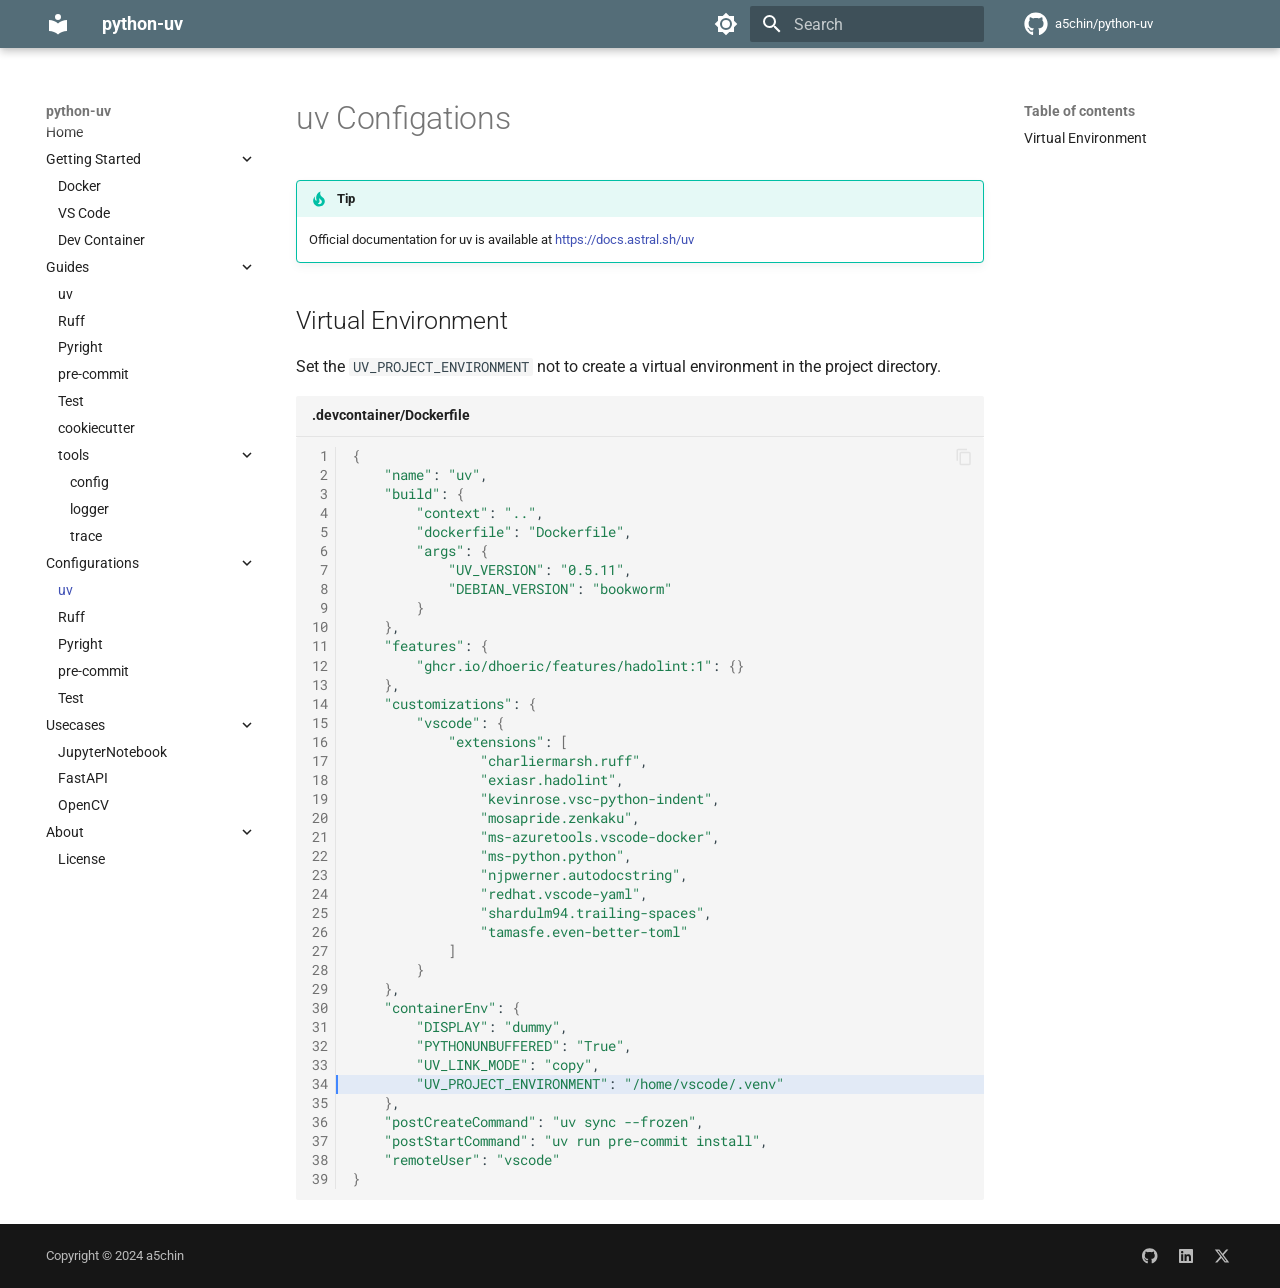
<file: configurations/uv/index.html>
<!doctype html>
<html lang="en" class="no-js">
  <head>
    
      <meta charset="utf-8">
      <meta name="viewport" content="width=device-width,initial-scale=1">
      
      
      
        <link rel="canonical" href="https://a5chin.github.io/a5chin/configurations/uv/">
      
      
        <link rel="prev" href="../">
      
      
        <link rel="next" href="../ruff/">
      
      
      <link rel="icon" href="../../assets/images/favicon.png">
      <meta name="generator" content="mkdocs-1.6.1, mkdocs-material-9.6.11">
    
    
      
        <title>uv - python-uv</title>
      
    
    
      <link rel="stylesheet" href="../../assets/stylesheets/main.4af4bdda.min.css">
      
        
        <link rel="stylesheet" href="../../assets/stylesheets/palette.06af60db.min.css">
      
      


    
    
      
    
    
      
        
        
        <link rel="preconnect" href="https://fonts.gstatic.com" crossorigin>
        <link rel="stylesheet" href="https://fonts.googleapis.com/css?family=Roboto:300,300i,400,400i,700,700i%7CRoboto+Mono:400,400i,700,700i&display=fallback">
        <style>:root{--md-text-font:"Roboto";--md-code-font:"Roboto Mono"}</style>
      
    
    
      <link rel="stylesheet" href="../../stylesheets/extra.css">
    
    <script>__md_scope=new URL("../..",location),__md_hash=e=>[...e].reduce(((e,_)=>(e<<5)-e+_.charCodeAt(0)),0),__md_get=(e,_=localStorage,t=__md_scope)=>JSON.parse(_.getItem(t.pathname+"."+e)),__md_set=(e,_,t=localStorage,a=__md_scope)=>{try{t.setItem(a.pathname+"."+e,JSON.stringify(_))}catch(e){}}</script>
    
      

    
    
    
  </head>
  
  
    
    
      
    
    
    
    
    <body dir="ltr" data-md-color-scheme="light" data-md-color-primary="blue-grey" data-md-color-accent="indigo">
  
    
    <input class="md-toggle" data-md-toggle="drawer" type="checkbox" id="__drawer" autocomplete="off">
    <input class="md-toggle" data-md-toggle="search" type="checkbox" id="__search" autocomplete="off">
    <label class="md-overlay" for="__drawer"></label>
    <div data-md-component="skip">
      
        
        <a href="#uv-configations" class="md-skip">
          Skip to content
        </a>
      
    </div>
    <div data-md-component="announce">
      
    </div>
    
    
      

  

<header class="md-header md-header--shadow" data-md-component="header">
  <nav class="md-header__inner md-grid" aria-label="Header">
    <a href="../.." title="python-uv" class="md-header__button md-logo" aria-label="python-uv" data-md-component="logo">
      
  
  <svg xmlns="http://www.w3.org/2000/svg" viewBox="0 0 24 24"><path d="M12 8a3 3 0 0 0 3-3 3 3 0 0 0-3-3 3 3 0 0 0-3 3 3 3 0 0 0 3 3m0 3.54C9.64 9.35 6.5 8 3 8v11c3.5 0 6.64 1.35 9 3.54 2.36-2.19 5.5-3.54 9-3.54V8c-3.5 0-6.64 1.35-9 3.54"/></svg>

    </a>
    <label class="md-header__button md-icon" for="__drawer">
      
      <svg xmlns="http://www.w3.org/2000/svg" viewBox="0 0 24 24"><path d="M3 6h18v2H3zm0 5h18v2H3zm0 5h18v2H3z"/></svg>
    </label>
    <div class="md-header__title" data-md-component="header-title">
      <div class="md-header__ellipsis">
        <div class="md-header__topic">
          <span class="md-ellipsis">
            python-uv
          </span>
        </div>
        <div class="md-header__topic" data-md-component="header-topic">
          <span class="md-ellipsis">
            
              uv
            
          </span>
        </div>
      </div>
    </div>
    
      
        <form class="md-header__option" data-md-component="palette">
  
    
    
    
    <input class="md-option" data-md-color-media="(prefers-color-scheme: light)" data-md-color-scheme="light" data-md-color-primary="blue-grey" data-md-color-accent="indigo"  aria-label="Switch to dark mode"  type="radio" name="__palette" id="__palette_0">
    
      <label class="md-header__button md-icon" title="Switch to dark mode" for="__palette_1" hidden>
        <svg xmlns="http://www.w3.org/2000/svg" viewBox="0 0 24 24"><path d="M12 8a4 4 0 0 0-4 4 4 4 0 0 0 4 4 4 4 0 0 0 4-4 4 4 0 0 0-4-4m0 10a6 6 0 0 1-6-6 6 6 0 0 1 6-6 6 6 0 0 1 6 6 6 6 0 0 1-6 6m8-9.31V4h-4.69L12 .69 8.69 4H4v4.69L.69 12 4 15.31V20h4.69L12 23.31 15.31 20H20v-4.69L23.31 12z"/></svg>
      </label>
    
  
    
    
    
    <input class="md-option" data-md-color-media="(prefers-color-scheme: dark)" data-md-color-scheme="slate" data-md-color-primary="blue-grey" data-md-color-accent="indigo"  aria-label="Switch to light mode"  type="radio" name="__palette" id="__palette_1">
    
      <label class="md-header__button md-icon" title="Switch to light mode" for="__palette_0" hidden>
        <svg xmlns="http://www.w3.org/2000/svg" viewBox="0 0 24 24"><path d="M12 18c-.89 0-1.74-.2-2.5-.55C11.56 16.5 13 14.42 13 12s-1.44-4.5-3.5-5.45C10.26 6.2 11.11 6 12 6a6 6 0 0 1 6 6 6 6 0 0 1-6 6m8-9.31V4h-4.69L12 .69 8.69 4H4v4.69L.69 12 4 15.31V20h4.69L12 23.31 15.31 20H20v-4.69L23.31 12z"/></svg>
      </label>
    
  
</form>
      
    
    
      <script>var palette=__md_get("__palette");if(palette&&palette.color){if("(prefers-color-scheme)"===palette.color.media){var media=matchMedia("(prefers-color-scheme: light)"),input=document.querySelector(media.matches?"[data-md-color-media='(prefers-color-scheme: light)']":"[data-md-color-media='(prefers-color-scheme: dark)']");palette.color.media=input.getAttribute("data-md-color-media"),palette.color.scheme=input.getAttribute("data-md-color-scheme"),palette.color.primary=input.getAttribute("data-md-color-primary"),palette.color.accent=input.getAttribute("data-md-color-accent")}for(var[key,value]of Object.entries(palette.color))document.body.setAttribute("data-md-color-"+key,value)}</script>
    
    
    
      
      
        <label class="md-header__button md-icon" for="__search">
          
          <svg xmlns="http://www.w3.org/2000/svg" viewBox="0 0 24 24"><path d="M9.5 3A6.5 6.5 0 0 1 16 9.5c0 1.61-.59 3.09-1.56 4.23l.27.27h.79l5 5-1.5 1.5-5-5v-.79l-.27-.27A6.52 6.52 0 0 1 9.5 16 6.5 6.5 0 0 1 3 9.5 6.5 6.5 0 0 1 9.5 3m0 2C7 5 5 7 5 9.5S7 14 9.5 14 14 12 14 9.5 12 5 9.5 5"/></svg>
        </label>
        <div class="md-search" data-md-component="search" role="dialog">
  <label class="md-search__overlay" for="__search"></label>
  <div class="md-search__inner" role="search">
    <form class="md-search__form" name="search">
      <input type="text" class="md-search__input" name="query" aria-label="Search" placeholder="Search" autocapitalize="off" autocorrect="off" autocomplete="off" spellcheck="false" data-md-component="search-query" required>
      <label class="md-search__icon md-icon" for="__search">
        
        <svg xmlns="http://www.w3.org/2000/svg" viewBox="0 0 24 24"><path d="M9.5 3A6.5 6.5 0 0 1 16 9.5c0 1.61-.59 3.09-1.56 4.23l.27.27h.79l5 5-1.5 1.5-5-5v-.79l-.27-.27A6.52 6.52 0 0 1 9.5 16 6.5 6.5 0 0 1 3 9.5 6.5 6.5 0 0 1 9.5 3m0 2C7 5 5 7 5 9.5S7 14 9.5 14 14 12 14 9.5 12 5 9.5 5"/></svg>
        
        <svg xmlns="http://www.w3.org/2000/svg" viewBox="0 0 24 24"><path d="M20 11v2H8l5.5 5.5-1.42 1.42L4.16 12l7.92-7.92L13.5 5.5 8 11z"/></svg>
      </label>
      <nav class="md-search__options" aria-label="Search">
        
        <button type="reset" class="md-search__icon md-icon" title="Clear" aria-label="Clear" tabindex="-1">
          
          <svg xmlns="http://www.w3.org/2000/svg" viewBox="0 0 24 24"><path d="M19 6.41 17.59 5 12 10.59 6.41 5 5 6.41 10.59 12 5 17.59 6.41 19 12 13.41 17.59 19 19 17.59 13.41 12z"/></svg>
        </button>
      </nav>
      
    </form>
    <div class="md-search__output">
      <div class="md-search__scrollwrap" tabindex="0" data-md-scrollfix>
        <div class="md-search-result" data-md-component="search-result">
          <div class="md-search-result__meta">
            Initializing search
          </div>
          <ol class="md-search-result__list" role="presentation"></ol>
        </div>
      </div>
    </div>
  </div>
</div>
      
    
    
      <div class="md-header__source">
        <a href="https://github.com/a5chin/python-uv" title="Go to repository" class="md-source" data-md-component="source">
  <div class="md-source__icon md-icon">
    
    <svg xmlns="http://www.w3.org/2000/svg" viewBox="0 0 496 512"><!--! Font Awesome Free 6.7.2 by @fontawesome - https://fontawesome.com License - https://fontawesome.com/license/free (Icons: CC BY 4.0, Fonts: SIL OFL 1.1, Code: MIT License) Copyright 2024 Fonticons, Inc.--><path d="M165.9 397.4c0 2-2.3 3.6-5.2 3.6-3.3.3-5.6-1.3-5.6-3.6 0-2 2.3-3.6 5.2-3.6 3-.3 5.6 1.3 5.6 3.6m-31.1-4.5c-.7 2 1.3 4.3 4.3 4.9 2.6 1 5.6 0 6.2-2s-1.3-4.3-4.3-5.2c-2.6-.7-5.5.3-6.2 2.3m44.2-1.7c-2.9.7-4.9 2.6-4.6 4.9.3 2 2.9 3.3 5.9 2.6 2.9-.7 4.9-2.6 4.6-4.6-.3-1.9-3-3.2-5.9-2.9M244.8 8C106.1 8 0 113.3 0 252c0 110.9 69.8 205.8 169.5 239.2 12.8 2.3 17.3-5.6 17.3-12.1 0-6.2-.3-40.4-.3-61.4 0 0-70 15-84.7-29.8 0 0-11.4-29.1-27.8-36.6 0 0-22.9-15.7 1.6-15.4 0 0 24.9 2 38.6 25.8 21.9 38.6 58.6 27.5 72.9 20.9 2.3-16 8.8-27.1 16-33.7-55.9-6.2-112.3-14.3-112.3-110.5 0-27.5 7.6-41.3 23.6-58.9-2.6-6.5-11.1-33.3 2.6-67.9 20.9-6.5 69 27 69 27 20-5.6 41.5-8.5 62.8-8.5s42.8 2.9 62.8 8.5c0 0 48.1-33.6 69-27 13.7 34.7 5.2 61.4 2.6 67.9 16 17.7 25.8 31.5 25.8 58.9 0 96.5-58.9 104.2-114.8 110.5 9.2 7.9 17 22.9 17 46.4 0 33.7-.3 75.4-.3 83.6 0 6.5 4.6 14.4 17.3 12.1C428.2 457.8 496 362.9 496 252 496 113.3 383.5 8 244.8 8M97.2 352.9c-1.3 1-1 3.3.7 5.2 1.6 1.6 3.9 2.3 5.2 1 1.3-1 1-3.3-.7-5.2-1.6-1.6-3.9-2.3-5.2-1m-10.8-8.1c-.7 1.3.3 2.9 2.3 3.9 1.6 1 3.6.7 4.3-.7.7-1.3-.3-2.9-2.3-3.9-2-.6-3.6-.3-4.3.7m32.4 35.6c-1.6 1.3-1 4.3 1.3 6.2 2.3 2.3 5.2 2.6 6.5 1 1.3-1.3.7-4.3-1.3-6.2-2.2-2.3-5.2-2.6-6.5-1m-11.4-14.7c-1.6 1-1.6 3.6 0 5.9s4.3 3.3 5.6 2.3c1.6-1.3 1.6-3.9 0-6.2-1.4-2.3-4-3.3-5.6-2"/></svg>
  </div>
  <div class="md-source__repository">
    a5chin/python-uv
  </div>
</a>
      </div>
    
  </nav>
  
</header>
    
    <div class="md-container" data-md-component="container">
      
      
        
          
        
      
      <main class="md-main" data-md-component="main">
        <div class="md-main__inner md-grid">
          
            
              
              <div class="md-sidebar md-sidebar--primary" data-md-component="sidebar" data-md-type="navigation" >
                <div class="md-sidebar__scrollwrap">
                  <div class="md-sidebar__inner">
                    



<nav class="md-nav md-nav--primary" aria-label="Navigation" data-md-level="0">
  <label class="md-nav__title" for="__drawer">
    <a href="../.." title="python-uv" class="md-nav__button md-logo" aria-label="python-uv" data-md-component="logo">
      
  
  <svg xmlns="http://www.w3.org/2000/svg" viewBox="0 0 24 24"><path d="M12 8a3 3 0 0 0 3-3 3 3 0 0 0-3-3 3 3 0 0 0-3 3 3 3 0 0 0 3 3m0 3.54C9.64 9.35 6.5 8 3 8v11c3.5 0 6.64 1.35 9 3.54 2.36-2.19 5.5-3.54 9-3.54V8c-3.5 0-6.64 1.35-9 3.54"/></svg>

    </a>
    python-uv
  </label>
  
    <div class="md-nav__source">
      <a href="https://github.com/a5chin/python-uv" title="Go to repository" class="md-source" data-md-component="source">
  <div class="md-source__icon md-icon">
    
    <svg xmlns="http://www.w3.org/2000/svg" viewBox="0 0 496 512"><!--! Font Awesome Free 6.7.2 by @fontawesome - https://fontawesome.com License - https://fontawesome.com/license/free (Icons: CC BY 4.0, Fonts: SIL OFL 1.1, Code: MIT License) Copyright 2024 Fonticons, Inc.--><path d="M165.9 397.4c0 2-2.3 3.6-5.2 3.6-3.3.3-5.6-1.3-5.6-3.6 0-2 2.3-3.6 5.2-3.6 3-.3 5.6 1.3 5.6 3.6m-31.1-4.5c-.7 2 1.3 4.3 4.3 4.9 2.6 1 5.6 0 6.2-2s-1.3-4.3-4.3-5.2c-2.6-.7-5.5.3-6.2 2.3m44.2-1.7c-2.9.7-4.9 2.6-4.6 4.9.3 2 2.9 3.3 5.9 2.6 2.9-.7 4.9-2.6 4.6-4.6-.3-1.9-3-3.2-5.9-2.9M244.8 8C106.1 8 0 113.3 0 252c0 110.9 69.8 205.8 169.5 239.2 12.8 2.3 17.3-5.6 17.3-12.1 0-6.2-.3-40.4-.3-61.4 0 0-70 15-84.7-29.8 0 0-11.4-29.1-27.8-36.6 0 0-22.9-15.7 1.6-15.4 0 0 24.9 2 38.6 25.8 21.9 38.6 58.6 27.5 72.9 20.9 2.3-16 8.8-27.1 16-33.7-55.9-6.2-112.3-14.3-112.3-110.5 0-27.5 7.6-41.3 23.6-58.9-2.6-6.5-11.1-33.3 2.6-67.9 20.9-6.5 69 27 69 27 20-5.6 41.5-8.5 62.8-8.5s42.8 2.9 62.8 8.5c0 0 48.1-33.6 69-27 13.7 34.7 5.2 61.4 2.6 67.9 16 17.7 25.8 31.5 25.8 58.9 0 96.5-58.9 104.2-114.8 110.5 9.2 7.9 17 22.9 17 46.4 0 33.7-.3 75.4-.3 83.6 0 6.5 4.6 14.4 17.3 12.1C428.2 457.8 496 362.9 496 252 496 113.3 383.5 8 244.8 8M97.2 352.9c-1.3 1-1 3.3.7 5.2 1.6 1.6 3.9 2.3 5.2 1 1.3-1 1-3.3-.7-5.2-1.6-1.6-3.9-2.3-5.2-1m-10.8-8.1c-.7 1.3.3 2.9 2.3 3.9 1.6 1 3.6.7 4.3-.7.7-1.3-.3-2.9-2.3-3.9-2-.6-3.6-.3-4.3.7m32.4 35.6c-1.6 1.3-1 4.3 1.3 6.2 2.3 2.3 5.2 2.6 6.5 1 1.3-1.3.7-4.3-1.3-6.2-2.2-2.3-5.2-2.6-6.5-1m-11.4-14.7c-1.6 1-1.6 3.6 0 5.9s4.3 3.3 5.6 2.3c1.6-1.3 1.6-3.9 0-6.2-1.4-2.3-4-3.3-5.6-2"/></svg>
  </div>
  <div class="md-source__repository">
    a5chin/python-uv
  </div>
</a>
    </div>
  
  <ul class="md-nav__list" data-md-scrollfix>
    
      
      
  
  
  
  
    <li class="md-nav__item">
      <a href="../.." class="md-nav__link">
        
  
  
  <span class="md-ellipsis">
    Home
    
  </span>
  

      </a>
    </li>
  

    
      
      
  
  
  
  
    
    
      
        
          
        
      
        
      
        
      
        
      
    
    
    
    
    <li class="md-nav__item md-nav__item--nested">
      
        
        
          
        
        <input class="md-nav__toggle md-toggle md-toggle--indeterminate" type="checkbox" id="__nav_2" >
        
          
          <div class="md-nav__link md-nav__container">
            <a href="../../getting-started/" class="md-nav__link ">
              
  
  
  <span class="md-ellipsis">
    Getting Started
    
  </span>
  

            </a>
            
              
              <label class="md-nav__link " for="__nav_2" id="__nav_2_label" tabindex="0">
                <span class="md-nav__icon md-icon"></span>
              </label>
            
          </div>
        
        <nav class="md-nav" data-md-level="1" aria-labelledby="__nav_2_label" aria-expanded="false">
          <label class="md-nav__title" for="__nav_2">
            <span class="md-nav__icon md-icon"></span>
            Getting Started
          </label>
          <ul class="md-nav__list" data-md-scrollfix>
            
              
            
              
                
  
  
  
  
    <li class="md-nav__item">
      <a href="../../getting-started/docker/" class="md-nav__link">
        
  
  
  <span class="md-ellipsis">
    Docker
    
  </span>
  

      </a>
    </li>
  

              
            
              
                
  
  
  
  
    <li class="md-nav__item">
      <a href="../../getting-started/vscode/" class="md-nav__link">
        
  
  
  <span class="md-ellipsis">
    VS Code
    
  </span>
  

      </a>
    </li>
  

              
            
              
                
  
  
  
  
    <li class="md-nav__item">
      <a href="../../getting-started/devcontainer/" class="md-nav__link">
        
  
  
  <span class="md-ellipsis">
    Dev Container
    
  </span>
  

      </a>
    </li>
  

              
            
          </ul>
        </nav>
      
    </li>
  

    
      
      
  
  
  
  
    
    
      
        
          
        
      
        
      
        
      
        
      
        
      
        
      
        
      
        
      
    
    
    
    
    <li class="md-nav__item md-nav__item--nested">
      
        
        
          
        
        <input class="md-nav__toggle md-toggle md-toggle--indeterminate" type="checkbox" id="__nav_3" >
        
          
          <div class="md-nav__link md-nav__container">
            <a href="../../guides/" class="md-nav__link ">
              
  
  
  <span class="md-ellipsis">
    Guides
    
  </span>
  

            </a>
            
              
              <label class="md-nav__link " for="__nav_3" id="__nav_3_label" tabindex="0">
                <span class="md-nav__icon md-icon"></span>
              </label>
            
          </div>
        
        <nav class="md-nav" data-md-level="1" aria-labelledby="__nav_3_label" aria-expanded="false">
          <label class="md-nav__title" for="__nav_3">
            <span class="md-nav__icon md-icon"></span>
            Guides
          </label>
          <ul class="md-nav__list" data-md-scrollfix>
            
              
            
              
                
  
  
  
  
    <li class="md-nav__item">
      <a href="../../guides/uv/" class="md-nav__link">
        
  
  
  <span class="md-ellipsis">
    uv
    
  </span>
  

      </a>
    </li>
  

              
            
              
                
  
  
  
  
    <li class="md-nav__item">
      <a href="../../guides/ruff/" class="md-nav__link">
        
  
  
  <span class="md-ellipsis">
    Ruff
    
  </span>
  

      </a>
    </li>
  

              
            
              
                
  
  
  
  
    <li class="md-nav__item">
      <a href="../../guides/pyright/" class="md-nav__link">
        
  
  
  <span class="md-ellipsis">
    Pyright
    
  </span>
  

      </a>
    </li>
  

              
            
              
                
  
  
  
  
    <li class="md-nav__item">
      <a href="../../guides/pre-commit/" class="md-nav__link">
        
  
  
  <span class="md-ellipsis">
    pre-commit
    
  </span>
  

      </a>
    </li>
  

              
            
              
                
  
  
  
  
    <li class="md-nav__item">
      <a href="../../guides/test/" class="md-nav__link">
        
  
  
  <span class="md-ellipsis">
    Test
    
  </span>
  

      </a>
    </li>
  

              
            
              
                
  
  
  
  
    <li class="md-nav__item">
      <a href="../../guides/cookiecutter/" class="md-nav__link">
        
  
  
  <span class="md-ellipsis">
    cookiecutter
    
  </span>
  

      </a>
    </li>
  

              
            
              
                
  
  
  
  
    
    
      
        
          
        
      
        
      
        
      
        
      
    
    
    
    
    <li class="md-nav__item md-nav__item--nested">
      
        
        
          
        
        <input class="md-nav__toggle md-toggle md-toggle--indeterminate" type="checkbox" id="__nav_3_8" >
        
          
          <div class="md-nav__link md-nav__container">
            <a href="../../guides/tools/" class="md-nav__link ">
              
  
  
  <span class="md-ellipsis">
    tools
    
  </span>
  

            </a>
            
              
              <label class="md-nav__link " for="__nav_3_8" id="__nav_3_8_label" tabindex="0">
                <span class="md-nav__icon md-icon"></span>
              </label>
            
          </div>
        
        <nav class="md-nav" data-md-level="2" aria-labelledby="__nav_3_8_label" aria-expanded="false">
          <label class="md-nav__title" for="__nav_3_8">
            <span class="md-nav__icon md-icon"></span>
            tools
          </label>
          <ul class="md-nav__list" data-md-scrollfix>
            
              
            
              
                
  
  
  
  
    <li class="md-nav__item">
      <a href="../../guides/tools/config/" class="md-nav__link">
        
  
  
  <span class="md-ellipsis">
    config
    
  </span>
  

      </a>
    </li>
  

              
            
              
                
  
  
  
  
    <li class="md-nav__item">
      <a href="../../guides/tools/logger/" class="md-nav__link">
        
  
  
  <span class="md-ellipsis">
    logger
    
  </span>
  

      </a>
    </li>
  

              
            
              
                
  
  
  
  
    <li class="md-nav__item">
      <a href="../../guides/tools/tracer/" class="md-nav__link">
        
  
  
  <span class="md-ellipsis">
    trace
    
  </span>
  

      </a>
    </li>
  

              
            
          </ul>
        </nav>
      
    </li>
  

              
            
          </ul>
        </nav>
      
    </li>
  

    
      
      
  
  
    
  
  
  
    
    
      
        
          
        
      
        
      
        
      
        
      
        
      
        
      
    
    
    
    
    <li class="md-nav__item md-nav__item--active md-nav__item--nested">
      
        
        
        <input class="md-nav__toggle md-toggle " type="checkbox" id="__nav_4" checked>
        
          
          <div class="md-nav__link md-nav__container">
            <a href="../" class="md-nav__link ">
              
  
  
  <span class="md-ellipsis">
    Configurations
    
  </span>
  

            </a>
            
              
              <label class="md-nav__link " for="__nav_4" id="__nav_4_label" tabindex="0">
                <span class="md-nav__icon md-icon"></span>
              </label>
            
          </div>
        
        <nav class="md-nav" data-md-level="1" aria-labelledby="__nav_4_label" aria-expanded="true">
          <label class="md-nav__title" for="__nav_4">
            <span class="md-nav__icon md-icon"></span>
            Configurations
          </label>
          <ul class="md-nav__list" data-md-scrollfix>
            
              
            
              
                
  
  
    
  
  
  
    <li class="md-nav__item md-nav__item--active">
      
      <input class="md-nav__toggle md-toggle" type="checkbox" id="__toc">
      
      
        
      
      
        <label class="md-nav__link md-nav__link--active" for="__toc">
          
  
  
  <span class="md-ellipsis">
    uv
    
  </span>
  

          <span class="md-nav__icon md-icon"></span>
        </label>
      
      <a href="./" class="md-nav__link md-nav__link--active">
        
  
  
  <span class="md-ellipsis">
    uv
    
  </span>
  

      </a>
      
        

<nav class="md-nav md-nav--secondary" aria-label="Table of contents">
  
  
  
    
  
  
    <label class="md-nav__title" for="__toc">
      <span class="md-nav__icon md-icon"></span>
      Table of contents
    </label>
    <ul class="md-nav__list" data-md-component="toc" data-md-scrollfix>
      
        <li class="md-nav__item">
  <a href="#virtual-environment" class="md-nav__link">
    <span class="md-ellipsis">
      Virtual Environment
    </span>
  </a>
  
</li>
      
    </ul>
  
</nav>
      
    </li>
  

              
            
              
                
  
  
  
  
    <li class="md-nav__item">
      <a href="../ruff/" class="md-nav__link">
        
  
  
  <span class="md-ellipsis">
    Ruff
    
  </span>
  

      </a>
    </li>
  

              
            
              
                
  
  
  
  
    <li class="md-nav__item">
      <a href="../pyright/" class="md-nav__link">
        
  
  
  <span class="md-ellipsis">
    Pyright
    
  </span>
  

      </a>
    </li>
  

              
            
              
                
  
  
  
  
    <li class="md-nav__item">
      <a href="../pre-commit/" class="md-nav__link">
        
  
  
  <span class="md-ellipsis">
    pre-commit
    
  </span>
  

      </a>
    </li>
  

              
            
              
                
  
  
  
  
    <li class="md-nav__item">
      <a href="../test/" class="md-nav__link">
        
  
  
  <span class="md-ellipsis">
    Test
    
  </span>
  

      </a>
    </li>
  

              
            
          </ul>
        </nav>
      
    </li>
  

    
      
      
  
  
  
  
    
    
      
        
          
        
      
        
      
        
      
        
      
    
    
    
    
    <li class="md-nav__item md-nav__item--nested">
      
        
        
          
        
        <input class="md-nav__toggle md-toggle md-toggle--indeterminate" type="checkbox" id="__nav_5" >
        
          
          <div class="md-nav__link md-nav__container">
            <a href="../../usecases/" class="md-nav__link ">
              
  
  
  <span class="md-ellipsis">
    Usecases
    
  </span>
  

            </a>
            
              
              <label class="md-nav__link " for="__nav_5" id="__nav_5_label" tabindex="0">
                <span class="md-nav__icon md-icon"></span>
              </label>
            
          </div>
        
        <nav class="md-nav" data-md-level="1" aria-labelledby="__nav_5_label" aria-expanded="false">
          <label class="md-nav__title" for="__nav_5">
            <span class="md-nav__icon md-icon"></span>
            Usecases
          </label>
          <ul class="md-nav__list" data-md-scrollfix>
            
              
            
              
                
  
  
  
  
    <li class="md-nav__item">
      <a href="../../usecases/jupyter/" class="md-nav__link">
        
  
  
  <span class="md-ellipsis">
    JupyterNotebook
    
  </span>
  

      </a>
    </li>
  

              
            
              
                
  
  
  
  
    <li class="md-nav__item">
      <a href="../../usecases/fastapi/" class="md-nav__link">
        
  
  
  <span class="md-ellipsis">
    FastAPI
    
  </span>
  

      </a>
    </li>
  

              
            
              
                
  
  
  
  
    <li class="md-nav__item">
      <a href="../../usecases/opencv/" class="md-nav__link">
        
  
  
  <span class="md-ellipsis">
    OpenCV
    
  </span>
  

      </a>
    </li>
  

              
            
          </ul>
        </nav>
      
    </li>
  

    
      
      
  
  
  
  
    
    
      
        
      
    
    
    
    
    <li class="md-nav__item md-nav__item--nested">
      
        
        
          
        
        <input class="md-nav__toggle md-toggle md-toggle--indeterminate" type="checkbox" id="__nav_6" >
        
          
          <label class="md-nav__link" for="__nav_6" id="__nav_6_label" tabindex="0">
            
  
  
  <span class="md-ellipsis">
    About
    
  </span>
  

            <span class="md-nav__icon md-icon"></span>
          </label>
        
        <nav class="md-nav" data-md-level="1" aria-labelledby="__nav_6_label" aria-expanded="false">
          <label class="md-nav__title" for="__nav_6">
            <span class="md-nav__icon md-icon"></span>
            About
          </label>
          <ul class="md-nav__list" data-md-scrollfix>
            
              
                
  
  
  
  
    <li class="md-nav__item">
      <a href="../../about/license/" class="md-nav__link">
        
  
  
  <span class="md-ellipsis">
    License
    
  </span>
  

      </a>
    </li>
  

              
            
          </ul>
        </nav>
      
    </li>
  

    
  </ul>
</nav>
                  </div>
                </div>
              </div>
            
            
              
              <div class="md-sidebar md-sidebar--secondary" data-md-component="sidebar" data-md-type="toc" >
                <div class="md-sidebar__scrollwrap">
                  <div class="md-sidebar__inner">
                    

<nav class="md-nav md-nav--secondary" aria-label="Table of contents">
  
  
  
    
  
  
    <label class="md-nav__title" for="__toc">
      <span class="md-nav__icon md-icon"></span>
      Table of contents
    </label>
    <ul class="md-nav__list" data-md-component="toc" data-md-scrollfix>
      
        <li class="md-nav__item">
  <a href="#virtual-environment" class="md-nav__link">
    <span class="md-ellipsis">
      Virtual Environment
    </span>
  </a>
  
</li>
      
    </ul>
  
</nav>
                  </div>
                </div>
              </div>
            
          
          
            <div class="md-content" data-md-component="content">
              <article class="md-content__inner md-typeset">
                
                  


  
  


<h1 id="uv-configations">uv Configations</h1>
<div class="admonition tip">
<p class="admonition-title">Tip</p>
<p>Official documentation for uv is available at <a href="https://docs.astral.sh/uv">https://docs.astral.sh/uv</a></p>
</div>
<h2 id="virtual-environment">Virtual Environment</h2>
<p>Set the <code>UV_PROJECT_ENVIRONMENT</code> not to create a virtual environment in the project directory.</p>
<div class="highlight"><table class="highlighttable"><tr><th colspan="2" class="filename"><span class="filename">.devcontainer/Dockerfile</span></th></tr><tr><td class="linenos"><div class="linenodiv"><pre><span></span><span class="normal"> 1</span>
<span class="normal"> 2</span>
<span class="normal"> 3</span>
<span class="normal"> 4</span>
<span class="normal"> 5</span>
<span class="normal"> 6</span>
<span class="normal"> 7</span>
<span class="normal"> 8</span>
<span class="normal"> 9</span>
<span class="normal">10</span>
<span class="normal">11</span>
<span class="normal">12</span>
<span class="normal">13</span>
<span class="normal">14</span>
<span class="normal">15</span>
<span class="normal">16</span>
<span class="normal">17</span>
<span class="normal">18</span>
<span class="normal">19</span>
<span class="normal">20</span>
<span class="normal">21</span>
<span class="normal">22</span>
<span class="normal">23</span>
<span class="normal">24</span>
<span class="normal">25</span>
<span class="normal">26</span>
<span class="normal">27</span>
<span class="normal">28</span>
<span class="normal">29</span>
<span class="normal">30</span>
<span class="normal">31</span>
<span class="normal">32</span>
<span class="normal">33</span>
<span class="normal">34</span>
<span class="normal">35</span>
<span class="normal">36</span>
<span class="normal">37</span>
<span class="normal">38</span>
<span class="normal">39</span></pre></div></td><td class="code"><div><pre><span></span><code><span class="o">{</span>
<span class="w">    </span><span class="s2">&quot;name&quot;</span>:<span class="w"> </span><span class="s2">&quot;uv&quot;</span>,
<span class="w">    </span><span class="s2">&quot;build&quot;</span>:<span class="w"> </span><span class="o">{</span>
<span class="w">        </span><span class="s2">&quot;context&quot;</span>:<span class="w"> </span><span class="s2">&quot;..&quot;</span>,
<span class="w">        </span><span class="s2">&quot;dockerfile&quot;</span>:<span class="w"> </span><span class="s2">&quot;Dockerfile&quot;</span>,
<span class="w">        </span><span class="s2">&quot;args&quot;</span>:<span class="w"> </span><span class="o">{</span>
<span class="w">            </span><span class="s2">&quot;UV_VERSION&quot;</span>:<span class="w"> </span><span class="s2">&quot;0.5.11&quot;</span>,
<span class="w">            </span><span class="s2">&quot;DEBIAN_VERSION&quot;</span>:<span class="w"> </span><span class="s2">&quot;bookworm&quot;</span>
<span class="w">        </span><span class="o">}</span>
<span class="w">    </span><span class="o">}</span>,
<span class="w">    </span><span class="s2">&quot;features&quot;</span>:<span class="w"> </span><span class="o">{</span>
<span class="w">        </span><span class="s2">&quot;ghcr.io/dhoeric/features/hadolint:1&quot;</span>:<span class="w"> </span><span class="o">{}</span>
<span class="w">    </span><span class="o">}</span>,
<span class="w">    </span><span class="s2">&quot;customizations&quot;</span>:<span class="w"> </span><span class="o">{</span>
<span class="w">        </span><span class="s2">&quot;vscode&quot;</span>:<span class="w"> </span><span class="o">{</span>
<span class="w">            </span><span class="s2">&quot;extensions&quot;</span>:<span class="w"> </span><span class="o">[</span>
<span class="w">                </span><span class="s2">&quot;charliermarsh.ruff&quot;</span>,
<span class="w">                </span><span class="s2">&quot;exiasr.hadolint&quot;</span>,
<span class="w">                </span><span class="s2">&quot;kevinrose.vsc-python-indent&quot;</span>,
<span class="w">                </span><span class="s2">&quot;mosapride.zenkaku&quot;</span>,
<span class="w">                </span><span class="s2">&quot;ms-azuretools.vscode-docker&quot;</span>,
<span class="w">                </span><span class="s2">&quot;ms-python.python&quot;</span>,
<span class="w">                </span><span class="s2">&quot;njpwerner.autodocstring&quot;</span>,
<span class="w">                </span><span class="s2">&quot;redhat.vscode-yaml&quot;</span>,
<span class="w">                </span><span class="s2">&quot;shardulm94.trailing-spaces&quot;</span>,
<span class="w">                </span><span class="s2">&quot;tamasfe.even-better-toml&quot;</span>
<span class="w">            </span><span class="o">]</span>
<span class="w">        </span><span class="o">}</span>
<span class="w">    </span><span class="o">}</span>,
<span class="w">    </span><span class="s2">&quot;containerEnv&quot;</span>:<span class="w"> </span><span class="o">{</span>
<span class="w">        </span><span class="s2">&quot;DISPLAY&quot;</span>:<span class="w"> </span><span class="s2">&quot;dummy&quot;</span>,
<span class="w">        </span><span class="s2">&quot;PYTHONUNBUFFERED&quot;</span>:<span class="w"> </span><span class="s2">&quot;True&quot;</span>,
<span class="w">        </span><span class="s2">&quot;UV_LINK_MODE&quot;</span>:<span class="w"> </span><span class="s2">&quot;copy&quot;</span>,
<span class="hll"><span class="w">        </span><span class="s2">&quot;UV_PROJECT_ENVIRONMENT&quot;</span>:<span class="w"> </span><span class="s2">&quot;/home/vscode/.venv&quot;</span>
</span><span class="w">    </span><span class="o">}</span>,
<span class="w">    </span><span class="s2">&quot;postCreateCommand&quot;</span>:<span class="w"> </span><span class="s2">&quot;uv sync --frozen&quot;</span>,
<span class="w">    </span><span class="s2">&quot;postStartCommand&quot;</span>:<span class="w"> </span><span class="s2">&quot;uv run pre-commit install&quot;</span>,
<span class="w">    </span><span class="s2">&quot;remoteUser&quot;</span>:<span class="w"> </span><span class="s2">&quot;vscode&quot;</span>
<span class="o">}</span>
</code></pre></div></td></tr></table></div>












                
              </article>
            </div>
          
          
<script>var target=document.getElementById(location.hash.slice(1));target&&target.name&&(target.checked=target.name.startsWith("__tabbed_"))</script>
        </div>
        
          <button type="button" class="md-top md-icon" data-md-component="top" hidden>
  
  <svg xmlns="http://www.w3.org/2000/svg" viewBox="0 0 24 24"><path d="M13 20h-2V8l-5.5 5.5-1.42-1.42L12 4.16l7.92 7.92-1.42 1.42L13 8z"/></svg>
  Back to top
</button>
        
      </main>
      
        <footer class="md-footer">
  
  <div class="md-footer-meta md-typeset">
    <div class="md-footer-meta__inner md-grid">
      <div class="md-copyright">
  
    <div class="md-copyright__highlight">
      Copyright &copy; 2024 a5chin
    </div>
  
  
</div>
      
        <div class="md-social">
  
    
    
    
    
    <a href="https://github.com/a5chin" target="_blank" rel="noopener" title="a5chin on GitHub" class="md-social__link">
      <svg xmlns="http://www.w3.org/2000/svg" viewBox="0 0 496 512"><!--! Font Awesome Free 6.7.2 by @fontawesome - https://fontawesome.com License - https://fontawesome.com/license/free (Icons: CC BY 4.0, Fonts: SIL OFL 1.1, Code: MIT License) Copyright 2024 Fonticons, Inc.--><path d="M165.9 397.4c0 2-2.3 3.6-5.2 3.6-3.3.3-5.6-1.3-5.6-3.6 0-2 2.3-3.6 5.2-3.6 3-.3 5.6 1.3 5.6 3.6m-31.1-4.5c-.7 2 1.3 4.3 4.3 4.9 2.6 1 5.6 0 6.2-2s-1.3-4.3-4.3-5.2c-2.6-.7-5.5.3-6.2 2.3m44.2-1.7c-2.9.7-4.9 2.6-4.6 4.9.3 2 2.9 3.3 5.9 2.6 2.9-.7 4.9-2.6 4.6-4.6-.3-1.9-3-3.2-5.9-2.9M244.8 8C106.1 8 0 113.3 0 252c0 110.9 69.8 205.8 169.5 239.2 12.8 2.3 17.3-5.6 17.3-12.1 0-6.2-.3-40.4-.3-61.4 0 0-70 15-84.7-29.8 0 0-11.4-29.1-27.8-36.6 0 0-22.9-15.7 1.6-15.4 0 0 24.9 2 38.6 25.8 21.9 38.6 58.6 27.5 72.9 20.9 2.3-16 8.8-27.1 16-33.7-55.9-6.2-112.3-14.3-112.3-110.5 0-27.5 7.6-41.3 23.6-58.9-2.6-6.5-11.1-33.3 2.6-67.9 20.9-6.5 69 27 69 27 20-5.6 41.5-8.5 62.8-8.5s42.8 2.9 62.8 8.5c0 0 48.1-33.6 69-27 13.7 34.7 5.2 61.4 2.6 67.9 16 17.7 25.8 31.5 25.8 58.9 0 96.5-58.9 104.2-114.8 110.5 9.2 7.9 17 22.9 17 46.4 0 33.7-.3 75.4-.3 83.6 0 6.5 4.6 14.4 17.3 12.1C428.2 457.8 496 362.9 496 252 496 113.3 383.5 8 244.8 8M97.2 352.9c-1.3 1-1 3.3.7 5.2 1.6 1.6 3.9 2.3 5.2 1 1.3-1 1-3.3-.7-5.2-1.6-1.6-3.9-2.3-5.2-1m-10.8-8.1c-.7 1.3.3 2.9 2.3 3.9 1.6 1 3.6.7 4.3-.7.7-1.3-.3-2.9-2.3-3.9-2-.6-3.6-.3-4.3.7m32.4 35.6c-1.6 1.3-1 4.3 1.3 6.2 2.3 2.3 5.2 2.6 6.5 1 1.3-1.3.7-4.3-1.3-6.2-2.2-2.3-5.2-2.6-6.5-1m-11.4-14.7c-1.6 1-1.6 3.6 0 5.9s4.3 3.3 5.6 2.3c1.6-1.3 1.6-3.9 0-6.2-1.4-2.3-4-3.3-5.6-2"/></svg>
    </a>
  
    
    
    
    
    <a href="https://linkedin.com/in/a5chin/" target="_blank" rel="noopener" title="a5chin on LinkedIn" class="md-social__link">
      <svg xmlns="http://www.w3.org/2000/svg" viewBox="0 0 448 512"><!--! Font Awesome Free 6.7.2 by @fontawesome - https://fontawesome.com License - https://fontawesome.com/license/free (Icons: CC BY 4.0, Fonts: SIL OFL 1.1, Code: MIT License) Copyright 2024 Fonticons, Inc.--><path d="M416 32H31.9C14.3 32 0 46.5 0 64.3v383.4C0 465.5 14.3 480 31.9 480H416c17.6 0 32-14.5 32-32.3V64.3c0-17.8-14.4-32.3-32-32.3M135.4 416H69V202.2h66.5V416zm-33.2-243c-21.3 0-38.5-17.3-38.5-38.5S80.9 96 102.2 96c21.2 0 38.5 17.3 38.5 38.5 0 21.3-17.2 38.5-38.5 38.5m282.1 243h-66.4V312c0-24.8-.5-56.7-34.5-56.7-34.6 0-39.9 27-39.9 54.9V416h-66.4V202.2h63.7v29.2h.9c8.9-16.8 30.6-34.5 62.9-34.5 67.2 0 79.7 44.3 79.7 101.9z"/></svg>
    </a>
  
    
    
    
    
    <a href="https://x.com/a5chin" target="_blank" rel="noopener" title="a5chin on X" class="md-social__link">
      <svg xmlns="http://www.w3.org/2000/svg" viewBox="0 0 512 512"><!--! Font Awesome Free 6.7.2 by @fontawesome - https://fontawesome.com License - https://fontawesome.com/license/free (Icons: CC BY 4.0, Fonts: SIL OFL 1.1, Code: MIT License) Copyright 2024 Fonticons, Inc.--><path d="M389.2 48h70.6L305.6 224.2 487 464H345L233.7 318.6 106.5 464H35.8l164.9-188.5L26.8 48h145.6l100.5 132.9zm-24.8 373.8h39.1L151.1 88h-42z"/></svg>
    </a>
  
</div>
      
    </div>
  </div>
</footer>
      
    </div>
    <div class="md-dialog" data-md-component="dialog">
      <div class="md-dialog__inner md-typeset"></div>
    </div>
    
    
    
      
      <script id="__config" type="application/json">{"base": "../..", "features": ["content.code.copy", "navigation.expand", "navigation.indexes", "navigation.top"], "search": "../../assets/javascripts/workers/search.f8cc74c7.min.js", "tags": null, "translations": {"clipboard.copied": "Copied to clipboard", "clipboard.copy": "Copy to clipboard", "search.result.more.one": "1 more on this page", "search.result.more.other": "# more on this page", "search.result.none": "No matching documents", "search.result.one": "1 matching document", "search.result.other": "# matching documents", "search.result.placeholder": "Type to start searching", "search.result.term.missing": "Missing", "select.version": "Select version"}, "version": null}</script>
    
    
      <script src="../../assets/javascripts/bundle.c8b220af.min.js"></script>
      
    
  </body>
</html>
</file>
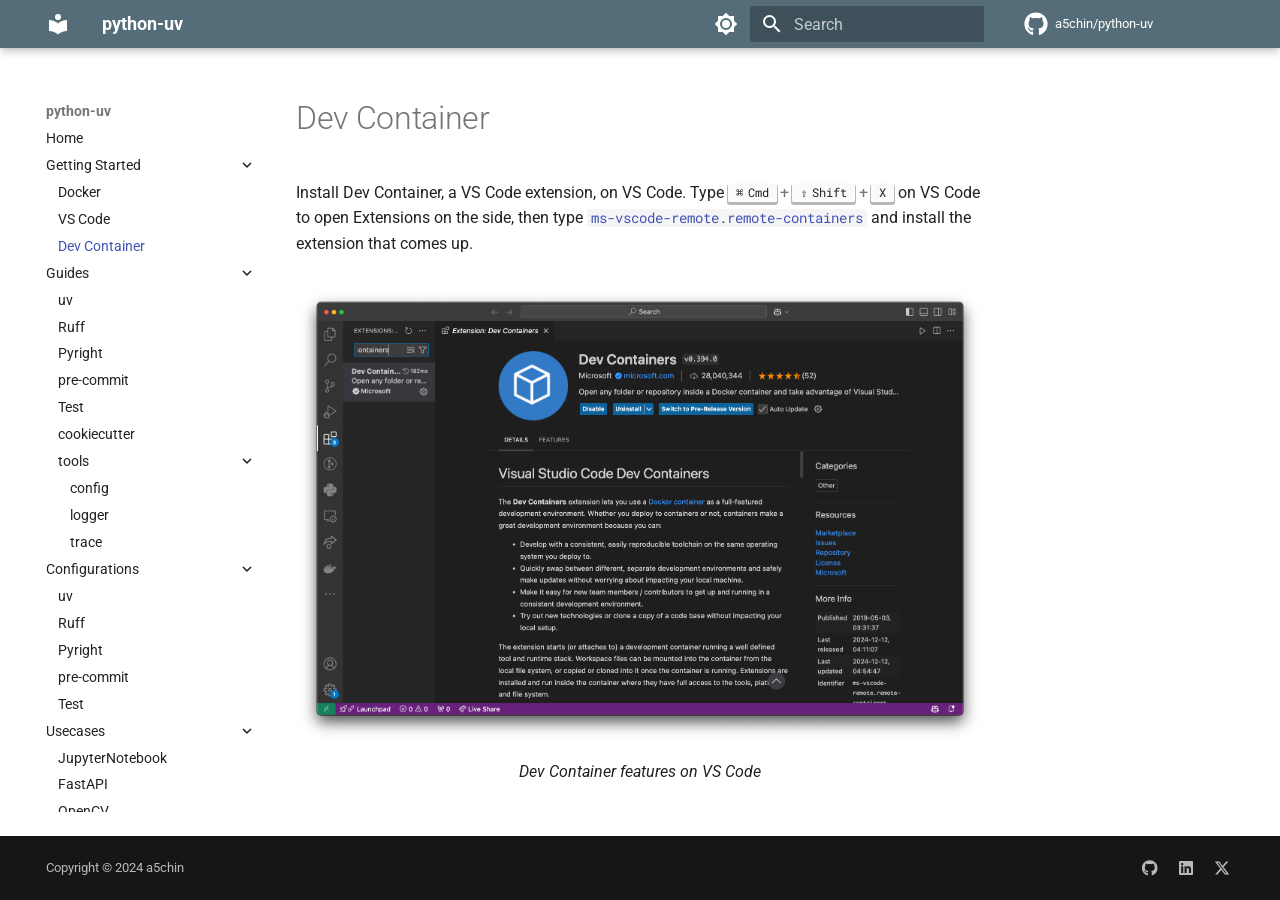
<file: getting-started/devcontainer/index.html>
<!doctype html>
<html lang="en" class="no-js">
  <head>
    
      <meta charset="utf-8">
      <meta name="viewport" content="width=device-width,initial-scale=1">
      
      
      
        <link rel="canonical" href="https://a5chin.github.io/a5chin/getting-started/devcontainer/">
      
      
        <link rel="prev" href="../vscode/">
      
      
        <link rel="next" href="../../guides/">
      
      
      <link rel="icon" href="../../assets/images/favicon.png">
      <meta name="generator" content="mkdocs-1.6.1, mkdocs-material-9.6.11">
    
    
      
        <title>Dev Container - python-uv</title>
      
    
    
      <link rel="stylesheet" href="../../assets/stylesheets/main.4af4bdda.min.css">
      
        
        <link rel="stylesheet" href="../../assets/stylesheets/palette.06af60db.min.css">
      
      


    
    
      
    
    
      
        
        
        <link rel="preconnect" href="https://fonts.gstatic.com" crossorigin>
        <link rel="stylesheet" href="https://fonts.googleapis.com/css?family=Roboto:300,300i,400,400i,700,700i%7CRoboto+Mono:400,400i,700,700i&display=fallback">
        <style>:root{--md-text-font:"Roboto";--md-code-font:"Roboto Mono"}</style>
      
    
    
      <link rel="stylesheet" href="../../stylesheets/extra.css">
    
    <script>__md_scope=new URL("../..",location),__md_hash=e=>[...e].reduce(((e,_)=>(e<<5)-e+_.charCodeAt(0)),0),__md_get=(e,_=localStorage,t=__md_scope)=>JSON.parse(_.getItem(t.pathname+"."+e)),__md_set=(e,_,t=localStorage,a=__md_scope)=>{try{t.setItem(a.pathname+"."+e,JSON.stringify(_))}catch(e){}}</script>
    
      

    
    
    
  </head>
  
  
    
    
      
    
    
    
    
    <body dir="ltr" data-md-color-scheme="light" data-md-color-primary="blue-grey" data-md-color-accent="indigo">
  
    
    <input class="md-toggle" data-md-toggle="drawer" type="checkbox" id="__drawer" autocomplete="off">
    <input class="md-toggle" data-md-toggle="search" type="checkbox" id="__search" autocomplete="off">
    <label class="md-overlay" for="__drawer"></label>
    <div data-md-component="skip">
      
    </div>
    <div data-md-component="announce">
      
    </div>
    
    
      

  

<header class="md-header md-header--shadow" data-md-component="header">
  <nav class="md-header__inner md-grid" aria-label="Header">
    <a href="../.." title="python-uv" class="md-header__button md-logo" aria-label="python-uv" data-md-component="logo">
      
  
  <svg xmlns="http://www.w3.org/2000/svg" viewBox="0 0 24 24"><path d="M12 8a3 3 0 0 0 3-3 3 3 0 0 0-3-3 3 3 0 0 0-3 3 3 3 0 0 0 3 3m0 3.54C9.64 9.35 6.5 8 3 8v11c3.5 0 6.64 1.35 9 3.54 2.36-2.19 5.5-3.54 9-3.54V8c-3.5 0-6.64 1.35-9 3.54"/></svg>

    </a>
    <label class="md-header__button md-icon" for="__drawer">
      
      <svg xmlns="http://www.w3.org/2000/svg" viewBox="0 0 24 24"><path d="M3 6h18v2H3zm0 5h18v2H3zm0 5h18v2H3z"/></svg>
    </label>
    <div class="md-header__title" data-md-component="header-title">
      <div class="md-header__ellipsis">
        <div class="md-header__topic">
          <span class="md-ellipsis">
            python-uv
          </span>
        </div>
        <div class="md-header__topic" data-md-component="header-topic">
          <span class="md-ellipsis">
            
              Dev Container
            
          </span>
        </div>
      </div>
    </div>
    
      
        <form class="md-header__option" data-md-component="palette">
  
    
    
    
    <input class="md-option" data-md-color-media="(prefers-color-scheme: light)" data-md-color-scheme="light" data-md-color-primary="blue-grey" data-md-color-accent="indigo"  aria-label="Switch to dark mode"  type="radio" name="__palette" id="__palette_0">
    
      <label class="md-header__button md-icon" title="Switch to dark mode" for="__palette_1" hidden>
        <svg xmlns="http://www.w3.org/2000/svg" viewBox="0 0 24 24"><path d="M12 8a4 4 0 0 0-4 4 4 4 0 0 0 4 4 4 4 0 0 0 4-4 4 4 0 0 0-4-4m0 10a6 6 0 0 1-6-6 6 6 0 0 1 6-6 6 6 0 0 1 6 6 6 6 0 0 1-6 6m8-9.31V4h-4.69L12 .69 8.69 4H4v4.69L.69 12 4 15.31V20h4.69L12 23.31 15.31 20H20v-4.69L23.31 12z"/></svg>
      </label>
    
  
    
    
    
    <input class="md-option" data-md-color-media="(prefers-color-scheme: dark)" data-md-color-scheme="slate" data-md-color-primary="blue-grey" data-md-color-accent="indigo"  aria-label="Switch to light mode"  type="radio" name="__palette" id="__palette_1">
    
      <label class="md-header__button md-icon" title="Switch to light mode" for="__palette_0" hidden>
        <svg xmlns="http://www.w3.org/2000/svg" viewBox="0 0 24 24"><path d="M12 18c-.89 0-1.74-.2-2.5-.55C11.56 16.5 13 14.42 13 12s-1.44-4.5-3.5-5.45C10.26 6.2 11.11 6 12 6a6 6 0 0 1 6 6 6 6 0 0 1-6 6m8-9.31V4h-4.69L12 .69 8.69 4H4v4.69L.69 12 4 15.31V20h4.69L12 23.31 15.31 20H20v-4.69L23.31 12z"/></svg>
      </label>
    
  
</form>
      
    
    
      <script>var palette=__md_get("__palette");if(palette&&palette.color){if("(prefers-color-scheme)"===palette.color.media){var media=matchMedia("(prefers-color-scheme: light)"),input=document.querySelector(media.matches?"[data-md-color-media='(prefers-color-scheme: light)']":"[data-md-color-media='(prefers-color-scheme: dark)']");palette.color.media=input.getAttribute("data-md-color-media"),palette.color.scheme=input.getAttribute("data-md-color-scheme"),palette.color.primary=input.getAttribute("data-md-color-primary"),palette.color.accent=input.getAttribute("data-md-color-accent")}for(var[key,value]of Object.entries(palette.color))document.body.setAttribute("data-md-color-"+key,value)}</script>
    
    
    
      
      
        <label class="md-header__button md-icon" for="__search">
          
          <svg xmlns="http://www.w3.org/2000/svg" viewBox="0 0 24 24"><path d="M9.5 3A6.5 6.5 0 0 1 16 9.5c0 1.61-.59 3.09-1.56 4.23l.27.27h.79l5 5-1.5 1.5-5-5v-.79l-.27-.27A6.52 6.52 0 0 1 9.5 16 6.5 6.5 0 0 1 3 9.5 6.5 6.5 0 0 1 9.5 3m0 2C7 5 5 7 5 9.5S7 14 9.5 14 14 12 14 9.5 12 5 9.5 5"/></svg>
        </label>
        <div class="md-search" data-md-component="search" role="dialog">
  <label class="md-search__overlay" for="__search"></label>
  <div class="md-search__inner" role="search">
    <form class="md-search__form" name="search">
      <input type="text" class="md-search__input" name="query" aria-label="Search" placeholder="Search" autocapitalize="off" autocorrect="off" autocomplete="off" spellcheck="false" data-md-component="search-query" required>
      <label class="md-search__icon md-icon" for="__search">
        
        <svg xmlns="http://www.w3.org/2000/svg" viewBox="0 0 24 24"><path d="M9.5 3A6.5 6.5 0 0 1 16 9.5c0 1.61-.59 3.09-1.56 4.23l.27.27h.79l5 5-1.5 1.5-5-5v-.79l-.27-.27A6.52 6.52 0 0 1 9.5 16 6.5 6.5 0 0 1 3 9.5 6.5 6.5 0 0 1 9.5 3m0 2C7 5 5 7 5 9.5S7 14 9.5 14 14 12 14 9.5 12 5 9.5 5"/></svg>
        
        <svg xmlns="http://www.w3.org/2000/svg" viewBox="0 0 24 24"><path d="M20 11v2H8l5.5 5.5-1.42 1.42L4.16 12l7.92-7.92L13.5 5.5 8 11z"/></svg>
      </label>
      <nav class="md-search__options" aria-label="Search">
        
        <button type="reset" class="md-search__icon md-icon" title="Clear" aria-label="Clear" tabindex="-1">
          
          <svg xmlns="http://www.w3.org/2000/svg" viewBox="0 0 24 24"><path d="M19 6.41 17.59 5 12 10.59 6.41 5 5 6.41 10.59 12 5 17.59 6.41 19 12 13.41 17.59 19 19 17.59 13.41 12z"/></svg>
        </button>
      </nav>
      
    </form>
    <div class="md-search__output">
      <div class="md-search__scrollwrap" tabindex="0" data-md-scrollfix>
        <div class="md-search-result" data-md-component="search-result">
          <div class="md-search-result__meta">
            Initializing search
          </div>
          <ol class="md-search-result__list" role="presentation"></ol>
        </div>
      </div>
    </div>
  </div>
</div>
      
    
    
      <div class="md-header__source">
        <a href="https://github.com/a5chin/python-uv" title="Go to repository" class="md-source" data-md-component="source">
  <div class="md-source__icon md-icon">
    
    <svg xmlns="http://www.w3.org/2000/svg" viewBox="0 0 496 512"><!--! Font Awesome Free 6.7.2 by @fontawesome - https://fontawesome.com License - https://fontawesome.com/license/free (Icons: CC BY 4.0, Fonts: SIL OFL 1.1, Code: MIT License) Copyright 2024 Fonticons, Inc.--><path d="M165.9 397.4c0 2-2.3 3.6-5.2 3.6-3.3.3-5.6-1.3-5.6-3.6 0-2 2.3-3.6 5.2-3.6 3-.3 5.6 1.3 5.6 3.6m-31.1-4.5c-.7 2 1.3 4.3 4.3 4.9 2.6 1 5.6 0 6.2-2s-1.3-4.3-4.3-5.2c-2.6-.7-5.5.3-6.2 2.3m44.2-1.7c-2.9.7-4.9 2.6-4.6 4.9.3 2 2.9 3.3 5.9 2.6 2.9-.7 4.9-2.6 4.6-4.6-.3-1.9-3-3.2-5.9-2.9M244.8 8C106.1 8 0 113.3 0 252c0 110.9 69.8 205.8 169.5 239.2 12.8 2.3 17.3-5.6 17.3-12.1 0-6.2-.3-40.4-.3-61.4 0 0-70 15-84.7-29.8 0 0-11.4-29.1-27.8-36.6 0 0-22.9-15.7 1.6-15.4 0 0 24.9 2 38.6 25.8 21.9 38.6 58.6 27.5 72.9 20.9 2.3-16 8.8-27.1 16-33.7-55.9-6.2-112.3-14.3-112.3-110.5 0-27.5 7.6-41.3 23.6-58.9-2.6-6.5-11.1-33.3 2.6-67.9 20.9-6.5 69 27 69 27 20-5.6 41.5-8.5 62.8-8.5s42.8 2.9 62.8 8.5c0 0 48.1-33.6 69-27 13.7 34.7 5.2 61.4 2.6 67.9 16 17.7 25.8 31.5 25.8 58.9 0 96.5-58.9 104.2-114.8 110.5 9.2 7.9 17 22.9 17 46.4 0 33.7-.3 75.4-.3 83.6 0 6.5 4.6 14.4 17.3 12.1C428.2 457.8 496 362.9 496 252 496 113.3 383.5 8 244.8 8M97.2 352.9c-1.3 1-1 3.3.7 5.2 1.6 1.6 3.9 2.3 5.2 1 1.3-1 1-3.3-.7-5.2-1.6-1.6-3.9-2.3-5.2-1m-10.8-8.1c-.7 1.3.3 2.9 2.3 3.9 1.6 1 3.6.7 4.3-.7.7-1.3-.3-2.9-2.3-3.9-2-.6-3.6-.3-4.3.7m32.4 35.6c-1.6 1.3-1 4.3 1.3 6.2 2.3 2.3 5.2 2.6 6.5 1 1.3-1.3.7-4.3-1.3-6.2-2.2-2.3-5.2-2.6-6.5-1m-11.4-14.7c-1.6 1-1.6 3.6 0 5.9s4.3 3.3 5.6 2.3c1.6-1.3 1.6-3.9 0-6.2-1.4-2.3-4-3.3-5.6-2"/></svg>
  </div>
  <div class="md-source__repository">
    a5chin/python-uv
  </div>
</a>
      </div>
    
  </nav>
  
</header>
    
    <div class="md-container" data-md-component="container">
      
      
        
          
        
      
      <main class="md-main" data-md-component="main">
        <div class="md-main__inner md-grid">
          
            
              
              <div class="md-sidebar md-sidebar--primary" data-md-component="sidebar" data-md-type="navigation" >
                <div class="md-sidebar__scrollwrap">
                  <div class="md-sidebar__inner">
                    



<nav class="md-nav md-nav--primary" aria-label="Navigation" data-md-level="0">
  <label class="md-nav__title" for="__drawer">
    <a href="../.." title="python-uv" class="md-nav__button md-logo" aria-label="python-uv" data-md-component="logo">
      
  
  <svg xmlns="http://www.w3.org/2000/svg" viewBox="0 0 24 24"><path d="M12 8a3 3 0 0 0 3-3 3 3 0 0 0-3-3 3 3 0 0 0-3 3 3 3 0 0 0 3 3m0 3.54C9.64 9.35 6.5 8 3 8v11c3.5 0 6.64 1.35 9 3.54 2.36-2.19 5.5-3.54 9-3.54V8c-3.5 0-6.64 1.35-9 3.54"/></svg>

    </a>
    python-uv
  </label>
  
    <div class="md-nav__source">
      <a href="https://github.com/a5chin/python-uv" title="Go to repository" class="md-source" data-md-component="source">
  <div class="md-source__icon md-icon">
    
    <svg xmlns="http://www.w3.org/2000/svg" viewBox="0 0 496 512"><!--! Font Awesome Free 6.7.2 by @fontawesome - https://fontawesome.com License - https://fontawesome.com/license/free (Icons: CC BY 4.0, Fonts: SIL OFL 1.1, Code: MIT License) Copyright 2024 Fonticons, Inc.--><path d="M165.9 397.4c0 2-2.3 3.6-5.2 3.6-3.3.3-5.6-1.3-5.6-3.6 0-2 2.3-3.6 5.2-3.6 3-.3 5.6 1.3 5.6 3.6m-31.1-4.5c-.7 2 1.3 4.3 4.3 4.9 2.6 1 5.6 0 6.2-2s-1.3-4.3-4.3-5.2c-2.6-.7-5.5.3-6.2 2.3m44.2-1.7c-2.9.7-4.9 2.6-4.6 4.9.3 2 2.9 3.3 5.9 2.6 2.9-.7 4.9-2.6 4.6-4.6-.3-1.9-3-3.2-5.9-2.9M244.8 8C106.1 8 0 113.3 0 252c0 110.9 69.8 205.8 169.5 239.2 12.8 2.3 17.3-5.6 17.3-12.1 0-6.2-.3-40.4-.3-61.4 0 0-70 15-84.7-29.8 0 0-11.4-29.1-27.8-36.6 0 0-22.9-15.7 1.6-15.4 0 0 24.9 2 38.6 25.8 21.9 38.6 58.6 27.5 72.9 20.9 2.3-16 8.8-27.1 16-33.7-55.9-6.2-112.3-14.3-112.3-110.5 0-27.5 7.6-41.3 23.6-58.9-2.6-6.5-11.1-33.3 2.6-67.9 20.9-6.5 69 27 69 27 20-5.6 41.5-8.5 62.8-8.5s42.8 2.9 62.8 8.5c0 0 48.1-33.6 69-27 13.7 34.7 5.2 61.4 2.6 67.9 16 17.7 25.8 31.5 25.8 58.9 0 96.5-58.9 104.2-114.8 110.5 9.2 7.9 17 22.9 17 46.4 0 33.7-.3 75.4-.3 83.6 0 6.5 4.6 14.4 17.3 12.1C428.2 457.8 496 362.9 496 252 496 113.3 383.5 8 244.8 8M97.2 352.9c-1.3 1-1 3.3.7 5.2 1.6 1.6 3.9 2.3 5.2 1 1.3-1 1-3.3-.7-5.2-1.6-1.6-3.9-2.3-5.2-1m-10.8-8.1c-.7 1.3.3 2.9 2.3 3.9 1.6 1 3.6.7 4.3-.7.7-1.3-.3-2.9-2.3-3.9-2-.6-3.6-.3-4.3.7m32.4 35.6c-1.6 1.3-1 4.3 1.3 6.2 2.3 2.3 5.2 2.6 6.5 1 1.3-1.3.7-4.3-1.3-6.2-2.2-2.3-5.2-2.6-6.5-1m-11.4-14.7c-1.6 1-1.6 3.6 0 5.9s4.3 3.3 5.6 2.3c1.6-1.3 1.6-3.9 0-6.2-1.4-2.3-4-3.3-5.6-2"/></svg>
  </div>
  <div class="md-source__repository">
    a5chin/python-uv
  </div>
</a>
    </div>
  
  <ul class="md-nav__list" data-md-scrollfix>
    
      
      
  
  
  
  
    <li class="md-nav__item">
      <a href="../.." class="md-nav__link">
        
  
  
  <span class="md-ellipsis">
    Home
    
  </span>
  

      </a>
    </li>
  

    
      
      
  
  
    
  
  
  
    
    
      
        
          
        
      
        
      
        
      
        
      
    
    
    
    
    <li class="md-nav__item md-nav__item--active md-nav__item--nested">
      
        
        
        <input class="md-nav__toggle md-toggle " type="checkbox" id="__nav_2" checked>
        
          
          <div class="md-nav__link md-nav__container">
            <a href="../" class="md-nav__link ">
              
  
  
  <span class="md-ellipsis">
    Getting Started
    
  </span>
  

            </a>
            
              
              <label class="md-nav__link " for="__nav_2" id="__nav_2_label" tabindex="0">
                <span class="md-nav__icon md-icon"></span>
              </label>
            
          </div>
        
        <nav class="md-nav" data-md-level="1" aria-labelledby="__nav_2_label" aria-expanded="true">
          <label class="md-nav__title" for="__nav_2">
            <span class="md-nav__icon md-icon"></span>
            Getting Started
          </label>
          <ul class="md-nav__list" data-md-scrollfix>
            
              
            
              
                
  
  
  
  
    <li class="md-nav__item">
      <a href="../docker/" class="md-nav__link">
        
  
  
  <span class="md-ellipsis">
    Docker
    
  </span>
  

      </a>
    </li>
  

              
            
              
                
  
  
  
  
    <li class="md-nav__item">
      <a href="../vscode/" class="md-nav__link">
        
  
  
  <span class="md-ellipsis">
    VS Code
    
  </span>
  

      </a>
    </li>
  

              
            
              
                
  
  
    
  
  
  
    <li class="md-nav__item md-nav__item--active">
      
      <input class="md-nav__toggle md-toggle" type="checkbox" id="__toc">
      
      
      
      <a href="./" class="md-nav__link md-nav__link--active">
        
  
  
  <span class="md-ellipsis">
    Dev Container
    
  </span>
  

      </a>
      
    </li>
  

              
            
          </ul>
        </nav>
      
    </li>
  

    
      
      
  
  
  
  
    
    
      
        
          
        
      
        
      
        
      
        
      
        
      
        
      
        
      
        
      
    
    
    
    
    <li class="md-nav__item md-nav__item--nested">
      
        
        
          
        
        <input class="md-nav__toggle md-toggle md-toggle--indeterminate" type="checkbox" id="__nav_3" >
        
          
          <div class="md-nav__link md-nav__container">
            <a href="../../guides/" class="md-nav__link ">
              
  
  
  <span class="md-ellipsis">
    Guides
    
  </span>
  

            </a>
            
              
              <label class="md-nav__link " for="__nav_3" id="__nav_3_label" tabindex="0">
                <span class="md-nav__icon md-icon"></span>
              </label>
            
          </div>
        
        <nav class="md-nav" data-md-level="1" aria-labelledby="__nav_3_label" aria-expanded="false">
          <label class="md-nav__title" for="__nav_3">
            <span class="md-nav__icon md-icon"></span>
            Guides
          </label>
          <ul class="md-nav__list" data-md-scrollfix>
            
              
            
              
                
  
  
  
  
    <li class="md-nav__item">
      <a href="../../guides/uv/" class="md-nav__link">
        
  
  
  <span class="md-ellipsis">
    uv
    
  </span>
  

      </a>
    </li>
  

              
            
              
                
  
  
  
  
    <li class="md-nav__item">
      <a href="../../guides/ruff/" class="md-nav__link">
        
  
  
  <span class="md-ellipsis">
    Ruff
    
  </span>
  

      </a>
    </li>
  

              
            
              
                
  
  
  
  
    <li class="md-nav__item">
      <a href="../../guides/pyright/" class="md-nav__link">
        
  
  
  <span class="md-ellipsis">
    Pyright
    
  </span>
  

      </a>
    </li>
  

              
            
              
                
  
  
  
  
    <li class="md-nav__item">
      <a href="../../guides/pre-commit/" class="md-nav__link">
        
  
  
  <span class="md-ellipsis">
    pre-commit
    
  </span>
  

      </a>
    </li>
  

              
            
              
                
  
  
  
  
    <li class="md-nav__item">
      <a href="../../guides/test/" class="md-nav__link">
        
  
  
  <span class="md-ellipsis">
    Test
    
  </span>
  

      </a>
    </li>
  

              
            
              
                
  
  
  
  
    <li class="md-nav__item">
      <a href="../../guides/cookiecutter/" class="md-nav__link">
        
  
  
  <span class="md-ellipsis">
    cookiecutter
    
  </span>
  

      </a>
    </li>
  

              
            
              
                
  
  
  
  
    
    
      
        
          
        
      
        
      
        
      
        
      
    
    
    
    
    <li class="md-nav__item md-nav__item--nested">
      
        
        
          
        
        <input class="md-nav__toggle md-toggle md-toggle--indeterminate" type="checkbox" id="__nav_3_8" >
        
          
          <div class="md-nav__link md-nav__container">
            <a href="../../guides/tools/" class="md-nav__link ">
              
  
  
  <span class="md-ellipsis">
    tools
    
  </span>
  

            </a>
            
              
              <label class="md-nav__link " for="__nav_3_8" id="__nav_3_8_label" tabindex="0">
                <span class="md-nav__icon md-icon"></span>
              </label>
            
          </div>
        
        <nav class="md-nav" data-md-level="2" aria-labelledby="__nav_3_8_label" aria-expanded="false">
          <label class="md-nav__title" for="__nav_3_8">
            <span class="md-nav__icon md-icon"></span>
            tools
          </label>
          <ul class="md-nav__list" data-md-scrollfix>
            
              
            
              
                
  
  
  
  
    <li class="md-nav__item">
      <a href="../../guides/tools/config/" class="md-nav__link">
        
  
  
  <span class="md-ellipsis">
    config
    
  </span>
  

      </a>
    </li>
  

              
            
              
                
  
  
  
  
    <li class="md-nav__item">
      <a href="../../guides/tools/logger/" class="md-nav__link">
        
  
  
  <span class="md-ellipsis">
    logger
    
  </span>
  

      </a>
    </li>
  

              
            
              
                
  
  
  
  
    <li class="md-nav__item">
      <a href="../../guides/tools/tracer/" class="md-nav__link">
        
  
  
  <span class="md-ellipsis">
    trace
    
  </span>
  

      </a>
    </li>
  

              
            
          </ul>
        </nav>
      
    </li>
  

              
            
          </ul>
        </nav>
      
    </li>
  

    
      
      
  
  
  
  
    
    
      
        
          
        
      
        
      
        
      
        
      
        
      
        
      
    
    
    
    
    <li class="md-nav__item md-nav__item--nested">
      
        
        
          
        
        <input class="md-nav__toggle md-toggle md-toggle--indeterminate" type="checkbox" id="__nav_4" >
        
          
          <div class="md-nav__link md-nav__container">
            <a href="../../configurations/" class="md-nav__link ">
              
  
  
  <span class="md-ellipsis">
    Configurations
    
  </span>
  

            </a>
            
              
              <label class="md-nav__link " for="__nav_4" id="__nav_4_label" tabindex="0">
                <span class="md-nav__icon md-icon"></span>
              </label>
            
          </div>
        
        <nav class="md-nav" data-md-level="1" aria-labelledby="__nav_4_label" aria-expanded="false">
          <label class="md-nav__title" for="__nav_4">
            <span class="md-nav__icon md-icon"></span>
            Configurations
          </label>
          <ul class="md-nav__list" data-md-scrollfix>
            
              
            
              
                
  
  
  
  
    <li class="md-nav__item">
      <a href="../../configurations/uv/" class="md-nav__link">
        
  
  
  <span class="md-ellipsis">
    uv
    
  </span>
  

      </a>
    </li>
  

              
            
              
                
  
  
  
  
    <li class="md-nav__item">
      <a href="../../configurations/ruff/" class="md-nav__link">
        
  
  
  <span class="md-ellipsis">
    Ruff
    
  </span>
  

      </a>
    </li>
  

              
            
              
                
  
  
  
  
    <li class="md-nav__item">
      <a href="../../configurations/pyright/" class="md-nav__link">
        
  
  
  <span class="md-ellipsis">
    Pyright
    
  </span>
  

      </a>
    </li>
  

              
            
              
                
  
  
  
  
    <li class="md-nav__item">
      <a href="../../configurations/pre-commit/" class="md-nav__link">
        
  
  
  <span class="md-ellipsis">
    pre-commit
    
  </span>
  

      </a>
    </li>
  

              
            
              
                
  
  
  
  
    <li class="md-nav__item">
      <a href="../../configurations/test/" class="md-nav__link">
        
  
  
  <span class="md-ellipsis">
    Test
    
  </span>
  

      </a>
    </li>
  

              
            
          </ul>
        </nav>
      
    </li>
  

    
      
      
  
  
  
  
    
    
      
        
          
        
      
        
      
        
      
        
      
    
    
    
    
    <li class="md-nav__item md-nav__item--nested">
      
        
        
          
        
        <input class="md-nav__toggle md-toggle md-toggle--indeterminate" type="checkbox" id="__nav_5" >
        
          
          <div class="md-nav__link md-nav__container">
            <a href="../../usecases/" class="md-nav__link ">
              
  
  
  <span class="md-ellipsis">
    Usecases
    
  </span>
  

            </a>
            
              
              <label class="md-nav__link " for="__nav_5" id="__nav_5_label" tabindex="0">
                <span class="md-nav__icon md-icon"></span>
              </label>
            
          </div>
        
        <nav class="md-nav" data-md-level="1" aria-labelledby="__nav_5_label" aria-expanded="false">
          <label class="md-nav__title" for="__nav_5">
            <span class="md-nav__icon md-icon"></span>
            Usecases
          </label>
          <ul class="md-nav__list" data-md-scrollfix>
            
              
            
              
                
  
  
  
  
    <li class="md-nav__item">
      <a href="../../usecases/jupyter/" class="md-nav__link">
        
  
  
  <span class="md-ellipsis">
    JupyterNotebook
    
  </span>
  

      </a>
    </li>
  

              
            
              
                
  
  
  
  
    <li class="md-nav__item">
      <a href="../../usecases/fastapi/" class="md-nav__link">
        
  
  
  <span class="md-ellipsis">
    FastAPI
    
  </span>
  

      </a>
    </li>
  

              
            
              
                
  
  
  
  
    <li class="md-nav__item">
      <a href="../../usecases/opencv/" class="md-nav__link">
        
  
  
  <span class="md-ellipsis">
    OpenCV
    
  </span>
  

      </a>
    </li>
  

              
            
          </ul>
        </nav>
      
    </li>
  

    
      
      
  
  
  
  
    
    
      
        
      
    
    
    
    
    <li class="md-nav__item md-nav__item--nested">
      
        
        
          
        
        <input class="md-nav__toggle md-toggle md-toggle--indeterminate" type="checkbox" id="__nav_6" >
        
          
          <label class="md-nav__link" for="__nav_6" id="__nav_6_label" tabindex="0">
            
  
  
  <span class="md-ellipsis">
    About
    
  </span>
  

            <span class="md-nav__icon md-icon"></span>
          </label>
        
        <nav class="md-nav" data-md-level="1" aria-labelledby="__nav_6_label" aria-expanded="false">
          <label class="md-nav__title" for="__nav_6">
            <span class="md-nav__icon md-icon"></span>
            About
          </label>
          <ul class="md-nav__list" data-md-scrollfix>
            
              
                
  
  
  
  
    <li class="md-nav__item">
      <a href="../../about/license/" class="md-nav__link">
        
  
  
  <span class="md-ellipsis">
    License
    
  </span>
  

      </a>
    </li>
  

              
            
          </ul>
        </nav>
      
    </li>
  

    
  </ul>
</nav>
                  </div>
                </div>
              </div>
            
            
              
              <div class="md-sidebar md-sidebar--secondary" data-md-component="sidebar" data-md-type="toc" >
                <div class="md-sidebar__scrollwrap">
                  <div class="md-sidebar__inner">
                    

<nav class="md-nav md-nav--secondary" aria-label="Table of contents">
  
  
  
  
</nav>
                  </div>
                </div>
              </div>
            
          
          
            <div class="md-content" data-md-component="content">
              <article class="md-content__inner md-typeset">
                
                  


  
  


  <h1>Dev Container</h1>

<p>Install Dev Container, a VS Code extension, on VS Code.
Type <span class="keys"><kbd class="key-command">Cmd</kbd><span>+</span><kbd class="key-shift">Shift</kbd><span>+</span><kbd class="key-x">X</kbd></span> on VS Code to open Extensions on the side, then type <a href="https://marketplace.visualstudio.com/items?itemName=ms-vscode-remote.remote-containers"><code>ms-vscode-remote.remote-containers</code></a> and install the extension that comes up.</p>
<figure>
<p><img alt="Dev Container" loading="lazy" src="../../img/devcontainer.png" /></p>
<figcaption>
<p>Dev Container features on VS Code</p>
</figcaption>
</figure>












                
              </article>
            </div>
          
          
<script>var target=document.getElementById(location.hash.slice(1));target&&target.name&&(target.checked=target.name.startsWith("__tabbed_"))</script>
        </div>
        
          <button type="button" class="md-top md-icon" data-md-component="top" hidden>
  
  <svg xmlns="http://www.w3.org/2000/svg" viewBox="0 0 24 24"><path d="M13 20h-2V8l-5.5 5.5-1.42-1.42L12 4.16l7.92 7.92-1.42 1.42L13 8z"/></svg>
  Back to top
</button>
        
      </main>
      
        <footer class="md-footer">
  
  <div class="md-footer-meta md-typeset">
    <div class="md-footer-meta__inner md-grid">
      <div class="md-copyright">
  
    <div class="md-copyright__highlight">
      Copyright &copy; 2024 a5chin
    </div>
  
  
</div>
      
        <div class="md-social">
  
    
    
    
    
    <a href="https://github.com/a5chin" target="_blank" rel="noopener" title="a5chin on GitHub" class="md-social__link">
      <svg xmlns="http://www.w3.org/2000/svg" viewBox="0 0 496 512"><!--! Font Awesome Free 6.7.2 by @fontawesome - https://fontawesome.com License - https://fontawesome.com/license/free (Icons: CC BY 4.0, Fonts: SIL OFL 1.1, Code: MIT License) Copyright 2024 Fonticons, Inc.--><path d="M165.9 397.4c0 2-2.3 3.6-5.2 3.6-3.3.3-5.6-1.3-5.6-3.6 0-2 2.3-3.6 5.2-3.6 3-.3 5.6 1.3 5.6 3.6m-31.1-4.5c-.7 2 1.3 4.3 4.3 4.9 2.6 1 5.6 0 6.2-2s-1.3-4.3-4.3-5.2c-2.6-.7-5.5.3-6.2 2.3m44.2-1.7c-2.9.7-4.9 2.6-4.6 4.9.3 2 2.9 3.3 5.9 2.6 2.9-.7 4.9-2.6 4.6-4.6-.3-1.9-3-3.2-5.9-2.9M244.8 8C106.1 8 0 113.3 0 252c0 110.9 69.8 205.8 169.5 239.2 12.8 2.3 17.3-5.6 17.3-12.1 0-6.2-.3-40.4-.3-61.4 0 0-70 15-84.7-29.8 0 0-11.4-29.1-27.8-36.6 0 0-22.9-15.7 1.6-15.4 0 0 24.9 2 38.6 25.8 21.9 38.6 58.6 27.5 72.9 20.9 2.3-16 8.8-27.1 16-33.7-55.9-6.2-112.3-14.3-112.3-110.5 0-27.5 7.6-41.3 23.6-58.9-2.6-6.5-11.1-33.3 2.6-67.9 20.9-6.5 69 27 69 27 20-5.6 41.5-8.5 62.8-8.5s42.8 2.9 62.8 8.5c0 0 48.1-33.6 69-27 13.7 34.7 5.2 61.4 2.6 67.9 16 17.7 25.8 31.5 25.8 58.9 0 96.5-58.9 104.2-114.8 110.5 9.2 7.9 17 22.9 17 46.4 0 33.7-.3 75.4-.3 83.6 0 6.5 4.6 14.4 17.3 12.1C428.2 457.8 496 362.9 496 252 496 113.3 383.5 8 244.8 8M97.2 352.9c-1.3 1-1 3.3.7 5.2 1.6 1.6 3.9 2.3 5.2 1 1.3-1 1-3.3-.7-5.2-1.6-1.6-3.9-2.3-5.2-1m-10.8-8.1c-.7 1.3.3 2.9 2.3 3.9 1.6 1 3.6.7 4.3-.7.7-1.3-.3-2.9-2.3-3.9-2-.6-3.6-.3-4.3.7m32.4 35.6c-1.6 1.3-1 4.3 1.3 6.2 2.3 2.3 5.2 2.6 6.5 1 1.3-1.3.7-4.3-1.3-6.2-2.2-2.3-5.2-2.6-6.5-1m-11.4-14.7c-1.6 1-1.6 3.6 0 5.9s4.3 3.3 5.6 2.3c1.6-1.3 1.6-3.9 0-6.2-1.4-2.3-4-3.3-5.6-2"/></svg>
    </a>
  
    
    
    
    
    <a href="https://linkedin.com/in/a5chin/" target="_blank" rel="noopener" title="a5chin on LinkedIn" class="md-social__link">
      <svg xmlns="http://www.w3.org/2000/svg" viewBox="0 0 448 512"><!--! Font Awesome Free 6.7.2 by @fontawesome - https://fontawesome.com License - https://fontawesome.com/license/free (Icons: CC BY 4.0, Fonts: SIL OFL 1.1, Code: MIT License) Copyright 2024 Fonticons, Inc.--><path d="M416 32H31.9C14.3 32 0 46.5 0 64.3v383.4C0 465.5 14.3 480 31.9 480H416c17.6 0 32-14.5 32-32.3V64.3c0-17.8-14.4-32.3-32-32.3M135.4 416H69V202.2h66.5V416zm-33.2-243c-21.3 0-38.5-17.3-38.5-38.5S80.9 96 102.2 96c21.2 0 38.5 17.3 38.5 38.5 0 21.3-17.2 38.5-38.5 38.5m282.1 243h-66.4V312c0-24.8-.5-56.7-34.5-56.7-34.6 0-39.9 27-39.9 54.9V416h-66.4V202.2h63.7v29.2h.9c8.9-16.8 30.6-34.5 62.9-34.5 67.2 0 79.7 44.3 79.7 101.9z"/></svg>
    </a>
  
    
    
    
    
    <a href="https://x.com/a5chin" target="_blank" rel="noopener" title="a5chin on X" class="md-social__link">
      <svg xmlns="http://www.w3.org/2000/svg" viewBox="0 0 512 512"><!--! Font Awesome Free 6.7.2 by @fontawesome - https://fontawesome.com License - https://fontawesome.com/license/free (Icons: CC BY 4.0, Fonts: SIL OFL 1.1, Code: MIT License) Copyright 2024 Fonticons, Inc.--><path d="M389.2 48h70.6L305.6 224.2 487 464H345L233.7 318.6 106.5 464H35.8l164.9-188.5L26.8 48h145.6l100.5 132.9zm-24.8 373.8h39.1L151.1 88h-42z"/></svg>
    </a>
  
</div>
      
    </div>
  </div>
</footer>
      
    </div>
    <div class="md-dialog" data-md-component="dialog">
      <div class="md-dialog__inner md-typeset"></div>
    </div>
    
    
    
      
      <script id="__config" type="application/json">{"base": "../..", "features": ["content.code.copy", "navigation.expand", "navigation.indexes", "navigation.top"], "search": "../../assets/javascripts/workers/search.f8cc74c7.min.js", "tags": null, "translations": {"clipboard.copied": "Copied to clipboard", "clipboard.copy": "Copy to clipboard", "search.result.more.one": "1 more on this page", "search.result.more.other": "# more on this page", "search.result.none": "No matching documents", "search.result.one": "1 matching document", "search.result.other": "# matching documents", "search.result.placeholder": "Type to start searching", "search.result.term.missing": "Missing", "select.version": "Select version"}, "version": null}</script>
    
    
      <script src="../../assets/javascripts/bundle.c8b220af.min.js"></script>
      
    
  </body>
</html>
</file>
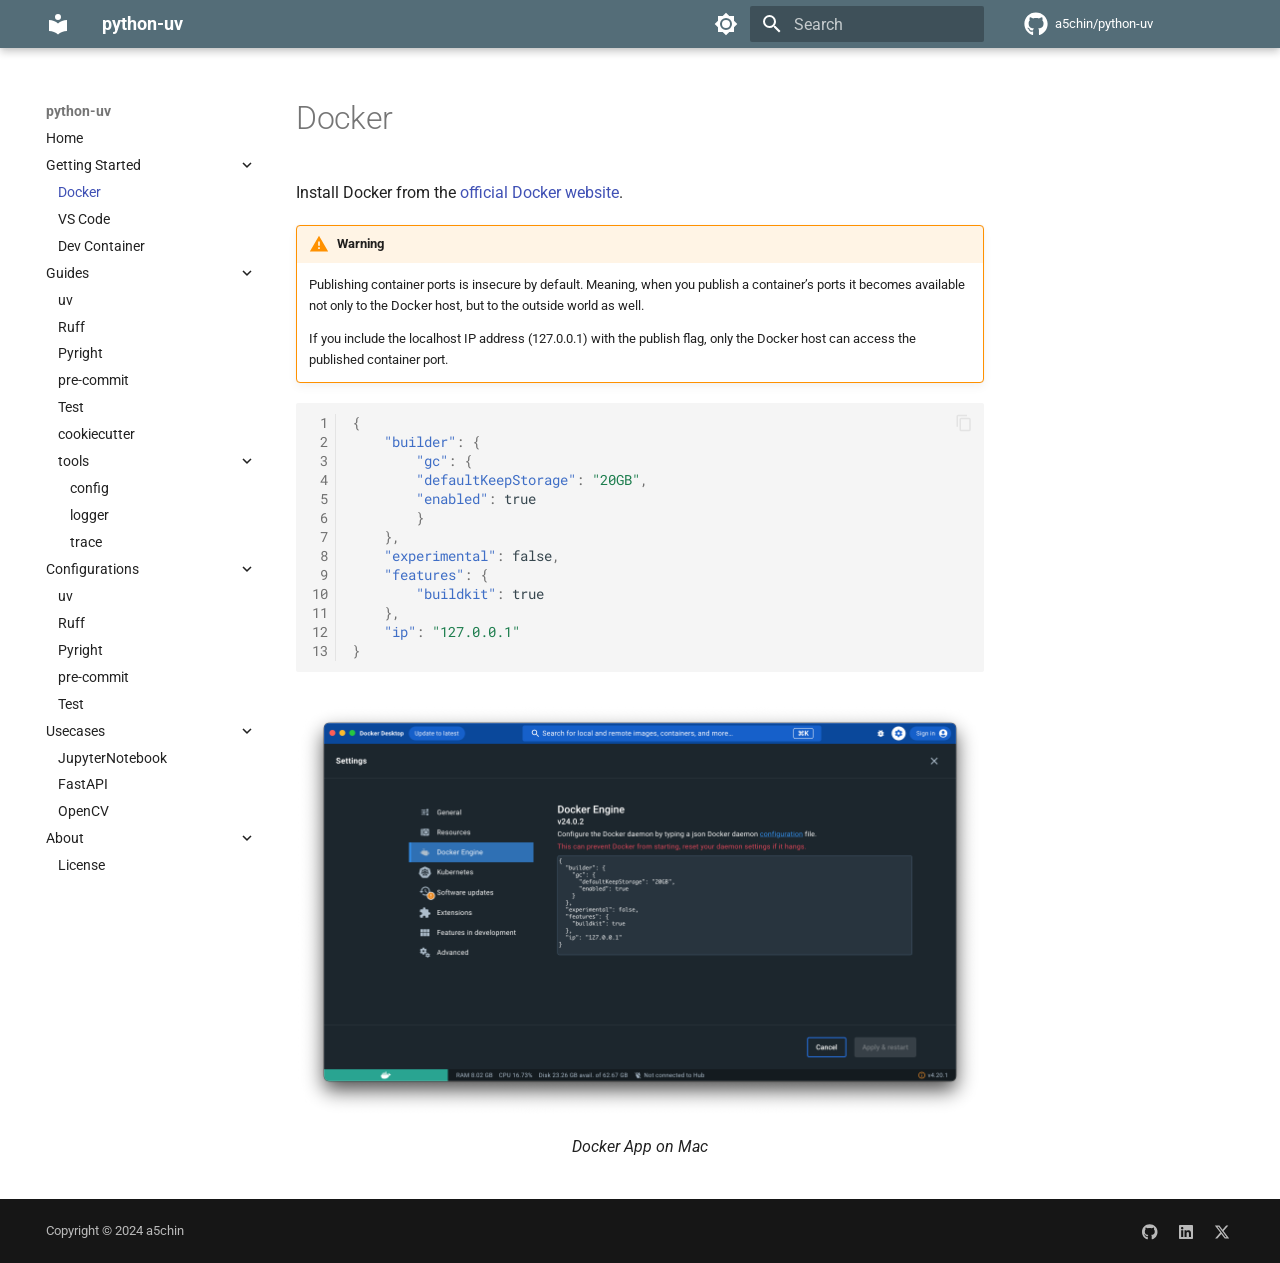
<file: getting-started/docker/index.html>
<!doctype html>
<html lang="en" class="no-js">
  <head>
    
      <meta charset="utf-8">
      <meta name="viewport" content="width=device-width,initial-scale=1">
      
      
      
        <link rel="canonical" href="https://a5chin.github.io/a5chin/getting-started/docker/">
      
      
        <link rel="prev" href="../">
      
      
        <link rel="next" href="../vscode/">
      
      
      <link rel="icon" href="../../assets/images/favicon.png">
      <meta name="generator" content="mkdocs-1.6.1, mkdocs-material-9.6.11">
    
    
      
        <title>Docker - python-uv</title>
      
    
    
      <link rel="stylesheet" href="../../assets/stylesheets/main.4af4bdda.min.css">
      
        
        <link rel="stylesheet" href="../../assets/stylesheets/palette.06af60db.min.css">
      
      


    
    
      
    
    
      
        
        
        <link rel="preconnect" href="https://fonts.gstatic.com" crossorigin>
        <link rel="stylesheet" href="https://fonts.googleapis.com/css?family=Roboto:300,300i,400,400i,700,700i%7CRoboto+Mono:400,400i,700,700i&display=fallback">
        <style>:root{--md-text-font:"Roboto";--md-code-font:"Roboto Mono"}</style>
      
    
    
      <link rel="stylesheet" href="../../stylesheets/extra.css">
    
    <script>__md_scope=new URL("../..",location),__md_hash=e=>[...e].reduce(((e,_)=>(e<<5)-e+_.charCodeAt(0)),0),__md_get=(e,_=localStorage,t=__md_scope)=>JSON.parse(_.getItem(t.pathname+"."+e)),__md_set=(e,_,t=localStorage,a=__md_scope)=>{try{t.setItem(a.pathname+"."+e,JSON.stringify(_))}catch(e){}}</script>
    
      

    
    
    
  </head>
  
  
    
    
      
    
    
    
    
    <body dir="ltr" data-md-color-scheme="light" data-md-color-primary="blue-grey" data-md-color-accent="indigo">
  
    
    <input class="md-toggle" data-md-toggle="drawer" type="checkbox" id="__drawer" autocomplete="off">
    <input class="md-toggle" data-md-toggle="search" type="checkbox" id="__search" autocomplete="off">
    <label class="md-overlay" for="__drawer"></label>
    <div data-md-component="skip">
      
    </div>
    <div data-md-component="announce">
      
    </div>
    
    
      

  

<header class="md-header md-header--shadow" data-md-component="header">
  <nav class="md-header__inner md-grid" aria-label="Header">
    <a href="../.." title="python-uv" class="md-header__button md-logo" aria-label="python-uv" data-md-component="logo">
      
  
  <svg xmlns="http://www.w3.org/2000/svg" viewBox="0 0 24 24"><path d="M12 8a3 3 0 0 0 3-3 3 3 0 0 0-3-3 3 3 0 0 0-3 3 3 3 0 0 0 3 3m0 3.54C9.64 9.35 6.5 8 3 8v11c3.5 0 6.64 1.35 9 3.54 2.36-2.19 5.5-3.54 9-3.54V8c-3.5 0-6.64 1.35-9 3.54"/></svg>

    </a>
    <label class="md-header__button md-icon" for="__drawer">
      
      <svg xmlns="http://www.w3.org/2000/svg" viewBox="0 0 24 24"><path d="M3 6h18v2H3zm0 5h18v2H3zm0 5h18v2H3z"/></svg>
    </label>
    <div class="md-header__title" data-md-component="header-title">
      <div class="md-header__ellipsis">
        <div class="md-header__topic">
          <span class="md-ellipsis">
            python-uv
          </span>
        </div>
        <div class="md-header__topic" data-md-component="header-topic">
          <span class="md-ellipsis">
            
              Docker
            
          </span>
        </div>
      </div>
    </div>
    
      
        <form class="md-header__option" data-md-component="palette">
  
    
    
    
    <input class="md-option" data-md-color-media="(prefers-color-scheme: light)" data-md-color-scheme="light" data-md-color-primary="blue-grey" data-md-color-accent="indigo"  aria-label="Switch to dark mode"  type="radio" name="__palette" id="__palette_0">
    
      <label class="md-header__button md-icon" title="Switch to dark mode" for="__palette_1" hidden>
        <svg xmlns="http://www.w3.org/2000/svg" viewBox="0 0 24 24"><path d="M12 8a4 4 0 0 0-4 4 4 4 0 0 0 4 4 4 4 0 0 0 4-4 4 4 0 0 0-4-4m0 10a6 6 0 0 1-6-6 6 6 0 0 1 6-6 6 6 0 0 1 6 6 6 6 0 0 1-6 6m8-9.31V4h-4.69L12 .69 8.69 4H4v4.69L.69 12 4 15.31V20h4.69L12 23.31 15.31 20H20v-4.69L23.31 12z"/></svg>
      </label>
    
  
    
    
    
    <input class="md-option" data-md-color-media="(prefers-color-scheme: dark)" data-md-color-scheme="slate" data-md-color-primary="blue-grey" data-md-color-accent="indigo"  aria-label="Switch to light mode"  type="radio" name="__palette" id="__palette_1">
    
      <label class="md-header__button md-icon" title="Switch to light mode" for="__palette_0" hidden>
        <svg xmlns="http://www.w3.org/2000/svg" viewBox="0 0 24 24"><path d="M12 18c-.89 0-1.74-.2-2.5-.55C11.56 16.5 13 14.42 13 12s-1.44-4.5-3.5-5.45C10.26 6.2 11.11 6 12 6a6 6 0 0 1 6 6 6 6 0 0 1-6 6m8-9.31V4h-4.69L12 .69 8.69 4H4v4.69L.69 12 4 15.31V20h4.69L12 23.31 15.31 20H20v-4.69L23.31 12z"/></svg>
      </label>
    
  
</form>
      
    
    
      <script>var palette=__md_get("__palette");if(palette&&palette.color){if("(prefers-color-scheme)"===palette.color.media){var media=matchMedia("(prefers-color-scheme: light)"),input=document.querySelector(media.matches?"[data-md-color-media='(prefers-color-scheme: light)']":"[data-md-color-media='(prefers-color-scheme: dark)']");palette.color.media=input.getAttribute("data-md-color-media"),palette.color.scheme=input.getAttribute("data-md-color-scheme"),palette.color.primary=input.getAttribute("data-md-color-primary"),palette.color.accent=input.getAttribute("data-md-color-accent")}for(var[key,value]of Object.entries(palette.color))document.body.setAttribute("data-md-color-"+key,value)}</script>
    
    
    
      
      
        <label class="md-header__button md-icon" for="__search">
          
          <svg xmlns="http://www.w3.org/2000/svg" viewBox="0 0 24 24"><path d="M9.5 3A6.5 6.5 0 0 1 16 9.5c0 1.61-.59 3.09-1.56 4.23l.27.27h.79l5 5-1.5 1.5-5-5v-.79l-.27-.27A6.52 6.52 0 0 1 9.5 16 6.5 6.5 0 0 1 3 9.5 6.5 6.5 0 0 1 9.5 3m0 2C7 5 5 7 5 9.5S7 14 9.5 14 14 12 14 9.5 12 5 9.5 5"/></svg>
        </label>
        <div class="md-search" data-md-component="search" role="dialog">
  <label class="md-search__overlay" for="__search"></label>
  <div class="md-search__inner" role="search">
    <form class="md-search__form" name="search">
      <input type="text" class="md-search__input" name="query" aria-label="Search" placeholder="Search" autocapitalize="off" autocorrect="off" autocomplete="off" spellcheck="false" data-md-component="search-query" required>
      <label class="md-search__icon md-icon" for="__search">
        
        <svg xmlns="http://www.w3.org/2000/svg" viewBox="0 0 24 24"><path d="M9.5 3A6.5 6.5 0 0 1 16 9.5c0 1.61-.59 3.09-1.56 4.23l.27.27h.79l5 5-1.5 1.5-5-5v-.79l-.27-.27A6.52 6.52 0 0 1 9.5 16 6.5 6.5 0 0 1 3 9.5 6.5 6.5 0 0 1 9.5 3m0 2C7 5 5 7 5 9.5S7 14 9.5 14 14 12 14 9.5 12 5 9.5 5"/></svg>
        
        <svg xmlns="http://www.w3.org/2000/svg" viewBox="0 0 24 24"><path d="M20 11v2H8l5.5 5.5-1.42 1.42L4.16 12l7.92-7.92L13.5 5.5 8 11z"/></svg>
      </label>
      <nav class="md-search__options" aria-label="Search">
        
        <button type="reset" class="md-search__icon md-icon" title="Clear" aria-label="Clear" tabindex="-1">
          
          <svg xmlns="http://www.w3.org/2000/svg" viewBox="0 0 24 24"><path d="M19 6.41 17.59 5 12 10.59 6.41 5 5 6.41 10.59 12 5 17.59 6.41 19 12 13.41 17.59 19 19 17.59 13.41 12z"/></svg>
        </button>
      </nav>
      
    </form>
    <div class="md-search__output">
      <div class="md-search__scrollwrap" tabindex="0" data-md-scrollfix>
        <div class="md-search-result" data-md-component="search-result">
          <div class="md-search-result__meta">
            Initializing search
          </div>
          <ol class="md-search-result__list" role="presentation"></ol>
        </div>
      </div>
    </div>
  </div>
</div>
      
    
    
      <div class="md-header__source">
        <a href="https://github.com/a5chin/python-uv" title="Go to repository" class="md-source" data-md-component="source">
  <div class="md-source__icon md-icon">
    
    <svg xmlns="http://www.w3.org/2000/svg" viewBox="0 0 496 512"><!--! Font Awesome Free 6.7.2 by @fontawesome - https://fontawesome.com License - https://fontawesome.com/license/free (Icons: CC BY 4.0, Fonts: SIL OFL 1.1, Code: MIT License) Copyright 2024 Fonticons, Inc.--><path d="M165.9 397.4c0 2-2.3 3.6-5.2 3.6-3.3.3-5.6-1.3-5.6-3.6 0-2 2.3-3.6 5.2-3.6 3-.3 5.6 1.3 5.6 3.6m-31.1-4.5c-.7 2 1.3 4.3 4.3 4.9 2.6 1 5.6 0 6.2-2s-1.3-4.3-4.3-5.2c-2.6-.7-5.5.3-6.2 2.3m44.2-1.7c-2.9.7-4.9 2.6-4.6 4.9.3 2 2.9 3.3 5.9 2.6 2.9-.7 4.9-2.6 4.6-4.6-.3-1.9-3-3.2-5.9-2.9M244.8 8C106.1 8 0 113.3 0 252c0 110.9 69.8 205.8 169.5 239.2 12.8 2.3 17.3-5.6 17.3-12.1 0-6.2-.3-40.4-.3-61.4 0 0-70 15-84.7-29.8 0 0-11.4-29.1-27.8-36.6 0 0-22.9-15.7 1.6-15.4 0 0 24.9 2 38.6 25.8 21.9 38.6 58.6 27.5 72.9 20.9 2.3-16 8.8-27.1 16-33.7-55.9-6.2-112.3-14.3-112.3-110.5 0-27.5 7.6-41.3 23.6-58.9-2.6-6.5-11.1-33.3 2.6-67.9 20.9-6.5 69 27 69 27 20-5.6 41.5-8.5 62.8-8.5s42.8 2.9 62.8 8.5c0 0 48.1-33.6 69-27 13.7 34.7 5.2 61.4 2.6 67.9 16 17.7 25.8 31.5 25.8 58.9 0 96.5-58.9 104.2-114.8 110.5 9.2 7.9 17 22.9 17 46.4 0 33.7-.3 75.4-.3 83.6 0 6.5 4.6 14.4 17.3 12.1C428.2 457.8 496 362.9 496 252 496 113.3 383.5 8 244.8 8M97.2 352.9c-1.3 1-1 3.3.7 5.2 1.6 1.6 3.9 2.3 5.2 1 1.3-1 1-3.3-.7-5.2-1.6-1.6-3.9-2.3-5.2-1m-10.8-8.1c-.7 1.3.3 2.9 2.3 3.9 1.6 1 3.6.7 4.3-.7.7-1.3-.3-2.9-2.3-3.9-2-.6-3.6-.3-4.3.7m32.4 35.6c-1.6 1.3-1 4.3 1.3 6.2 2.3 2.3 5.2 2.6 6.5 1 1.3-1.3.7-4.3-1.3-6.2-2.2-2.3-5.2-2.6-6.5-1m-11.4-14.7c-1.6 1-1.6 3.6 0 5.9s4.3 3.3 5.6 2.3c1.6-1.3 1.6-3.9 0-6.2-1.4-2.3-4-3.3-5.6-2"/></svg>
  </div>
  <div class="md-source__repository">
    a5chin/python-uv
  </div>
</a>
      </div>
    
  </nav>
  
</header>
    
    <div class="md-container" data-md-component="container">
      
      
        
          
        
      
      <main class="md-main" data-md-component="main">
        <div class="md-main__inner md-grid">
          
            
              
              <div class="md-sidebar md-sidebar--primary" data-md-component="sidebar" data-md-type="navigation" >
                <div class="md-sidebar__scrollwrap">
                  <div class="md-sidebar__inner">
                    



<nav class="md-nav md-nav--primary" aria-label="Navigation" data-md-level="0">
  <label class="md-nav__title" for="__drawer">
    <a href="../.." title="python-uv" class="md-nav__button md-logo" aria-label="python-uv" data-md-component="logo">
      
  
  <svg xmlns="http://www.w3.org/2000/svg" viewBox="0 0 24 24"><path d="M12 8a3 3 0 0 0 3-3 3 3 0 0 0-3-3 3 3 0 0 0-3 3 3 3 0 0 0 3 3m0 3.54C9.64 9.35 6.5 8 3 8v11c3.5 0 6.64 1.35 9 3.54 2.36-2.19 5.5-3.54 9-3.54V8c-3.5 0-6.64 1.35-9 3.54"/></svg>

    </a>
    python-uv
  </label>
  
    <div class="md-nav__source">
      <a href="https://github.com/a5chin/python-uv" title="Go to repository" class="md-source" data-md-component="source">
  <div class="md-source__icon md-icon">
    
    <svg xmlns="http://www.w3.org/2000/svg" viewBox="0 0 496 512"><!--! Font Awesome Free 6.7.2 by @fontawesome - https://fontawesome.com License - https://fontawesome.com/license/free (Icons: CC BY 4.0, Fonts: SIL OFL 1.1, Code: MIT License) Copyright 2024 Fonticons, Inc.--><path d="M165.9 397.4c0 2-2.3 3.6-5.2 3.6-3.3.3-5.6-1.3-5.6-3.6 0-2 2.3-3.6 5.2-3.6 3-.3 5.6 1.3 5.6 3.6m-31.1-4.5c-.7 2 1.3 4.3 4.3 4.9 2.6 1 5.6 0 6.2-2s-1.3-4.3-4.3-5.2c-2.6-.7-5.5.3-6.2 2.3m44.2-1.7c-2.9.7-4.9 2.6-4.6 4.9.3 2 2.9 3.3 5.9 2.6 2.9-.7 4.9-2.6 4.6-4.6-.3-1.9-3-3.2-5.9-2.9M244.8 8C106.1 8 0 113.3 0 252c0 110.9 69.8 205.8 169.5 239.2 12.8 2.3 17.3-5.6 17.3-12.1 0-6.2-.3-40.4-.3-61.4 0 0-70 15-84.7-29.8 0 0-11.4-29.1-27.8-36.6 0 0-22.9-15.7 1.6-15.4 0 0 24.9 2 38.6 25.8 21.9 38.6 58.6 27.5 72.9 20.9 2.3-16 8.8-27.1 16-33.7-55.9-6.2-112.3-14.3-112.3-110.5 0-27.5 7.6-41.3 23.6-58.9-2.6-6.5-11.1-33.3 2.6-67.9 20.9-6.5 69 27 69 27 20-5.6 41.5-8.5 62.8-8.5s42.8 2.9 62.8 8.5c0 0 48.1-33.6 69-27 13.7 34.7 5.2 61.4 2.6 67.9 16 17.7 25.8 31.5 25.8 58.9 0 96.5-58.9 104.2-114.8 110.5 9.2 7.9 17 22.9 17 46.4 0 33.7-.3 75.4-.3 83.6 0 6.5 4.6 14.4 17.3 12.1C428.2 457.8 496 362.9 496 252 496 113.3 383.5 8 244.8 8M97.2 352.9c-1.3 1-1 3.3.7 5.2 1.6 1.6 3.9 2.3 5.2 1 1.3-1 1-3.3-.7-5.2-1.6-1.6-3.9-2.3-5.2-1m-10.8-8.1c-.7 1.3.3 2.9 2.3 3.9 1.6 1 3.6.7 4.3-.7.7-1.3-.3-2.9-2.3-3.9-2-.6-3.6-.3-4.3.7m32.4 35.6c-1.6 1.3-1 4.3 1.3 6.2 2.3 2.3 5.2 2.6 6.5 1 1.3-1.3.7-4.3-1.3-6.2-2.2-2.3-5.2-2.6-6.5-1m-11.4-14.7c-1.6 1-1.6 3.6 0 5.9s4.3 3.3 5.6 2.3c1.6-1.3 1.6-3.9 0-6.2-1.4-2.3-4-3.3-5.6-2"/></svg>
  </div>
  <div class="md-source__repository">
    a5chin/python-uv
  </div>
</a>
    </div>
  
  <ul class="md-nav__list" data-md-scrollfix>
    
      
      
  
  
  
  
    <li class="md-nav__item">
      <a href="../.." class="md-nav__link">
        
  
  
  <span class="md-ellipsis">
    Home
    
  </span>
  

      </a>
    </li>
  

    
      
      
  
  
    
  
  
  
    
    
      
        
          
        
      
        
      
        
      
        
      
    
    
    
    
    <li class="md-nav__item md-nav__item--active md-nav__item--nested">
      
        
        
        <input class="md-nav__toggle md-toggle " type="checkbox" id="__nav_2" checked>
        
          
          <div class="md-nav__link md-nav__container">
            <a href="../" class="md-nav__link ">
              
  
  
  <span class="md-ellipsis">
    Getting Started
    
  </span>
  

            </a>
            
              
              <label class="md-nav__link " for="__nav_2" id="__nav_2_label" tabindex="0">
                <span class="md-nav__icon md-icon"></span>
              </label>
            
          </div>
        
        <nav class="md-nav" data-md-level="1" aria-labelledby="__nav_2_label" aria-expanded="true">
          <label class="md-nav__title" for="__nav_2">
            <span class="md-nav__icon md-icon"></span>
            Getting Started
          </label>
          <ul class="md-nav__list" data-md-scrollfix>
            
              
            
              
                
  
  
    
  
  
  
    <li class="md-nav__item md-nav__item--active">
      
      <input class="md-nav__toggle md-toggle" type="checkbox" id="__toc">
      
      
      
      <a href="./" class="md-nav__link md-nav__link--active">
        
  
  
  <span class="md-ellipsis">
    Docker
    
  </span>
  

      </a>
      
    </li>
  

              
            
              
                
  
  
  
  
    <li class="md-nav__item">
      <a href="../vscode/" class="md-nav__link">
        
  
  
  <span class="md-ellipsis">
    VS Code
    
  </span>
  

      </a>
    </li>
  

              
            
              
                
  
  
  
  
    <li class="md-nav__item">
      <a href="../devcontainer/" class="md-nav__link">
        
  
  
  <span class="md-ellipsis">
    Dev Container
    
  </span>
  

      </a>
    </li>
  

              
            
          </ul>
        </nav>
      
    </li>
  

    
      
      
  
  
  
  
    
    
      
        
          
        
      
        
      
        
      
        
      
        
      
        
      
        
      
        
      
    
    
    
    
    <li class="md-nav__item md-nav__item--nested">
      
        
        
          
        
        <input class="md-nav__toggle md-toggle md-toggle--indeterminate" type="checkbox" id="__nav_3" >
        
          
          <div class="md-nav__link md-nav__container">
            <a href="../../guides/" class="md-nav__link ">
              
  
  
  <span class="md-ellipsis">
    Guides
    
  </span>
  

            </a>
            
              
              <label class="md-nav__link " for="__nav_3" id="__nav_3_label" tabindex="0">
                <span class="md-nav__icon md-icon"></span>
              </label>
            
          </div>
        
        <nav class="md-nav" data-md-level="1" aria-labelledby="__nav_3_label" aria-expanded="false">
          <label class="md-nav__title" for="__nav_3">
            <span class="md-nav__icon md-icon"></span>
            Guides
          </label>
          <ul class="md-nav__list" data-md-scrollfix>
            
              
            
              
                
  
  
  
  
    <li class="md-nav__item">
      <a href="../../guides/uv/" class="md-nav__link">
        
  
  
  <span class="md-ellipsis">
    uv
    
  </span>
  

      </a>
    </li>
  

              
            
              
                
  
  
  
  
    <li class="md-nav__item">
      <a href="../../guides/ruff/" class="md-nav__link">
        
  
  
  <span class="md-ellipsis">
    Ruff
    
  </span>
  

      </a>
    </li>
  

              
            
              
                
  
  
  
  
    <li class="md-nav__item">
      <a href="../../guides/pyright/" class="md-nav__link">
        
  
  
  <span class="md-ellipsis">
    Pyright
    
  </span>
  

      </a>
    </li>
  

              
            
              
                
  
  
  
  
    <li class="md-nav__item">
      <a href="../../guides/pre-commit/" class="md-nav__link">
        
  
  
  <span class="md-ellipsis">
    pre-commit
    
  </span>
  

      </a>
    </li>
  

              
            
              
                
  
  
  
  
    <li class="md-nav__item">
      <a href="../../guides/test/" class="md-nav__link">
        
  
  
  <span class="md-ellipsis">
    Test
    
  </span>
  

      </a>
    </li>
  

              
            
              
                
  
  
  
  
    <li class="md-nav__item">
      <a href="../../guides/cookiecutter/" class="md-nav__link">
        
  
  
  <span class="md-ellipsis">
    cookiecutter
    
  </span>
  

      </a>
    </li>
  

              
            
              
                
  
  
  
  
    
    
      
        
          
        
      
        
      
        
      
        
      
    
    
    
    
    <li class="md-nav__item md-nav__item--nested">
      
        
        
          
        
        <input class="md-nav__toggle md-toggle md-toggle--indeterminate" type="checkbox" id="__nav_3_8" >
        
          
          <div class="md-nav__link md-nav__container">
            <a href="../../guides/tools/" class="md-nav__link ">
              
  
  
  <span class="md-ellipsis">
    tools
    
  </span>
  

            </a>
            
              
              <label class="md-nav__link " for="__nav_3_8" id="__nav_3_8_label" tabindex="0">
                <span class="md-nav__icon md-icon"></span>
              </label>
            
          </div>
        
        <nav class="md-nav" data-md-level="2" aria-labelledby="__nav_3_8_label" aria-expanded="false">
          <label class="md-nav__title" for="__nav_3_8">
            <span class="md-nav__icon md-icon"></span>
            tools
          </label>
          <ul class="md-nav__list" data-md-scrollfix>
            
              
            
              
                
  
  
  
  
    <li class="md-nav__item">
      <a href="../../guides/tools/config/" class="md-nav__link">
        
  
  
  <span class="md-ellipsis">
    config
    
  </span>
  

      </a>
    </li>
  

              
            
              
                
  
  
  
  
    <li class="md-nav__item">
      <a href="../../guides/tools/logger/" class="md-nav__link">
        
  
  
  <span class="md-ellipsis">
    logger
    
  </span>
  

      </a>
    </li>
  

              
            
              
                
  
  
  
  
    <li class="md-nav__item">
      <a href="../../guides/tools/tracer/" class="md-nav__link">
        
  
  
  <span class="md-ellipsis">
    trace
    
  </span>
  

      </a>
    </li>
  

              
            
          </ul>
        </nav>
      
    </li>
  

              
            
          </ul>
        </nav>
      
    </li>
  

    
      
      
  
  
  
  
    
    
      
        
          
        
      
        
      
        
      
        
      
        
      
        
      
    
    
    
    
    <li class="md-nav__item md-nav__item--nested">
      
        
        
          
        
        <input class="md-nav__toggle md-toggle md-toggle--indeterminate" type="checkbox" id="__nav_4" >
        
          
          <div class="md-nav__link md-nav__container">
            <a href="../../configurations/" class="md-nav__link ">
              
  
  
  <span class="md-ellipsis">
    Configurations
    
  </span>
  

            </a>
            
              
              <label class="md-nav__link " for="__nav_4" id="__nav_4_label" tabindex="0">
                <span class="md-nav__icon md-icon"></span>
              </label>
            
          </div>
        
        <nav class="md-nav" data-md-level="1" aria-labelledby="__nav_4_label" aria-expanded="false">
          <label class="md-nav__title" for="__nav_4">
            <span class="md-nav__icon md-icon"></span>
            Configurations
          </label>
          <ul class="md-nav__list" data-md-scrollfix>
            
              
            
              
                
  
  
  
  
    <li class="md-nav__item">
      <a href="../../configurations/uv/" class="md-nav__link">
        
  
  
  <span class="md-ellipsis">
    uv
    
  </span>
  

      </a>
    </li>
  

              
            
              
                
  
  
  
  
    <li class="md-nav__item">
      <a href="../../configurations/ruff/" class="md-nav__link">
        
  
  
  <span class="md-ellipsis">
    Ruff
    
  </span>
  

      </a>
    </li>
  

              
            
              
                
  
  
  
  
    <li class="md-nav__item">
      <a href="../../configurations/pyright/" class="md-nav__link">
        
  
  
  <span class="md-ellipsis">
    Pyright
    
  </span>
  

      </a>
    </li>
  

              
            
              
                
  
  
  
  
    <li class="md-nav__item">
      <a href="../../configurations/pre-commit/" class="md-nav__link">
        
  
  
  <span class="md-ellipsis">
    pre-commit
    
  </span>
  

      </a>
    </li>
  

              
            
              
                
  
  
  
  
    <li class="md-nav__item">
      <a href="../../configurations/test/" class="md-nav__link">
        
  
  
  <span class="md-ellipsis">
    Test
    
  </span>
  

      </a>
    </li>
  

              
            
          </ul>
        </nav>
      
    </li>
  

    
      
      
  
  
  
  
    
    
      
        
          
        
      
        
      
        
      
        
      
    
    
    
    
    <li class="md-nav__item md-nav__item--nested">
      
        
        
          
        
        <input class="md-nav__toggle md-toggle md-toggle--indeterminate" type="checkbox" id="__nav_5" >
        
          
          <div class="md-nav__link md-nav__container">
            <a href="../../usecases/" class="md-nav__link ">
              
  
  
  <span class="md-ellipsis">
    Usecases
    
  </span>
  

            </a>
            
              
              <label class="md-nav__link " for="__nav_5" id="__nav_5_label" tabindex="0">
                <span class="md-nav__icon md-icon"></span>
              </label>
            
          </div>
        
        <nav class="md-nav" data-md-level="1" aria-labelledby="__nav_5_label" aria-expanded="false">
          <label class="md-nav__title" for="__nav_5">
            <span class="md-nav__icon md-icon"></span>
            Usecases
          </label>
          <ul class="md-nav__list" data-md-scrollfix>
            
              
            
              
                
  
  
  
  
    <li class="md-nav__item">
      <a href="../../usecases/jupyter/" class="md-nav__link">
        
  
  
  <span class="md-ellipsis">
    JupyterNotebook
    
  </span>
  

      </a>
    </li>
  

              
            
              
                
  
  
  
  
    <li class="md-nav__item">
      <a href="../../usecases/fastapi/" class="md-nav__link">
        
  
  
  <span class="md-ellipsis">
    FastAPI
    
  </span>
  

      </a>
    </li>
  

              
            
              
                
  
  
  
  
    <li class="md-nav__item">
      <a href="../../usecases/opencv/" class="md-nav__link">
        
  
  
  <span class="md-ellipsis">
    OpenCV
    
  </span>
  

      </a>
    </li>
  

              
            
          </ul>
        </nav>
      
    </li>
  

    
      
      
  
  
  
  
    
    
      
        
      
    
    
    
    
    <li class="md-nav__item md-nav__item--nested">
      
        
        
          
        
        <input class="md-nav__toggle md-toggle md-toggle--indeterminate" type="checkbox" id="__nav_6" >
        
          
          <label class="md-nav__link" for="__nav_6" id="__nav_6_label" tabindex="0">
            
  
  
  <span class="md-ellipsis">
    About
    
  </span>
  

            <span class="md-nav__icon md-icon"></span>
          </label>
        
        <nav class="md-nav" data-md-level="1" aria-labelledby="__nav_6_label" aria-expanded="false">
          <label class="md-nav__title" for="__nav_6">
            <span class="md-nav__icon md-icon"></span>
            About
          </label>
          <ul class="md-nav__list" data-md-scrollfix>
            
              
                
  
  
  
  
    <li class="md-nav__item">
      <a href="../../about/license/" class="md-nav__link">
        
  
  
  <span class="md-ellipsis">
    License
    
  </span>
  

      </a>
    </li>
  

              
            
          </ul>
        </nav>
      
    </li>
  

    
  </ul>
</nav>
                  </div>
                </div>
              </div>
            
            
              
              <div class="md-sidebar md-sidebar--secondary" data-md-component="sidebar" data-md-type="toc" >
                <div class="md-sidebar__scrollwrap">
                  <div class="md-sidebar__inner">
                    

<nav class="md-nav md-nav--secondary" aria-label="Table of contents">
  
  
  
  
</nav>
                  </div>
                </div>
              </div>
            
          
          
            <div class="md-content" data-md-component="content">
              <article class="md-content__inner md-typeset">
                
                  


  
  


  <h1>Docker</h1>

<p>Install Docker from the <a href="https://docker.com/products/docker-desktop">official Docker website</a>.</p>
<div class="admonition warning">
<p class="admonition-title">Warning</p>
<p>Publishing container ports is insecure by default. Meaning, when you publish a container’s ports it becomes available not only to the Docker host, but to the outside world as well.</p>
<p>If you include the localhost IP address (127.0.0.1) with the publish flag, only the Docker host can access the published container port.</p>
</div>
<div class="highlight"><table class="highlighttable"><tr><td class="linenos"><div class="linenodiv"><pre><span></span><span class="normal"> 1</span>
<span class="normal"> 2</span>
<span class="normal"> 3</span>
<span class="normal"> 4</span>
<span class="normal"> 5</span>
<span class="normal"> 6</span>
<span class="normal"> 7</span>
<span class="normal"> 8</span>
<span class="normal"> 9</span>
<span class="normal">10</span>
<span class="normal">11</span>
<span class="normal">12</span>
<span class="normal">13</span></pre></div></td><td class="code"><div><pre><span></span><code><span class="p">{</span>
<span class="w">    </span><span class="nt">&quot;builder&quot;</span><span class="p">:</span><span class="w"> </span><span class="p">{</span>
<span class="w">        </span><span class="nt">&quot;gc&quot;</span><span class="p">:</span><span class="w"> </span><span class="p">{</span>
<span class="w">        </span><span class="nt">&quot;defaultKeepStorage&quot;</span><span class="p">:</span><span class="w"> </span><span class="s2">&quot;20GB&quot;</span><span class="p">,</span>
<span class="w">        </span><span class="nt">&quot;enabled&quot;</span><span class="p">:</span><span class="w"> </span><span class="kc">true</span>
<span class="w">        </span><span class="p">}</span>
<span class="w">    </span><span class="p">},</span>
<span class="w">    </span><span class="nt">&quot;experimental&quot;</span><span class="p">:</span><span class="w"> </span><span class="kc">false</span><span class="p">,</span>
<span class="w">    </span><span class="nt">&quot;features&quot;</span><span class="p">:</span><span class="w"> </span><span class="p">{</span>
<span class="w">        </span><span class="nt">&quot;buildkit&quot;</span><span class="p">:</span><span class="w"> </span><span class="kc">true</span>
<span class="w">    </span><span class="p">},</span>
<span class="w">    </span><span class="nt">&quot;ip&quot;</span><span class="p">:</span><span class="w"> </span><span class="s2">&quot;127.0.0.1&quot;</span>
<span class="p">}</span>
</code></pre></div></td></tr></table></div>
<figure>
<p><img alt="" loading="lazy" src="../../img/docker.png" /></p>
<figcaption>
<p>Docker App on Mac</p>
</figcaption>
</figure>












                
              </article>
            </div>
          
          
<script>var target=document.getElementById(location.hash.slice(1));target&&target.name&&(target.checked=target.name.startsWith("__tabbed_"))</script>
        </div>
        
          <button type="button" class="md-top md-icon" data-md-component="top" hidden>
  
  <svg xmlns="http://www.w3.org/2000/svg" viewBox="0 0 24 24"><path d="M13 20h-2V8l-5.5 5.5-1.42-1.42L12 4.16l7.92 7.92-1.42 1.42L13 8z"/></svg>
  Back to top
</button>
        
      </main>
      
        <footer class="md-footer">
  
  <div class="md-footer-meta md-typeset">
    <div class="md-footer-meta__inner md-grid">
      <div class="md-copyright">
  
    <div class="md-copyright__highlight">
      Copyright &copy; 2024 a5chin
    </div>
  
  
</div>
      
        <div class="md-social">
  
    
    
    
    
    <a href="https://github.com/a5chin" target="_blank" rel="noopener" title="a5chin on GitHub" class="md-social__link">
      <svg xmlns="http://www.w3.org/2000/svg" viewBox="0 0 496 512"><!--! Font Awesome Free 6.7.2 by @fontawesome - https://fontawesome.com License - https://fontawesome.com/license/free (Icons: CC BY 4.0, Fonts: SIL OFL 1.1, Code: MIT License) Copyright 2024 Fonticons, Inc.--><path d="M165.9 397.4c0 2-2.3 3.6-5.2 3.6-3.3.3-5.6-1.3-5.6-3.6 0-2 2.3-3.6 5.2-3.6 3-.3 5.6 1.3 5.6 3.6m-31.1-4.5c-.7 2 1.3 4.3 4.3 4.9 2.6 1 5.6 0 6.2-2s-1.3-4.3-4.3-5.2c-2.6-.7-5.5.3-6.2 2.3m44.2-1.7c-2.9.7-4.9 2.6-4.6 4.9.3 2 2.9 3.3 5.9 2.6 2.9-.7 4.9-2.6 4.6-4.6-.3-1.9-3-3.2-5.9-2.9M244.8 8C106.1 8 0 113.3 0 252c0 110.9 69.8 205.8 169.5 239.2 12.8 2.3 17.3-5.6 17.3-12.1 0-6.2-.3-40.4-.3-61.4 0 0-70 15-84.7-29.8 0 0-11.4-29.1-27.8-36.6 0 0-22.9-15.7 1.6-15.4 0 0 24.9 2 38.6 25.8 21.9 38.6 58.6 27.5 72.9 20.9 2.3-16 8.8-27.1 16-33.7-55.9-6.2-112.3-14.3-112.3-110.5 0-27.5 7.6-41.3 23.6-58.9-2.6-6.5-11.1-33.3 2.6-67.9 20.9-6.5 69 27 69 27 20-5.6 41.5-8.5 62.8-8.5s42.8 2.9 62.8 8.5c0 0 48.1-33.6 69-27 13.7 34.7 5.2 61.4 2.6 67.9 16 17.7 25.8 31.5 25.8 58.9 0 96.5-58.9 104.2-114.8 110.5 9.2 7.9 17 22.9 17 46.4 0 33.7-.3 75.4-.3 83.6 0 6.5 4.6 14.4 17.3 12.1C428.2 457.8 496 362.9 496 252 496 113.3 383.5 8 244.8 8M97.2 352.9c-1.3 1-1 3.3.7 5.2 1.6 1.6 3.9 2.3 5.2 1 1.3-1 1-3.3-.7-5.2-1.6-1.6-3.9-2.3-5.2-1m-10.8-8.1c-.7 1.3.3 2.9 2.3 3.9 1.6 1 3.6.7 4.3-.7.7-1.3-.3-2.9-2.3-3.9-2-.6-3.6-.3-4.3.7m32.4 35.6c-1.6 1.3-1 4.3 1.3 6.2 2.3 2.3 5.2 2.6 6.5 1 1.3-1.3.7-4.3-1.3-6.2-2.2-2.3-5.2-2.6-6.5-1m-11.4-14.7c-1.6 1-1.6 3.6 0 5.9s4.3 3.3 5.6 2.3c1.6-1.3 1.6-3.9 0-6.2-1.4-2.3-4-3.3-5.6-2"/></svg>
    </a>
  
    
    
    
    
    <a href="https://linkedin.com/in/a5chin/" target="_blank" rel="noopener" title="a5chin on LinkedIn" class="md-social__link">
      <svg xmlns="http://www.w3.org/2000/svg" viewBox="0 0 448 512"><!--! Font Awesome Free 6.7.2 by @fontawesome - https://fontawesome.com License - https://fontawesome.com/license/free (Icons: CC BY 4.0, Fonts: SIL OFL 1.1, Code: MIT License) Copyright 2024 Fonticons, Inc.--><path d="M416 32H31.9C14.3 32 0 46.5 0 64.3v383.4C0 465.5 14.3 480 31.9 480H416c17.6 0 32-14.5 32-32.3V64.3c0-17.8-14.4-32.3-32-32.3M135.4 416H69V202.2h66.5V416zm-33.2-243c-21.3 0-38.5-17.3-38.5-38.5S80.9 96 102.2 96c21.2 0 38.5 17.3 38.5 38.5 0 21.3-17.2 38.5-38.5 38.5m282.1 243h-66.4V312c0-24.8-.5-56.7-34.5-56.7-34.6 0-39.9 27-39.9 54.9V416h-66.4V202.2h63.7v29.2h.9c8.9-16.8 30.6-34.5 62.9-34.5 67.2 0 79.7 44.3 79.7 101.9z"/></svg>
    </a>
  
    
    
    
    
    <a href="https://x.com/a5chin" target="_blank" rel="noopener" title="a5chin on X" class="md-social__link">
      <svg xmlns="http://www.w3.org/2000/svg" viewBox="0 0 512 512"><!--! Font Awesome Free 6.7.2 by @fontawesome - https://fontawesome.com License - https://fontawesome.com/license/free (Icons: CC BY 4.0, Fonts: SIL OFL 1.1, Code: MIT License) Copyright 2024 Fonticons, Inc.--><path d="M389.2 48h70.6L305.6 224.2 487 464H345L233.7 318.6 106.5 464H35.8l164.9-188.5L26.8 48h145.6l100.5 132.9zm-24.8 373.8h39.1L151.1 88h-42z"/></svg>
    </a>
  
</div>
      
    </div>
  </div>
</footer>
      
    </div>
    <div class="md-dialog" data-md-component="dialog">
      <div class="md-dialog__inner md-typeset"></div>
    </div>
    
    
    
      
      <script id="__config" type="application/json">{"base": "../..", "features": ["content.code.copy", "navigation.expand", "navigation.indexes", "navigation.top"], "search": "../../assets/javascripts/workers/search.f8cc74c7.min.js", "tags": null, "translations": {"clipboard.copied": "Copied to clipboard", "clipboard.copy": "Copy to clipboard", "search.result.more.one": "1 more on this page", "search.result.more.other": "# more on this page", "search.result.none": "No matching documents", "search.result.one": "1 matching document", "search.result.other": "# matching documents", "search.result.placeholder": "Type to start searching", "search.result.term.missing": "Missing", "select.version": "Select version"}, "version": null}</script>
    
    
      <script src="../../assets/javascripts/bundle.c8b220af.min.js"></script>
      
    
  </body>
</html>
</file>
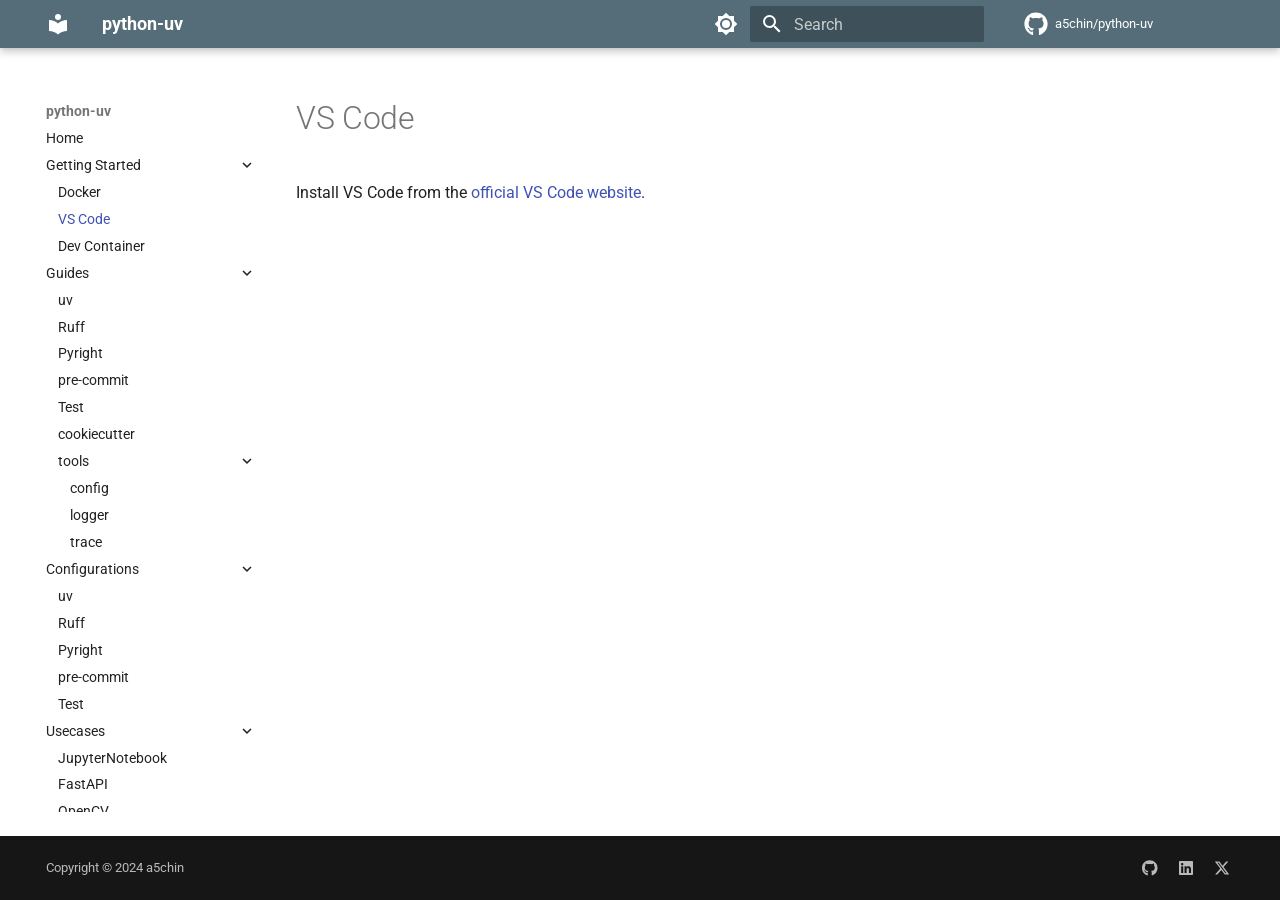
<file: getting-started/vscode/index.html>
<!doctype html>
<html lang="en" class="no-js">
  <head>
    
      <meta charset="utf-8">
      <meta name="viewport" content="width=device-width,initial-scale=1">
      
      
      
        <link rel="canonical" href="https://a5chin.github.io/a5chin/getting-started/vscode/">
      
      
        <link rel="prev" href="../docker/">
      
      
        <link rel="next" href="../devcontainer/">
      
      
      <link rel="icon" href="../../assets/images/favicon.png">
      <meta name="generator" content="mkdocs-1.6.1, mkdocs-material-9.6.11">
    
    
      
        <title>VS Code - python-uv</title>
      
    
    
      <link rel="stylesheet" href="../../assets/stylesheets/main.4af4bdda.min.css">
      
        
        <link rel="stylesheet" href="../../assets/stylesheets/palette.06af60db.min.css">
      
      


    
    
      
    
    
      
        
        
        <link rel="preconnect" href="https://fonts.gstatic.com" crossorigin>
        <link rel="stylesheet" href="https://fonts.googleapis.com/css?family=Roboto:300,300i,400,400i,700,700i%7CRoboto+Mono:400,400i,700,700i&display=fallback">
        <style>:root{--md-text-font:"Roboto";--md-code-font:"Roboto Mono"}</style>
      
    
    
      <link rel="stylesheet" href="../../stylesheets/extra.css">
    
    <script>__md_scope=new URL("../..",location),__md_hash=e=>[...e].reduce(((e,_)=>(e<<5)-e+_.charCodeAt(0)),0),__md_get=(e,_=localStorage,t=__md_scope)=>JSON.parse(_.getItem(t.pathname+"."+e)),__md_set=(e,_,t=localStorage,a=__md_scope)=>{try{t.setItem(a.pathname+"."+e,JSON.stringify(_))}catch(e){}}</script>
    
      

    
    
    
  </head>
  
  
    
    
      
    
    
    
    
    <body dir="ltr" data-md-color-scheme="light" data-md-color-primary="blue-grey" data-md-color-accent="indigo">
  
    
    <input class="md-toggle" data-md-toggle="drawer" type="checkbox" id="__drawer" autocomplete="off">
    <input class="md-toggle" data-md-toggle="search" type="checkbox" id="__search" autocomplete="off">
    <label class="md-overlay" for="__drawer"></label>
    <div data-md-component="skip">
      
    </div>
    <div data-md-component="announce">
      
    </div>
    
    
      

  

<header class="md-header md-header--shadow" data-md-component="header">
  <nav class="md-header__inner md-grid" aria-label="Header">
    <a href="../.." title="python-uv" class="md-header__button md-logo" aria-label="python-uv" data-md-component="logo">
      
  
  <svg xmlns="http://www.w3.org/2000/svg" viewBox="0 0 24 24"><path d="M12 8a3 3 0 0 0 3-3 3 3 0 0 0-3-3 3 3 0 0 0-3 3 3 3 0 0 0 3 3m0 3.54C9.64 9.35 6.5 8 3 8v11c3.5 0 6.64 1.35 9 3.54 2.36-2.19 5.5-3.54 9-3.54V8c-3.5 0-6.64 1.35-9 3.54"/></svg>

    </a>
    <label class="md-header__button md-icon" for="__drawer">
      
      <svg xmlns="http://www.w3.org/2000/svg" viewBox="0 0 24 24"><path d="M3 6h18v2H3zm0 5h18v2H3zm0 5h18v2H3z"/></svg>
    </label>
    <div class="md-header__title" data-md-component="header-title">
      <div class="md-header__ellipsis">
        <div class="md-header__topic">
          <span class="md-ellipsis">
            python-uv
          </span>
        </div>
        <div class="md-header__topic" data-md-component="header-topic">
          <span class="md-ellipsis">
            
              VS Code
            
          </span>
        </div>
      </div>
    </div>
    
      
        <form class="md-header__option" data-md-component="palette">
  
    
    
    
    <input class="md-option" data-md-color-media="(prefers-color-scheme: light)" data-md-color-scheme="light" data-md-color-primary="blue-grey" data-md-color-accent="indigo"  aria-label="Switch to dark mode"  type="radio" name="__palette" id="__palette_0">
    
      <label class="md-header__button md-icon" title="Switch to dark mode" for="__palette_1" hidden>
        <svg xmlns="http://www.w3.org/2000/svg" viewBox="0 0 24 24"><path d="M12 8a4 4 0 0 0-4 4 4 4 0 0 0 4 4 4 4 0 0 0 4-4 4 4 0 0 0-4-4m0 10a6 6 0 0 1-6-6 6 6 0 0 1 6-6 6 6 0 0 1 6 6 6 6 0 0 1-6 6m8-9.31V4h-4.69L12 .69 8.69 4H4v4.69L.69 12 4 15.31V20h4.69L12 23.31 15.31 20H20v-4.69L23.31 12z"/></svg>
      </label>
    
  
    
    
    
    <input class="md-option" data-md-color-media="(prefers-color-scheme: dark)" data-md-color-scheme="slate" data-md-color-primary="blue-grey" data-md-color-accent="indigo"  aria-label="Switch to light mode"  type="radio" name="__palette" id="__palette_1">
    
      <label class="md-header__button md-icon" title="Switch to light mode" for="__palette_0" hidden>
        <svg xmlns="http://www.w3.org/2000/svg" viewBox="0 0 24 24"><path d="M12 18c-.89 0-1.74-.2-2.5-.55C11.56 16.5 13 14.42 13 12s-1.44-4.5-3.5-5.45C10.26 6.2 11.11 6 12 6a6 6 0 0 1 6 6 6 6 0 0 1-6 6m8-9.31V4h-4.69L12 .69 8.69 4H4v4.69L.69 12 4 15.31V20h4.69L12 23.31 15.31 20H20v-4.69L23.31 12z"/></svg>
      </label>
    
  
</form>
      
    
    
      <script>var palette=__md_get("__palette");if(palette&&palette.color){if("(prefers-color-scheme)"===palette.color.media){var media=matchMedia("(prefers-color-scheme: light)"),input=document.querySelector(media.matches?"[data-md-color-media='(prefers-color-scheme: light)']":"[data-md-color-media='(prefers-color-scheme: dark)']");palette.color.media=input.getAttribute("data-md-color-media"),palette.color.scheme=input.getAttribute("data-md-color-scheme"),palette.color.primary=input.getAttribute("data-md-color-primary"),palette.color.accent=input.getAttribute("data-md-color-accent")}for(var[key,value]of Object.entries(palette.color))document.body.setAttribute("data-md-color-"+key,value)}</script>
    
    
    
      
      
        <label class="md-header__button md-icon" for="__search">
          
          <svg xmlns="http://www.w3.org/2000/svg" viewBox="0 0 24 24"><path d="M9.5 3A6.5 6.5 0 0 1 16 9.5c0 1.61-.59 3.09-1.56 4.23l.27.27h.79l5 5-1.5 1.5-5-5v-.79l-.27-.27A6.52 6.52 0 0 1 9.5 16 6.5 6.5 0 0 1 3 9.5 6.5 6.5 0 0 1 9.5 3m0 2C7 5 5 7 5 9.5S7 14 9.5 14 14 12 14 9.5 12 5 9.5 5"/></svg>
        </label>
        <div class="md-search" data-md-component="search" role="dialog">
  <label class="md-search__overlay" for="__search"></label>
  <div class="md-search__inner" role="search">
    <form class="md-search__form" name="search">
      <input type="text" class="md-search__input" name="query" aria-label="Search" placeholder="Search" autocapitalize="off" autocorrect="off" autocomplete="off" spellcheck="false" data-md-component="search-query" required>
      <label class="md-search__icon md-icon" for="__search">
        
        <svg xmlns="http://www.w3.org/2000/svg" viewBox="0 0 24 24"><path d="M9.5 3A6.5 6.5 0 0 1 16 9.5c0 1.61-.59 3.09-1.56 4.23l.27.27h.79l5 5-1.5 1.5-5-5v-.79l-.27-.27A6.52 6.52 0 0 1 9.5 16 6.5 6.5 0 0 1 3 9.5 6.5 6.5 0 0 1 9.5 3m0 2C7 5 5 7 5 9.5S7 14 9.5 14 14 12 14 9.5 12 5 9.5 5"/></svg>
        
        <svg xmlns="http://www.w3.org/2000/svg" viewBox="0 0 24 24"><path d="M20 11v2H8l5.5 5.5-1.42 1.42L4.16 12l7.92-7.92L13.5 5.5 8 11z"/></svg>
      </label>
      <nav class="md-search__options" aria-label="Search">
        
        <button type="reset" class="md-search__icon md-icon" title="Clear" aria-label="Clear" tabindex="-1">
          
          <svg xmlns="http://www.w3.org/2000/svg" viewBox="0 0 24 24"><path d="M19 6.41 17.59 5 12 10.59 6.41 5 5 6.41 10.59 12 5 17.59 6.41 19 12 13.41 17.59 19 19 17.59 13.41 12z"/></svg>
        </button>
      </nav>
      
    </form>
    <div class="md-search__output">
      <div class="md-search__scrollwrap" tabindex="0" data-md-scrollfix>
        <div class="md-search-result" data-md-component="search-result">
          <div class="md-search-result__meta">
            Initializing search
          </div>
          <ol class="md-search-result__list" role="presentation"></ol>
        </div>
      </div>
    </div>
  </div>
</div>
      
    
    
      <div class="md-header__source">
        <a href="https://github.com/a5chin/python-uv" title="Go to repository" class="md-source" data-md-component="source">
  <div class="md-source__icon md-icon">
    
    <svg xmlns="http://www.w3.org/2000/svg" viewBox="0 0 496 512"><!--! Font Awesome Free 6.7.2 by @fontawesome - https://fontawesome.com License - https://fontawesome.com/license/free (Icons: CC BY 4.0, Fonts: SIL OFL 1.1, Code: MIT License) Copyright 2024 Fonticons, Inc.--><path d="M165.9 397.4c0 2-2.3 3.6-5.2 3.6-3.3.3-5.6-1.3-5.6-3.6 0-2 2.3-3.6 5.2-3.6 3-.3 5.6 1.3 5.6 3.6m-31.1-4.5c-.7 2 1.3 4.3 4.3 4.9 2.6 1 5.6 0 6.2-2s-1.3-4.3-4.3-5.2c-2.6-.7-5.5.3-6.2 2.3m44.2-1.7c-2.9.7-4.9 2.6-4.6 4.9.3 2 2.9 3.3 5.9 2.6 2.9-.7 4.9-2.6 4.6-4.6-.3-1.9-3-3.2-5.9-2.9M244.8 8C106.1 8 0 113.3 0 252c0 110.9 69.8 205.8 169.5 239.2 12.8 2.3 17.3-5.6 17.3-12.1 0-6.2-.3-40.4-.3-61.4 0 0-70 15-84.7-29.8 0 0-11.4-29.1-27.8-36.6 0 0-22.9-15.7 1.6-15.4 0 0 24.9 2 38.6 25.8 21.9 38.6 58.6 27.5 72.9 20.9 2.3-16 8.8-27.1 16-33.7-55.9-6.2-112.3-14.3-112.3-110.5 0-27.5 7.6-41.3 23.6-58.9-2.6-6.5-11.1-33.3 2.6-67.9 20.9-6.5 69 27 69 27 20-5.6 41.5-8.5 62.8-8.5s42.8 2.9 62.8 8.5c0 0 48.1-33.6 69-27 13.7 34.7 5.2 61.4 2.6 67.9 16 17.7 25.8 31.5 25.8 58.9 0 96.5-58.9 104.2-114.8 110.5 9.2 7.9 17 22.9 17 46.4 0 33.7-.3 75.4-.3 83.6 0 6.5 4.6 14.4 17.3 12.1C428.2 457.8 496 362.9 496 252 496 113.3 383.5 8 244.8 8M97.2 352.9c-1.3 1-1 3.3.7 5.2 1.6 1.6 3.9 2.3 5.2 1 1.3-1 1-3.3-.7-5.2-1.6-1.6-3.9-2.3-5.2-1m-10.8-8.1c-.7 1.3.3 2.9 2.3 3.9 1.6 1 3.6.7 4.3-.7.7-1.3-.3-2.9-2.3-3.9-2-.6-3.6-.3-4.3.7m32.4 35.6c-1.6 1.3-1 4.3 1.3 6.2 2.3 2.3 5.2 2.6 6.5 1 1.3-1.3.7-4.3-1.3-6.2-2.2-2.3-5.2-2.6-6.5-1m-11.4-14.7c-1.6 1-1.6 3.6 0 5.9s4.3 3.3 5.6 2.3c1.6-1.3 1.6-3.9 0-6.2-1.4-2.3-4-3.3-5.6-2"/></svg>
  </div>
  <div class="md-source__repository">
    a5chin/python-uv
  </div>
</a>
      </div>
    
  </nav>
  
</header>
    
    <div class="md-container" data-md-component="container">
      
      
        
          
        
      
      <main class="md-main" data-md-component="main">
        <div class="md-main__inner md-grid">
          
            
              
              <div class="md-sidebar md-sidebar--primary" data-md-component="sidebar" data-md-type="navigation" >
                <div class="md-sidebar__scrollwrap">
                  <div class="md-sidebar__inner">
                    



<nav class="md-nav md-nav--primary" aria-label="Navigation" data-md-level="0">
  <label class="md-nav__title" for="__drawer">
    <a href="../.." title="python-uv" class="md-nav__button md-logo" aria-label="python-uv" data-md-component="logo">
      
  
  <svg xmlns="http://www.w3.org/2000/svg" viewBox="0 0 24 24"><path d="M12 8a3 3 0 0 0 3-3 3 3 0 0 0-3-3 3 3 0 0 0-3 3 3 3 0 0 0 3 3m0 3.54C9.64 9.35 6.5 8 3 8v11c3.5 0 6.64 1.35 9 3.54 2.36-2.19 5.5-3.54 9-3.54V8c-3.5 0-6.64 1.35-9 3.54"/></svg>

    </a>
    python-uv
  </label>
  
    <div class="md-nav__source">
      <a href="https://github.com/a5chin/python-uv" title="Go to repository" class="md-source" data-md-component="source">
  <div class="md-source__icon md-icon">
    
    <svg xmlns="http://www.w3.org/2000/svg" viewBox="0 0 496 512"><!--! Font Awesome Free 6.7.2 by @fontawesome - https://fontawesome.com License - https://fontawesome.com/license/free (Icons: CC BY 4.0, Fonts: SIL OFL 1.1, Code: MIT License) Copyright 2024 Fonticons, Inc.--><path d="M165.9 397.4c0 2-2.3 3.6-5.2 3.6-3.3.3-5.6-1.3-5.6-3.6 0-2 2.3-3.6 5.2-3.6 3-.3 5.6 1.3 5.6 3.6m-31.1-4.5c-.7 2 1.3 4.3 4.3 4.9 2.6 1 5.6 0 6.2-2s-1.3-4.3-4.3-5.2c-2.6-.7-5.5.3-6.2 2.3m44.2-1.7c-2.9.7-4.9 2.6-4.6 4.9.3 2 2.9 3.3 5.9 2.6 2.9-.7 4.9-2.6 4.6-4.6-.3-1.9-3-3.2-5.9-2.9M244.8 8C106.1 8 0 113.3 0 252c0 110.9 69.8 205.8 169.5 239.2 12.8 2.3 17.3-5.6 17.3-12.1 0-6.2-.3-40.4-.3-61.4 0 0-70 15-84.7-29.8 0 0-11.4-29.1-27.8-36.6 0 0-22.9-15.7 1.6-15.4 0 0 24.9 2 38.6 25.8 21.9 38.6 58.6 27.5 72.9 20.9 2.3-16 8.8-27.1 16-33.7-55.9-6.2-112.3-14.3-112.3-110.5 0-27.5 7.6-41.3 23.6-58.9-2.6-6.5-11.1-33.3 2.6-67.9 20.9-6.5 69 27 69 27 20-5.6 41.5-8.5 62.8-8.5s42.8 2.9 62.8 8.5c0 0 48.1-33.6 69-27 13.7 34.7 5.2 61.4 2.6 67.9 16 17.7 25.8 31.5 25.8 58.9 0 96.5-58.9 104.2-114.8 110.5 9.2 7.9 17 22.9 17 46.4 0 33.7-.3 75.4-.3 83.6 0 6.5 4.6 14.4 17.3 12.1C428.2 457.8 496 362.9 496 252 496 113.3 383.5 8 244.8 8M97.2 352.9c-1.3 1-1 3.3.7 5.2 1.6 1.6 3.9 2.3 5.2 1 1.3-1 1-3.3-.7-5.2-1.6-1.6-3.9-2.3-5.2-1m-10.8-8.1c-.7 1.3.3 2.9 2.3 3.9 1.6 1 3.6.7 4.3-.7.7-1.3-.3-2.9-2.3-3.9-2-.6-3.6-.3-4.3.7m32.4 35.6c-1.6 1.3-1 4.3 1.3 6.2 2.3 2.3 5.2 2.6 6.5 1 1.3-1.3.7-4.3-1.3-6.2-2.2-2.3-5.2-2.6-6.5-1m-11.4-14.7c-1.6 1-1.6 3.6 0 5.9s4.3 3.3 5.6 2.3c1.6-1.3 1.6-3.9 0-6.2-1.4-2.3-4-3.3-5.6-2"/></svg>
  </div>
  <div class="md-source__repository">
    a5chin/python-uv
  </div>
</a>
    </div>
  
  <ul class="md-nav__list" data-md-scrollfix>
    
      
      
  
  
  
  
    <li class="md-nav__item">
      <a href="../.." class="md-nav__link">
        
  
  
  <span class="md-ellipsis">
    Home
    
  </span>
  

      </a>
    </li>
  

    
      
      
  
  
    
  
  
  
    
    
      
        
          
        
      
        
      
        
      
        
      
    
    
    
    
    <li class="md-nav__item md-nav__item--active md-nav__item--nested">
      
        
        
        <input class="md-nav__toggle md-toggle " type="checkbox" id="__nav_2" checked>
        
          
          <div class="md-nav__link md-nav__container">
            <a href="../" class="md-nav__link ">
              
  
  
  <span class="md-ellipsis">
    Getting Started
    
  </span>
  

            </a>
            
              
              <label class="md-nav__link " for="__nav_2" id="__nav_2_label" tabindex="0">
                <span class="md-nav__icon md-icon"></span>
              </label>
            
          </div>
        
        <nav class="md-nav" data-md-level="1" aria-labelledby="__nav_2_label" aria-expanded="true">
          <label class="md-nav__title" for="__nav_2">
            <span class="md-nav__icon md-icon"></span>
            Getting Started
          </label>
          <ul class="md-nav__list" data-md-scrollfix>
            
              
            
              
                
  
  
  
  
    <li class="md-nav__item">
      <a href="../docker/" class="md-nav__link">
        
  
  
  <span class="md-ellipsis">
    Docker
    
  </span>
  

      </a>
    </li>
  

              
            
              
                
  
  
    
  
  
  
    <li class="md-nav__item md-nav__item--active">
      
      <input class="md-nav__toggle md-toggle" type="checkbox" id="__toc">
      
      
      
      <a href="./" class="md-nav__link md-nav__link--active">
        
  
  
  <span class="md-ellipsis">
    VS Code
    
  </span>
  

      </a>
      
    </li>
  

              
            
              
                
  
  
  
  
    <li class="md-nav__item">
      <a href="../devcontainer/" class="md-nav__link">
        
  
  
  <span class="md-ellipsis">
    Dev Container
    
  </span>
  

      </a>
    </li>
  

              
            
          </ul>
        </nav>
      
    </li>
  

    
      
      
  
  
  
  
    
    
      
        
          
        
      
        
      
        
      
        
      
        
      
        
      
        
      
        
      
    
    
    
    
    <li class="md-nav__item md-nav__item--nested">
      
        
        
          
        
        <input class="md-nav__toggle md-toggle md-toggle--indeterminate" type="checkbox" id="__nav_3" >
        
          
          <div class="md-nav__link md-nav__container">
            <a href="../../guides/" class="md-nav__link ">
              
  
  
  <span class="md-ellipsis">
    Guides
    
  </span>
  

            </a>
            
              
              <label class="md-nav__link " for="__nav_3" id="__nav_3_label" tabindex="0">
                <span class="md-nav__icon md-icon"></span>
              </label>
            
          </div>
        
        <nav class="md-nav" data-md-level="1" aria-labelledby="__nav_3_label" aria-expanded="false">
          <label class="md-nav__title" for="__nav_3">
            <span class="md-nav__icon md-icon"></span>
            Guides
          </label>
          <ul class="md-nav__list" data-md-scrollfix>
            
              
            
              
                
  
  
  
  
    <li class="md-nav__item">
      <a href="../../guides/uv/" class="md-nav__link">
        
  
  
  <span class="md-ellipsis">
    uv
    
  </span>
  

      </a>
    </li>
  

              
            
              
                
  
  
  
  
    <li class="md-nav__item">
      <a href="../../guides/ruff/" class="md-nav__link">
        
  
  
  <span class="md-ellipsis">
    Ruff
    
  </span>
  

      </a>
    </li>
  

              
            
              
                
  
  
  
  
    <li class="md-nav__item">
      <a href="../../guides/pyright/" class="md-nav__link">
        
  
  
  <span class="md-ellipsis">
    Pyright
    
  </span>
  

      </a>
    </li>
  

              
            
              
                
  
  
  
  
    <li class="md-nav__item">
      <a href="../../guides/pre-commit/" class="md-nav__link">
        
  
  
  <span class="md-ellipsis">
    pre-commit
    
  </span>
  

      </a>
    </li>
  

              
            
              
                
  
  
  
  
    <li class="md-nav__item">
      <a href="../../guides/test/" class="md-nav__link">
        
  
  
  <span class="md-ellipsis">
    Test
    
  </span>
  

      </a>
    </li>
  

              
            
              
                
  
  
  
  
    <li class="md-nav__item">
      <a href="../../guides/cookiecutter/" class="md-nav__link">
        
  
  
  <span class="md-ellipsis">
    cookiecutter
    
  </span>
  

      </a>
    </li>
  

              
            
              
                
  
  
  
  
    
    
      
        
          
        
      
        
      
        
      
        
      
    
    
    
    
    <li class="md-nav__item md-nav__item--nested">
      
        
        
          
        
        <input class="md-nav__toggle md-toggle md-toggle--indeterminate" type="checkbox" id="__nav_3_8" >
        
          
          <div class="md-nav__link md-nav__container">
            <a href="../../guides/tools/" class="md-nav__link ">
              
  
  
  <span class="md-ellipsis">
    tools
    
  </span>
  

            </a>
            
              
              <label class="md-nav__link " for="__nav_3_8" id="__nav_3_8_label" tabindex="0">
                <span class="md-nav__icon md-icon"></span>
              </label>
            
          </div>
        
        <nav class="md-nav" data-md-level="2" aria-labelledby="__nav_3_8_label" aria-expanded="false">
          <label class="md-nav__title" for="__nav_3_8">
            <span class="md-nav__icon md-icon"></span>
            tools
          </label>
          <ul class="md-nav__list" data-md-scrollfix>
            
              
            
              
                
  
  
  
  
    <li class="md-nav__item">
      <a href="../../guides/tools/config/" class="md-nav__link">
        
  
  
  <span class="md-ellipsis">
    config
    
  </span>
  

      </a>
    </li>
  

              
            
              
                
  
  
  
  
    <li class="md-nav__item">
      <a href="../../guides/tools/logger/" class="md-nav__link">
        
  
  
  <span class="md-ellipsis">
    logger
    
  </span>
  

      </a>
    </li>
  

              
            
              
                
  
  
  
  
    <li class="md-nav__item">
      <a href="../../guides/tools/tracer/" class="md-nav__link">
        
  
  
  <span class="md-ellipsis">
    trace
    
  </span>
  

      </a>
    </li>
  

              
            
          </ul>
        </nav>
      
    </li>
  

              
            
          </ul>
        </nav>
      
    </li>
  

    
      
      
  
  
  
  
    
    
      
        
          
        
      
        
      
        
      
        
      
        
      
        
      
    
    
    
    
    <li class="md-nav__item md-nav__item--nested">
      
        
        
          
        
        <input class="md-nav__toggle md-toggle md-toggle--indeterminate" type="checkbox" id="__nav_4" >
        
          
          <div class="md-nav__link md-nav__container">
            <a href="../../configurations/" class="md-nav__link ">
              
  
  
  <span class="md-ellipsis">
    Configurations
    
  </span>
  

            </a>
            
              
              <label class="md-nav__link " for="__nav_4" id="__nav_4_label" tabindex="0">
                <span class="md-nav__icon md-icon"></span>
              </label>
            
          </div>
        
        <nav class="md-nav" data-md-level="1" aria-labelledby="__nav_4_label" aria-expanded="false">
          <label class="md-nav__title" for="__nav_4">
            <span class="md-nav__icon md-icon"></span>
            Configurations
          </label>
          <ul class="md-nav__list" data-md-scrollfix>
            
              
            
              
                
  
  
  
  
    <li class="md-nav__item">
      <a href="../../configurations/uv/" class="md-nav__link">
        
  
  
  <span class="md-ellipsis">
    uv
    
  </span>
  

      </a>
    </li>
  

              
            
              
                
  
  
  
  
    <li class="md-nav__item">
      <a href="../../configurations/ruff/" class="md-nav__link">
        
  
  
  <span class="md-ellipsis">
    Ruff
    
  </span>
  

      </a>
    </li>
  

              
            
              
                
  
  
  
  
    <li class="md-nav__item">
      <a href="../../configurations/pyright/" class="md-nav__link">
        
  
  
  <span class="md-ellipsis">
    Pyright
    
  </span>
  

      </a>
    </li>
  

              
            
              
                
  
  
  
  
    <li class="md-nav__item">
      <a href="../../configurations/pre-commit/" class="md-nav__link">
        
  
  
  <span class="md-ellipsis">
    pre-commit
    
  </span>
  

      </a>
    </li>
  

              
            
              
                
  
  
  
  
    <li class="md-nav__item">
      <a href="../../configurations/test/" class="md-nav__link">
        
  
  
  <span class="md-ellipsis">
    Test
    
  </span>
  

      </a>
    </li>
  

              
            
          </ul>
        </nav>
      
    </li>
  

    
      
      
  
  
  
  
    
    
      
        
          
        
      
        
      
        
      
        
      
    
    
    
    
    <li class="md-nav__item md-nav__item--nested">
      
        
        
          
        
        <input class="md-nav__toggle md-toggle md-toggle--indeterminate" type="checkbox" id="__nav_5" >
        
          
          <div class="md-nav__link md-nav__container">
            <a href="../../usecases/" class="md-nav__link ">
              
  
  
  <span class="md-ellipsis">
    Usecases
    
  </span>
  

            </a>
            
              
              <label class="md-nav__link " for="__nav_5" id="__nav_5_label" tabindex="0">
                <span class="md-nav__icon md-icon"></span>
              </label>
            
          </div>
        
        <nav class="md-nav" data-md-level="1" aria-labelledby="__nav_5_label" aria-expanded="false">
          <label class="md-nav__title" for="__nav_5">
            <span class="md-nav__icon md-icon"></span>
            Usecases
          </label>
          <ul class="md-nav__list" data-md-scrollfix>
            
              
            
              
                
  
  
  
  
    <li class="md-nav__item">
      <a href="../../usecases/jupyter/" class="md-nav__link">
        
  
  
  <span class="md-ellipsis">
    JupyterNotebook
    
  </span>
  

      </a>
    </li>
  

              
            
              
                
  
  
  
  
    <li class="md-nav__item">
      <a href="../../usecases/fastapi/" class="md-nav__link">
        
  
  
  <span class="md-ellipsis">
    FastAPI
    
  </span>
  

      </a>
    </li>
  

              
            
              
                
  
  
  
  
    <li class="md-nav__item">
      <a href="../../usecases/opencv/" class="md-nav__link">
        
  
  
  <span class="md-ellipsis">
    OpenCV
    
  </span>
  

      </a>
    </li>
  

              
            
          </ul>
        </nav>
      
    </li>
  

    
      
      
  
  
  
  
    
    
      
        
      
    
    
    
    
    <li class="md-nav__item md-nav__item--nested">
      
        
        
          
        
        <input class="md-nav__toggle md-toggle md-toggle--indeterminate" type="checkbox" id="__nav_6" >
        
          
          <label class="md-nav__link" for="__nav_6" id="__nav_6_label" tabindex="0">
            
  
  
  <span class="md-ellipsis">
    About
    
  </span>
  

            <span class="md-nav__icon md-icon"></span>
          </label>
        
        <nav class="md-nav" data-md-level="1" aria-labelledby="__nav_6_label" aria-expanded="false">
          <label class="md-nav__title" for="__nav_6">
            <span class="md-nav__icon md-icon"></span>
            About
          </label>
          <ul class="md-nav__list" data-md-scrollfix>
            
              
                
  
  
  
  
    <li class="md-nav__item">
      <a href="../../about/license/" class="md-nav__link">
        
  
  
  <span class="md-ellipsis">
    License
    
  </span>
  

      </a>
    </li>
  

              
            
          </ul>
        </nav>
      
    </li>
  

    
  </ul>
</nav>
                  </div>
                </div>
              </div>
            
            
              
              <div class="md-sidebar md-sidebar--secondary" data-md-component="sidebar" data-md-type="toc" >
                <div class="md-sidebar__scrollwrap">
                  <div class="md-sidebar__inner">
                    

<nav class="md-nav md-nav--secondary" aria-label="Table of contents">
  
  
  
  
</nav>
                  </div>
                </div>
              </div>
            
          
          
            <div class="md-content" data-md-component="content">
              <article class="md-content__inner md-typeset">
                
                  


  
  


  <h1>VS Code</h1>

<p>Install VS Code from the <a href="https://code.visualstudio.com/download">official VS Code website</a>.</p>












                
              </article>
            </div>
          
          
<script>var target=document.getElementById(location.hash.slice(1));target&&target.name&&(target.checked=target.name.startsWith("__tabbed_"))</script>
        </div>
        
          <button type="button" class="md-top md-icon" data-md-component="top" hidden>
  
  <svg xmlns="http://www.w3.org/2000/svg" viewBox="0 0 24 24"><path d="M13 20h-2V8l-5.5 5.5-1.42-1.42L12 4.16l7.92 7.92-1.42 1.42L13 8z"/></svg>
  Back to top
</button>
        
      </main>
      
        <footer class="md-footer">
  
  <div class="md-footer-meta md-typeset">
    <div class="md-footer-meta__inner md-grid">
      <div class="md-copyright">
  
    <div class="md-copyright__highlight">
      Copyright &copy; 2024 a5chin
    </div>
  
  
</div>
      
        <div class="md-social">
  
    
    
    
    
    <a href="https://github.com/a5chin" target="_blank" rel="noopener" title="a5chin on GitHub" class="md-social__link">
      <svg xmlns="http://www.w3.org/2000/svg" viewBox="0 0 496 512"><!--! Font Awesome Free 6.7.2 by @fontawesome - https://fontawesome.com License - https://fontawesome.com/license/free (Icons: CC BY 4.0, Fonts: SIL OFL 1.1, Code: MIT License) Copyright 2024 Fonticons, Inc.--><path d="M165.9 397.4c0 2-2.3 3.6-5.2 3.6-3.3.3-5.6-1.3-5.6-3.6 0-2 2.3-3.6 5.2-3.6 3-.3 5.6 1.3 5.6 3.6m-31.1-4.5c-.7 2 1.3 4.3 4.3 4.9 2.6 1 5.6 0 6.2-2s-1.3-4.3-4.3-5.2c-2.6-.7-5.5.3-6.2 2.3m44.2-1.7c-2.9.7-4.9 2.6-4.6 4.9.3 2 2.9 3.3 5.9 2.6 2.9-.7 4.9-2.6 4.6-4.6-.3-1.9-3-3.2-5.9-2.9M244.8 8C106.1 8 0 113.3 0 252c0 110.9 69.8 205.8 169.5 239.2 12.8 2.3 17.3-5.6 17.3-12.1 0-6.2-.3-40.4-.3-61.4 0 0-70 15-84.7-29.8 0 0-11.4-29.1-27.8-36.6 0 0-22.9-15.7 1.6-15.4 0 0 24.9 2 38.6 25.8 21.9 38.6 58.6 27.5 72.9 20.9 2.3-16 8.8-27.1 16-33.7-55.9-6.2-112.3-14.3-112.3-110.5 0-27.5 7.6-41.3 23.6-58.9-2.6-6.5-11.1-33.3 2.6-67.9 20.9-6.5 69 27 69 27 20-5.6 41.5-8.5 62.8-8.5s42.8 2.9 62.8 8.5c0 0 48.1-33.6 69-27 13.7 34.7 5.2 61.4 2.6 67.9 16 17.7 25.8 31.5 25.8 58.9 0 96.5-58.9 104.2-114.8 110.5 9.2 7.9 17 22.9 17 46.4 0 33.7-.3 75.4-.3 83.6 0 6.5 4.6 14.4 17.3 12.1C428.2 457.8 496 362.9 496 252 496 113.3 383.5 8 244.8 8M97.2 352.9c-1.3 1-1 3.3.7 5.2 1.6 1.6 3.9 2.3 5.2 1 1.3-1 1-3.3-.7-5.2-1.6-1.6-3.9-2.3-5.2-1m-10.8-8.1c-.7 1.3.3 2.9 2.3 3.9 1.6 1 3.6.7 4.3-.7.7-1.3-.3-2.9-2.3-3.9-2-.6-3.6-.3-4.3.7m32.4 35.6c-1.6 1.3-1 4.3 1.3 6.2 2.3 2.3 5.2 2.6 6.5 1 1.3-1.3.7-4.3-1.3-6.2-2.2-2.3-5.2-2.6-6.5-1m-11.4-14.7c-1.6 1-1.6 3.6 0 5.9s4.3 3.3 5.6 2.3c1.6-1.3 1.6-3.9 0-6.2-1.4-2.3-4-3.3-5.6-2"/></svg>
    </a>
  
    
    
    
    
    <a href="https://linkedin.com/in/a5chin/" target="_blank" rel="noopener" title="a5chin on LinkedIn" class="md-social__link">
      <svg xmlns="http://www.w3.org/2000/svg" viewBox="0 0 448 512"><!--! Font Awesome Free 6.7.2 by @fontawesome - https://fontawesome.com License - https://fontawesome.com/license/free (Icons: CC BY 4.0, Fonts: SIL OFL 1.1, Code: MIT License) Copyright 2024 Fonticons, Inc.--><path d="M416 32H31.9C14.3 32 0 46.5 0 64.3v383.4C0 465.5 14.3 480 31.9 480H416c17.6 0 32-14.5 32-32.3V64.3c0-17.8-14.4-32.3-32-32.3M135.4 416H69V202.2h66.5V416zm-33.2-243c-21.3 0-38.5-17.3-38.5-38.5S80.9 96 102.2 96c21.2 0 38.5 17.3 38.5 38.5 0 21.3-17.2 38.5-38.5 38.5m282.1 243h-66.4V312c0-24.8-.5-56.7-34.5-56.7-34.6 0-39.9 27-39.9 54.9V416h-66.4V202.2h63.7v29.2h.9c8.9-16.8 30.6-34.5 62.9-34.5 67.2 0 79.7 44.3 79.7 101.9z"/></svg>
    </a>
  
    
    
    
    
    <a href="https://x.com/a5chin" target="_blank" rel="noopener" title="a5chin on X" class="md-social__link">
      <svg xmlns="http://www.w3.org/2000/svg" viewBox="0 0 512 512"><!--! Font Awesome Free 6.7.2 by @fontawesome - https://fontawesome.com License - https://fontawesome.com/license/free (Icons: CC BY 4.0, Fonts: SIL OFL 1.1, Code: MIT License) Copyright 2024 Fonticons, Inc.--><path d="M389.2 48h70.6L305.6 224.2 487 464H345L233.7 318.6 106.5 464H35.8l164.9-188.5L26.8 48h145.6l100.5 132.9zm-24.8 373.8h39.1L151.1 88h-42z"/></svg>
    </a>
  
</div>
      
    </div>
  </div>
</footer>
      
    </div>
    <div class="md-dialog" data-md-component="dialog">
      <div class="md-dialog__inner md-typeset"></div>
    </div>
    
    
    
      
      <script id="__config" type="application/json">{"base": "../..", "features": ["content.code.copy", "navigation.expand", "navigation.indexes", "navigation.top"], "search": "../../assets/javascripts/workers/search.f8cc74c7.min.js", "tags": null, "translations": {"clipboard.copied": "Copied to clipboard", "clipboard.copy": "Copy to clipboard", "search.result.more.one": "1 more on this page", "search.result.more.other": "# more on this page", "search.result.none": "No matching documents", "search.result.one": "1 matching document", "search.result.other": "# matching documents", "search.result.placeholder": "Type to start searching", "search.result.term.missing": "Missing", "select.version": "Select version"}, "version": null}</script>
    
    
      <script src="../../assets/javascripts/bundle.c8b220af.min.js"></script>
      
    
  </body>
</html>
</file>
<file: stylesheets/extra.css>
/* Hide dark images in light mode */
[data-md-color-scheme="light"] img[src$="#only-dark"],
[data-md-color-scheme="light"] img[src$="#gh-dark-mode-only"] {
    display: none;
}

/* Hide light images in dark mode */
[data-md-color-scheme="dark"] img[src$="#only-light"],
[data-md-color-scheme="dark"] img[src$="#gh-light-mode-only"] {
    display: none;
}
</file>
<file: assets/stylesheets/main.4af4bdda.min.css>
@charset "UTF-8";html{-webkit-text-size-adjust:none;-moz-text-size-adjust:none;text-size-adjust:none;box-sizing:border-box}*,:after,:before{box-sizing:inherit}@media (prefers-reduced-motion){*,:after,:before{transition:none!important}}body{margin:0}a,button,input,label{-webkit-tap-highlight-color:transparent}a{color:inherit;text-decoration:none}hr{border:0;box-sizing:initial;display:block;height:.05rem;overflow:visible;padding:0}small{font-size:80%}sub,sup{line-height:1em}img{border-style:none}table{border-collapse:initial;border-spacing:0}td,th{font-weight:400;vertical-align:top}button{background:#0000;border:0;font-family:inherit;font-size:inherit;margin:0;padding:0}input{border:0;outline:none}:root{--md-primary-fg-color:#4051b5;--md-primary-fg-color--light:#5d6cc0;--md-primary-fg-color--dark:#303fa1;--md-primary-bg-color:#fff;--md-primary-bg-color--light:#ffffffb3;--md-accent-fg-color:#526cfe;--md-accent-fg-color--transparent:#526cfe1a;--md-accent-bg-color:#fff;--md-accent-bg-color--light:#ffffffb3}[data-md-color-scheme=default]{color-scheme:light}[data-md-color-scheme=default] img[src$="#gh-dark-mode-only"],[data-md-color-scheme=default] img[src$="#only-dark"]{display:none}:root,[data-md-color-scheme=default]{--md-hue:225deg;--md-default-fg-color:#000000de;--md-default-fg-color--light:#0000008a;--md-default-fg-color--lighter:#00000052;--md-default-fg-color--lightest:#00000012;--md-default-bg-color:#fff;--md-default-bg-color--light:#ffffffb3;--md-default-bg-color--lighter:#ffffff4d;--md-default-bg-color--lightest:#ffffff1f;--md-code-fg-color:#36464e;--md-code-bg-color:#f5f5f5;--md-code-hl-color:#4287ff;--md-code-hl-color--light:#4287ff1a;--md-code-hl-number-color:#d52a2a;--md-code-hl-special-color:#db1457;--md-code-hl-function-color:#a846b9;--md-code-hl-constant-color:#6e59d9;--md-code-hl-keyword-color:#3f6ec6;--md-code-hl-string-color:#1c7d4d;--md-code-hl-name-color:var(--md-code-fg-color);--md-code-hl-operator-color:var(--md-default-fg-color--light);--md-code-hl-punctuation-color:var(--md-default-fg-color--light);--md-code-hl-comment-color:var(--md-default-fg-color--light);--md-code-hl-generic-color:var(--md-default-fg-color--light);--md-code-hl-variable-color:var(--md-default-fg-color--light);--md-typeset-color:var(--md-default-fg-color);--md-typeset-a-color:var(--md-primary-fg-color);--md-typeset-del-color:#f5503d26;--md-typeset-ins-color:#0bd57026;--md-typeset-kbd-color:#fafafa;--md-typeset-kbd-accent-color:#fff;--md-typeset-kbd-border-color:#b8b8b8;--md-typeset-mark-color:#ffff0080;--md-typeset-table-color:#0000001f;--md-typeset-table-color--light:rgba(0,0,0,.035);--md-admonition-fg-color:var(--md-default-fg-color);--md-admonition-bg-color:var(--md-default-bg-color);--md-warning-fg-color:#000000de;--md-warning-bg-color:#ff9;--md-footer-fg-color:#fff;--md-footer-fg-color--light:#ffffffb3;--md-footer-fg-color--lighter:#ffffff73;--md-footer-bg-color:#000000de;--md-footer-bg-color--dark:#00000052;--md-shadow-z1:0 0.2rem 0.5rem #0000000d,0 0 0.05rem #0000001a;--md-shadow-z2:0 0.2rem 0.5rem #0000001a,0 0 0.05rem #00000040;--md-shadow-z3:0 0.2rem 0.5rem #0003,0 0 0.05rem #00000059}.md-icon svg{fill:currentcolor;display:block;height:1.2rem;width:1.2rem}body{-webkit-font-smoothing:antialiased;-moz-osx-font-smoothing:grayscale;--md-text-font-family:var(--md-text-font,_),-apple-system,BlinkMacSystemFont,Helvetica,Arial,sans-serif;--md-code-font-family:var(--md-code-font,_),SFMono-Regular,Consolas,Menlo,monospace}aside,body,input{font-feature-settings:"kern","liga";color:var(--md-typeset-color);font-family:var(--md-text-font-family)}code,kbd,pre{font-feature-settings:"kern";font-family:var(--md-code-font-family)}:root{--md-typeset-table-sort-icon:url('data:image/svg+xml;charset=utf-8,<svg xmlns="http://www.w3.org/2000/svg" viewBox="0 0 24 24"><path d="m18 21-4-4h3V7h-3l4-4 4 4h-3v10h3M2 19v-2h10v2M2 13v-2h7v2M2 7V5h4v2z"/></svg>');--md-typeset-table-sort-icon--asc:url('data:image/svg+xml;charset=utf-8,<svg xmlns="http://www.w3.org/2000/svg" viewBox="0 0 24 24"><path d="M19 17h3l-4 4-4-4h3V3h2M2 17h10v2H2M6 5v2H2V5m0 6h7v2H2z"/></svg>');--md-typeset-table-sort-icon--desc:url('data:image/svg+xml;charset=utf-8,<svg xmlns="http://www.w3.org/2000/svg" viewBox="0 0 24 24"><path d="M19 7h3l-4-4-4 4h3v14h2M2 17h10v2H2M6 5v2H2V5m0 6h7v2H2z"/></svg>')}.md-typeset{-webkit-print-color-adjust:exact;color-adjust:exact;font-size:.8rem;line-height:1.6;overflow-wrap:break-word}@media print{.md-typeset{font-size:.68rem}}.md-typeset blockquote,.md-typeset dl,.md-typeset figure,.md-typeset ol,.md-typeset pre,.md-typeset ul{margin-bottom:1em;margin-top:1em}.md-typeset h1{color:var(--md-default-fg-color--light);font-size:2em;line-height:1.3;margin:0 0 1.25em}.md-typeset h1,.md-typeset h2{font-weight:300;letter-spacing:-.01em}.md-typeset h2{font-size:1.5625em;line-height:1.4;margin:1.6em 0 .64em}.md-typeset h3{font-size:1.25em;font-weight:400;letter-spacing:-.01em;line-height:1.5;margin:1.6em 0 .8em}.md-typeset h2+h3{margin-top:.8em}.md-typeset h4{font-weight:700;letter-spacing:-.01em;margin:1em 0}.md-typeset h5,.md-typeset h6{color:var(--md-default-fg-color--light);font-size:.8em;font-weight:700;letter-spacing:-.01em;margin:1.25em 0}.md-typeset h5{text-transform:uppercase}.md-typeset h5 code{text-transform:none}.md-typeset hr{border-bottom:.05rem solid var(--md-default-fg-color--lightest);display:flow-root;margin:1.5em 0}.md-typeset a{color:var(--md-typeset-a-color);word-break:break-word}.md-typeset a,.md-typeset a:before{transition:color 125ms}.md-typeset a:focus,.md-typeset a:hover{color:var(--md-accent-fg-color)}.md-typeset a:focus code,.md-typeset a:hover code{background-color:var(--md-accent-fg-color--transparent)}.md-typeset a code{color:currentcolor;transition:background-color 125ms}.md-typeset a.focus-visible{outline-color:var(--md-accent-fg-color);outline-offset:.2rem}.md-typeset code,.md-typeset kbd,.md-typeset pre{color:var(--md-code-fg-color);direction:ltr;font-variant-ligatures:none}@media print{.md-typeset code,.md-typeset kbd,.md-typeset pre{white-space:pre-wrap}}.md-typeset code{background-color:var(--md-code-bg-color);border-radius:.1rem;-webkit-box-decoration-break:clone;box-decoration-break:clone;font-size:.85em;padding:0 .2941176471em;word-break:break-word}.md-typeset code:not(.focus-visible){-webkit-tap-highlight-color:transparent;outline:none}.md-typeset pre{display:flow-root;line-height:1.4;position:relative}.md-typeset pre>code{-webkit-box-decoration-break:slice;box-decoration-break:slice;box-shadow:none;display:block;margin:0;outline-color:var(--md-accent-fg-color);overflow:auto;padding:.7720588235em 1.1764705882em;scrollbar-color:var(--md-default-fg-color--lighter) #0000;scrollbar-width:thin;touch-action:auto;word-break:normal}.md-typeset pre>code:hover{scrollbar-color:var(--md-accent-fg-color) #0000}.md-typeset pre>code::-webkit-scrollbar{height:.2rem;width:.2rem}.md-typeset pre>code::-webkit-scrollbar-thumb{background-color:var(--md-default-fg-color--lighter)}.md-typeset pre>code::-webkit-scrollbar-thumb:hover{background-color:var(--md-accent-fg-color)}.md-typeset kbd{background-color:var(--md-typeset-kbd-color);border-radius:.1rem;box-shadow:0 .1rem 0 .05rem var(--md-typeset-kbd-border-color),0 .1rem 0 var(--md-typeset-kbd-border-color),0 -.1rem .2rem var(--md-typeset-kbd-accent-color) inset;color:var(--md-default-fg-color);display:inline-block;font-size:.75em;padding:0 .6666666667em;vertical-align:text-top;word-break:break-word}.md-typeset mark{background-color:var(--md-typeset-mark-color);-webkit-box-decoration-break:clone;box-decoration-break:clone;color:inherit;word-break:break-word}.md-typeset abbr{border-bottom:.05rem dotted var(--md-default-fg-color--light);cursor:help;text-decoration:none}.md-typeset small{opacity:.75}[dir=ltr] .md-typeset sub,[dir=ltr] .md-typeset sup{margin-left:.078125em}[dir=rtl] .md-typeset sub,[dir=rtl] .md-typeset sup{margin-right:.078125em}[dir=ltr] .md-typeset blockquote{padding-left:.6rem}[dir=rtl] .md-typeset blockquote{padding-right:.6rem}[dir=ltr] .md-typeset blockquote{border-left:.2rem solid var(--md-default-fg-color--lighter)}[dir=rtl] .md-typeset blockquote{border-right:.2rem solid var(--md-default-fg-color--lighter)}.md-typeset blockquote{color:var(--md-default-fg-color--light);margin-left:0;margin-right:0}.md-typeset ul{list-style-type:disc}.md-typeset ul[type]{list-style-type:revert-layer}[dir=ltr] .md-typeset ol,[dir=ltr] .md-typeset ul{margin-left:.625em}[dir=rtl] .md-typeset ol,[dir=rtl] .md-typeset ul{margin-right:.625em}.md-typeset ol,.md-typeset ul{padding:0}.md-typeset ol:not([hidden]),.md-typeset ul:not([hidden]){display:flow-root}.md-typeset ol ol,.md-typeset ul ol{list-style-type:lower-alpha}.md-typeset ol ol ol,.md-typeset ul ol ol{list-style-type:lower-roman}.md-typeset ol ol ol ol,.md-typeset ul ol ol ol{list-style-type:upper-alpha}.md-typeset ol ol ol ol ol,.md-typeset ul ol ol ol ol{list-style-type:upper-roman}.md-typeset ol[type],.md-typeset ul[type]{list-style-type:revert-layer}[dir=ltr] .md-typeset ol li,[dir=ltr] .md-typeset ul li{margin-left:1.25em}[dir=rtl] .md-typeset ol li,[dir=rtl] .md-typeset ul li{margin-right:1.25em}.md-typeset ol li,.md-typeset ul li{margin-bottom:.5em}.md-typeset ol li blockquote,.md-typeset ol li p,.md-typeset ul li blockquote,.md-typeset ul li p{margin:.5em 0}.md-typeset ol li:last-child,.md-typeset ul li:last-child{margin-bottom:0}[dir=ltr] .md-typeset ol li ol,[dir=ltr] .md-typeset ol li ul,[dir=ltr] .md-typeset ul li ol,[dir=ltr] .md-typeset ul li ul{margin-left:.625em}[dir=rtl] .md-typeset ol li ol,[dir=rtl] .md-typeset ol li ul,[dir=rtl] .md-typeset ul li ol,[dir=rtl] .md-typeset ul li ul{margin-right:.625em}.md-typeset ol li ol,.md-typeset ol li ul,.md-typeset ul li ol,.md-typeset ul li ul{margin-bottom:.5em;margin-top:.5em}[dir=ltr] .md-typeset dd{margin-left:1.875em}[dir=rtl] .md-typeset dd{margin-right:1.875em}.md-typeset dd{margin-bottom:1.5em;margin-top:1em}.md-typeset img,.md-typeset svg,.md-typeset video{height:auto;max-width:100%}.md-typeset img[align=left]{margin:1em 1em 1em 0}.md-typeset img[align=right]{margin:1em 0 1em 1em}.md-typeset img[align]:only-child{margin-top:0}.md-typeset figure{display:flow-root;margin:1em auto;max-width:100%;text-align:center;width:-moz-fit-content;width:fit-content}.md-typeset figure img{display:block;margin:0 auto}.md-typeset figcaption{font-style:italic;margin:1em auto;max-width:24rem}.md-typeset iframe{max-width:100%}.md-typeset table:not([class]){background-color:var(--md-default-bg-color);border:.05rem solid var(--md-typeset-table-color);border-radius:.1rem;display:inline-block;font-size:.64rem;max-width:100%;overflow:auto;touch-action:auto}@media print{.md-typeset table:not([class]){display:table}}.md-typeset table:not([class])+*{margin-top:1.5em}.md-typeset table:not([class]) td>:first-child,.md-typeset table:not([class]) th>:first-child{margin-top:0}.md-typeset table:not([class]) td>:last-child,.md-typeset table:not([class]) th>:last-child{margin-bottom:0}.md-typeset table:not([class]) td:not([align]),.md-typeset table:not([class]) th:not([align]){text-align:left}[dir=rtl] .md-typeset table:not([class]) td:not([align]),[dir=rtl] .md-typeset table:not([class]) th:not([align]){text-align:right}.md-typeset table:not([class]) th{font-weight:700;min-width:5rem;padding:.9375em 1.25em;vertical-align:top}.md-typeset table:not([class]) td{border-top:.05rem solid var(--md-typeset-table-color);padding:.9375em 1.25em;vertical-align:top}.md-typeset table:not([class]) tbody tr{transition:background-color 125ms}.md-typeset table:not([class]) tbody tr:hover{background-color:var(--md-typeset-table-color--light);box-shadow:0 .05rem 0 var(--md-default-bg-color) inset}.md-typeset table:not([class]) a{word-break:normal}.md-typeset table th[role=columnheader]{cursor:pointer}[dir=ltr] .md-typeset table th[role=columnheader]:after{margin-left:.5em}[dir=rtl] .md-typeset table th[role=columnheader]:after{margin-right:.5em}.md-typeset table th[role=columnheader]:after{content:"";display:inline-block;height:1.2em;-webkit-mask-image:var(--md-typeset-table-sort-icon);mask-image:var(--md-typeset-table-sort-icon);-webkit-mask-repeat:no-repeat;mask-repeat:no-repeat;-webkit-mask-size:contain;mask-size:contain;transition:background-color 125ms;vertical-align:text-bottom;width:1.2em}.md-typeset table th[role=columnheader]:hover:after{background-color:var(--md-default-fg-color--lighter)}.md-typeset table th[role=columnheader][aria-sort=ascending]:after{background-color:var(--md-default-fg-color--light);-webkit-mask-image:var(--md-typeset-table-sort-icon--asc);mask-image:var(--md-typeset-table-sort-icon--asc)}.md-typeset table th[role=columnheader][aria-sort=descending]:after{background-color:var(--md-default-fg-color--light);-webkit-mask-image:var(--md-typeset-table-sort-icon--desc);mask-image:var(--md-typeset-table-sort-icon--desc)}.md-typeset__scrollwrap{margin:1em -.8rem;overflow-x:auto;touch-action:auto}.md-typeset__table{display:inline-block;margin-bottom:.5em;padding:0 .8rem}@media print{.md-typeset__table{display:block}}html .md-typeset__table table{display:table;margin:0;overflow:hidden;width:100%}@media screen and (max-width:44.984375em){.md-content__inner>pre{margin:1em -.8rem}.md-content__inner>pre code{border-radius:0}}.md-typeset .md-author{border-radius:100%;display:block;flex-shrink:0;height:1.6rem;overflow:hidden;position:relative;transition:color 125ms,transform 125ms;width:1.6rem}.md-typeset .md-author img{display:block}.md-typeset .md-author--more{background:var(--md-default-fg-color--lightest);color:var(--md-default-fg-color--lighter);font-size:.6rem;font-weight:700;line-height:1.6rem;text-align:center}.md-typeset .md-author--long{height:2.4rem;width:2.4rem}.md-typeset a.md-author{transform:scale(1)}.md-typeset a.md-author img{border-radius:100%;filter:grayscale(100%) opacity(75%);transition:filter 125ms}.md-typeset a.md-author:focus,.md-typeset a.md-author:hover{transform:scale(1.1);z-index:1}.md-typeset a.md-author:focus img,.md-typeset a.md-author:hover img{filter:grayscale(0)}.md-banner{background-color:var(--md-footer-bg-color);color:var(--md-footer-fg-color);overflow:auto}@media print{.md-banner{display:none}}.md-banner--warning{background-color:var(--md-warning-bg-color);color:var(--md-warning-fg-color)}.md-banner__inner{font-size:.7rem;margin:.6rem auto;padding:0 .8rem}[dir=ltr] .md-banner__button{float:right}[dir=rtl] .md-banner__button{float:left}.md-banner__button{color:inherit;cursor:pointer;transition:opacity .25s}.no-js .md-banner__button{display:none}.md-banner__button:hover{opacity:.7}html{font-size:125%;height:100%;overflow-x:hidden}@media screen and (min-width:100em){html{font-size:137.5%}}@media screen and (min-width:125em){html{font-size:150%}}body{background-color:var(--md-default-bg-color);display:flex;flex-direction:column;font-size:.5rem;min-height:100%;position:relative;width:100%}@media print{body{display:block}}@media screen and (max-width:59.984375em){body[data-md-scrolllock]{position:fixed}}.md-grid{margin-left:auto;margin-right:auto;max-width:61rem}.md-container{display:flex;flex-direction:column;flex-grow:1}@media print{.md-container{display:block}}.md-main{flex-grow:1}.md-main__inner{display:flex;height:100%;margin-top:1.5rem}.md-ellipsis{overflow:hidden;text-overflow:ellipsis}.md-toggle{display:none}.md-option{height:0;opacity:0;position:absolute;width:0}.md-option:checked+label:not([hidden]){display:block}.md-option.focus-visible+label{outline-color:var(--md-accent-fg-color);outline-style:auto}.md-skip{background-color:var(--md-default-fg-color);border-radius:.1rem;color:var(--md-default-bg-color);font-size:.64rem;margin:.5rem;opacity:0;outline-color:var(--md-accent-fg-color);padding:.3rem .5rem;position:fixed;transform:translateY(.4rem);z-index:-1}.md-skip:focus{opacity:1;transform:translateY(0);transition:transform .25s cubic-bezier(.4,0,.2,1),opacity 175ms 75ms;z-index:10}@page{margin:25mm}:root{--md-clipboard-icon:url('data:image/svg+xml;charset=utf-8,<svg xmlns="http://www.w3.org/2000/svg" viewBox="0 0 24 24"><path d="M19 21H8V7h11m0-2H8a2 2 0 0 0-2 2v14a2 2 0 0 0 2 2h11a2 2 0 0 0 2-2V7a2 2 0 0 0-2-2m-3-4H4a2 2 0 0 0-2 2v14h2V3h12z"/></svg>')}.md-clipboard{border-radius:.1rem;color:var(--md-default-fg-color--lightest);cursor:pointer;height:1.5em;outline-color:var(--md-accent-fg-color);outline-offset:.1rem;position:absolute;right:.5em;top:.5em;transition:color .25s;width:1.5em;z-index:1}@media print{.md-clipboard{display:none}}.md-clipboard:not(.focus-visible){-webkit-tap-highlight-color:transparent;outline:none}:hover>.md-clipboard{color:var(--md-default-fg-color--light)}.md-clipboard:focus,.md-clipboard:hover{color:var(--md-accent-fg-color)}.md-clipboard:after{background-color:currentcolor;content:"";display:block;height:1.125em;margin:0 auto;-webkit-mask-image:var(--md-clipboard-icon);mask-image:var(--md-clipboard-icon);-webkit-mask-position:center;mask-position:center;-webkit-mask-repeat:no-repeat;mask-repeat:no-repeat;-webkit-mask-size:contain;mask-size:contain;width:1.125em}.md-clipboard--inline{cursor:pointer}.md-clipboard--inline code{transition:color .25s,background-color .25s}.md-clipboard--inline:focus code,.md-clipboard--inline:hover code{background-color:var(--md-accent-fg-color--transparent);color:var(--md-accent-fg-color)}.md-typeset .md-code__content{display:grid}@keyframes consent{0%{opacity:0;transform:translateY(100%)}to{opacity:1;transform:translateY(0)}}@keyframes overlay{0%{opacity:0}to{opacity:1}}.md-consent__overlay{animation:overlay .25s both;-webkit-backdrop-filter:blur(.1rem);backdrop-filter:blur(.1rem);background-color:#0000008a;height:100%;opacity:1;position:fixed;top:0;width:100%;z-index:5}.md-consent__inner{animation:consent .5s cubic-bezier(.1,.7,.1,1) both;background-color:var(--md-default-bg-color);border:0;border-radius:.1rem;bottom:0;box-shadow:0 0 .2rem #0000001a,0 .2rem .4rem #0003;max-height:100%;overflow:auto;padding:0;position:fixed;width:100%;z-index:5}.md-consent__form{padding:.8rem}.md-consent__settings{display:none;margin:1em 0}input:checked+.md-consent__settings{display:block}.md-consent__controls{margin-bottom:.8rem}.md-typeset .md-consent__controls .md-button{display:inline}@media screen and (max-width:44.984375em){.md-typeset .md-consent__controls .md-button{display:block;margin-top:.4rem;text-align:center;width:100%}}.md-consent label{cursor:pointer}.md-content{flex-grow:1;min-width:0}.md-content__inner{margin:0 .8rem 1.2rem;padding-top:.6rem}@media screen and (min-width:76.25em){[dir=ltr] .md-sidebar--primary:not([hidden])~.md-content>.md-content__inner{margin-left:1.2rem}[dir=ltr] .md-sidebar--secondary:not([hidden])~.md-content>.md-content__inner,[dir=rtl] .md-sidebar--primary:not([hidden])~.md-content>.md-content__inner{margin-right:1.2rem}[dir=rtl] .md-sidebar--secondary:not([hidden])~.md-content>.md-content__inner{margin-left:1.2rem}}.md-content__inner:before{content:"";display:block;height:.4rem}.md-content__inner>:last-child{margin-bottom:0}[dir=ltr] .md-content__button{float:right}[dir=rtl] .md-content__button{float:left}[dir=ltr] .md-content__button{margin-left:.4rem}[dir=rtl] .md-content__button{margin-right:.4rem}.md-content__button{margin:.4rem 0;padding:0}@media print{.md-content__button{display:none}}.md-typeset .md-content__button{color:var(--md-default-fg-color--lighter)}.md-content__button svg{display:inline;vertical-align:top}[dir=rtl] .md-content__button svg{transform:scaleX(-1)}[dir=ltr] .md-dialog{right:.8rem}[dir=rtl] .md-dialog{left:.8rem}.md-dialog{background-color:var(--md-default-fg-color);border-radius:.1rem;bottom:.8rem;box-shadow:var(--md-shadow-z3);min-width:11.1rem;opacity:0;padding:.4rem .6rem;pointer-events:none;position:fixed;transform:translateY(100%);transition:transform 0ms .4s,opacity .4s;z-index:4}@media print{.md-dialog{display:none}}.md-dialog--active{opacity:1;pointer-events:auto;transform:translateY(0);transition:transform .4s cubic-bezier(.075,.85,.175,1),opacity .4s}.md-dialog__inner{color:var(--md-default-bg-color);font-size:.7rem}.md-feedback{margin:2em 0 1em;text-align:center}.md-feedback fieldset{border:none;margin:0;padding:0}.md-feedback__title{font-weight:700;margin:1em auto}.md-feedback__inner{position:relative}.md-feedback__list{display:flex;flex-wrap:wrap;place-content:baseline center;position:relative}.md-feedback__list:hover .md-icon:not(:disabled){color:var(--md-default-fg-color--lighter)}:disabled .md-feedback__list{min-height:1.8rem}.md-feedback__icon{color:var(--md-default-fg-color--light);cursor:pointer;flex-shrink:0;margin:0 .1rem;transition:color 125ms}.md-feedback__icon:not(:disabled).md-icon:hover{color:var(--md-accent-fg-color)}.md-feedback__icon:disabled{color:var(--md-default-fg-color--lightest);pointer-events:none}.md-feedback__note{opacity:0;position:relative;transform:translateY(.4rem);transition:transform .4s cubic-bezier(.1,.7,.1,1),opacity .15s}.md-feedback__note>*{margin:0 auto;max-width:16rem}:disabled .md-feedback__note{opacity:1;transform:translateY(0)}@media print{.md-feedback{display:none}}.md-footer{background-color:var(--md-footer-bg-color);color:var(--md-footer-fg-color)}@media print{.md-footer{display:none}}.md-footer__inner{justify-content:space-between;overflow:auto;padding:.2rem}.md-footer__inner:not([hidden]){display:flex}.md-footer__link{align-items:end;display:flex;flex-grow:0.01;margin-bottom:.4rem;margin-top:1rem;max-width:100%;outline-color:var(--md-accent-fg-color);overflow:hidden;transition:opacity .25s}.md-footer__link:focus,.md-footer__link:hover{opacity:.7}[dir=rtl] .md-footer__link svg{transform:scaleX(-1)}@media screen and (max-width:44.984375em){.md-footer__link--prev{flex-shrink:0}.md-footer__link--prev .md-footer__title{display:none}}[dir=ltr] .md-footer__link--next{margin-left:auto}[dir=rtl] .md-footer__link--next{margin-right:auto}.md-footer__link--next{text-align:right}[dir=rtl] .md-footer__link--next{text-align:left}.md-footer__title{flex-grow:1;font-size:.9rem;margin-bottom:.7rem;max-width:calc(100% - 2.4rem);padding:0 1rem;white-space:nowrap}.md-footer__button{margin:.2rem;padding:.4rem}.md-footer__direction{font-size:.64rem;opacity:.7}.md-footer-meta{background-color:var(--md-footer-bg-color--dark)}.md-footer-meta__inner{display:flex;flex-wrap:wrap;justify-content:space-between;padding:.2rem}html .md-footer-meta.md-typeset a{color:var(--md-footer-fg-color--light)}html .md-footer-meta.md-typeset a:focus,html .md-footer-meta.md-typeset a:hover{color:var(--md-footer-fg-color)}.md-copyright{color:var(--md-footer-fg-color--lighter);font-size:.64rem;margin:auto .6rem;padding:.4rem 0;width:100%}@media screen and (min-width:45em){.md-copyright{width:auto}}.md-copyright__highlight{color:var(--md-footer-fg-color--light)}.md-social{display:inline-flex;gap:.2rem;margin:0 .4rem;padding:.2rem 0 .6rem}@media screen and (min-width:45em){.md-social{padding:.6rem 0}}.md-social__link{display:inline-block;height:1.6rem;text-align:center;width:1.6rem}.md-social__link:before{line-height:1.9}.md-social__link svg{fill:currentcolor;max-height:.8rem;vertical-align:-25%}.md-typeset .md-button{border:.1rem solid;border-radius:.1rem;color:var(--md-primary-fg-color);cursor:pointer;display:inline-block;font-weight:700;padding:.625em 2em;transition:color 125ms,background-color 125ms,border-color 125ms}.md-typeset .md-button--primary{background-color:var(--md-primary-fg-color);border-color:var(--md-primary-fg-color);color:var(--md-primary-bg-color)}.md-typeset .md-button:focus,.md-typeset .md-button:hover{background-color:var(--md-accent-fg-color);border-color:var(--md-accent-fg-color);color:var(--md-accent-bg-color)}[dir=ltr] .md-typeset .md-input{border-top-left-radius:.1rem}[dir=ltr] .md-typeset .md-input,[dir=rtl] .md-typeset .md-input{border-top-right-radius:.1rem}[dir=rtl] .md-typeset .md-input{border-top-left-radius:.1rem}.md-typeset .md-input{border-bottom:.1rem solid var(--md-default-fg-color--lighter);box-shadow:var(--md-shadow-z1);font-size:.8rem;height:1.8rem;padding:0 .6rem;transition:border .25s,box-shadow .25s}.md-typeset .md-input:focus,.md-typeset .md-input:hover{border-bottom-color:var(--md-accent-fg-color);box-shadow:var(--md-shadow-z2)}.md-typeset .md-input--stretch{width:100%}.md-header{background-color:var(--md-primary-fg-color);box-shadow:0 0 .2rem #0000,0 .2rem .4rem #0000;color:var(--md-primary-bg-color);display:block;left:0;position:sticky;right:0;top:0;z-index:4}@media print{.md-header{display:none}}.md-header[hidden]{transform:translateY(-100%);transition:transform .25s cubic-bezier(.8,0,.6,1),box-shadow .25s}.md-header--shadow{box-shadow:0 0 .2rem #0000001a,0 .2rem .4rem #0003;transition:transform .25s cubic-bezier(.1,.7,.1,1),box-shadow .25s}.md-header__inner{align-items:center;display:flex;padding:0 .2rem}.md-header__button{color:currentcolor;cursor:pointer;margin:.2rem;outline-color:var(--md-accent-fg-color);padding:.4rem;position:relative;transition:opacity .25s;vertical-align:middle;z-index:1}.md-header__button:hover{opacity:.7}.md-header__button:not([hidden]){display:inline-block}.md-header__button:not(.focus-visible){-webkit-tap-highlight-color:transparent;outline:none}.md-header__button.md-logo{margin:.2rem;padding:.4rem}@media screen and (max-width:76.234375em){.md-header__button.md-logo{display:none}}.md-header__button.md-logo img,.md-header__button.md-logo svg{fill:currentcolor;display:block;height:1.2rem;width:auto}@media screen and (min-width:60em){.md-header__button[for=__search]{display:none}}.no-js .md-header__button[for=__search]{display:none}[dir=rtl] .md-header__button[for=__search] svg{transform:scaleX(-1)}@media screen and (min-width:76.25em){.md-header__button[for=__drawer]{display:none}}.md-header__topic{display:flex;max-width:100%;position:absolute;transition:transform .4s cubic-bezier(.1,.7,.1,1),opacity .15s;white-space:nowrap}.md-header__topic+.md-header__topic{opacity:0;pointer-events:none;transform:translateX(1.25rem);transition:transform .4s cubic-bezier(1,.7,.1,.1),opacity .15s;z-index:-1}[dir=rtl] .md-header__topic+.md-header__topic{transform:translateX(-1.25rem)}.md-header__topic:first-child{font-weight:700}[dir=ltr] .md-header__title{margin-left:1rem;margin-right:.4rem}[dir=rtl] .md-header__title{margin-left:.4rem;margin-right:1rem}.md-header__title{flex-grow:1;font-size:.9rem;height:2.4rem;line-height:2.4rem}.md-header__title--active .md-header__topic{opacity:0;pointer-events:none;transform:translateX(-1.25rem);transition:transform .4s cubic-bezier(1,.7,.1,.1),opacity .15s;z-index:-1}[dir=rtl] .md-header__title--active .md-header__topic{transform:translateX(1.25rem)}.md-header__title--active .md-header__topic+.md-header__topic{opacity:1;pointer-events:auto;transform:translateX(0);transition:transform .4s cubic-bezier(.1,.7,.1,1),opacity .15s;z-index:0}.md-header__title>.md-header__ellipsis{height:100%;position:relative;width:100%}.md-header__option{display:flex;flex-shrink:0;max-width:100%;transition:max-width 0ms .25s,opacity .25s .25s;white-space:nowrap}[data-md-toggle=search]:checked~.md-header .md-header__option{max-width:0;opacity:0;transition:max-width 0ms,opacity 0ms}.md-header__option>input{bottom:0}.md-header__source{display:none}@media screen and (min-width:60em){[dir=ltr] .md-header__source{margin-left:1rem}[dir=rtl] .md-header__source{margin-right:1rem}.md-header__source{display:block;max-width:11.7rem;width:11.7rem}}@media screen and (min-width:76.25em){[dir=ltr] .md-header__source{margin-left:1.4rem}[dir=rtl] .md-header__source{margin-right:1.4rem}}.md-meta{color:var(--md-default-fg-color--light);font-size:.7rem;line-height:1.3}.md-meta__list{display:inline-flex;flex-wrap:wrap;list-style:none;margin:0;padding:0}.md-meta__item:not(:last-child):after{content:"·";margin-left:.2rem;margin-right:.2rem}.md-meta__link{color:var(--md-typeset-a-color)}.md-meta__link:focus,.md-meta__link:hover{color:var(--md-accent-fg-color)}.md-draft{background-color:#ff1744;border-radius:.125em;color:#fff;display:inline-block;font-weight:700;padding-left:.5714285714em;padding-right:.5714285714em}:root{--md-nav-icon--prev:url('data:image/svg+xml;charset=utf-8,<svg xmlns="http://www.w3.org/2000/svg" viewBox="0 0 24 24"><path d="M20 11v2H8l5.5 5.5-1.42 1.42L4.16 12l7.92-7.92L13.5 5.5 8 11z"/></svg>');--md-nav-icon--next:url('data:image/svg+xml;charset=utf-8,<svg xmlns="http://www.w3.org/2000/svg" viewBox="0 0 24 24"><path d="M8.59 16.58 13.17 12 8.59 7.41 10 6l6 6-6 6z"/></svg>');--md-toc-icon:url('data:image/svg+xml;charset=utf-8,<svg xmlns="http://www.w3.org/2000/svg" viewBox="0 0 24 24"><path d="M3 9h14V7H3zm0 4h14v-2H3zm0 4h14v-2H3zm16 0h2v-2h-2zm0-10v2h2V7zm0 6h2v-2h-2z"/></svg>')}.md-nav{font-size:.7rem;line-height:1.3}.md-nav__title{color:var(--md-default-fg-color--light);display:block;font-weight:700;overflow:hidden;padding:0 .6rem;text-overflow:ellipsis}.md-nav__title .md-nav__button{display:none}.md-nav__title .md-nav__button img{height:100%;width:auto}.md-nav__title .md-nav__button.md-logo img,.md-nav__title .md-nav__button.md-logo svg{fill:currentcolor;display:block;height:2.4rem;max-width:100%;object-fit:contain;width:auto}.md-nav__list{list-style:none;margin:0;padding:0}.md-nav__link{align-items:flex-start;display:flex;gap:.4rem;margin-top:.625em;scroll-snap-align:start;transition:color 125ms}.md-nav__link--passed{color:var(--md-default-fg-color--light)}.md-nav__item .md-nav__link--active,.md-nav__item .md-nav__link--active code{color:var(--md-typeset-a-color)}.md-nav__link .md-ellipsis{position:relative}[dir=ltr] .md-nav__link .md-icon:last-child{margin-left:auto}[dir=rtl] .md-nav__link .md-icon:last-child{margin-right:auto}.md-nav__link svg{fill:currentcolor;flex-shrink:0;height:1.3em;position:relative}.md-nav__link[for]:focus,.md-nav__link[for]:hover,.md-nav__link[href]:focus,.md-nav__link[href]:hover{color:var(--md-accent-fg-color);cursor:pointer}.md-nav__link.focus-visible{outline-color:var(--md-accent-fg-color);outline-offset:.2rem}.md-nav--primary .md-nav__link[for=__toc]{display:none}.md-nav--primary .md-nav__link[for=__toc] .md-icon:after{background-color:currentcolor;display:block;height:100%;-webkit-mask-image:var(--md-toc-icon);mask-image:var(--md-toc-icon);width:100%}.md-nav--primary .md-nav__link[for=__toc]~.md-nav{display:none}.md-nav__container>.md-nav__link{margin-top:0}.md-nav__container>.md-nav__link:first-child{flex-grow:1;min-width:0}.md-nav__icon{flex-shrink:0}.md-nav__source{display:none}@media screen and (max-width:76.234375em){.md-nav--primary,.md-nav--primary .md-nav{background-color:var(--md-default-bg-color);display:flex;flex-direction:column;height:100%;left:0;position:absolute;right:0;top:0;z-index:1}.md-nav--primary .md-nav__item,.md-nav--primary .md-nav__title{font-size:.8rem;line-height:1.5}.md-nav--primary .md-nav__title{background-color:var(--md-default-fg-color--lightest);color:var(--md-default-fg-color--light);cursor:pointer;height:5.6rem;line-height:2.4rem;padding:3rem .8rem .2rem;position:relative;white-space:nowrap}[dir=ltr] .md-nav--primary .md-nav__title .md-nav__icon{left:.4rem}[dir=rtl] .md-nav--primary .md-nav__title .md-nav__icon{right:.4rem}.md-nav--primary .md-nav__title .md-nav__icon{display:block;height:1.2rem;margin:.2rem;position:absolute;top:.4rem;width:1.2rem}.md-nav--primary .md-nav__title .md-nav__icon:after{background-color:currentcolor;content:"";display:block;height:100%;-webkit-mask-image:var(--md-nav-icon--prev);mask-image:var(--md-nav-icon--prev);-webkit-mask-position:center;mask-position:center;-webkit-mask-repeat:no-repeat;mask-repeat:no-repeat;-webkit-mask-size:contain;mask-size:contain;width:100%}.md-nav--primary .md-nav__title~.md-nav__list{background-color:var(--md-default-bg-color);box-shadow:0 .05rem 0 var(--md-default-fg-color--lightest) inset;overflow-y:auto;scroll-snap-type:y mandatory;touch-action:pan-y}.md-nav--primary .md-nav__title~.md-nav__list>:first-child{border-top:0}.md-nav--primary .md-nav__title[for=__drawer]{background-color:var(--md-primary-fg-color);color:var(--md-primary-bg-color);font-weight:700}.md-nav--primary .md-nav__title .md-logo{display:block;left:.2rem;margin:.2rem;padding:.4rem;position:absolute;right:.2rem;top:.2rem}.md-nav--primary .md-nav__list{flex:1}.md-nav--primary .md-nav__item{border-top:.05rem solid var(--md-default-fg-color--lightest)}.md-nav--primary .md-nav__item--active>.md-nav__link{color:var(--md-typeset-a-color)}.md-nav--primary .md-nav__item--active>.md-nav__link:focus,.md-nav--primary .md-nav__item--active>.md-nav__link:hover{color:var(--md-accent-fg-color)}.md-nav--primary .md-nav__link{margin-top:0;padding:.6rem .8rem}.md-nav--primary .md-nav__link svg{margin-top:.1em}.md-nav--primary .md-nav__link>.md-nav__link{padding:0}[dir=ltr] .md-nav--primary .md-nav__link .md-nav__icon{margin-right:-.2rem}[dir=rtl] .md-nav--primary .md-nav__link .md-nav__icon{margin-left:-.2rem}.md-nav--primary .md-nav__link .md-nav__icon{font-size:1.2rem;height:1.2rem;width:1.2rem}.md-nav--primary .md-nav__link .md-nav__icon:after{background-color:currentcolor;content:"";display:block;height:100%;-webkit-mask-image:var(--md-nav-icon--next);mask-image:var(--md-nav-icon--next);-webkit-mask-position:center;mask-position:center;-webkit-mask-repeat:no-repeat;mask-repeat:no-repeat;-webkit-mask-size:contain;mask-size:contain;width:100%}[dir=rtl] .md-nav--primary .md-nav__icon:after{transform:scale(-1)}.md-nav--primary .md-nav--secondary .md-nav{background-color:initial;position:static}[dir=ltr] .md-nav--primary .md-nav--secondary .md-nav .md-nav__link{padding-left:1.4rem}[dir=rtl] .md-nav--primary .md-nav--secondary .md-nav .md-nav__link{padding-right:1.4rem}[dir=ltr] .md-nav--primary .md-nav--secondary .md-nav .md-nav .md-nav__link{padding-left:2rem}[dir=rtl] .md-nav--primary .md-nav--secondary .md-nav .md-nav .md-nav__link{padding-right:2rem}[dir=ltr] .md-nav--primary .md-nav--secondary .md-nav .md-nav .md-nav .md-nav__link{padding-left:2.6rem}[dir=rtl] .md-nav--primary .md-nav--secondary .md-nav .md-nav .md-nav .md-nav__link{padding-right:2.6rem}[dir=ltr] .md-nav--primary .md-nav--secondary .md-nav .md-nav .md-nav .md-nav .md-nav__link{padding-left:3.2rem}[dir=rtl] .md-nav--primary .md-nav--secondary .md-nav .md-nav .md-nav .md-nav .md-nav__link{padding-right:3.2rem}.md-nav--secondary{background-color:initial}.md-nav__toggle~.md-nav{display:flex;opacity:0;transform:translateX(100%);transition:transform .25s cubic-bezier(.8,0,.6,1),opacity 125ms 50ms}[dir=rtl] .md-nav__toggle~.md-nav{transform:translateX(-100%)}.md-nav__toggle:checked~.md-nav{opacity:1;transform:translateX(0);transition:transform .25s cubic-bezier(.4,0,.2,1),opacity 125ms 125ms}.md-nav__toggle:checked~.md-nav>.md-nav__list{-webkit-backface-visibility:hidden;backface-visibility:hidden}}@media screen and (max-width:59.984375em){.md-nav--primary .md-nav__link[for=__toc]{display:flex}.md-nav--primary .md-nav__link[for=__toc] .md-icon:after{content:""}.md-nav--primary .md-nav__link[for=__toc]+.md-nav__link{display:none}.md-nav--primary .md-nav__link[for=__toc]~.md-nav{display:flex}.md-nav__source{background-color:var(--md-primary-fg-color--dark);color:var(--md-primary-bg-color);display:block;padding:0 .2rem}}@media screen and (min-width:60em) and (max-width:76.234375em){.md-nav--integrated .md-nav__link[for=__toc]{display:flex}.md-nav--integrated .md-nav__link[for=__toc] .md-icon:after{content:""}.md-nav--integrated .md-nav__link[for=__toc]+.md-nav__link{display:none}.md-nav--integrated .md-nav__link[for=__toc]~.md-nav{display:flex}}@media screen and (min-width:60em){.md-nav{margin-bottom:-.4rem}.md-nav--secondary .md-nav__title{background:var(--md-default-bg-color);box-shadow:0 0 .4rem .4rem var(--md-default-bg-color);position:sticky;top:0;z-index:1}.md-nav--secondary .md-nav__title[for=__toc]{scroll-snap-align:start}.md-nav--secondary .md-nav__title .md-nav__icon{display:none}[dir=ltr] .md-nav--secondary .md-nav__list{padding-left:.6rem}[dir=rtl] .md-nav--secondary .md-nav__list{padding-right:.6rem}.md-nav--secondary .md-nav__list{padding-bottom:.4rem}[dir=ltr] .md-nav--secondary .md-nav__item>.md-nav__link{margin-right:.4rem}[dir=rtl] .md-nav--secondary .md-nav__item>.md-nav__link{margin-left:.4rem}}@media screen and (min-width:76.25em){.md-nav{margin-bottom:-.4rem;transition:max-height .25s cubic-bezier(.86,0,.07,1)}.md-nav--primary .md-nav__title{background:var(--md-default-bg-color);box-shadow:0 0 .4rem .4rem var(--md-default-bg-color);position:sticky;top:0;z-index:1}.md-nav--primary .md-nav__title[for=__drawer]{scroll-snap-align:start}.md-nav--primary .md-nav__title .md-nav__icon{display:none}[dir=ltr] .md-nav--primary .md-nav__list{padding-left:.6rem}[dir=rtl] .md-nav--primary .md-nav__list{padding-right:.6rem}.md-nav--primary .md-nav__list{padding-bottom:.4rem}[dir=ltr] .md-nav--primary .md-nav__item>.md-nav__link{margin-right:.4rem}[dir=rtl] .md-nav--primary .md-nav__item>.md-nav__link{margin-left:.4rem}.md-nav__toggle~.md-nav{display:grid;grid-template-rows:minmax(.4rem,0fr);opacity:0;transition:grid-template-rows .25s cubic-bezier(.86,0,.07,1),opacity .25s,visibility 0ms .25s;visibility:collapse}.md-nav__toggle~.md-nav>.md-nav__list{overflow:hidden}.md-nav__toggle.md-toggle--indeterminate~.md-nav,.md-nav__toggle:checked~.md-nav{grid-template-rows:minmax(.4rem,1fr);opacity:1;transition:grid-template-rows .25s cubic-bezier(.86,0,.07,1),opacity .15s .1s,visibility 0ms;visibility:visible}.md-nav__toggle.md-toggle--indeterminate~.md-nav{transition:none}.md-nav__item--nested>.md-nav>.md-nav__title{display:none}.md-nav__item--section{display:block;margin:1.25em 0}.md-nav__item--section:last-child{margin-bottom:0}.md-nav__item--section>.md-nav__link{font-weight:700}.md-nav__item--section>.md-nav__link[for]{color:var(--md-default-fg-color--light)}.md-nav__item--section>.md-nav__link:not(.md-nav__container){pointer-events:none}.md-nav__item--section>.md-nav__link .md-icon,.md-nav__item--section>.md-nav__link>[for]{display:none}[dir=ltr] .md-nav__item--section>.md-nav{margin-left:-.6rem}[dir=rtl] .md-nav__item--section>.md-nav{margin-right:-.6rem}.md-nav__item--section>.md-nav{display:block;opacity:1;visibility:visible}.md-nav__item--section>.md-nav>.md-nav__list>.md-nav__item{padding:0}.md-nav__icon{border-radius:100%;height:.9rem;transition:background-color .25s;width:.9rem}.md-nav__icon:hover{background-color:var(--md-accent-fg-color--transparent)}.md-nav__icon:after{background-color:currentcolor;border-radius:100%;content:"";display:inline-block;height:100%;-webkit-mask-image:var(--md-nav-icon--next);mask-image:var(--md-nav-icon--next);-webkit-mask-position:center;mask-position:center;-webkit-mask-repeat:no-repeat;mask-repeat:no-repeat;-webkit-mask-size:contain;mask-size:contain;transition:transform .25s;vertical-align:-.1rem;width:100%}[dir=rtl] .md-nav__icon:after{transform:rotate(180deg)}.md-nav__item--nested .md-nav__toggle:checked~.md-nav__link .md-nav__icon:after,.md-nav__item--nested .md-toggle--indeterminate~.md-nav__link .md-nav__icon:after{transform:rotate(90deg)}.md-nav--lifted>.md-nav__list>.md-nav__item,.md-nav--lifted>.md-nav__title{display:none}.md-nav--lifted>.md-nav__list>.md-nav__item--active{display:block}.md-nav--lifted>.md-nav__list>.md-nav__item--active>.md-nav__link{background:var(--md-default-bg-color);box-shadow:0 0 .4rem .4rem var(--md-default-bg-color);margin-top:0;position:sticky;top:0;z-index:1}.md-nav--lifted>.md-nav__list>.md-nav__item--active>.md-nav__link:not(.md-nav__container){pointer-events:none}.md-nav--lifted>.md-nav__list>.md-nav__item--active.md-nav__item--section{margin:0}[dir=ltr] .md-nav--lifted>.md-nav__list>.md-nav__item>.md-nav:not(.md-nav--secondary){margin-left:-.6rem}[dir=rtl] .md-nav--lifted>.md-nav__list>.md-nav__item>.md-nav:not(.md-nav--secondary){margin-right:-.6rem}.md-nav--lifted>.md-nav__list>.md-nav__item>[for]{color:var(--md-default-fg-color--light)}.md-nav--lifted .md-nav[data-md-level="1"]{grid-template-rows:minmax(.4rem,1fr);opacity:1;visibility:visible}[dir=ltr] .md-nav--integrated>.md-nav__list>.md-nav__item--active .md-nav--secondary{border-left:.05rem solid var(--md-primary-fg-color)}[dir=rtl] .md-nav--integrated>.md-nav__list>.md-nav__item--active .md-nav--secondary{border-right:.05rem solid var(--md-primary-fg-color)}.md-nav--integrated>.md-nav__list>.md-nav__item--active .md-nav--secondary{display:block;margin-bottom:1.25em;opacity:1;visibility:visible}.md-nav--integrated>.md-nav__list>.md-nav__item--active .md-nav--secondary>.md-nav__list{overflow:visible;padding-bottom:0}.md-nav--integrated>.md-nav__list>.md-nav__item--active .md-nav--secondary>.md-nav__title{display:none}}.md-pagination{font-size:.8rem;font-weight:700;gap:.4rem}.md-pagination,.md-pagination>*{align-items:center;display:flex;justify-content:center}.md-pagination>*{border-radius:.2rem;height:1.8rem;min-width:1.8rem;text-align:center}.md-pagination__current{background-color:var(--md-default-fg-color--lightest);color:var(--md-default-fg-color--light)}.md-pagination__link{transition:color 125ms,background-color 125ms}.md-pagination__link:focus,.md-pagination__link:hover{background-color:var(--md-accent-fg-color--transparent);color:var(--md-accent-fg-color)}.md-pagination__link:focus svg,.md-pagination__link:hover svg{color:var(--md-accent-fg-color)}.md-pagination__link.focus-visible{outline-color:var(--md-accent-fg-color);outline-offset:.2rem}.md-pagination__link svg{fill:currentcolor;color:var(--md-default-fg-color--lighter);display:block;max-height:100%;width:1.2rem}.md-post__back{border-bottom:.05rem solid var(--md-default-fg-color--lightest);margin-bottom:1.2rem;padding-bottom:1.2rem}@media screen and (max-width:76.234375em){.md-post__back{display:none}}[dir=rtl] .md-post__back svg{transform:scaleX(-1)}.md-post__authors{display:flex;flex-direction:column;gap:.6rem;margin:0 .6rem 1.2rem}.md-post .md-post__meta a{transition:color 125ms}.md-post .md-post__meta a:focus,.md-post .md-post__meta a:hover{color:var(--md-accent-fg-color)}.md-post__title{color:var(--md-default-fg-color--light);font-weight:700}.md-post--excerpt{margin-bottom:3.2rem}.md-post--excerpt .md-post__header{align-items:center;display:flex;gap:.6rem;min-height:1.6rem}.md-post--excerpt .md-post__authors{align-items:center;display:inline-flex;flex-direction:row;gap:.2rem;margin:0;min-height:2.4rem}[dir=ltr] .md-post--excerpt .md-post__meta .md-meta__list{margin-right:.4rem}[dir=rtl] .md-post--excerpt .md-post__meta .md-meta__list{margin-left:.4rem}.md-post--excerpt .md-post__content>:first-child{--md-scroll-margin:6rem;margin-top:0}.md-post>.md-nav--secondary{margin:1em 0}.md-profile{align-items:center;display:flex;font-size:.7rem;gap:.6rem;line-height:1.4;width:100%}.md-profile__description{flex-grow:1}.md-content--post{display:flex}@media screen and (max-width:76.234375em){.md-content--post{flex-flow:column-reverse}}.md-content--post>.md-content__inner{flex-grow:1;min-width:0}@media screen and (min-width:76.25em){[dir=ltr] .md-content--post>.md-content__inner{margin-left:1.2rem}[dir=rtl] .md-content--post>.md-content__inner{margin-right:1.2rem}}@media screen and (max-width:76.234375em){.md-sidebar.md-sidebar--post{padding:0;position:static;width:100%}.md-sidebar.md-sidebar--post .md-sidebar__scrollwrap{overflow:visible}.md-sidebar.md-sidebar--post .md-sidebar__inner{padding:0}.md-sidebar.md-sidebar--post .md-post__meta{margin-left:.6rem;margin-right:.6rem}.md-sidebar.md-sidebar--post .md-nav__item{border:none;display:inline}.md-sidebar.md-sidebar--post .md-nav__list{display:inline-flex;flex-wrap:wrap;gap:.6rem;padding-bottom:.6rem;padding-top:.6rem}.md-sidebar.md-sidebar--post .md-nav__link{padding:0}.md-sidebar.md-sidebar--post .md-nav{height:auto;margin-bottom:0;position:static}}:root{--md-progress-value:0;--md-progress-delay:400ms}.md-progress{background:var(--md-primary-bg-color);height:.075rem;opacity:min(clamp(0,var(--md-progress-value),1),clamp(0,100 - var(--md-progress-value),1));position:fixed;top:0;transform:scaleX(calc(var(--md-progress-value)*1%));transform-origin:left;transition:transform .5s cubic-bezier(.19,1,.22,1),opacity .25s var(--md-progress-delay);width:100%;z-index:4}:root{--md-search-result-icon:url('data:image/svg+xml;charset=utf-8,<svg xmlns="http://www.w3.org/2000/svg" viewBox="0 0 24 24"><path d="M14 2H6a2 2 0 0 0-2 2v16a2 2 0 0 0 2 2h7c-.41-.25-.8-.56-1.14-.9-.33-.33-.61-.7-.86-1.1H6V4h7v5h5v1.18c.71.16 1.39.43 2 .82V8zm6.31 16.9c1.33-2.11.69-4.9-1.4-6.22-2.11-1.33-4.91-.68-6.22 1.4-1.34 2.11-.69 4.89 1.4 6.22 1.46.93 3.32.93 4.79.02L22 23.39 23.39 22zm-3.81.1a2.5 2.5 0 0 1-2.5-2.5 2.5 2.5 0 0 1 2.5-2.5 2.5 2.5 0 0 1 2.5 2.5 2.5 2.5 0 0 1-2.5 2.5"/></svg>')}.md-search{position:relative}@media screen and (min-width:60em){.md-search{padding:.2rem 0}}.no-js .md-search{display:none}.md-search__overlay{opacity:0;z-index:1}@media screen and (max-width:59.984375em){[dir=ltr] .md-search__overlay{left:-2.2rem}[dir=rtl] .md-search__overlay{right:-2.2rem}.md-search__overlay{background-color:var(--md-default-bg-color);border-radius:1rem;height:2rem;overflow:hidden;pointer-events:none;position:absolute;top:-1rem;transform-origin:center;transition:transform .3s .1s,opacity .2s .2s;width:2rem}[data-md-toggle=search]:checked~.md-header .md-search__overlay{opacity:1;transition:transform .4s,opacity .1s}}@media screen and (min-width:60em){[dir=ltr] .md-search__overlay{left:0}[dir=rtl] .md-search__overlay{right:0}.md-search__overlay{background-color:#0000008a;cursor:pointer;height:0;position:fixed;top:0;transition:width 0ms .25s,height 0ms .25s,opacity .25s;width:0}[data-md-toggle=search]:checked~.md-header .md-search__overlay{height:200vh;opacity:1;transition:width 0ms,height 0ms,opacity .25s;width:100%}}@media screen and (max-width:29.984375em){[data-md-toggle=search]:checked~.md-header .md-search__overlay{transform:scale(45)}}@media screen and (min-width:30em) and (max-width:44.984375em){[data-md-toggle=search]:checked~.md-header .md-search__overlay{transform:scale(60)}}@media screen and (min-width:45em) and (max-width:59.984375em){[data-md-toggle=search]:checked~.md-header .md-search__overlay{transform:scale(75)}}.md-search__inner{-webkit-backface-visibility:hidden;backface-visibility:hidden}@media screen and (max-width:59.984375em){[dir=ltr] .md-search__inner{left:0}[dir=rtl] .md-search__inner{right:0}.md-search__inner{height:0;opacity:0;overflow:hidden;position:fixed;top:0;transform:translateX(5%);transition:width 0ms .3s,height 0ms .3s,transform .15s cubic-bezier(.4,0,.2,1) .15s,opacity .15s .15s;width:0;z-index:2}[dir=rtl] .md-search__inner{transform:translateX(-5%)}[data-md-toggle=search]:checked~.md-header .md-search__inner{height:100%;opacity:1;transform:translateX(0);transition:width 0ms 0ms,height 0ms 0ms,transform .15s cubic-bezier(.1,.7,.1,1) .15s,opacity .15s .15s;width:100%}}@media screen and (min-width:60em){[dir=ltr] .md-search__inner{float:right}[dir=rtl] .md-search__inner{float:left}.md-search__inner{padding:.1rem 0;position:relative;transition:width .25s cubic-bezier(.1,.7,.1,1);width:11.7rem}}@media screen and (min-width:60em) and (max-width:76.234375em){[data-md-toggle=search]:checked~.md-header .md-search__inner{width:23.4rem}}@media screen and (min-width:76.25em){[data-md-toggle=search]:checked~.md-header .md-search__inner{width:34.4rem}}.md-search__form{background-color:var(--md-default-bg-color);box-shadow:0 0 .6rem #0000;height:2.4rem;position:relative;transition:color .25s,background-color .25s;z-index:2}@media screen and (min-width:60em){.md-search__form{background-color:#00000042;border-radius:.1rem;height:1.8rem}.md-search__form:hover{background-color:#ffffff1f}}[data-md-toggle=search]:checked~.md-header .md-search__form{background-color:var(--md-default-bg-color);border-radius:.1rem .1rem 0 0;box-shadow:0 0 .6rem #00000012;color:var(--md-default-fg-color)}[dir=ltr] .md-search__input{padding-left:3.6rem;padding-right:2.2rem}[dir=rtl] .md-search__input{padding-left:2.2rem;padding-right:3.6rem}.md-search__input{background:#0000;font-size:.9rem;height:100%;position:relative;text-overflow:ellipsis;width:100%;z-index:2}.md-search__input::placeholder{transition:color .25s}.md-search__input::placeholder,.md-search__input~.md-search__icon{color:var(--md-default-fg-color--light)}.md-search__input::-ms-clear{display:none}@media screen and (max-width:59.984375em){.md-search__input{font-size:.9rem;height:2.4rem;width:100%}}@media screen and (min-width:60em){[dir=ltr] .md-search__input{padding-left:2.2rem}[dir=rtl] .md-search__input{padding-right:2.2rem}.md-search__input{color:inherit;font-size:.8rem}.md-search__input::placeholder{color:var(--md-primary-bg-color--light)}.md-search__input+.md-search__icon{color:var(--md-primary-bg-color)}[data-md-toggle=search]:checked~.md-header .md-search__input{text-overflow:clip}[data-md-toggle=search]:checked~.md-header .md-search__input+.md-search__icon{color:var(--md-default-fg-color--light)}[data-md-toggle=search]:checked~.md-header .md-search__input::placeholder{color:#0000}}.md-search__icon{cursor:pointer;display:inline-block;height:1.2rem;transition:color .25s,opacity .25s;width:1.2rem}.md-search__icon:hover{opacity:.7}[dir=ltr] .md-search__icon[for=__search]{left:.5rem}[dir=rtl] .md-search__icon[for=__search]{right:.5rem}.md-search__icon[for=__search]{position:absolute;top:.3rem;z-index:2}[dir=rtl] .md-search__icon[for=__search] svg{transform:scaleX(-1)}@media screen and (max-width:59.984375em){[dir=ltr] .md-search__icon[for=__search]{left:.8rem}[dir=rtl] .md-search__icon[for=__search]{right:.8rem}.md-search__icon[for=__search]{top:.6rem}.md-search__icon[for=__search] svg:first-child{display:none}}@media screen and (min-width:60em){.md-search__icon[for=__search]{pointer-events:none}.md-search__icon[for=__search] svg:last-child{display:none}}[dir=ltr] .md-search__options{right:.5rem}[dir=rtl] .md-search__options{left:.5rem}.md-search__options{pointer-events:none;position:absolute;top:.3rem;z-index:2}@media screen and (max-width:59.984375em){[dir=ltr] .md-search__options{right:.8rem}[dir=rtl] .md-search__options{left:.8rem}.md-search__options{top:.6rem}}[dir=ltr] .md-search__options>.md-icon{margin-left:.2rem}[dir=rtl] .md-search__options>.md-icon{margin-right:.2rem}.md-search__options>.md-icon{color:var(--md-default-fg-color--light);opacity:0;transform:scale(.75);transition:transform .15s cubic-bezier(.1,.7,.1,1),opacity .15s}.md-search__options>.md-icon:not(.focus-visible){-webkit-tap-highlight-color:transparent;outline:none}[data-md-toggle=search]:checked~.md-header .md-search__input:valid~.md-search__options>.md-icon{opacity:1;pointer-events:auto;transform:scale(1)}[data-md-toggle=search]:checked~.md-header .md-search__input:valid~.md-search__options>.md-icon:hover{opacity:.7}[dir=ltr] .md-search__suggest{padding-left:3.6rem;padding-right:2.2rem}[dir=rtl] .md-search__suggest{padding-left:2.2rem;padding-right:3.6rem}.md-search__suggest{align-items:center;color:var(--md-default-fg-color--lighter);display:flex;font-size:.9rem;height:100%;opacity:0;position:absolute;top:0;transition:opacity 50ms;white-space:nowrap;width:100%}@media screen and (min-width:60em){[dir=ltr] .md-search__suggest{padding-left:2.2rem}[dir=rtl] .md-search__suggest{padding-right:2.2rem}.md-search__suggest{font-size:.8rem}}[data-md-toggle=search]:checked~.md-header .md-search__suggest{opacity:1;transition:opacity .3s .1s}[dir=ltr] .md-search__output{border-bottom-left-radius:.1rem}[dir=ltr] .md-search__output,[dir=rtl] .md-search__output{border-bottom-right-radius:.1rem}[dir=rtl] .md-search__output{border-bottom-left-radius:.1rem}.md-search__output{overflow:hidden;position:absolute;width:100%;z-index:1}@media screen and (max-width:59.984375em){.md-search__output{bottom:0;top:2.4rem}}@media screen and (min-width:60em){.md-search__output{opacity:0;top:1.9rem;transition:opacity .4s}[data-md-toggle=search]:checked~.md-header .md-search__output{box-shadow:var(--md-shadow-z3);opacity:1}}.md-search__scrollwrap{-webkit-backface-visibility:hidden;backface-visibility:hidden;background-color:var(--md-default-bg-color);height:100%;overflow-y:auto;touch-action:pan-y}@media (-webkit-max-device-pixel-ratio:1),(max-resolution:1dppx){.md-search__scrollwrap{transform:translateZ(0)}}@media screen and (min-width:60em) and (max-width:76.234375em){.md-search__scrollwrap{width:23.4rem}}@media screen and (min-width:76.25em){.md-search__scrollwrap{width:34.4rem}}@media screen and (min-width:60em){.md-search__scrollwrap{max-height:0;scrollbar-color:var(--md-default-fg-color--lighter) #0000;scrollbar-width:thin}[data-md-toggle=search]:checked~.md-header .md-search__scrollwrap{max-height:75vh}.md-search__scrollwrap:hover{scrollbar-color:var(--md-accent-fg-color) #0000}.md-search__scrollwrap::-webkit-scrollbar{height:.2rem;width:.2rem}.md-search__scrollwrap::-webkit-scrollbar-thumb{background-color:var(--md-default-fg-color--lighter)}.md-search__scrollwrap::-webkit-scrollbar-thumb:hover{background-color:var(--md-accent-fg-color)}}.md-search-result{color:var(--md-default-fg-color);word-break:break-word}.md-search-result__meta{background-color:var(--md-default-fg-color--lightest);color:var(--md-default-fg-color--light);font-size:.64rem;line-height:1.8rem;padding:0 .8rem;scroll-snap-align:start}@media screen and (min-width:60em){[dir=ltr] .md-search-result__meta{padding-left:2.2rem}[dir=rtl] .md-search-result__meta{padding-right:2.2rem}}.md-search-result__list{list-style:none;margin:0;padding:0;-webkit-user-select:none;user-select:none}.md-search-result__item{box-shadow:0 -.05rem var(--md-default-fg-color--lightest)}.md-search-result__item:first-child{box-shadow:none}.md-search-result__link{display:block;outline:none;scroll-snap-align:start;transition:background-color .25s}.md-search-result__link:focus,.md-search-result__link:hover{background-color:var(--md-accent-fg-color--transparent)}.md-search-result__link:last-child p:last-child{margin-bottom:.6rem}.md-search-result__more>summary{cursor:pointer;display:block;outline:none;position:sticky;scroll-snap-align:start;top:0;z-index:1}.md-search-result__more>summary::marker{display:none}.md-search-result__more>summary::-webkit-details-marker{display:none}.md-search-result__more>summary>div{color:var(--md-typeset-a-color);font-size:.64rem;padding:.75em .8rem;transition:color .25s,background-color .25s}@media screen and (min-width:60em){[dir=ltr] .md-search-result__more>summary>div{padding-left:2.2rem}[dir=rtl] .md-search-result__more>summary>div{padding-right:2.2rem}}.md-search-result__more>summary:focus>div,.md-search-result__more>summary:hover>div{background-color:var(--md-accent-fg-color--transparent);color:var(--md-accent-fg-color)}.md-search-result__more[open]>summary{background-color:var(--md-default-bg-color)}.md-search-result__article{overflow:hidden;padding:0 .8rem;position:relative}@media screen and (min-width:60em){[dir=ltr] .md-search-result__article{padding-left:2.2rem}[dir=rtl] .md-search-result__article{padding-right:2.2rem}}[dir=ltr] .md-search-result__icon{left:0}[dir=rtl] .md-search-result__icon{right:0}.md-search-result__icon{color:var(--md-default-fg-color--light);height:1.2rem;margin:.5rem;position:absolute;width:1.2rem}@media screen and (max-width:59.984375em){.md-search-result__icon{display:none}}.md-search-result__icon:after{background-color:currentcolor;content:"";display:inline-block;height:100%;-webkit-mask-image:var(--md-search-result-icon);mask-image:var(--md-search-result-icon);-webkit-mask-position:center;mask-position:center;-webkit-mask-repeat:no-repeat;mask-repeat:no-repeat;-webkit-mask-size:contain;mask-size:contain;width:100%}[dir=rtl] .md-search-result__icon:after{transform:scaleX(-1)}.md-search-result .md-typeset{color:var(--md-default-fg-color--light);font-size:.64rem;line-height:1.6}.md-search-result .md-typeset h1{color:var(--md-default-fg-color);font-size:.8rem;font-weight:400;line-height:1.4;margin:.55rem 0}.md-search-result .md-typeset h1 mark{text-decoration:none}.md-search-result .md-typeset h2{color:var(--md-default-fg-color);font-size:.64rem;font-weight:700;line-height:1.6;margin:.5em 0}.md-search-result .md-typeset h2 mark{text-decoration:none}.md-search-result__terms{color:var(--md-default-fg-color);display:block;font-size:.64rem;font-style:italic;margin:.5em 0}.md-search-result mark{background-color:initial;color:var(--md-accent-fg-color);text-decoration:underline}.md-select{position:relative;z-index:1}.md-select__inner{background-color:var(--md-default-bg-color);border-radius:.1rem;box-shadow:var(--md-shadow-z2);color:var(--md-default-fg-color);left:50%;margin-top:.2rem;max-height:0;opacity:0;position:absolute;top:calc(100% - .2rem);transform:translate3d(-50%,.3rem,0);transition:transform .25s 375ms,opacity .25s .25s,max-height 0ms .5s}.md-select:focus-within .md-select__inner,.md-select:hover .md-select__inner{max-height:10rem;opacity:1;transform:translate3d(-50%,0,0);transition:transform .25s cubic-bezier(.1,.7,.1,1),opacity .25s,max-height 0ms}.md-select__inner:after{border-bottom:.2rem solid #0000;border-bottom-color:var(--md-default-bg-color);border-left:.2rem solid #0000;border-right:.2rem solid #0000;border-top:0;content:"";height:0;left:50%;margin-left:-.2rem;margin-top:-.2rem;position:absolute;top:0;width:0}.md-select__list{border-radius:.1rem;font-size:.8rem;list-style-type:none;margin:0;max-height:inherit;overflow:auto;padding:0}.md-select__item{line-height:1.8rem}[dir=ltr] .md-select__link{padding-left:.6rem;padding-right:1.2rem}[dir=rtl] .md-select__link{padding-left:1.2rem;padding-right:.6rem}.md-select__link{cursor:pointer;display:block;outline:none;scroll-snap-align:start;transition:background-color .25s,color .25s;width:100%}.md-select__link:focus,.md-select__link:hover{color:var(--md-accent-fg-color)}.md-select__link:focus{background-color:var(--md-default-fg-color--lightest)}.md-sidebar{align-self:flex-start;flex-shrink:0;padding:1.2rem 0;position:sticky;top:2.4rem;width:12.1rem}@media print{.md-sidebar{display:none}}@media screen and (max-width:76.234375em){[dir=ltr] .md-sidebar--primary{left:-12.1rem}[dir=rtl] .md-sidebar--primary{right:-12.1rem}.md-sidebar--primary{background-color:var(--md-default-bg-color);display:block;height:100%;position:fixed;top:0;transform:translateX(0);transition:transform .25s cubic-bezier(.4,0,.2,1),box-shadow .25s;width:12.1rem;z-index:5}[data-md-toggle=drawer]:checked~.md-container .md-sidebar--primary{box-shadow:var(--md-shadow-z3);transform:translateX(12.1rem)}[dir=rtl] [data-md-toggle=drawer]:checked~.md-container .md-sidebar--primary{transform:translateX(-12.1rem)}.md-sidebar--primary .md-sidebar__scrollwrap{bottom:0;left:0;margin:0;overflow:hidden;position:absolute;right:0;scroll-snap-type:none;top:0}}@media screen and (min-width:76.25em){.md-sidebar{height:0}.no-js .md-sidebar{height:auto}.md-header--lifted~.md-container .md-sidebar{top:4.8rem}}.md-sidebar--secondary{display:none;order:2}@media screen and (min-width:60em){.md-sidebar--secondary{height:0}.no-js .md-sidebar--secondary{height:auto}.md-sidebar--secondary:not([hidden]){display:block}.md-sidebar--secondary .md-sidebar__scrollwrap{touch-action:pan-y}}.md-sidebar__scrollwrap{-webkit-backface-visibility:hidden;backface-visibility:hidden;margin:0 .2rem;overflow-y:auto;scrollbar-color:var(--md-default-fg-color--lighter) #0000}@media screen and (min-width:60em){.md-sidebar__scrollwrap{scrollbar-gutter:stable;scrollbar-width:thin}}.md-sidebar__scrollwrap::-webkit-scrollbar{height:.2rem;width:.2rem}.md-sidebar__scrollwrap:focus-within,.md-sidebar__scrollwrap:hover{scrollbar-color:var(--md-accent-fg-color) #0000}.md-sidebar__scrollwrap:focus-within::-webkit-scrollbar-thumb,.md-sidebar__scrollwrap:hover::-webkit-scrollbar-thumb{background-color:var(--md-default-fg-color--lighter)}.md-sidebar__scrollwrap:focus-within::-webkit-scrollbar-thumb:hover,.md-sidebar__scrollwrap:hover::-webkit-scrollbar-thumb:hover{background-color:var(--md-accent-fg-color)}@supports selector(::-webkit-scrollbar){.md-sidebar__scrollwrap{scrollbar-gutter:auto}[dir=ltr] .md-sidebar__inner{padding-right:calc(100% - 11.5rem)}[dir=rtl] .md-sidebar__inner{padding-left:calc(100% - 11.5rem)}}@media screen and (max-width:76.234375em){.md-overlay{background-color:#0000008a;height:0;opacity:0;position:fixed;top:0;transition:width 0ms .25s,height 0ms .25s,opacity .25s;width:0;z-index:5}[data-md-toggle=drawer]:checked~.md-overlay{height:100%;opacity:1;transition:width 0ms,height 0ms,opacity .25s;width:100%}}@keyframes facts{0%{height:0}to{height:.65rem}}@keyframes fact{0%{opacity:0;transform:translateY(100%)}50%{opacity:0}to{opacity:1;transform:translateY(0)}}:root{--md-source-forks-icon:url('data:image/svg+xml;charset=utf-8,<svg xmlns="http://www.w3.org/2000/svg" viewBox="0 0 16 16"><path d="M5 5.372v.878c0 .414.336.75.75.75h4.5a.75.75 0 0 0 .75-.75v-.878a2.25 2.25 0 1 1 1.5 0v.878a2.25 2.25 0 0 1-2.25 2.25h-1.5v2.128a2.251 2.251 0 1 1-1.5 0V8.5h-1.5A2.25 2.25 0 0 1 3.5 6.25v-.878a2.25 2.25 0 1 1 1.5 0M5 3.25a.75.75 0 1 0-1.5 0 .75.75 0 0 0 1.5 0m6.75.75a.75.75 0 1 0 0-1.5.75.75 0 0 0 0 1.5m-3 8.75a.75.75 0 1 0-1.5 0 .75.75 0 0 0 1.5 0"/></svg>');--md-source-repositories-icon:url('data:image/svg+xml;charset=utf-8,<svg xmlns="http://www.w3.org/2000/svg" viewBox="0 0 16 16"><path d="M2 2.5A2.5 2.5 0 0 1 4.5 0h8.75a.75.75 0 0 1 .75.75v12.5a.75.75 0 0 1-.75.75h-2.5a.75.75 0 0 1 0-1.5h1.75v-2h-8a1 1 0 0 0-.714 1.7.75.75 0 1 1-1.072 1.05A2.5 2.5 0 0 1 2 11.5Zm10.5-1h-8a1 1 0 0 0-1 1v6.708A2.5 2.5 0 0 1 4.5 9h8ZM5 12.25a.25.25 0 0 1 .25-.25h3.5a.25.25 0 0 1 .25.25v3.25a.25.25 0 0 1-.4.2l-1.45-1.087a.25.25 0 0 0-.3 0L5.4 15.7a.25.25 0 0 1-.4-.2Z"/></svg>');--md-source-stars-icon:url('data:image/svg+xml;charset=utf-8,<svg xmlns="http://www.w3.org/2000/svg" viewBox="0 0 16 16"><path d="M8 .25a.75.75 0 0 1 .673.418l1.882 3.815 4.21.612a.75.75 0 0 1 .416 1.279l-3.046 2.97.719 4.192a.751.751 0 0 1-1.088.791L8 12.347l-3.766 1.98a.75.75 0 0 1-1.088-.79l.72-4.194L.818 6.374a.75.75 0 0 1 .416-1.28l4.21-.611L7.327.668A.75.75 0 0 1 8 .25m0 2.445L6.615 5.5a.75.75 0 0 1-.564.41l-3.097.45 2.24 2.184a.75.75 0 0 1 .216.664l-.528 3.084 2.769-1.456a.75.75 0 0 1 .698 0l2.77 1.456-.53-3.084a.75.75 0 0 1 .216-.664l2.24-2.183-3.096-.45a.75.75 0 0 1-.564-.41z"/></svg>');--md-source-version-icon:url('data:image/svg+xml;charset=utf-8,<svg xmlns="http://www.w3.org/2000/svg" viewBox="0 0 16 16"><path d="M1 7.775V2.75C1 1.784 1.784 1 2.75 1h5.025c.464 0 .91.184 1.238.513l6.25 6.25a1.75 1.75 0 0 1 0 2.474l-5.026 5.026a1.75 1.75 0 0 1-2.474 0l-6.25-6.25A1.75 1.75 0 0 1 1 7.775m1.5 0c0 .066.026.13.073.177l6.25 6.25a.25.25 0 0 0 .354 0l5.025-5.025a.25.25 0 0 0 0-.354l-6.25-6.25a.25.25 0 0 0-.177-.073H2.75a.25.25 0 0 0-.25.25ZM6 5a1 1 0 1 1 0 2 1 1 0 0 1 0-2"/></svg>')}.md-source{-webkit-backface-visibility:hidden;backface-visibility:hidden;display:block;font-size:.65rem;line-height:1.2;outline-color:var(--md-accent-fg-color);transition:opacity .25s;white-space:nowrap}.md-source:hover{opacity:.7}.md-source__icon{display:inline-block;height:2.4rem;vertical-align:middle;width:2rem}[dir=ltr] .md-source__icon svg{margin-left:.6rem}[dir=rtl] .md-source__icon svg{margin-right:.6rem}.md-source__icon svg{margin-top:.6rem}[dir=ltr] .md-source__icon+.md-source__repository{padding-left:2rem}[dir=rtl] .md-source__icon+.md-source__repository{padding-right:2rem}[dir=ltr] .md-source__icon+.md-source__repository{margin-left:-2rem}[dir=rtl] .md-source__icon+.md-source__repository{margin-right:-2rem}[dir=ltr] .md-source__repository{margin-left:.6rem}[dir=rtl] .md-source__repository{margin-right:.6rem}.md-source__repository{display:inline-block;max-width:calc(100% - 1.2rem);overflow:hidden;text-overflow:ellipsis;vertical-align:middle}.md-source__facts{display:flex;font-size:.55rem;gap:.4rem;list-style-type:none;margin:.1rem 0 0;opacity:.75;overflow:hidden;padding:0;width:100%}.md-source__repository--active .md-source__facts{animation:facts .25s ease-in}.md-source__fact{overflow:hidden;text-overflow:ellipsis}.md-source__repository--active .md-source__fact{animation:fact .4s ease-out}[dir=ltr] .md-source__fact:before{margin-right:.1rem}[dir=rtl] .md-source__fact:before{margin-left:.1rem}.md-source__fact:before{background-color:currentcolor;content:"";display:inline-block;height:.6rem;-webkit-mask-position:center;mask-position:center;-webkit-mask-repeat:no-repeat;mask-repeat:no-repeat;-webkit-mask-size:contain;mask-size:contain;vertical-align:text-top;width:.6rem}.md-source__fact:nth-child(1n+2){flex-shrink:0}.md-source__fact--version:before{-webkit-mask-image:var(--md-source-version-icon);mask-image:var(--md-source-version-icon)}.md-source__fact--stars:before{-webkit-mask-image:var(--md-source-stars-icon);mask-image:var(--md-source-stars-icon)}.md-source__fact--forks:before{-webkit-mask-image:var(--md-source-forks-icon);mask-image:var(--md-source-forks-icon)}.md-source__fact--repositories:before{-webkit-mask-image:var(--md-source-repositories-icon);mask-image:var(--md-source-repositories-icon)}.md-source-file{margin:1em 0}[dir=ltr] .md-source-file__fact{margin-right:.6rem}[dir=rtl] .md-source-file__fact{margin-left:.6rem}.md-source-file__fact{align-items:center;color:var(--md-default-fg-color--light);display:inline-flex;font-size:.68rem;gap:.3rem}.md-source-file__fact .md-icon{flex-shrink:0;margin-bottom:.05rem}[dir=ltr] .md-source-file__fact .md-author{float:left}[dir=rtl] .md-source-file__fact .md-author{float:right}.md-source-file__fact .md-author{margin-right:.2rem}.md-source-file__fact svg{width:.9rem}:root{--md-status:url('data:image/svg+xml;charset=utf-8,<svg xmlns="http://www.w3.org/2000/svg" viewBox="0 0 24 24"><path d="M11 9h2V7h-2m1 13c-4.41 0-8-3.59-8-8s3.59-8 8-8 8 3.59 8 8-3.59 8-8 8m0-18A10 10 0 0 0 2 12a10 10 0 0 0 10 10 10 10 0 0 0 10-10A10 10 0 0 0 12 2m-1 15h2v-6h-2z"/></svg>');--md-status--new:url('data:image/svg+xml;charset=utf-8,<svg xmlns="http://www.w3.org/2000/svg" viewBox="0 0 24 24"><path d="m23 12-2.44-2.78.34-3.68-3.61-.82-1.89-3.18L12 3 8.6 1.54 6.71 4.72l-3.61.81.34 3.68L1 12l2.44 2.78-.34 3.69 3.61.82 1.89 3.18L12 21l3.4 1.46 1.89-3.18 3.61-.82-.34-3.68zm-10 5h-2v-2h2zm0-4h-2V7h2z"/></svg>');--md-status--deprecated:url('data:image/svg+xml;charset=utf-8,<svg xmlns="http://www.w3.org/2000/svg" viewBox="0 0 24 24"><path d="M9 3v1H4v2h1v13a2 2 0 0 0 2 2h10a2 2 0 0 0 2-2V6h1V4h-5V3zm0 5h2v9H9zm4 0h2v9h-2z"/></svg>');--md-status--encrypted:url('data:image/svg+xml;charset=utf-8,<svg xmlns="http://www.w3.org/2000/svg" viewBox="0 0 24 24"><path d="M12 1 3 5v6c0 5.55 3.84 10.74 9 12 5.16-1.26 9-6.45 9-12V5zm0 6c1.4 0 2.8 1.1 2.8 2.5V11c.6 0 1.2.6 1.2 1.3v3.5c0 .6-.6 1.2-1.3 1.2H9.2c-.6 0-1.2-.6-1.2-1.3v-3.5c0-.6.6-1.2 1.2-1.2V9.5C9.2 8.1 10.6 7 12 7m0 1.2c-.8 0-1.5.5-1.5 1.3V11h3V9.5c0-.8-.7-1.3-1.5-1.3"/></svg>')}.md-status:after{background-color:var(--md-default-fg-color--light);content:"";display:inline-block;height:1.125em;-webkit-mask-image:var(--md-status);mask-image:var(--md-status);-webkit-mask-position:center;mask-position:center;-webkit-mask-repeat:no-repeat;mask-repeat:no-repeat;-webkit-mask-size:contain;mask-size:contain;vertical-align:text-bottom;width:1.125em}.md-status:hover:after{background-color:currentcolor}.md-status--new:after{-webkit-mask-image:var(--md-status--new);mask-image:var(--md-status--new)}.md-status--deprecated:after{-webkit-mask-image:var(--md-status--deprecated);mask-image:var(--md-status--deprecated)}.md-status--encrypted:after{-webkit-mask-image:var(--md-status--encrypted);mask-image:var(--md-status--encrypted)}.md-tabs{background-color:var(--md-primary-fg-color);color:var(--md-primary-bg-color);display:block;line-height:1.3;overflow:auto;width:100%;z-index:3}@media print{.md-tabs{display:none}}@media screen and (max-width:76.234375em){.md-tabs{display:none}}.md-tabs[hidden]{pointer-events:none}[dir=ltr] .md-tabs__list{margin-left:.2rem}[dir=rtl] .md-tabs__list{margin-right:.2rem}.md-tabs__list{contain:content;display:flex;list-style:none;margin:0;overflow:auto;padding:0;scrollbar-width:none;white-space:nowrap}.md-tabs__list::-webkit-scrollbar{display:none}.md-tabs__item{height:2.4rem;padding-left:.6rem;padding-right:.6rem}.md-tabs__item--active .md-tabs__link{color:inherit;opacity:1}.md-tabs__link{-webkit-backface-visibility:hidden;backface-visibility:hidden;display:flex;font-size:.7rem;margin-top:.8rem;opacity:.7;outline-color:var(--md-accent-fg-color);outline-offset:.2rem;transition:transform .4s cubic-bezier(.1,.7,.1,1),opacity .25s}.md-tabs__link:focus,.md-tabs__link:hover{color:inherit;opacity:1}[dir=ltr] .md-tabs__link svg{margin-right:.4rem}[dir=rtl] .md-tabs__link svg{margin-left:.4rem}.md-tabs__link svg{fill:currentcolor;height:1.3em}.md-tabs__item:nth-child(2) .md-tabs__link{transition-delay:20ms}.md-tabs__item:nth-child(3) .md-tabs__link{transition-delay:40ms}.md-tabs__item:nth-child(4) .md-tabs__link{transition-delay:60ms}.md-tabs__item:nth-child(5) .md-tabs__link{transition-delay:80ms}.md-tabs__item:nth-child(6) .md-tabs__link{transition-delay:.1s}.md-tabs__item:nth-child(7) .md-tabs__link{transition-delay:.12s}.md-tabs__item:nth-child(8) .md-tabs__link{transition-delay:.14s}.md-tabs__item:nth-child(9) .md-tabs__link{transition-delay:.16s}.md-tabs__item:nth-child(10) .md-tabs__link{transition-delay:.18s}.md-tabs__item:nth-child(11) .md-tabs__link{transition-delay:.2s}.md-tabs__item:nth-child(12) .md-tabs__link{transition-delay:.22s}.md-tabs__item:nth-child(13) .md-tabs__link{transition-delay:.24s}.md-tabs__item:nth-child(14) .md-tabs__link{transition-delay:.26s}.md-tabs__item:nth-child(15) .md-tabs__link{transition-delay:.28s}.md-tabs__item:nth-child(16) .md-tabs__link{transition-delay:.3s}.md-tabs[hidden] .md-tabs__link{opacity:0;transform:translateY(50%);transition:transform 0ms .1s,opacity .1s}:root{--md-tag-icon:url('data:image/svg+xml;charset=utf-8,<svg xmlns="http://www.w3.org/2000/svg" viewBox="0 0 24 24"><path d="m5.41 21 .71-4h-4l.35-2h4l1.06-6h-4l.35-2h4l.71-4h2l-.71 4h6l.71-4h2l-.71 4h4l-.35 2h-4l-1.06 6h4l-.35 2h-4l-.71 4h-2l.71-4h-6l-.71 4zM9.53 9l-1.06 6h6l1.06-6z"/></svg>')}.md-typeset .md-tags:not([hidden]){display:inline-flex;flex-wrap:wrap;gap:.5em;margin-bottom:.75em;margin-top:-.125em}.md-typeset .md-tag{align-items:center;background:var(--md-default-fg-color--lightest);border-radius:2.4rem;display:inline-flex;font-size:.64rem;font-size:min(.8em,.64rem);font-weight:700;gap:.5em;letter-spacing:normal;line-height:1.6;padding:.3125em .78125em}.md-typeset .md-tag[href]{-webkit-tap-highlight-color:transparent;color:inherit;outline:none;transition:color 125ms,background-color 125ms}.md-typeset .md-tag[href]:focus,.md-typeset .md-tag[href]:hover{background-color:var(--md-accent-fg-color);color:var(--md-accent-bg-color)}[id]>.md-typeset .md-tag{vertical-align:text-top}.md-typeset .md-tag-icon:before{background-color:var(--md-default-fg-color--lighter);content:"";display:inline-block;height:1.2em;-webkit-mask-image:var(--md-tag-icon);mask-image:var(--md-tag-icon);-webkit-mask-position:center;mask-position:center;-webkit-mask-repeat:no-repeat;mask-repeat:no-repeat;-webkit-mask-size:contain;mask-size:contain;transition:background-color 125ms;vertical-align:text-bottom;width:1.2em}.md-typeset .md-tag-icon[href]:focus:before,.md-typeset .md-tag-icon[href]:hover:before{background-color:var(--md-accent-bg-color)}@keyframes pulse{0%{transform:scale(.95)}75%{transform:scale(1)}to{transform:scale(.95)}}:root{--md-annotation-bg-icon:url('data:image/svg+xml;charset=utf-8,<svg xmlns="http://www.w3.org/2000/svg" viewBox="0 0 24 24"><path d="M12 2A10 10 0 0 0 2 12a10 10 0 0 0 10 10 10 10 0 0 0 10-10A10 10 0 0 0 12 2"/></svg>');--md-annotation-icon:url('data:image/svg+xml;charset=utf-8,<svg xmlns="http://www.w3.org/2000/svg" viewBox="0 0 24 24"><path d="M17 13h-4v4h-2v-4H7v-2h4V7h2v4h4m-5-9A10 10 0 0 0 2 12a10 10 0 0 0 10 10 10 10 0 0 0 10-10A10 10 0 0 0 12 2"/></svg>')}.md-tooltip{-webkit-backface-visibility:hidden;backface-visibility:hidden;background-color:var(--md-default-bg-color);border-radius:.1rem;box-shadow:var(--md-shadow-z2);color:var(--md-default-fg-color);font-family:var(--md-text-font-family);left:clamp(var(--md-tooltip-0,0rem) + .8rem,var(--md-tooltip-x),100vw + var(--md-tooltip-0,0rem) + .8rem - var(--md-tooltip-width) - 2 * .8rem);max-width:calc(100vw - 1.6rem);opacity:0;position:absolute;top:var(--md-tooltip-y);transform:translateY(-.4rem);transition:transform 0ms .25s,opacity .25s,z-index .25s;width:var(--md-tooltip-width);z-index:0}.md-tooltip--active{opacity:1;transform:translateY(0);transition:transform .25s cubic-bezier(.1,.7,.1,1),opacity .25s,z-index 0ms;z-index:2}.md-tooltip--inline{font-weight:700;-webkit-user-select:none;user-select:none;width:auto}.md-tooltip--inline:not(.md-tooltip--active){transform:translateY(.2rem) scale(.9)}.md-tooltip--inline .md-tooltip__inner{font-size:.5rem;padding:.2rem .4rem}[hidden]+.md-tooltip--inline{display:none}.focus-visible>.md-tooltip,.md-tooltip:target{outline:var(--md-accent-fg-color) auto}.md-tooltip__inner{font-size:.64rem;padding:.8rem}.md-tooltip__inner.md-typeset>:first-child{margin-top:0}.md-tooltip__inner.md-typeset>:last-child{margin-bottom:0}.md-annotation{font-style:normal;font-weight:400;outline:none;text-align:initial;vertical-align:text-bottom;white-space:normal}[dir=rtl] .md-annotation{direction:rtl}code .md-annotation{font-family:var(--md-code-font-family);font-size:inherit}.md-annotation:not([hidden]){display:inline-block;line-height:1.25}.md-annotation__index{border-radius:.01px;cursor:pointer;display:inline-block;margin-left:.4ch;margin-right:.4ch;outline:none;overflow:hidden;position:relative;-webkit-user-select:none;user-select:none;vertical-align:text-top;z-index:0}.md-annotation .md-annotation__index{transition:z-index .25s}@media screen{.md-annotation__index{width:2.2ch}[data-md-visible]>.md-annotation__index{animation:pulse 2s infinite}.md-annotation__index:before{background:var(--md-default-bg-color);-webkit-mask-image:var(--md-annotation-bg-icon);mask-image:var(--md-annotation-bg-icon)}.md-annotation__index:after,.md-annotation__index:before{content:"";height:2.2ch;-webkit-mask-position:center;mask-position:center;-webkit-mask-repeat:no-repeat;mask-repeat:no-repeat;-webkit-mask-size:contain;mask-size:contain;position:absolute;top:-.1ch;width:2.2ch;z-index:-1}.md-annotation__index:after{background-color:var(--md-default-fg-color--lighter);-webkit-mask-image:var(--md-annotation-icon);mask-image:var(--md-annotation-icon);transform:scale(1.0001);transition:background-color .25s,transform .25s}.md-tooltip--active+.md-annotation__index:after{transform:rotate(45deg)}.md-tooltip--active+.md-annotation__index:after,:hover>.md-annotation__index:after{background-color:var(--md-accent-fg-color)}}.md-tooltip--active+.md-annotation__index{animation-play-state:paused;transition-duration:0ms;z-index:2}.md-annotation__index [data-md-annotation-id]{display:inline-block}@media print{.md-annotation__index [data-md-annotation-id]{background:var(--md-default-fg-color--lighter);border-radius:2ch;color:var(--md-default-bg-color);font-weight:700;padding:0 .6ch;white-space:nowrap}.md-annotation__index [data-md-annotation-id]:after{content:attr(data-md-annotation-id)}}.md-typeset .md-annotation-list{counter-reset:xxx;list-style:none}.md-typeset .md-annotation-list li{position:relative}[dir=ltr] .md-typeset .md-annotation-list li:before{left:-2.125em}[dir=rtl] .md-typeset .md-annotation-list li:before{right:-2.125em}.md-typeset .md-annotation-list li:before{background:var(--md-default-fg-color--lighter);border-radius:2ch;color:var(--md-default-bg-color);content:counter(xxx);counter-increment:xxx;font-size:.8875em;font-weight:700;height:2ch;line-height:1.25;min-width:2ch;padding:0 .6ch;position:absolute;text-align:center;top:.25em}:root{--md-tooltip-width:20rem;--md-tooltip-tail:0.3rem}.md-tooltip2{-webkit-backface-visibility:hidden;backface-visibility:hidden;color:var(--md-default-fg-color);font-family:var(--md-text-font-family);opacity:0;pointer-events:none;position:absolute;top:calc(var(--md-tooltip-host-y) + var(--md-tooltip-y));transform:translateY(-.4rem);transform-origin:calc(var(--md-tooltip-host-x) + var(--md-tooltip-x)) 0;transition:transform 0ms .25s,opacity .25s,z-index .25s;width:100%;z-index:0}.md-tooltip2:before{border-left:var(--md-tooltip-tail) solid #0000;border-right:var(--md-tooltip-tail) solid #0000;content:"";display:block;left:clamp(1.5 * .8rem,var(--md-tooltip-host-x) + var(--md-tooltip-x) - var(--md-tooltip-tail),100vw - 2 * var(--md-tooltip-tail) - 1.5 * .8rem);position:absolute;z-index:1}.md-tooltip2--top:before{border-top:var(--md-tooltip-tail) solid var(--md-default-bg-color);bottom:calc(var(--md-tooltip-tail)*-1 + .025rem);filter:drop-shadow(0 1px 0 hsla(0,0%,0%,.05))}.md-tooltip2--bottom:before{border-bottom:var(--md-tooltip-tail) solid var(--md-default-bg-color);filter:drop-shadow(0 -1px 0 hsla(0,0%,0%,.05));top:calc(var(--md-tooltip-tail)*-1 + .025rem)}.md-tooltip2--active{opacity:1;transform:translateY(0);transition:transform .4s cubic-bezier(0,1,.5,1),opacity .25s,z-index 0ms;z-index:2}.md-tooltip2__inner{scrollbar-gutter:stable;background-color:var(--md-default-bg-color);border-radius:.1rem;box-shadow:var(--md-shadow-z2);left:clamp(.8rem,var(--md-tooltip-host-x) - .8rem,100vw - var(--md-tooltip-width) - .8rem);max-height:40vh;max-width:calc(100vw - 1.6rem);position:relative;scrollbar-width:thin}.md-tooltip2__inner::-webkit-scrollbar{height:.2rem;width:.2rem}.md-tooltip2__inner::-webkit-scrollbar-thumb{background-color:var(--md-default-fg-color--lighter)}.md-tooltip2__inner::-webkit-scrollbar-thumb:hover{background-color:var(--md-accent-fg-color)}[role=tooltip]>.md-tooltip2__inner{font-size:.5rem;font-weight:700;left:clamp(.8rem,var(--md-tooltip-host-x) + var(--md-tooltip-x) - var(--md-tooltip-width)/2,100vw - var(--md-tooltip-width) - .8rem);max-width:min(100vw - 2 * .8rem,400px);padding:.2rem .4rem;-webkit-user-select:none;user-select:none;width:-moz-fit-content;width:fit-content}.md-tooltip2__inner.md-typeset>:first-child{margin-top:0}.md-tooltip2__inner.md-typeset>:last-child{margin-bottom:0}[dir=ltr] .md-top{margin-left:50%}[dir=rtl] .md-top{margin-right:50%}.md-top{background-color:var(--md-default-bg-color);border-radius:1.6rem;box-shadow:var(--md-shadow-z2);color:var(--md-default-fg-color--light);cursor:pointer;display:block;font-size:.7rem;outline:none;padding:.4rem .8rem;position:fixed;top:3.2rem;transform:translate(-50%);transition:color 125ms,background-color 125ms,transform 125ms cubic-bezier(.4,0,.2,1),opacity 125ms;z-index:2}@media print{.md-top{display:none}}[dir=rtl] .md-top{transform:translate(50%)}.md-top[hidden]{opacity:0;pointer-events:none;transform:translate(-50%,.2rem);transition-duration:0ms}[dir=rtl] .md-top[hidden]{transform:translate(50%,.2rem)}.md-top:focus,.md-top:hover{background-color:var(--md-accent-fg-color);color:var(--md-accent-bg-color)}.md-top svg{display:inline-block;vertical-align:-.5em}@keyframes hoverfix{0%{pointer-events:none}}:root{--md-version-icon:url('data:image/svg+xml;charset=utf-8,<svg xmlns="http://www.w3.org/2000/svg" viewBox="0 0 320 512"><!--! Font Awesome Free 6.7.2 by @fontawesome - https://fontawesome.com License - https://fontawesome.com/license/free (Icons: CC BY 4.0, Fonts: SIL OFL 1.1, Code: MIT License) Copyright 2024 Fonticons, Inc.--><path d="M137.4 374.6c12.5 12.5 32.8 12.5 45.3 0l128-128c9.2-9.2 11.9-22.9 6.9-34.9S301 191.9 288 191.9L32 192c-12.9 0-24.6 7.8-29.6 19.8s-2.2 25.7 6.9 34.9l128 128z"/></svg>')}.md-version{flex-shrink:0;font-size:.8rem;height:2.4rem}[dir=ltr] .md-version__current{margin-left:1.4rem;margin-right:.4rem}[dir=rtl] .md-version__current{margin-left:.4rem;margin-right:1.4rem}.md-version__current{color:inherit;cursor:pointer;outline:none;position:relative;top:.05rem}[dir=ltr] .md-version__current:after{margin-left:.4rem}[dir=rtl] .md-version__current:after{margin-right:.4rem}.md-version__current:after{background-color:currentcolor;content:"";display:inline-block;height:.6rem;-webkit-mask-image:var(--md-version-icon);mask-image:var(--md-version-icon);-webkit-mask-position:center;mask-position:center;-webkit-mask-repeat:no-repeat;mask-repeat:no-repeat;-webkit-mask-size:contain;mask-size:contain;width:.4rem}.md-version__alias{margin-left:.3rem;opacity:.7}.md-version__list{background-color:var(--md-default-bg-color);border-radius:.1rem;box-shadow:var(--md-shadow-z2);color:var(--md-default-fg-color);list-style-type:none;margin:.2rem .8rem;max-height:0;opacity:0;overflow:auto;padding:0;position:absolute;scroll-snap-type:y mandatory;top:.15rem;transition:max-height 0ms .5s,opacity .25s .25s;z-index:3}.md-version:focus-within .md-version__list,.md-version:hover .md-version__list{max-height:10rem;opacity:1;transition:max-height 0ms,opacity .25s}@media (hover:none),(pointer:coarse){.md-version:hover .md-version__list{animation:hoverfix .25s forwards}.md-version:focus-within .md-version__list{animation:none}}.md-version__item{line-height:1.8rem}[dir=ltr] .md-version__link{padding-left:.6rem;padding-right:1.2rem}[dir=rtl] .md-version__link{padding-left:1.2rem;padding-right:.6rem}.md-version__link{cursor:pointer;display:block;outline:none;scroll-snap-align:start;transition:color .25s,background-color .25s;white-space:nowrap;width:100%}.md-version__link:focus,.md-version__link:hover{color:var(--md-accent-fg-color)}.md-version__link:focus{background-color:var(--md-default-fg-color--lightest)}:root{--md-admonition-icon--note:url('data:image/svg+xml;charset=utf-8,<svg xmlns="http://www.w3.org/2000/svg" viewBox="0 0 24 24"><path d="M12 2C6.47 2 2 6.47 2 12s4.47 10 10 10 10-4.47 10-10S17.53 2 12 2m3.1 5.07c.14 0 .28.05.4.16l1.27 1.27c.23.22.23.57 0 .78l-1 1-2.05-2.05 1-1c.1-.11.24-.16.38-.16m-1.97 1.74 2.06 2.06-6.06 6.06H7.07v-2.06z"/></svg>');--md-admonition-icon--abstract:url('data:image/svg+xml;charset=utf-8,<svg xmlns="http://www.w3.org/2000/svg" viewBox="0 0 24 24"><path d="M17 9H7V7h10m0 6H7v-2h10m-3 6H7v-2h7M12 3a1 1 0 0 1 1 1 1 1 0 0 1-1 1 1 1 0 0 1-1-1 1 1 0 0 1 1-1m7 0h-4.18C14.4 1.84 13.3 1 12 1s-2.4.84-2.82 2H5a2 2 0 0 0-2 2v14a2 2 0 0 0 2 2h14a2 2 0 0 0 2-2V5a2 2 0 0 0-2-2"/></svg>');--md-admonition-icon--info:url('data:image/svg+xml;charset=utf-8,<svg xmlns="http://www.w3.org/2000/svg" viewBox="0 0 24 24"><path d="M13 9h-2V7h2m0 10h-2v-6h2m-1-9A10 10 0 0 0 2 12a10 10 0 0 0 10 10 10 10 0 0 0 10-10A10 10 0 0 0 12 2"/></svg>');--md-admonition-icon--tip:url('data:image/svg+xml;charset=utf-8,<svg xmlns="http://www.w3.org/2000/svg" viewBox="0 0 24 24"><path d="M17.66 11.2c-.23-.3-.51-.56-.77-.82-.67-.6-1.43-1.03-2.07-1.66C13.33 7.26 13 4.85 13.95 3c-.95.23-1.78.75-2.49 1.32-2.59 2.08-3.61 5.75-2.39 8.9.04.1.08.2.08.33 0 .22-.15.42-.35.5-.23.1-.47.04-.66-.12a.6.6 0 0 1-.14-.17c-1.13-1.43-1.31-3.48-.55-5.12C5.78 10 4.87 12.3 5 14.47c.06.5.12 1 .29 1.5.14.6.41 1.2.71 1.73 1.08 1.73 2.95 2.97 4.96 3.22 2.14.27 4.43-.12 6.07-1.6 1.83-1.66 2.47-4.32 1.53-6.6l-.13-.26c-.21-.46-.77-1.26-.77-1.26m-3.16 6.3c-.28.24-.74.5-1.1.6-1.12.4-2.24-.16-2.9-.82 1.19-.28 1.9-1.16 2.11-2.05.17-.8-.15-1.46-.28-2.23-.12-.74-.1-1.37.17-2.06.19.38.39.76.63 1.06.77 1 1.98 1.44 2.24 2.8.04.14.06.28.06.43.03.82-.33 1.72-.93 2.27"/></svg>');--md-admonition-icon--success:url('data:image/svg+xml;charset=utf-8,<svg xmlns="http://www.w3.org/2000/svg" viewBox="0 0 24 24"><path d="M21 7 9 19l-5.5-5.5 1.41-1.41L9 16.17 19.59 5.59z"/></svg>');--md-admonition-icon--question:url('data:image/svg+xml;charset=utf-8,<svg xmlns="http://www.w3.org/2000/svg" viewBox="0 0 24 24"><path d="m15.07 11.25-.9.92C13.45 12.89 13 13.5 13 15h-2v-.5c0-1.11.45-2.11 1.17-2.83l1.24-1.26c.37-.36.59-.86.59-1.41a2 2 0 0 0-2-2 2 2 0 0 0-2 2H8a4 4 0 0 1 4-4 4 4 0 0 1 4 4 3.2 3.2 0 0 1-.93 2.25M13 19h-2v-2h2M12 2A10 10 0 0 0 2 12a10 10 0 0 0 10 10 10 10 0 0 0 10-10c0-5.53-4.5-10-10-10"/></svg>');--md-admonition-icon--warning:url('data:image/svg+xml;charset=utf-8,<svg xmlns="http://www.w3.org/2000/svg" viewBox="0 0 24 24"><path d="M13 14h-2V9h2m0 9h-2v-2h2M1 21h22L12 2z"/></svg>');--md-admonition-icon--failure:url('data:image/svg+xml;charset=utf-8,<svg xmlns="http://www.w3.org/2000/svg" viewBox="0 0 24 24"><path d="M19 6.41 17.59 5 12 10.59 6.41 5 5 6.41 10.59 12 5 17.59 6.41 19 12 13.41 17.59 19 19 17.59 13.41 12z"/></svg>');--md-admonition-icon--danger:url('data:image/svg+xml;charset=utf-8,<svg xmlns="http://www.w3.org/2000/svg" viewBox="0 0 24 24"><path d="m11.5 20 4.86-9.73H13V4l-5 9.73h3.5zM12 2c2.75 0 5.1 1 7.05 2.95S22 9.25 22 12s-1 5.1-2.95 7.05S14.75 22 12 22s-5.1-1-7.05-2.95S2 14.75 2 12s1-5.1 2.95-7.05S9.25 2 12 2"/></svg>');--md-admonition-icon--bug:url('data:image/svg+xml;charset=utf-8,<svg xmlns="http://www.w3.org/2000/svg" viewBox="0 0 24 24"><path d="M11 13h2v1h-2zm10-8v6c0 5.5-3.8 10.7-9 12-5.2-1.3-9-6.5-9-12V5l9-4zm-4 5h-2.2c-.2-.6-.6-1.1-1.1-1.5l1.2-1.2-.7-.7L12.8 8H12c-.2 0-.5 0-.7.1L9.9 6.6l-.8.8 1.2 1.2c-.5.3-.9.8-1.1 1.4H7v1h2v1H7v1h2v1H7v1h2.2c.4 1.2 1.5 2 2.8 2s2.4-.8 2.8-2H17v-1h-2v-1h2v-1h-2v-1h2zm-6 2h2v-1h-2z"/></svg>');--md-admonition-icon--example:url('data:image/svg+xml;charset=utf-8,<svg xmlns="http://www.w3.org/2000/svg" viewBox="0 0 24 24"><path d="M7 2v2h1v14a4 4 0 0 0 4 4 4 4 0 0 0 4-4V4h1V2zm4 14c-.6 0-1-.4-1-1s.4-1 1-1 1 .4 1 1-.4 1-1 1m2-4c-.6 0-1-.4-1-1s.4-1 1-1 1 .4 1 1-.4 1-1 1m1-5h-4V4h4z"/></svg>');--md-admonition-icon--quote:url('data:image/svg+xml;charset=utf-8,<svg xmlns="http://www.w3.org/2000/svg" viewBox="0 0 24 24"><path d="M14 17h3l2-4V7h-6v6h3M6 17h3l2-4V7H5v6h3z"/></svg>')}.md-typeset .admonition,.md-typeset details{background-color:var(--md-admonition-bg-color);border:.075rem solid #448aff;border-radius:.2rem;box-shadow:var(--md-shadow-z1);color:var(--md-admonition-fg-color);display:flow-root;font-size:.64rem;margin:1.5625em 0;padding:0 .6rem;page-break-inside:avoid;transition:box-shadow 125ms}@media print{.md-typeset .admonition,.md-typeset details{box-shadow:none}}.md-typeset .admonition:focus-within,.md-typeset details:focus-within{box-shadow:0 0 0 .2rem #448aff1a}.md-typeset .admonition>*,.md-typeset details>*{box-sizing:border-box}.md-typeset .admonition .admonition,.md-typeset .admonition details,.md-typeset details .admonition,.md-typeset details details{margin-bottom:1em;margin-top:1em}.md-typeset .admonition .md-typeset__scrollwrap,.md-typeset details .md-typeset__scrollwrap{margin:1em -.6rem}.md-typeset .admonition .md-typeset__table,.md-typeset details .md-typeset__table{padding:0 .6rem}.md-typeset .admonition>.tabbed-set:only-child,.md-typeset details>.tabbed-set:only-child{margin-top:0}html .md-typeset .admonition>:last-child,html .md-typeset details>:last-child{margin-bottom:.6rem}[dir=ltr] .md-typeset .admonition-title,[dir=ltr] .md-typeset summary{padding-left:2rem;padding-right:.6rem}[dir=rtl] .md-typeset .admonition-title,[dir=rtl] .md-typeset summary{padding-left:.6rem;padding-right:2rem}[dir=ltr] .md-typeset .admonition-title,[dir=ltr] .md-typeset summary{border-left-width:.2rem}[dir=rtl] .md-typeset .admonition-title,[dir=rtl] .md-typeset summary{border-right-width:.2rem}[dir=ltr] .md-typeset .admonition-title,[dir=ltr] .md-typeset summary{border-top-left-radius:.1rem}[dir=ltr] .md-typeset .admonition-title,[dir=ltr] .md-typeset summary,[dir=rtl] .md-typeset .admonition-title,[dir=rtl] .md-typeset summary{border-top-right-radius:.1rem}[dir=rtl] .md-typeset .admonition-title,[dir=rtl] .md-typeset summary{border-top-left-radius:.1rem}.md-typeset .admonition-title,.md-typeset summary{background-color:#448aff1a;border:none;font-weight:700;margin:0 -.6rem;padding-bottom:.4rem;padding-top:.4rem;position:relative}html .md-typeset .admonition-title:last-child,html .md-typeset summary:last-child{margin-bottom:0}[dir=ltr] .md-typeset .admonition-title:before,[dir=ltr] .md-typeset summary:before{left:.6rem}[dir=rtl] .md-typeset .admonition-title:before,[dir=rtl] .md-typeset summary:before{right:.6rem}.md-typeset .admonition-title:before,.md-typeset summary:before{background-color:#448aff;content:"";height:1rem;-webkit-mask-image:var(--md-admonition-icon--note);mask-image:var(--md-admonition-icon--note);-webkit-mask-position:center;mask-position:center;-webkit-mask-repeat:no-repeat;mask-repeat:no-repeat;-webkit-mask-size:contain;mask-size:contain;position:absolute;top:.625em;width:1rem}.md-typeset .admonition-title code,.md-typeset summary code{box-shadow:0 0 0 .05rem var(--md-default-fg-color--lightest)}.md-typeset .admonition.note,.md-typeset details.note{border-color:#448aff}.md-typeset .admonition.note:focus-within,.md-typeset details.note:focus-within{box-shadow:0 0 0 .2rem #448aff1a}.md-typeset .note>.admonition-title,.md-typeset .note>summary{background-color:#448aff1a}.md-typeset .note>.admonition-title:before,.md-typeset .note>summary:before{background-color:#448aff;-webkit-mask-image:var(--md-admonition-icon--note);mask-image:var(--md-admonition-icon--note)}.md-typeset .note>.admonition-title:after,.md-typeset .note>summary:after{color:#448aff}.md-typeset .admonition.abstract,.md-typeset details.abstract{border-color:#00b0ff}.md-typeset .admonition.abstract:focus-within,.md-typeset details.abstract:focus-within{box-shadow:0 0 0 .2rem #00b0ff1a}.md-typeset .abstract>.admonition-title,.md-typeset .abstract>summary{background-color:#00b0ff1a}.md-typeset .abstract>.admonition-title:before,.md-typeset .abstract>summary:before{background-color:#00b0ff;-webkit-mask-image:var(--md-admonition-icon--abstract);mask-image:var(--md-admonition-icon--abstract)}.md-typeset .abstract>.admonition-title:after,.md-typeset .abstract>summary:after{color:#00b0ff}.md-typeset .admonition.info,.md-typeset details.info{border-color:#00b8d4}.md-typeset .admonition.info:focus-within,.md-typeset details.info:focus-within{box-shadow:0 0 0 .2rem #00b8d41a}.md-typeset .info>.admonition-title,.md-typeset .info>summary{background-color:#00b8d41a}.md-typeset .info>.admonition-title:before,.md-typeset .info>summary:before{background-color:#00b8d4;-webkit-mask-image:var(--md-admonition-icon--info);mask-image:var(--md-admonition-icon--info)}.md-typeset .info>.admonition-title:after,.md-typeset .info>summary:after{color:#00b8d4}.md-typeset .admonition.tip,.md-typeset details.tip{border-color:#00bfa5}.md-typeset .admonition.tip:focus-within,.md-typeset details.tip:focus-within{box-shadow:0 0 0 .2rem #00bfa51a}.md-typeset .tip>.admonition-title,.md-typeset .tip>summary{background-color:#00bfa51a}.md-typeset .tip>.admonition-title:before,.md-typeset .tip>summary:before{background-color:#00bfa5;-webkit-mask-image:var(--md-admonition-icon--tip);mask-image:var(--md-admonition-icon--tip)}.md-typeset .tip>.admonition-title:after,.md-typeset .tip>summary:after{color:#00bfa5}.md-typeset .admonition.success,.md-typeset details.success{border-color:#00c853}.md-typeset .admonition.success:focus-within,.md-typeset details.success:focus-within{box-shadow:0 0 0 .2rem #00c8531a}.md-typeset .success>.admonition-title,.md-typeset .success>summary{background-color:#00c8531a}.md-typeset .success>.admonition-title:before,.md-typeset .success>summary:before{background-color:#00c853;-webkit-mask-image:var(--md-admonition-icon--success);mask-image:var(--md-admonition-icon--success)}.md-typeset .success>.admonition-title:after,.md-typeset .success>summary:after{color:#00c853}.md-typeset .admonition.question,.md-typeset details.question{border-color:#64dd17}.md-typeset .admonition.question:focus-within,.md-typeset details.question:focus-within{box-shadow:0 0 0 .2rem #64dd171a}.md-typeset .question>.admonition-title,.md-typeset .question>summary{background-color:#64dd171a}.md-typeset .question>.admonition-title:before,.md-typeset .question>summary:before{background-color:#64dd17;-webkit-mask-image:var(--md-admonition-icon--question);mask-image:var(--md-admonition-icon--question)}.md-typeset .question>.admonition-title:after,.md-typeset .question>summary:after{color:#64dd17}.md-typeset .admonition.warning,.md-typeset details.warning{border-color:#ff9100}.md-typeset .admonition.warning:focus-within,.md-typeset details.warning:focus-within{box-shadow:0 0 0 .2rem #ff91001a}.md-typeset .warning>.admonition-title,.md-typeset .warning>summary{background-color:#ff91001a}.md-typeset .warning>.admonition-title:before,.md-typeset .warning>summary:before{background-color:#ff9100;-webkit-mask-image:var(--md-admonition-icon--warning);mask-image:var(--md-admonition-icon--warning)}.md-typeset .warning>.admonition-title:after,.md-typeset .warning>summary:after{color:#ff9100}.md-typeset .admonition.failure,.md-typeset details.failure{border-color:#ff5252}.md-typeset .admonition.failure:focus-within,.md-typeset details.failure:focus-within{box-shadow:0 0 0 .2rem #ff52521a}.md-typeset .failure>.admonition-title,.md-typeset .failure>summary{background-color:#ff52521a}.md-typeset .failure>.admonition-title:before,.md-typeset .failure>summary:before{background-color:#ff5252;-webkit-mask-image:var(--md-admonition-icon--failure);mask-image:var(--md-admonition-icon--failure)}.md-typeset .failure>.admonition-title:after,.md-typeset .failure>summary:after{color:#ff5252}.md-typeset .admonition.danger,.md-typeset details.danger{border-color:#ff1744}.md-typeset .admonition.danger:focus-within,.md-typeset details.danger:focus-within{box-shadow:0 0 0 .2rem #ff17441a}.md-typeset .danger>.admonition-title,.md-typeset .danger>summary{background-color:#ff17441a}.md-typeset .danger>.admonition-title:before,.md-typeset .danger>summary:before{background-color:#ff1744;-webkit-mask-image:var(--md-admonition-icon--danger);mask-image:var(--md-admonition-icon--danger)}.md-typeset .danger>.admonition-title:after,.md-typeset .danger>summary:after{color:#ff1744}.md-typeset .admonition.bug,.md-typeset details.bug{border-color:#f50057}.md-typeset .admonition.bug:focus-within,.md-typeset details.bug:focus-within{box-shadow:0 0 0 .2rem #f500571a}.md-typeset .bug>.admonition-title,.md-typeset .bug>summary{background-color:#f500571a}.md-typeset .bug>.admonition-title:before,.md-typeset .bug>summary:before{background-color:#f50057;-webkit-mask-image:var(--md-admonition-icon--bug);mask-image:var(--md-admonition-icon--bug)}.md-typeset .bug>.admonition-title:after,.md-typeset .bug>summary:after{color:#f50057}.md-typeset .admonition.example,.md-typeset details.example{border-color:#7c4dff}.md-typeset .admonition.example:focus-within,.md-typeset details.example:focus-within{box-shadow:0 0 0 .2rem #7c4dff1a}.md-typeset .example>.admonition-title,.md-typeset .example>summary{background-color:#7c4dff1a}.md-typeset .example>.admonition-title:before,.md-typeset .example>summary:before{background-color:#7c4dff;-webkit-mask-image:var(--md-admonition-icon--example);mask-image:var(--md-admonition-icon--example)}.md-typeset .example>.admonition-title:after,.md-typeset .example>summary:after{color:#7c4dff}.md-typeset .admonition.quote,.md-typeset details.quote{border-color:#9e9e9e}.md-typeset .admonition.quote:focus-within,.md-typeset details.quote:focus-within{box-shadow:0 0 0 .2rem #9e9e9e1a}.md-typeset .quote>.admonition-title,.md-typeset .quote>summary{background-color:#9e9e9e1a}.md-typeset .quote>.admonition-title:before,.md-typeset .quote>summary:before{background-color:#9e9e9e;-webkit-mask-image:var(--md-admonition-icon--quote);mask-image:var(--md-admonition-icon--quote)}.md-typeset .quote>.admonition-title:after,.md-typeset .quote>summary:after{color:#9e9e9e}:root{--md-footnotes-icon:url('data:image/svg+xml;charset=utf-8,<svg xmlns="http://www.w3.org/2000/svg" viewBox="0 0 24 24"><path d="M19 7v4H5.83l3.58-3.59L8 6l-6 6 6 6 1.41-1.42L5.83 13H21V7z"/></svg>')}.md-typeset .footnote{color:var(--md-default-fg-color--light);font-size:.64rem}[dir=ltr] .md-typeset .footnote>ol{margin-left:0}[dir=rtl] .md-typeset .footnote>ol{margin-right:0}.md-typeset .footnote>ol>li{transition:color 125ms}.md-typeset .footnote>ol>li:target{color:var(--md-default-fg-color)}.md-typeset .footnote>ol>li:focus-within .footnote-backref{opacity:1;transform:translateX(0);transition:none}.md-typeset .footnote>ol>li:hover .footnote-backref,.md-typeset .footnote>ol>li:target .footnote-backref{opacity:1;transform:translateX(0)}.md-typeset .footnote>ol>li>:first-child{margin-top:0}.md-typeset .footnote-ref{font-size:.75em;font-weight:700}html .md-typeset .footnote-ref{outline-offset:.1rem}.md-typeset [id^="fnref:"]:target>.footnote-ref{outline:auto}.md-typeset .footnote-backref{color:var(--md-typeset-a-color);display:inline-block;font-size:0;opacity:0;transform:translateX(.25rem);transition:color .25s,transform .25s .25s,opacity 125ms .25s;vertical-align:text-bottom}@media print{.md-typeset .footnote-backref{color:var(--md-typeset-a-color);opacity:1;transform:translateX(0)}}[dir=rtl] .md-typeset .footnote-backref{transform:translateX(-.25rem)}.md-typeset .footnote-backref:hover{color:var(--md-accent-fg-color)}.md-typeset .footnote-backref:before{background-color:currentcolor;content:"";display:inline-block;height:.8rem;-webkit-mask-image:var(--md-footnotes-icon);mask-image:var(--md-footnotes-icon);-webkit-mask-position:center;mask-position:center;-webkit-mask-repeat:no-repeat;mask-repeat:no-repeat;-webkit-mask-size:contain;mask-size:contain;width:.8rem}[dir=rtl] .md-typeset .footnote-backref:before svg{transform:scaleX(-1)}[dir=ltr] .md-typeset .headerlink{margin-left:.5rem}[dir=rtl] .md-typeset .headerlink{margin-right:.5rem}.md-typeset .headerlink{color:var(--md-default-fg-color--lighter);display:inline-block;opacity:0;transition:color .25s,opacity 125ms}@media print{.md-typeset .headerlink{display:none}}.md-typeset .headerlink:focus,.md-typeset :hover>.headerlink,.md-typeset :target>.headerlink{opacity:1;transition:color .25s,opacity 125ms}.md-typeset .headerlink:focus,.md-typeset .headerlink:hover,.md-typeset :target>.headerlink{color:var(--md-accent-fg-color)}.md-typeset :target{--md-scroll-margin:3.6rem;--md-scroll-offset:0rem;scroll-margin-top:calc(var(--md-scroll-margin) - var(--md-scroll-offset))}@media screen and (min-width:76.25em){.md-header--lifted~.md-container .md-typeset :target{--md-scroll-margin:6rem}}.md-typeset h1:target,.md-typeset h2:target,.md-typeset h3:target{--md-scroll-offset:0.2rem}.md-typeset h4:target{--md-scroll-offset:0.15rem}.md-typeset div.arithmatex{overflow:auto}@media screen and (max-width:44.984375em){.md-typeset div.arithmatex{margin:0 -.8rem}.md-typeset div.arithmatex>*{width:min-content}}.md-typeset div.arithmatex>*{margin-left:auto!important;margin-right:auto!important;padding:0 .8rem;touch-action:auto}.md-typeset div.arithmatex>* mjx-container{margin:0!important}.md-typeset div.arithmatex mjx-assistive-mml{height:0}.md-typeset del.critic{background-color:var(--md-typeset-del-color)}.md-typeset del.critic,.md-typeset ins.critic{-webkit-box-decoration-break:clone;box-decoration-break:clone}.md-typeset ins.critic{background-color:var(--md-typeset-ins-color)}.md-typeset .critic.comment{-webkit-box-decoration-break:clone;box-decoration-break:clone;color:var(--md-code-hl-comment-color)}.md-typeset .critic.comment:before{content:"/* "}.md-typeset .critic.comment:after{content:" */"}.md-typeset .critic.block{box-shadow:none;display:block;margin:1em 0;overflow:auto;padding-left:.8rem;padding-right:.8rem}.md-typeset .critic.block>:first-child{margin-top:.5em}.md-typeset .critic.block>:last-child{margin-bottom:.5em}:root{--md-details-icon:url('data:image/svg+xml;charset=utf-8,<svg xmlns="http://www.w3.org/2000/svg" viewBox="0 0 24 24"><path d="M8.59 16.58 13.17 12 8.59 7.41 10 6l6 6-6 6z"/></svg>')}.md-typeset details{display:flow-root;overflow:visible;padding-top:0}.md-typeset details[open]>summary:after{transform:rotate(90deg)}.md-typeset details:not([open]){box-shadow:none;padding-bottom:0}.md-typeset details:not([open])>summary{border-radius:.1rem}[dir=ltr] .md-typeset summary{padding-right:1.8rem}[dir=rtl] .md-typeset summary{padding-left:1.8rem}[dir=ltr] .md-typeset summary{border-top-left-radius:.1rem}[dir=ltr] .md-typeset summary,[dir=rtl] .md-typeset summary{border-top-right-radius:.1rem}[dir=rtl] .md-typeset summary{border-top-left-radius:.1rem}.md-typeset summary{cursor:pointer;display:block;min-height:1rem;overflow:hidden}.md-typeset summary.focus-visible{outline-color:var(--md-accent-fg-color);outline-offset:.2rem}.md-typeset summary:not(.focus-visible){-webkit-tap-highlight-color:transparent;outline:none}[dir=ltr] .md-typeset summary:after{right:.4rem}[dir=rtl] .md-typeset summary:after{left:.4rem}.md-typeset summary:after{background-color:currentcolor;content:"";height:1rem;-webkit-mask-image:var(--md-details-icon);mask-image:var(--md-details-icon);-webkit-mask-position:center;mask-position:center;-webkit-mask-repeat:no-repeat;mask-repeat:no-repeat;-webkit-mask-size:contain;mask-size:contain;position:absolute;top:.625em;transform:rotate(0deg);transition:transform .25s;width:1rem}[dir=rtl] .md-typeset summary:after{transform:rotate(180deg)}.md-typeset summary::marker{display:none}.md-typeset summary::-webkit-details-marker{display:none}.md-typeset .emojione,.md-typeset .gemoji,.md-typeset .twemoji{--md-icon-size:1.125em;display:inline-flex;height:var(--md-icon-size);vertical-align:text-top}.md-typeset .emojione svg,.md-typeset .gemoji svg,.md-typeset .twemoji svg{fill:currentcolor;max-height:100%;width:var(--md-icon-size)}.md-typeset .lg,.md-typeset .xl,.md-typeset .xxl,.md-typeset .xxxl{vertical-align:text-bottom}.md-typeset .middle{vertical-align:middle}.md-typeset .lg{--md-icon-size:1.5em}.md-typeset .xl{--md-icon-size:2.25em}.md-typeset .xxl{--md-icon-size:3em}.md-typeset .xxxl{--md-icon-size:4em}.highlight .o,.highlight .ow{color:var(--md-code-hl-operator-color)}.highlight .p{color:var(--md-code-hl-punctuation-color)}.highlight .cpf,.highlight .l,.highlight .s,.highlight .s1,.highlight .s2,.highlight .sb,.highlight .sc,.highlight .si,.highlight .ss{color:var(--md-code-hl-string-color)}.highlight .cp,.highlight .se,.highlight .sh,.highlight .sr,.highlight .sx{color:var(--md-code-hl-special-color)}.highlight .il,.highlight .m,.highlight .mb,.highlight .mf,.highlight .mh,.highlight .mi,.highlight .mo{color:var(--md-code-hl-number-color)}.highlight .k,.highlight .kd,.highlight .kn,.highlight .kp,.highlight .kr,.highlight .kt{color:var(--md-code-hl-keyword-color)}.highlight .kc,.highlight .n{color:var(--md-code-hl-name-color)}.highlight .bp,.highlight .nb,.highlight .no{color:var(--md-code-hl-constant-color)}.highlight .nc,.highlight .ne,.highlight .nf,.highlight .nn{color:var(--md-code-hl-function-color)}.highlight .nd,.highlight .ni,.highlight .nl,.highlight .nt{color:var(--md-code-hl-keyword-color)}.highlight .c,.highlight .c1,.highlight .ch,.highlight .cm,.highlight .cs,.highlight .sd{color:var(--md-code-hl-comment-color)}.highlight .na,.highlight .nv,.highlight .vc,.highlight .vg,.highlight .vi{color:var(--md-code-hl-variable-color)}.highlight .ge,.highlight .gh,.highlight .go,.highlight .gp,.highlight .gr,.highlight .gs,.highlight .gt,.highlight .gu{color:var(--md-code-hl-generic-color)}.highlight .gd,.highlight .gi{border-radius:.1rem;margin:0 -.125em;padding:0 .125em}.highlight .gd{background-color:var(--md-typeset-del-color)}.highlight .gi{background-color:var(--md-typeset-ins-color)}.highlight .hll{background-color:var(--md-code-hl-color--light);box-shadow:2px 0 0 0 var(--md-code-hl-color) inset;display:block;margin:0 -1.1764705882em;padding:0 1.1764705882em}.highlight span.filename{background-color:var(--md-code-bg-color);border-bottom:.05rem solid var(--md-default-fg-color--lightest);border-top-left-radius:.1rem;border-top-right-radius:.1rem;display:flow-root;font-size:.85em;font-weight:700;margin-top:1em;padding:.6617647059em 1.1764705882em;position:relative}.highlight span.filename+pre{margin-top:0}.highlight span.filename+pre>code{border-top-left-radius:0;border-top-right-radius:0}.highlight [data-linenos]:before{background-color:var(--md-code-bg-color);box-shadow:-.05rem 0 var(--md-default-fg-color--lightest) inset;color:var(--md-default-fg-color--light);content:attr(data-linenos);float:left;left:-1.1764705882em;margin-left:-1.1764705882em;margin-right:1.1764705882em;padding-left:1.1764705882em;position:sticky;-webkit-user-select:none;user-select:none;z-index:3}.highlight code a[id]{position:absolute;visibility:hidden}.highlight code[data-md-copying]{display:initial}.highlight code[data-md-copying] .hll{display:contents}.highlight code[data-md-copying] .md-annotation{display:none}.highlighttable{display:flow-root}.highlighttable tbody,.highlighttable td{display:block;padding:0}.highlighttable tr{display:flex}.highlighttable pre{margin:0}.highlighttable th.filename{flex-grow:1;padding:0;text-align:left}.highlighttable th.filename span.filename{margin-top:0}.highlighttable .linenos{background-color:var(--md-code-bg-color);border-bottom-left-radius:.1rem;border-top-left-radius:.1rem;font-size:.85em;padding:.7720588235em 0 .7720588235em 1.1764705882em;-webkit-user-select:none;user-select:none}.highlighttable .linenodiv{box-shadow:-.05rem 0 var(--md-default-fg-color--lightest) inset;padding-right:.5882352941em}.highlighttable .linenodiv pre{color:var(--md-default-fg-color--light);text-align:right}.highlighttable .code{flex:1;min-width:0}.linenodiv a{color:inherit}.md-typeset .highlighttable{direction:ltr;margin:1em 0}.md-typeset .highlighttable>tbody>tr>.code>div>pre>code{border-bottom-left-radius:0;border-top-left-radius:0}.md-typeset .highlight+.result{border:.05rem solid var(--md-code-bg-color);border-bottom-left-radius:.1rem;border-bottom-right-radius:.1rem;border-top-width:.1rem;margin-top:-1.125em;overflow:visible;padding:0 1em}.md-typeset .highlight+.result:after{clear:both;content:"";display:block}@media screen and (max-width:44.984375em){.md-content__inner>.highlight{margin:1em -.8rem}.md-content__inner>.highlight>.filename,.md-content__inner>.highlight>.highlighttable>tbody>tr>.code>div>pre>code,.md-content__inner>.highlight>.highlighttable>tbody>tr>.filename span.filename,.md-content__inner>.highlight>.highlighttable>tbody>tr>.linenos,.md-content__inner>.highlight>pre>code{border-radius:0}.md-content__inner>.highlight+.result{border-left-width:0;border-radius:0;border-right-width:0;margin-left:-.8rem;margin-right:-.8rem}}.md-typeset .keys kbd:after,.md-typeset .keys kbd:before{-moz-osx-font-smoothing:initial;-webkit-font-smoothing:initial;color:inherit;margin:0;position:relative}.md-typeset .keys span{color:var(--md-default-fg-color--light);padding:0 .2em}.md-typeset .keys .key-alt:before,.md-typeset .keys .key-left-alt:before,.md-typeset .keys .key-right-alt:before{content:"⎇";padding-right:.4em}.md-typeset .keys .key-command:before,.md-typeset .keys .key-left-command:before,.md-typeset .keys .key-right-command:before{content:"⌘";padding-right:.4em}.md-typeset .keys .key-control:before,.md-typeset .keys .key-left-control:before,.md-typeset .keys .key-right-control:before{content:"⌃";padding-right:.4em}.md-typeset .keys .key-left-meta:before,.md-typeset .keys .key-meta:before,.md-typeset .keys .key-right-meta:before{content:"◆";padding-right:.4em}.md-typeset .keys .key-left-option:before,.md-typeset .keys .key-option:before,.md-typeset .keys .key-right-option:before{content:"⌥";padding-right:.4em}.md-typeset .keys .key-left-shift:before,.md-typeset .keys .key-right-shift:before,.md-typeset .keys .key-shift:before{content:"⇧";padding-right:.4em}.md-typeset .keys .key-left-super:before,.md-typeset .keys .key-right-super:before,.md-typeset .keys .key-super:before{content:"❖";padding-right:.4em}.md-typeset .keys .key-left-windows:before,.md-typeset .keys .key-right-windows:before,.md-typeset .keys .key-windows:before{content:"⊞";padding-right:.4em}.md-typeset .keys .key-arrow-down:before{content:"↓";padding-right:.4em}.md-typeset .keys .key-arrow-left:before{content:"←";padding-right:.4em}.md-typeset .keys .key-arrow-right:before{content:"→";padding-right:.4em}.md-typeset .keys .key-arrow-up:before{content:"↑";padding-right:.4em}.md-typeset .keys .key-backspace:before{content:"⌫";padding-right:.4em}.md-typeset .keys .key-backtab:before{content:"⇤";padding-right:.4em}.md-typeset .keys .key-caps-lock:before{content:"⇪";padding-right:.4em}.md-typeset .keys .key-clear:before{content:"⌧";padding-right:.4em}.md-typeset .keys .key-context-menu:before{content:"☰";padding-right:.4em}.md-typeset .keys .key-delete:before{content:"⌦";padding-right:.4em}.md-typeset .keys .key-eject:before{content:"⏏";padding-right:.4em}.md-typeset .keys .key-end:before{content:"⤓";padding-right:.4em}.md-typeset .keys .key-escape:before{content:"⎋";padding-right:.4em}.md-typeset .keys .key-home:before{content:"⤒";padding-right:.4em}.md-typeset .keys .key-insert:before{content:"⎀";padding-right:.4em}.md-typeset .keys .key-page-down:before{content:"⇟";padding-right:.4em}.md-typeset .keys .key-page-up:before{content:"⇞";padding-right:.4em}.md-typeset .keys .key-print-screen:before{content:"⎙";padding-right:.4em}.md-typeset .keys .key-tab:after{content:"⇥";padding-left:.4em}.md-typeset .keys .key-num-enter:after{content:"⌤";padding-left:.4em}.md-typeset .keys .key-enter:after{content:"⏎";padding-left:.4em}:root{--md-tabbed-icon--prev:url('data:image/svg+xml;charset=utf-8,<svg xmlns="http://www.w3.org/2000/svg" viewBox="0 0 24 24"><path d="M15.41 16.58 10.83 12l4.58-4.59L14 6l-6 6 6 6z"/></svg>');--md-tabbed-icon--next:url('data:image/svg+xml;charset=utf-8,<svg xmlns="http://www.w3.org/2000/svg" viewBox="0 0 24 24"><path d="M8.59 16.58 13.17 12 8.59 7.41 10 6l6 6-6 6z"/></svg>')}.md-typeset .tabbed-set{border-radius:.1rem;display:flex;flex-flow:column wrap;margin:1em 0;position:relative}.md-typeset .tabbed-set>input{height:0;opacity:0;position:absolute;width:0}.md-typeset .tabbed-set>input:target{--md-scroll-offset:0.625em}.md-typeset .tabbed-set>input.focus-visible~.tabbed-labels:before{background-color:var(--md-accent-fg-color)}.md-typeset .tabbed-labels{-ms-overflow-style:none;box-shadow:0 -.05rem var(--md-default-fg-color--lightest) inset;display:flex;max-width:100%;overflow:auto;scrollbar-width:none}@media print{.md-typeset .tabbed-labels{display:contents}}@media screen{.js .md-typeset .tabbed-labels{position:relative}.js .md-typeset .tabbed-labels:before{background:var(--md-default-fg-color);bottom:0;content:"";display:block;height:2px;left:0;position:absolute;transform:translateX(var(--md-indicator-x));transition:width 225ms,background-color .25s,transform .25s;transition-timing-function:cubic-bezier(.4,0,.2,1);width:var(--md-indicator-width)}}.md-typeset .tabbed-labels::-webkit-scrollbar{display:none}.md-typeset .tabbed-labels>label{border-bottom:.1rem solid #0000;border-radius:.1rem .1rem 0 0;color:var(--md-default-fg-color--light);cursor:pointer;flex-shrink:0;font-size:.64rem;font-weight:700;padding:.78125em 1.25em .625em;scroll-margin-inline-start:1rem;transition:background-color .25s,color .25s;white-space:nowrap;width:auto}@media print{.md-typeset .tabbed-labels>label:first-child{order:1}.md-typeset .tabbed-labels>label:nth-child(2){order:2}.md-typeset .tabbed-labels>label:nth-child(3){order:3}.md-typeset .tabbed-labels>label:nth-child(4){order:4}.md-typeset .tabbed-labels>label:nth-child(5){order:5}.md-typeset .tabbed-labels>label:nth-child(6){order:6}.md-typeset .tabbed-labels>label:nth-child(7){order:7}.md-typeset .tabbed-labels>label:nth-child(8){order:8}.md-typeset .tabbed-labels>label:nth-child(9){order:9}.md-typeset .tabbed-labels>label:nth-child(10){order:10}.md-typeset .tabbed-labels>label:nth-child(11){order:11}.md-typeset .tabbed-labels>label:nth-child(12){order:12}.md-typeset .tabbed-labels>label:nth-child(13){order:13}.md-typeset .tabbed-labels>label:nth-child(14){order:14}.md-typeset .tabbed-labels>label:nth-child(15){order:15}.md-typeset .tabbed-labels>label:nth-child(16){order:16}.md-typeset .tabbed-labels>label:nth-child(17){order:17}.md-typeset .tabbed-labels>label:nth-child(18){order:18}.md-typeset .tabbed-labels>label:nth-child(19){order:19}.md-typeset .tabbed-labels>label:nth-child(20){order:20}}.md-typeset .tabbed-labels>label:hover{color:var(--md-default-fg-color)}.md-typeset .tabbed-labels>label>[href]:first-child{color:inherit}.md-typeset .tabbed-labels--linked>label{padding:0}.md-typeset .tabbed-labels--linked>label>a{display:block;padding:.78125em 1.25em .625em}.md-typeset .tabbed-content{width:100%}@media print{.md-typeset .tabbed-content{display:contents}}.md-typeset .tabbed-block{display:none}@media print{.md-typeset .tabbed-block{display:block}.md-typeset .tabbed-block:first-child{order:1}.md-typeset .tabbed-block:nth-child(2){order:2}.md-typeset .tabbed-block:nth-child(3){order:3}.md-typeset .tabbed-block:nth-child(4){order:4}.md-typeset .tabbed-block:nth-child(5){order:5}.md-typeset .tabbed-block:nth-child(6){order:6}.md-typeset .tabbed-block:nth-child(7){order:7}.md-typeset .tabbed-block:nth-child(8){order:8}.md-typeset .tabbed-block:nth-child(9){order:9}.md-typeset .tabbed-block:nth-child(10){order:10}.md-typeset .tabbed-block:nth-child(11){order:11}.md-typeset .tabbed-block:nth-child(12){order:12}.md-typeset .tabbed-block:nth-child(13){order:13}.md-typeset .tabbed-block:nth-child(14){order:14}.md-typeset .tabbed-block:nth-child(15){order:15}.md-typeset .tabbed-block:nth-child(16){order:16}.md-typeset .tabbed-block:nth-child(17){order:17}.md-typeset .tabbed-block:nth-child(18){order:18}.md-typeset .tabbed-block:nth-child(19){order:19}.md-typeset .tabbed-block:nth-child(20){order:20}}.md-typeset .tabbed-block>.highlight:first-child>pre,.md-typeset .tabbed-block>pre:first-child{margin:0}.md-typeset .tabbed-block>.highlight:first-child>pre>code,.md-typeset .tabbed-block>pre:first-child>code{border-top-left-radius:0;border-top-right-radius:0}.md-typeset .tabbed-block>.highlight:first-child>.filename{border-top-left-radius:0;border-top-right-radius:0;margin:0}.md-typeset .tabbed-block>.highlight:first-child>.highlighttable{margin:0}.md-typeset .tabbed-block>.highlight:first-child>.highlighttable>tbody>tr>.filename span.filename,.md-typeset .tabbed-block>.highlight:first-child>.highlighttable>tbody>tr>.linenos{border-top-left-radius:0;border-top-right-radius:0;margin:0}.md-typeset .tabbed-block>.highlight:first-child>.highlighttable>tbody>tr>.code>div>pre>code{border-top-left-radius:0;border-top-right-radius:0}.md-typeset .tabbed-block>.highlight:first-child+.result{margin-top:-.125em}.md-typeset .tabbed-block>.tabbed-set{margin:0}.md-typeset .tabbed-button{align-self:center;border-radius:100%;color:var(--md-default-fg-color--light);cursor:pointer;display:block;height:.9rem;margin-top:.1rem;pointer-events:auto;transition:background-color .25s;width:.9rem}.md-typeset .tabbed-button:hover{background-color:var(--md-accent-fg-color--transparent);color:var(--md-accent-fg-color)}.md-typeset .tabbed-button:after{background-color:currentcolor;content:"";display:block;height:100%;-webkit-mask-image:var(--md-tabbed-icon--prev);mask-image:var(--md-tabbed-icon--prev);-webkit-mask-position:center;mask-position:center;-webkit-mask-repeat:no-repeat;mask-repeat:no-repeat;-webkit-mask-size:contain;mask-size:contain;transition:background-color .25s,transform .25s;width:100%}.md-typeset .tabbed-control{background:linear-gradient(to right,var(--md-default-bg-color) 60%,#0000);display:flex;height:1.9rem;justify-content:start;pointer-events:none;position:absolute;transition:opacity 125ms;width:1.2rem}[dir=rtl] .md-typeset .tabbed-control{transform:rotate(180deg)}.md-typeset .tabbed-control[hidden]{opacity:0}.md-typeset .tabbed-control--next{background:linear-gradient(to left,var(--md-default-bg-color) 60%,#0000);justify-content:end;right:0}.md-typeset .tabbed-control--next .tabbed-button:after{-webkit-mask-image:var(--md-tabbed-icon--next);mask-image:var(--md-tabbed-icon--next)}@media screen and (max-width:44.984375em){[dir=ltr] .md-content__inner>.tabbed-set .tabbed-labels{padding-left:.8rem}[dir=rtl] .md-content__inner>.tabbed-set .tabbed-labels{padding-right:.8rem}.md-content__inner>.tabbed-set .tabbed-labels{margin:0 -.8rem;max-width:100vw;scroll-padding-inline-start:.8rem}[dir=ltr] .md-content__inner>.tabbed-set .tabbed-labels:after{padding-right:.8rem}[dir=rtl] .md-content__inner>.tabbed-set .tabbed-labels:after{padding-left:.8rem}.md-content__inner>.tabbed-set .tabbed-labels:after{content:""}[dir=ltr] .md-content__inner>.tabbed-set .tabbed-labels~.tabbed-control--prev{padding-left:.8rem}[dir=rtl] .md-content__inner>.tabbed-set .tabbed-labels~.tabbed-control--prev{padding-right:.8rem}[dir=ltr] .md-content__inner>.tabbed-set .tabbed-labels~.tabbed-control--prev{margin-left:-.8rem}[dir=rtl] .md-content__inner>.tabbed-set .tabbed-labels~.tabbed-control--prev{margin-right:-.8rem}.md-content__inner>.tabbed-set .tabbed-labels~.tabbed-control--prev{width:2rem}[dir=ltr] .md-content__inner>.tabbed-set .tabbed-labels~.tabbed-control--next{padding-right:.8rem}[dir=rtl] .md-content__inner>.tabbed-set .tabbed-labels~.tabbed-control--next{padding-left:.8rem}[dir=ltr] .md-content__inner>.tabbed-set .tabbed-labels~.tabbed-control--next{margin-right:-.8rem}[dir=rtl] .md-content__inner>.tabbed-set .tabbed-labels~.tabbed-control--next{margin-left:-.8rem}.md-content__inner>.tabbed-set .tabbed-labels~.tabbed-control--next{width:2rem}}@media screen{.md-typeset .tabbed-set>input:first-child:checked~.tabbed-labels>:first-child,.md-typeset .tabbed-set>input:nth-child(10):checked~.tabbed-labels>:nth-child(10),.md-typeset .tabbed-set>input:nth-child(11):checked~.tabbed-labels>:nth-child(11),.md-typeset .tabbed-set>input:nth-child(12):checked~.tabbed-labels>:nth-child(12),.md-typeset .tabbed-set>input:nth-child(13):checked~.tabbed-labels>:nth-child(13),.md-typeset .tabbed-set>input:nth-child(14):checked~.tabbed-labels>:nth-child(14),.md-typeset .tabbed-set>input:nth-child(15):checked~.tabbed-labels>:nth-child(15),.md-typeset .tabbed-set>input:nth-child(16):checked~.tabbed-labels>:nth-child(16),.md-typeset .tabbed-set>input:nth-child(17):checked~.tabbed-labels>:nth-child(17),.md-typeset .tabbed-set>input:nth-child(18):checked~.tabbed-labels>:nth-child(18),.md-typeset .tabbed-set>input:nth-child(19):checked~.tabbed-labels>:nth-child(19),.md-typeset .tabbed-set>input:nth-child(2):checked~.tabbed-labels>:nth-child(2),.md-typeset .tabbed-set>input:nth-child(20):checked~.tabbed-labels>:nth-child(20),.md-typeset .tabbed-set>input:nth-child(3):checked~.tabbed-labels>:nth-child(3),.md-typeset .tabbed-set>input:nth-child(4):checked~.tabbed-labels>:nth-child(4),.md-typeset .tabbed-set>input:nth-child(5):checked~.tabbed-labels>:nth-child(5),.md-typeset .tabbed-set>input:nth-child(6):checked~.tabbed-labels>:nth-child(6),.md-typeset .tabbed-set>input:nth-child(7):checked~.tabbed-labels>:nth-child(7),.md-typeset .tabbed-set>input:nth-child(8):checked~.tabbed-labels>:nth-child(8),.md-typeset .tabbed-set>input:nth-child(9):checked~.tabbed-labels>:nth-child(9){color:var(--md-default-fg-color)}.md-typeset .no-js .tabbed-set>input:first-child:checked~.tabbed-labels>:first-child,.md-typeset .no-js .tabbed-set>input:nth-child(10):checked~.tabbed-labels>:nth-child(10),.md-typeset .no-js .tabbed-set>input:nth-child(11):checked~.tabbed-labels>:nth-child(11),.md-typeset .no-js .tabbed-set>input:nth-child(12):checked~.tabbed-labels>:nth-child(12),.md-typeset .no-js .tabbed-set>input:nth-child(13):checked~.tabbed-labels>:nth-child(13),.md-typeset .no-js .tabbed-set>input:nth-child(14):checked~.tabbed-labels>:nth-child(14),.md-typeset .no-js .tabbed-set>input:nth-child(15):checked~.tabbed-labels>:nth-child(15),.md-typeset .no-js .tabbed-set>input:nth-child(16):checked~.tabbed-labels>:nth-child(16),.md-typeset .no-js .tabbed-set>input:nth-child(17):checked~.tabbed-labels>:nth-child(17),.md-typeset .no-js .tabbed-set>input:nth-child(18):checked~.tabbed-labels>:nth-child(18),.md-typeset .no-js .tabbed-set>input:nth-child(19):checked~.tabbed-labels>:nth-child(19),.md-typeset .no-js .tabbed-set>input:nth-child(2):checked~.tabbed-labels>:nth-child(2),.md-typeset .no-js .tabbed-set>input:nth-child(20):checked~.tabbed-labels>:nth-child(20),.md-typeset .no-js .tabbed-set>input:nth-child(3):checked~.tabbed-labels>:nth-child(3),.md-typeset .no-js .tabbed-set>input:nth-child(4):checked~.tabbed-labels>:nth-child(4),.md-typeset .no-js .tabbed-set>input:nth-child(5):checked~.tabbed-labels>:nth-child(5),.md-typeset .no-js .tabbed-set>input:nth-child(6):checked~.tabbed-labels>:nth-child(6),.md-typeset .no-js .tabbed-set>input:nth-child(7):checked~.tabbed-labels>:nth-child(7),.md-typeset .no-js .tabbed-set>input:nth-child(8):checked~.tabbed-labels>:nth-child(8),.md-typeset .no-js .tabbed-set>input:nth-child(9):checked~.tabbed-labels>:nth-child(9),.no-js .md-typeset .tabbed-set>input:first-child:checked~.tabbed-labels>:first-child,.no-js .md-typeset .tabbed-set>input:nth-child(10):checked~.tabbed-labels>:nth-child(10),.no-js .md-typeset .tabbed-set>input:nth-child(11):checked~.tabbed-labels>:nth-child(11),.no-js .md-typeset .tabbed-set>input:nth-child(12):checked~.tabbed-labels>:nth-child(12),.no-js .md-typeset .tabbed-set>input:nth-child(13):checked~.tabbed-labels>:nth-child(13),.no-js .md-typeset .tabbed-set>input:nth-child(14):checked~.tabbed-labels>:nth-child(14),.no-js .md-typeset .tabbed-set>input:nth-child(15):checked~.tabbed-labels>:nth-child(15),.no-js .md-typeset .tabbed-set>input:nth-child(16):checked~.tabbed-labels>:nth-child(16),.no-js .md-typeset .tabbed-set>input:nth-child(17):checked~.tabbed-labels>:nth-child(17),.no-js .md-typeset .tabbed-set>input:nth-child(18):checked~.tabbed-labels>:nth-child(18),.no-js .md-typeset .tabbed-set>input:nth-child(19):checked~.tabbed-labels>:nth-child(19),.no-js .md-typeset .tabbed-set>input:nth-child(2):checked~.tabbed-labels>:nth-child(2),.no-js .md-typeset .tabbed-set>input:nth-child(20):checked~.tabbed-labels>:nth-child(20),.no-js .md-typeset .tabbed-set>input:nth-child(3):checked~.tabbed-labels>:nth-child(3),.no-js .md-typeset .tabbed-set>input:nth-child(4):checked~.tabbed-labels>:nth-child(4),.no-js .md-typeset .tabbed-set>input:nth-child(5):checked~.tabbed-labels>:nth-child(5),.no-js .md-typeset .tabbed-set>input:nth-child(6):checked~.tabbed-labels>:nth-child(6),.no-js .md-typeset .tabbed-set>input:nth-child(7):checked~.tabbed-labels>:nth-child(7),.no-js .md-typeset .tabbed-set>input:nth-child(8):checked~.tabbed-labels>:nth-child(8),.no-js .md-typeset .tabbed-set>input:nth-child(9):checked~.tabbed-labels>:nth-child(9){border-color:var(--md-default-fg-color)}}.md-typeset .tabbed-set>input:first-child.focus-visible~.tabbed-labels>:first-child,.md-typeset .tabbed-set>input:nth-child(10).focus-visible~.tabbed-labels>:nth-child(10),.md-typeset .tabbed-set>input:nth-child(11).focus-visible~.tabbed-labels>:nth-child(11),.md-typeset .tabbed-set>input:nth-child(12).focus-visible~.tabbed-labels>:nth-child(12),.md-typeset .tabbed-set>input:nth-child(13).focus-visible~.tabbed-labels>:nth-child(13),.md-typeset .tabbed-set>input:nth-child(14).focus-visible~.tabbed-labels>:nth-child(14),.md-typeset .tabbed-set>input:nth-child(15).focus-visible~.tabbed-labels>:nth-child(15),.md-typeset .tabbed-set>input:nth-child(16).focus-visible~.tabbed-labels>:nth-child(16),.md-typeset .tabbed-set>input:nth-child(17).focus-visible~.tabbed-labels>:nth-child(17),.md-typeset .tabbed-set>input:nth-child(18).focus-visible~.tabbed-labels>:nth-child(18),.md-typeset .tabbed-set>input:nth-child(19).focus-visible~.tabbed-labels>:nth-child(19),.md-typeset .tabbed-set>input:nth-child(2).focus-visible~.tabbed-labels>:nth-child(2),.md-typeset .tabbed-set>input:nth-child(20).focus-visible~.tabbed-labels>:nth-child(20),.md-typeset .tabbed-set>input:nth-child(3).focus-visible~.tabbed-labels>:nth-child(3),.md-typeset .tabbed-set>input:nth-child(4).focus-visible~.tabbed-labels>:nth-child(4),.md-typeset .tabbed-set>input:nth-child(5).focus-visible~.tabbed-labels>:nth-child(5),.md-typeset .tabbed-set>input:nth-child(6).focus-visible~.tabbed-labels>:nth-child(6),.md-typeset .tabbed-set>input:nth-child(7).focus-visible~.tabbed-labels>:nth-child(7),.md-typeset .tabbed-set>input:nth-child(8).focus-visible~.tabbed-labels>:nth-child(8),.md-typeset .tabbed-set>input:nth-child(9).focus-visible~.tabbed-labels>:nth-child(9){color:var(--md-accent-fg-color)}.md-typeset .tabbed-set>input:first-child:checked~.tabbed-content>:first-child,.md-typeset .tabbed-set>input:nth-child(10):checked~.tabbed-content>:nth-child(10),.md-typeset .tabbed-set>input:nth-child(11):checked~.tabbed-content>:nth-child(11),.md-typeset .tabbed-set>input:nth-child(12):checked~.tabbed-content>:nth-child(12),.md-typeset .tabbed-set>input:nth-child(13):checked~.tabbed-content>:nth-child(13),.md-typeset .tabbed-set>input:nth-child(14):checked~.tabbed-content>:nth-child(14),.md-typeset .tabbed-set>input:nth-child(15):checked~.tabbed-content>:nth-child(15),.md-typeset .tabbed-set>input:nth-child(16):checked~.tabbed-content>:nth-child(16),.md-typeset .tabbed-set>input:nth-child(17):checked~.tabbed-content>:nth-child(17),.md-typeset .tabbed-set>input:nth-child(18):checked~.tabbed-content>:nth-child(18),.md-typeset .tabbed-set>input:nth-child(19):checked~.tabbed-content>:nth-child(19),.md-typeset .tabbed-set>input:nth-child(2):checked~.tabbed-content>:nth-child(2),.md-typeset .tabbed-set>input:nth-child(20):checked~.tabbed-content>:nth-child(20),.md-typeset .tabbed-set>input:nth-child(3):checked~.tabbed-content>:nth-child(3),.md-typeset .tabbed-set>input:nth-child(4):checked~.tabbed-content>:nth-child(4),.md-typeset .tabbed-set>input:nth-child(5):checked~.tabbed-content>:nth-child(5),.md-typeset .tabbed-set>input:nth-child(6):checked~.tabbed-content>:nth-child(6),.md-typeset .tabbed-set>input:nth-child(7):checked~.tabbed-content>:nth-child(7),.md-typeset .tabbed-set>input:nth-child(8):checked~.tabbed-content>:nth-child(8),.md-typeset .tabbed-set>input:nth-child(9):checked~.tabbed-content>:nth-child(9){display:block}:root{--md-tasklist-icon:url('data:image/svg+xml;charset=utf-8,<svg xmlns="http://www.w3.org/2000/svg" viewBox="0 0 24 24"><path d="M1 12C1 5.925 5.925 1 12 1s11 4.925 11 11-4.925 11-11 11S1 18.075 1 12m16.28-2.72a.75.75 0 0 0-.018-1.042.75.75 0 0 0-1.042-.018l-5.97 5.97-2.47-2.47a.75.75 0 0 0-1.042.018.75.75 0 0 0-.018 1.042l3 3a.75.75 0 0 0 1.06 0Z"/></svg>');--md-tasklist-icon--checked:url('data:image/svg+xml;charset=utf-8,<svg xmlns="http://www.w3.org/2000/svg" viewBox="0 0 24 24"><path d="M1 12C1 5.925 5.925 1 12 1s11 4.925 11 11-4.925 11-11 11S1 18.075 1 12m16.28-2.72a.75.75 0 0 0-.018-1.042.75.75 0 0 0-1.042-.018l-5.97 5.97-2.47-2.47a.75.75 0 0 0-1.042.018.75.75 0 0 0-.018 1.042l3 3a.75.75 0 0 0 1.06 0Z"/></svg>')}.md-typeset .task-list-item{list-style-type:none;position:relative}[dir=ltr] .md-typeset .task-list-item [type=checkbox]{left:-2em}[dir=rtl] .md-typeset .task-list-item [type=checkbox]{right:-2em}.md-typeset .task-list-item [type=checkbox]{position:absolute;top:.45em}.md-typeset .task-list-control [type=checkbox]{opacity:0;z-index:-1}[dir=ltr] .md-typeset .task-list-indicator:before{left:-1.5em}[dir=rtl] .md-typeset .task-list-indicator:before{right:-1.5em}.md-typeset .task-list-indicator:before{background-color:var(--md-default-fg-color--lightest);content:"";height:1.25em;-webkit-mask-image:var(--md-tasklist-icon);mask-image:var(--md-tasklist-icon);-webkit-mask-position:center;mask-position:center;-webkit-mask-repeat:no-repeat;mask-repeat:no-repeat;-webkit-mask-size:contain;mask-size:contain;position:absolute;top:.15em;width:1.25em}.md-typeset [type=checkbox]:checked+.task-list-indicator:before{background-color:#00e676;-webkit-mask-image:var(--md-tasklist-icon--checked);mask-image:var(--md-tasklist-icon--checked)}@media print{.giscus,[id=__comments]{display:none}}:root>*{--md-mermaid-font-family:var(--md-text-font-family),sans-serif;--md-mermaid-edge-color:var(--md-code-fg-color);--md-mermaid-node-bg-color:var(--md-accent-fg-color--transparent);--md-mermaid-node-fg-color:var(--md-accent-fg-color);--md-mermaid-label-bg-color:var(--md-default-bg-color);--md-mermaid-label-fg-color:var(--md-code-fg-color);--md-mermaid-sequence-actor-bg-color:var(--md-mermaid-label-bg-color);--md-mermaid-sequence-actor-fg-color:var(--md-mermaid-label-fg-color);--md-mermaid-sequence-actor-border-color:var(--md-mermaid-node-fg-color);--md-mermaid-sequence-actor-line-color:var(--md-default-fg-color--lighter);--md-mermaid-sequence-actorman-bg-color:var(--md-mermaid-label-bg-color);--md-mermaid-sequence-actorman-line-color:var(--md-mermaid-node-fg-color);--md-mermaid-sequence-box-bg-color:var(--md-mermaid-node-bg-color);--md-mermaid-sequence-box-fg-color:var(--md-mermaid-edge-color);--md-mermaid-sequence-label-bg-color:var(--md-mermaid-node-bg-color);--md-mermaid-sequence-label-fg-color:var(--md-mermaid-node-fg-color);--md-mermaid-sequence-loop-bg-color:var(--md-mermaid-node-bg-color);--md-mermaid-sequence-loop-fg-color:var(--md-mermaid-edge-color);--md-mermaid-sequence-loop-border-color:var(--md-mermaid-node-fg-color);--md-mermaid-sequence-message-fg-color:var(--md-mermaid-edge-color);--md-mermaid-sequence-message-line-color:var(--md-mermaid-edge-color);--md-mermaid-sequence-note-bg-color:var(--md-mermaid-label-bg-color);--md-mermaid-sequence-note-fg-color:var(--md-mermaid-edge-color);--md-mermaid-sequence-note-border-color:var(--md-mermaid-label-fg-color);--md-mermaid-sequence-number-bg-color:var(--md-mermaid-node-fg-color);--md-mermaid-sequence-number-fg-color:var(--md-accent-bg-color)}.mermaid{line-height:normal;margin:1em 0}.md-typeset .grid{grid-gap:.4rem;display:grid;grid-template-columns:repeat(auto-fit,minmax(min(100%,16rem),1fr));margin:1em 0}.md-typeset .grid.cards>ol,.md-typeset .grid.cards>ul{display:contents}.md-typeset .grid.cards>ol>li,.md-typeset .grid.cards>ul>li,.md-typeset .grid>.card{border:.05rem solid var(--md-default-fg-color--lightest);border-radius:.1rem;display:block;margin:0;padding:.8rem;transition:border .25s,box-shadow .25s}.md-typeset .grid.cards>ol>li:focus-within,.md-typeset .grid.cards>ol>li:hover,.md-typeset .grid.cards>ul>li:focus-within,.md-typeset .grid.cards>ul>li:hover,.md-typeset .grid>.card:focus-within,.md-typeset .grid>.card:hover{border-color:#0000;box-shadow:var(--md-shadow-z2)}.md-typeset .grid.cards>ol>li>hr,.md-typeset .grid.cards>ul>li>hr,.md-typeset .grid>.card>hr{margin-bottom:1em;margin-top:1em}.md-typeset .grid.cards>ol>li>:first-child,.md-typeset .grid.cards>ul>li>:first-child,.md-typeset .grid>.card>:first-child{margin-top:0}.md-typeset .grid.cards>ol>li>:last-child,.md-typeset .grid.cards>ul>li>:last-child,.md-typeset .grid>.card>:last-child{margin-bottom:0}.md-typeset .grid>*,.md-typeset .grid>.admonition,.md-typeset .grid>.highlight>*,.md-typeset .grid>.highlighttable,.md-typeset .grid>.md-typeset details,.md-typeset .grid>details,.md-typeset .grid>pre{margin-bottom:0;margin-top:0}.md-typeset .grid>.highlight>pre:only-child,.md-typeset .grid>.highlight>pre>code,.md-typeset .grid>.highlighttable,.md-typeset .grid>.highlighttable>tbody,.md-typeset .grid>.highlighttable>tbody>tr,.md-typeset .grid>.highlighttable>tbody>tr>.code,.md-typeset .grid>.highlighttable>tbody>tr>.code>.highlight,.md-typeset .grid>.highlighttable>tbody>tr>.code>.highlight>pre,.md-typeset .grid>.highlighttable>tbody>tr>.code>.highlight>pre>code{height:100%}.md-typeset .grid>.tabbed-set{margin-bottom:0;margin-top:0}@media screen and (min-width:45em){[dir=ltr] .md-typeset .inline{float:left}[dir=rtl] .md-typeset .inline{float:right}[dir=ltr] .md-typeset .inline{margin-right:.8rem}[dir=rtl] .md-typeset .inline{margin-left:.8rem}.md-typeset .inline{margin-bottom:.8rem;margin-top:0;width:11.7rem}[dir=ltr] .md-typeset .inline.end{float:right}[dir=rtl] .md-typeset .inline.end{float:left}[dir=ltr] .md-typeset .inline.end{margin-left:.8rem;margin-right:0}[dir=rtl] .md-typeset .inline.end{margin-left:0;margin-right:.8rem}}
</file>
<file: assets/stylesheets/palette.06af60db.min.css>
@media screen{[data-md-color-scheme=slate]{--md-default-fg-color:hsla(var(--md-hue),15%,90%,0.82);--md-default-fg-color--light:hsla(var(--md-hue),15%,90%,0.56);--md-default-fg-color--lighter:hsla(var(--md-hue),15%,90%,0.32);--md-default-fg-color--lightest:hsla(var(--md-hue),15%,90%,0.12);--md-default-bg-color:hsla(var(--md-hue),15%,14%,1);--md-default-bg-color--light:hsla(var(--md-hue),15%,14%,0.54);--md-default-bg-color--lighter:hsla(var(--md-hue),15%,14%,0.26);--md-default-bg-color--lightest:hsla(var(--md-hue),15%,14%,0.07);--md-code-fg-color:hsla(var(--md-hue),18%,86%,0.82);--md-code-bg-color:hsla(var(--md-hue),15%,18%,1);--md-code-hl-color:#2977ff;--md-code-hl-color--light:#2977ff1a;--md-code-hl-number-color:#e6695b;--md-code-hl-special-color:#f06090;--md-code-hl-function-color:#c973d9;--md-code-hl-constant-color:#9383e2;--md-code-hl-keyword-color:#6791e0;--md-code-hl-string-color:#2fb170;--md-code-hl-name-color:var(--md-code-fg-color);--md-code-hl-operator-color:var(--md-default-fg-color--light);--md-code-hl-punctuation-color:var(--md-default-fg-color--light);--md-code-hl-comment-color:var(--md-default-fg-color--light);--md-code-hl-generic-color:var(--md-default-fg-color--light);--md-code-hl-variable-color:var(--md-default-fg-color--light);--md-typeset-color:var(--md-default-fg-color);--md-typeset-a-color:var(--md-primary-fg-color);--md-typeset-kbd-color:hsla(var(--md-hue),15%,90%,0.12);--md-typeset-kbd-accent-color:hsla(var(--md-hue),15%,90%,0.2);--md-typeset-kbd-border-color:hsla(var(--md-hue),15%,14%,1);--md-typeset-mark-color:#4287ff4d;--md-typeset-table-color:hsla(var(--md-hue),15%,95%,0.12);--md-typeset-table-color--light:hsla(var(--md-hue),15%,95%,0.035);--md-admonition-fg-color:var(--md-default-fg-color);--md-admonition-bg-color:var(--md-default-bg-color);--md-footer-bg-color:hsla(var(--md-hue),15%,10%,0.87);--md-footer-bg-color--dark:hsla(var(--md-hue),15%,8%,1);--md-shadow-z1:0 0.2rem 0.5rem #0000000d,0 0 0.05rem #0000001a;--md-shadow-z2:0 0.2rem 0.5rem #00000040,0 0 0.05rem #00000040;--md-shadow-z3:0 0.2rem 0.5rem #0006,0 0 0.05rem #00000059;color-scheme:dark}[data-md-color-scheme=slate] img[src$="#gh-light-mode-only"],[data-md-color-scheme=slate] img[src$="#only-light"]{display:none}[data-md-color-scheme=slate][data-md-color-primary=pink]{--md-typeset-a-color:#ed5487}[data-md-color-scheme=slate][data-md-color-primary=purple]{--md-typeset-a-color:#c46fd3}[data-md-color-scheme=slate][data-md-color-primary=deep-purple]{--md-typeset-a-color:#a47bea}[data-md-color-scheme=slate][data-md-color-primary=indigo]{--md-typeset-a-color:#5488e8}[data-md-color-scheme=slate][data-md-color-primary=teal]{--md-typeset-a-color:#00ccb8}[data-md-color-scheme=slate][data-md-color-primary=green]{--md-typeset-a-color:#71c174}[data-md-color-scheme=slate][data-md-color-primary=deep-orange]{--md-typeset-a-color:#ff764d}[data-md-color-scheme=slate][data-md-color-primary=brown]{--md-typeset-a-color:#c1775c}[data-md-color-scheme=slate][data-md-color-primary=black],[data-md-color-scheme=slate][data-md-color-primary=blue-grey],[data-md-color-scheme=slate][data-md-color-primary=grey],[data-md-color-scheme=slate][data-md-color-primary=white]{--md-typeset-a-color:#5e8bde}[data-md-color-switching] *,[data-md-color-switching] :after,[data-md-color-switching] :before{transition-duration:0ms!important}}[data-md-color-accent=red]{--md-accent-fg-color:#ff1947;--md-accent-fg-color--transparent:#ff19471a;--md-accent-bg-color:#fff;--md-accent-bg-color--light:#ffffffb3}[data-md-color-accent=pink]{--md-accent-fg-color:#f50056;--md-accent-fg-color--transparent:#f500561a;--md-accent-bg-color:#fff;--md-accent-bg-color--light:#ffffffb3}[data-md-color-accent=purple]{--md-accent-fg-color:#df41fb;--md-accent-fg-color--transparent:#df41fb1a;--md-accent-bg-color:#fff;--md-accent-bg-color--light:#ffffffb3}[data-md-color-accent=deep-purple]{--md-accent-fg-color:#7c4dff;--md-accent-fg-color--transparent:#7c4dff1a;--md-accent-bg-color:#fff;--md-accent-bg-color--light:#ffffffb3}[data-md-color-accent=indigo]{--md-accent-fg-color:#526cfe;--md-accent-fg-color--transparent:#526cfe1a;--md-accent-bg-color:#fff;--md-accent-bg-color--light:#ffffffb3}[data-md-color-accent=blue]{--md-accent-fg-color:#4287ff;--md-accent-fg-color--transparent:#4287ff1a;--md-accent-bg-color:#fff;--md-accent-bg-color--light:#ffffffb3}[data-md-color-accent=light-blue]{--md-accent-fg-color:#0091eb;--md-accent-fg-color--transparent:#0091eb1a;--md-accent-bg-color:#fff;--md-accent-bg-color--light:#ffffffb3}[data-md-color-accent=cyan]{--md-accent-fg-color:#00bad6;--md-accent-fg-color--transparent:#00bad61a;--md-accent-bg-color:#fff;--md-accent-bg-color--light:#ffffffb3}[data-md-color-accent=teal]{--md-accent-fg-color:#00bda4;--md-accent-fg-color--transparent:#00bda41a;--md-accent-bg-color:#fff;--md-accent-bg-color--light:#ffffffb3}[data-md-color-accent=green]{--md-accent-fg-color:#00c753;--md-accent-fg-color--transparent:#00c7531a;--md-accent-bg-color:#fff;--md-accent-bg-color--light:#ffffffb3}[data-md-color-accent=light-green]{--md-accent-fg-color:#63de17;--md-accent-fg-color--transparent:#63de171a;--md-accent-bg-color:#fff;--md-accent-bg-color--light:#ffffffb3}[data-md-color-accent=lime]{--md-accent-fg-color:#b0eb00;--md-accent-fg-color--transparent:#b0eb001a;--md-accent-bg-color:#000000de;--md-accent-bg-color--light:#0000008a}[data-md-color-accent=yellow]{--md-accent-fg-color:#ffd500;--md-accent-fg-color--transparent:#ffd5001a;--md-accent-bg-color:#000000de;--md-accent-bg-color--light:#0000008a}[data-md-color-accent=amber]{--md-accent-fg-color:#fa0;--md-accent-fg-color--transparent:#ffaa001a;--md-accent-bg-color:#000000de;--md-accent-bg-color--light:#0000008a}[data-md-color-accent=orange]{--md-accent-fg-color:#ff9100;--md-accent-fg-color--transparent:#ff91001a;--md-accent-bg-color:#000000de;--md-accent-bg-color--light:#0000008a}[data-md-color-accent=deep-orange]{--md-accent-fg-color:#ff6e42;--md-accent-fg-color--transparent:#ff6e421a;--md-accent-bg-color:#fff;--md-accent-bg-color--light:#ffffffb3}[data-md-color-primary=red]{--md-primary-fg-color:#ef5552;--md-primary-fg-color--light:#e57171;--md-primary-fg-color--dark:#e53734;--md-primary-bg-color:#fff;--md-primary-bg-color--light:#ffffffb3}[data-md-color-primary=pink]{--md-primary-fg-color:#e92063;--md-primary-fg-color--light:#ec417a;--md-primary-fg-color--dark:#c3185d;--md-primary-bg-color:#fff;--md-primary-bg-color--light:#ffffffb3}[data-md-color-primary=purple]{--md-primary-fg-color:#ab47bd;--md-primary-fg-color--light:#bb69c9;--md-primary-fg-color--dark:#8c24a8;--md-primary-bg-color:#fff;--md-primary-bg-color--light:#ffffffb3}[data-md-color-primary=deep-purple]{--md-primary-fg-color:#7e56c2;--md-primary-fg-color--light:#9574cd;--md-primary-fg-color--dark:#673ab6;--md-primary-bg-color:#fff;--md-primary-bg-color--light:#ffffffb3}[data-md-color-primary=indigo]{--md-primary-fg-color:#4051b5;--md-primary-fg-color--light:#5d6cc0;--md-primary-fg-color--dark:#303fa1;--md-primary-bg-color:#fff;--md-primary-bg-color--light:#ffffffb3}[data-md-color-primary=blue]{--md-primary-fg-color:#2094f3;--md-primary-fg-color--light:#42a5f5;--md-primary-fg-color--dark:#1975d2;--md-primary-bg-color:#fff;--md-primary-bg-color--light:#ffffffb3}[data-md-color-primary=light-blue]{--md-primary-fg-color:#02a6f2;--md-primary-fg-color--light:#28b5f6;--md-primary-fg-color--dark:#0287cf;--md-primary-bg-color:#fff;--md-primary-bg-color--light:#ffffffb3}[data-md-color-primary=cyan]{--md-primary-fg-color:#00bdd6;--md-primary-fg-color--light:#25c5da;--md-primary-fg-color--dark:#0097a8;--md-primary-bg-color:#fff;--md-primary-bg-color--light:#ffffffb3}[data-md-color-primary=teal]{--md-primary-fg-color:#009485;--md-primary-fg-color--light:#26a699;--md-primary-fg-color--dark:#007a6c;--md-primary-bg-color:#fff;--md-primary-bg-color--light:#ffffffb3}[data-md-color-primary=green]{--md-primary-fg-color:#4cae4f;--md-primary-fg-color--light:#68bb6c;--md-primary-fg-color--dark:#398e3d;--md-primary-bg-color:#fff;--md-primary-bg-color--light:#ffffffb3}[data-md-color-primary=light-green]{--md-primary-fg-color:#8bc34b;--md-primary-fg-color--light:#9ccc66;--md-primary-fg-color--dark:#689f38;--md-primary-bg-color:#fff;--md-primary-bg-color--light:#ffffffb3}[data-md-color-primary=lime]{--md-primary-fg-color:#cbdc38;--md-primary-fg-color--light:#d3e156;--md-primary-fg-color--dark:#b0b52c;--md-primary-bg-color:#000000de;--md-primary-bg-color--light:#0000008a}[data-md-color-primary=yellow]{--md-primary-fg-color:#ffec3d;--md-primary-fg-color--light:#ffee57;--md-primary-fg-color--dark:#fbc02d;--md-primary-bg-color:#000000de;--md-primary-bg-color--light:#0000008a}[data-md-color-primary=amber]{--md-primary-fg-color:#ffc105;--md-primary-fg-color--light:#ffc929;--md-primary-fg-color--dark:#ffa200;--md-primary-bg-color:#000000de;--md-primary-bg-color--light:#0000008a}[data-md-color-primary=orange]{--md-primary-fg-color:#ffa724;--md-primary-fg-color--light:#ffa724;--md-primary-fg-color--dark:#fa8900;--md-primary-bg-color:#000000de;--md-primary-bg-color--light:#0000008a}[data-md-color-primary=deep-orange]{--md-primary-fg-color:#ff6e42;--md-primary-fg-color--light:#ff8a66;--md-primary-fg-color--dark:#f4511f;--md-primary-bg-color:#fff;--md-primary-bg-color--light:#ffffffb3}[data-md-color-primary=brown]{--md-primary-fg-color:#795649;--md-primary-fg-color--light:#8d6e62;--md-primary-fg-color--dark:#5d4037;--md-primary-bg-color:#fff;--md-primary-bg-color--light:#ffffffb3}[data-md-color-primary=grey]{--md-primary-fg-color:#757575;--md-primary-fg-color--light:#9e9e9e;--md-primary-fg-color--dark:#616161;--md-primary-bg-color:#fff;--md-primary-bg-color--light:#ffffffb3;--md-typeset-a-color:#4051b5}[data-md-color-primary=blue-grey]{--md-primary-fg-color:#546d78;--md-primary-fg-color--light:#607c8a;--md-primary-fg-color--dark:#455a63;--md-primary-bg-color:#fff;--md-primary-bg-color--light:#ffffffb3;--md-typeset-a-color:#4051b5}[data-md-color-primary=light-green]:not([data-md-color-scheme=slate]){--md-typeset-a-color:#72ad2e}[data-md-color-primary=lime]:not([data-md-color-scheme=slate]){--md-typeset-a-color:#8b990a}[data-md-color-primary=yellow]:not([data-md-color-scheme=slate]){--md-typeset-a-color:#b8a500}[data-md-color-primary=amber]:not([data-md-color-scheme=slate]){--md-typeset-a-color:#d19d00}[data-md-color-primary=orange]:not([data-md-color-scheme=slate]){--md-typeset-a-color:#e68a00}[data-md-color-primary=white]{--md-primary-fg-color:hsla(var(--md-hue),0%,100%,1);--md-primary-fg-color--light:hsla(var(--md-hue),0%,100%,0.7);--md-primary-fg-color--dark:hsla(var(--md-hue),0%,0%,0.07);--md-primary-bg-color:hsla(var(--md-hue),0%,0%,0.87);--md-primary-bg-color--light:hsla(var(--md-hue),0%,0%,0.54);--md-typeset-a-color:#4051b5}[data-md-color-primary=white] .md-button{color:var(--md-typeset-a-color)}[data-md-color-primary=white] .md-button--primary{background-color:var(--md-typeset-a-color);border-color:var(--md-typeset-a-color);color:hsla(var(--md-hue),0%,100%,1)}@media screen and (min-width:60em){[data-md-color-primary=white] .md-search__form{background-color:hsla(var(--md-hue),0%,0%,.07)}[data-md-color-primary=white] .md-search__form:hover{background-color:hsla(var(--md-hue),0%,0%,.32)}[data-md-color-primary=white] .md-search__input+.md-search__icon{color:hsla(var(--md-hue),0%,0%,.87)}}@media screen and (min-width:76.25em){[data-md-color-primary=white] .md-tabs{border-bottom:.05rem solid #00000012}}[data-md-color-primary=black]{--md-primary-fg-color:hsla(var(--md-hue),15%,9%,1);--md-primary-fg-color--light:hsla(var(--md-hue),15%,9%,0.54);--md-primary-fg-color--dark:hsla(var(--md-hue),15%,9%,1);--md-primary-bg-color:hsla(var(--md-hue),15%,100%,1);--md-primary-bg-color--light:hsla(var(--md-hue),15%,100%,0.7);--md-typeset-a-color:#4051b5}[data-md-color-primary=black] .md-button{color:var(--md-typeset-a-color)}[data-md-color-primary=black] .md-button--primary{background-color:var(--md-typeset-a-color);border-color:var(--md-typeset-a-color);color:hsla(var(--md-hue),0%,100%,1)}[data-md-color-primary=black] .md-header{background-color:hsla(var(--md-hue),15%,9%,1)}@media screen and (max-width:59.984375em){[data-md-color-primary=black] .md-nav__source{background-color:hsla(var(--md-hue),15%,11%,.87)}}@media screen and (max-width:76.234375em){html [data-md-color-primary=black] .md-nav--primary .md-nav__title[for=__drawer]{background-color:hsla(var(--md-hue),15%,9%,1)}}@media screen and (min-width:76.25em){[data-md-color-primary=black] .md-tabs{background-color:hsla(var(--md-hue),15%,9%,1)}}
</file>
